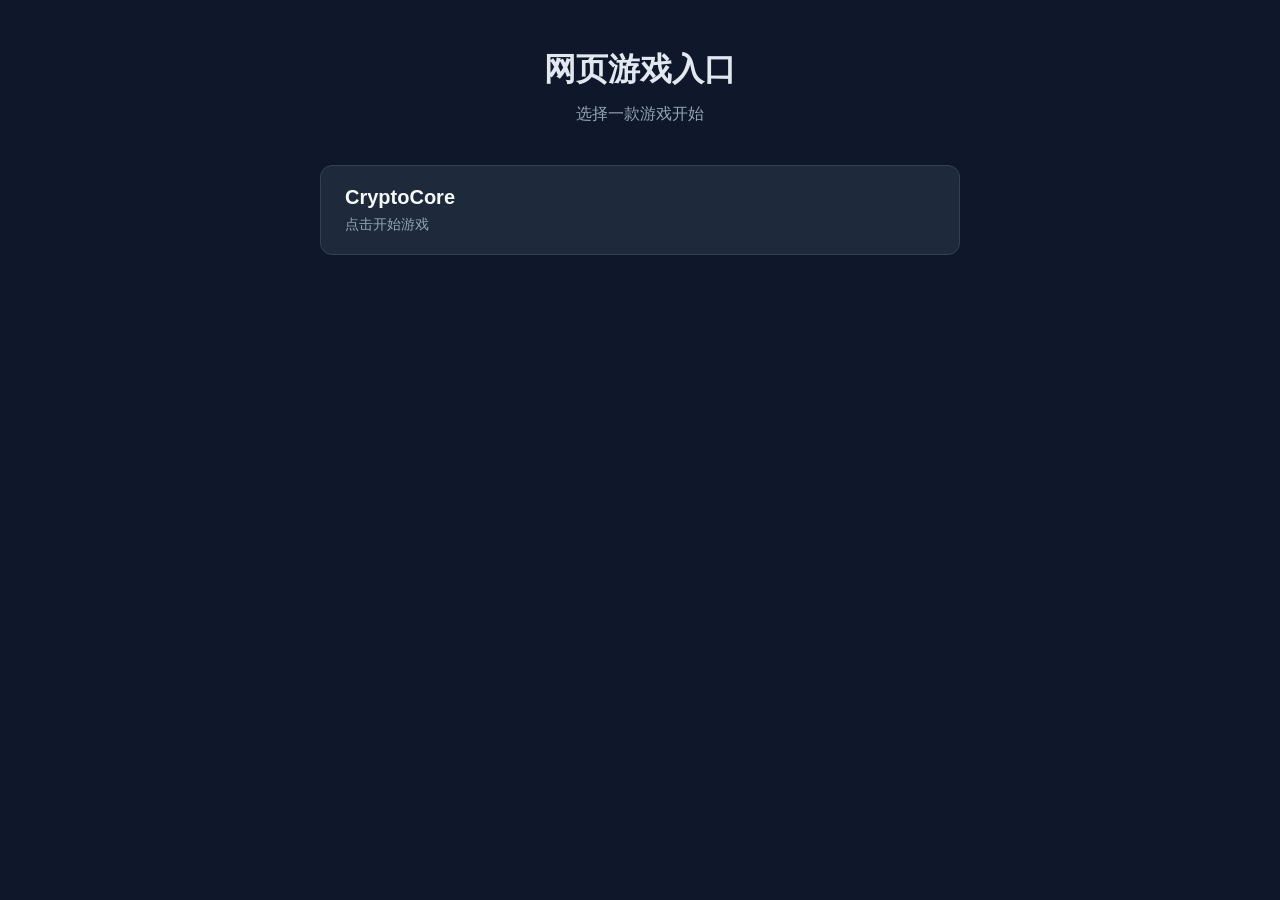
<file: index.html>
<!DOCTYPE html>
<html lang="zh-CN">
<head>
  <meta charset="UTF-8">
  <meta name="viewport" content="width=device-width, initial-scale=1.0">
  <title>游戏入口</title>
  <style>
    * {
      margin: 0;
      padding: 0;
      box-sizing: border-box;
    }

    body {
      font-family: -apple-system, BlinkMacSystemFont, "Segoe UI", Roboto, "Helvetica Neue", Arial, sans-serif;
      background: #0f172a;
      color: #e2e8f0;
      min-height: 100vh;
      display: flex;
      flex-direction: column;
      align-items: center;
      padding: 48px 20px;
    }

    h1 {
      font-size: 2rem;
      margin-bottom: 12px;
      text-align: center;
    }

    p.subtitle {
      color: #94a3b8;
      margin-bottom: 40px;
      text-align: center;
    }

    .game-list {
      width: 100%;
      max-width: 640px;
      display: grid;
      gap: 16px;
    }

    .game-card {
      display: block;
      background: #1e293b;
      border: 1px solid #334155;
      border-radius: 12px;
      padding: 20px 24px;
      text-decoration: none;
      color: inherit;
      transition: transform 0.2s, border-color 0.2s, background 0.2s;
    }

    .game-card:hover,
    .game-card:focus {
      transform: translateY(-2px);
      border-color: #60a5fa;
      background: #27354f;
      outline: none;
    }

    .game-card h2 {
      font-size: 1.25rem;
      margin-bottom: 6px;
      color: #f8fafc;
    }

    .game-card span {
      font-size: 0.875rem;
      color: #94a3b8;
    }

    .empty {
      color: #94a3b8;
      text-align: center;
      margin-top: 40px;
    }

    @media (max-width: 480px) {
      h1 {
        font-size: 1.5rem;
      }

      .game-card {
        padding: 16px 20px;
      }

      .game-card h2 {
        font-size: 1.1rem;
      }
    }
  </style>
</head>
<body>
  <h1>网页游戏入口</h1>
  <p class="subtitle">选择一款游戏开始</p>
  <div class="game-list" id="gameList"></div>

  <script>
    const games = [
      { name: 'CryptoCore', href: 'cryptocore.html' }
    ];

    const gameList = document.getElementById('gameList');

    if (games.length === 0) {
      gameList.innerHTML = '<p class="empty">暂无其他游戏页面</p>';
    } else {
      gameList.innerHTML = games.map(game => `
        <a class="game-card" href="${game.href}">
          <h2>${game.name}</h2>
          <span>点击开始游戏</span>
        </a>
      `).join('');
    }
  </script>
</body>
</html>
</file>
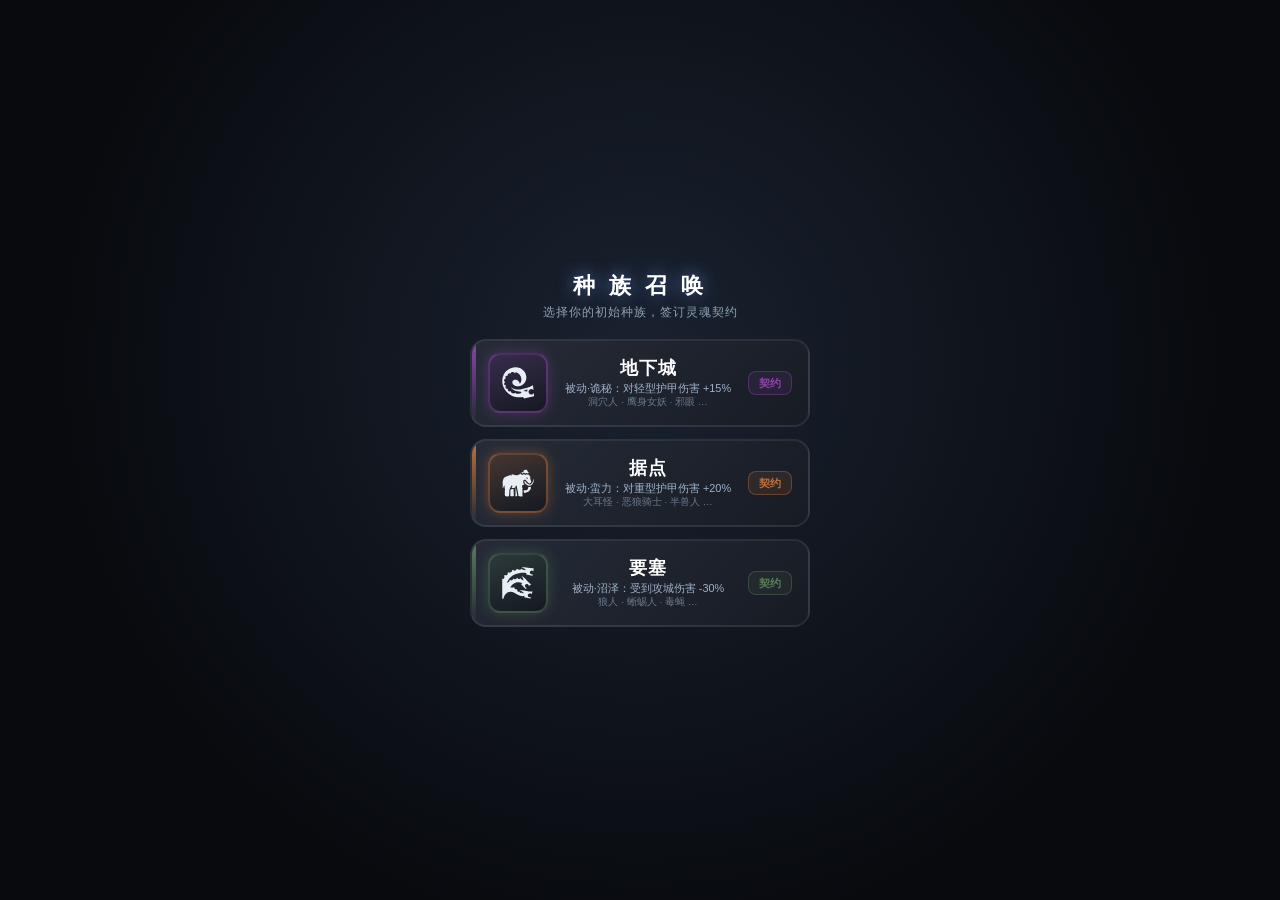
<file: wlyz/index.html>
﻿<!DOCTYPE html>
<html>

<head>
	<meta charset="utf-8">
	<meta name="viewport" content="width=device-width, initial-scale=1.0, maximum-scale=1.0, user-scalable=0">
	<style>
        #yy,.eb,body,html{position:relative}#d,body{background:0 0}#h .eb:hover,button{cursor:pointer}*{font-family:"Comic Sans MS",sans-serif;text-align:center;user-select:none;outline:0;font-size:16px;transition:all 250ms;scrollbar-width:thin;scrollbar-color:#1b1b1b transparent}:focus{outline:0}body,html{width:100%;height:100%;margin:0;overflow:hidden}html{background:#292929;line-height:1.15;-webkit-text-size-adjust:100%}body{max-width:500px;display:flex;justify-content:center;flex-direction:column;margin:0 auto}body>div{margin:1rem}h1{font-size:1.5em;margin:.5em 0 1.2em}b,strong{font-weight:bolder}button{font-family:inherit;line-height:1.15;margin:0;overflow:visible;text-transform:none}button::-moz-focus-inner{border-style:none;padding:0}.oo{height:450px;min-height:450px;max-height:450px}.fc{width:0;height:0;border-left:6px solid transparent;border-right:6px solid transparent;border-bottom:8px solid #fff;margin-top:6px;margin-right:1px;display:none}.n .bd,.n .fc,.passive-active .bd,.passive-active .fc{display:inherit;color:#777;border-bottom-color:#aaa}.n .bd,.n .fc{color:#ddd;border-bottom-color:#fff}.p{background:#222;box-shadow:0 0 4px #000;padding:1rem;border:0;color:#fff;margin-bottom:1rem}#moralityInfo,#statInfo,#trophyInfo,#unitInfo{position:absolute;right:1rem;top:1rem;width:1.75rem;height:1.75rem;display:flex;box-shadow:0 0 4px #000;background:#202020;padding:.5rem}#trophyInfo{top:4rem}#unitInfo{right:8rem;top:1rem}#statInfoContent{text-align:left}#bigPopUp #statInfoContent p{margin:0;text-align:left;border-bottom:1px solid #333;padding-bottom:5px;padding-top:5px}#moralityInfo svg,#statInfo svg,#trophyInfo svg,#unitInfo svg{fill:#7a7a7a}#unitDescription{display:flex;flex-direction:column;justify-content:center;align-items:center}#unitDescription>div,.eb{flex-direction:column;display:flex}#unitDescription>div{box-shadow:0 0 10px #222;justify-content:center;align-items:center;margin-bottom:2rem;padding-top:1rem;width:100%}.unitDescriptionRow{display:flex;margin-bottom:2rem;flex-wrap:wrap;justify-content:center;padding-bottom:1rem}#bigPopUp #unitDescription h1,#nav,.unitDescriptionRow:last-of-type{margin-bottom:0}.unitDescriptionRow>div{width:45%}#enemy .eb span,#nav a svg{margin-bottom:5px}#bigPopUp #unitDescription p{margin-top:0}.unitDescriptionIcon{fill:#fff;width:40px;display:flex}.unitDescriptionAttack,.unitDescriptionDamage,.unitDescriptionDefense,.unitDescriptionHealth,.unitDescriptionSpeed,.unitDescriptionTime{width:55px;display:flex;justify-content:flex-start;align-items:center}.unitDescriptionHealth{width:65px}.unitDescriptionSpeed{width:48px}.unitDescriptionDamage{width:85px}.unitDescriptionTime{width:64px}.unitDescriptionAttack svg,.unitDescriptionDamage svg,.unitDescriptionDefense svg,.unitDescriptionHealth svg,.unitDescriptionSpeed svg,.unitDescriptionTime svg{padding:5px 4px 5px 10px;max-width:23px}#nav{min-height:60px;display:flex}button{font-size:1.5rem;width:100%}button:hover{box-shadow:0 0 5px 2px #111}.eb{align-items:center;padding:.5rem}.eb svg{transition:none}#yy{display:flex;flex-direction:column;height:100%;max-height:600px}#h .eb.not:hover,#nav a{cursor:default}#h .eb.not .c{height:40px}#g,#ss,.c{height:100%}#h .eb.not .c svg{width:30px}#h .eb.n svg,#h .eb:hover svg{transform:scale(1.15,1.15)}#h .eb:hover svg{filter:drop-shadow(0 0 2px #eee)}#h .eb.not:hover>svg{transform:none;filter:none;fill:#aaa}#h .eb span{margin-top:5px}#ll,#stage{margin-bottom:1.5rem}.ba{position:absolute;color:#da3e3f;font-weight:700}#battle,#morality .p,#nav a,#xx{position:relative}#h .ba{top:48px}.af{opacity:.4}#enemy,#h{display:flex;justify-content:center}#enemy{margin-top:3rem;margin-bottom:2rem}#xx div svg,svg{width:40px}#h svg{fill:#fff}#enemy svg{fill:#da3f3f}#battle{display:flex;flex-direction:column}#xx{display:flex;justify-content:space-between;min-height:40px}#xx div{display:flex;align-items:center}#stage,#xx div div{flex-direction:column}#ww{margin-left:8px}#xx #ww{align-items:flex-start}#vv{margin-left:3px}#stage{display:flex;align-items:flex-start;margin-left:1rem}#a,#rr,#s{font-size:1.25rem}#rr{font-size:1.5rem;margin-top:.75rem}#b,#f,#not-generating,.bd{font-size:.75rem;color:#aaa;margin-top:3px}#nav a{text-decoration:none;color:#fff;display:flex;flex-direction:column;align-items:center;width:25%;font-size:.8rem}#nav a.k{cursor:pointer}#nav a.k:hover svg,#nav a.n svg{transform:scale(1.2,1.2)}#clear-colors:hover,#morality .p .color-soul:hover{transform:scale(1.2)}#nav a svg{fill:#fff;width:34px;padding:3px;min-height:34px}#z.k:hover,#z.n{color:#e46262}#z.k:hover svg,#z.n svg{fill:#e46262}#gg.k:hover,#gg.n{color:#81c7ff}#gg.k:hover svg,#gg.n svg{fill:#81c7ff}#aa.k:hover,#aa.n{color:#b5664a}#aa.k:hover svg,#aa.n svg{fill:#b5664a}#aa svg{width:36px;padding:2px}#ff.k:hover,#ff.n{color:#e0a656}#ff.k:hover svg,#ff.n svg{fill:#e0a656}#info.k:hover,#info.n{color:#17a2b8}#info.k:hover svg,#info.n svg{fill:#17a2b8}#morality .p{width:100%}#morality .p .color-souls{width:100%;display:flex;justify-content:space-evenly}.color-soul-notifications{position:absolute;top:3rem;opacity:0;left:2rem;display:flex;justify-content:center;align-items:center;color:#aaa}#morality .p .color-soul,#zz{display:flex;flex-direction:column}.souls-gained-notification{color:#ddd}.color-soul-notifications .color-soul-notification svg{width:24px}#skills>div,.c{width:100%}#morality .p .color-soul{transition:all 250ms;cursor:pointer}#morality .p .color-soul span{margin-top:.5rem}.bd{margin-top:7px;display:none}.redColorText{color:#d64242}.greenColorText{color:#48b138}.blueColorText{color:#5373d8}#zz{background:#a03536;box-shadow:0 0 5px 0 #a03536;color:#fff;align-items:center;min-height:50px}#q,#skills>div{flex-direction:column;display:flex}#zz:hover{background:#da3e3f;box-shadow:0 0 5px 0 #da3e3f}#zz.bc{background:#222;box-shadow:0 0 5px 0 #111}#zz.bc:hover{background:#a03536;box-shadow:0 0 5px 0 #a03536}#zz .info,.info{font-size:.75rem;color:#ddd;margin-top:3px}#q{min-height:125px}#g.done a,#t button{justify-content:space-between;height:50px}#t{display:flex;padding:0 .5rem}#t button{padding:1rem 1.5rem 1rem .75rem;margin:1rem .5rem;display:flex;align-items:center;color:#aaa;background:#1d1d1d;position:relative}#t svg,.c{position:absolute}#t svg{width:16px;border:1px solid #aaa;padding:6px;fill:#aaa;box-shadow:0 0 3px #aaa;border-radius:4px;right:.65rem}#q.done button{color:#fff;cursor:default;padding:1rem 1rem 1rem .75rem}#q.done strong{margin-right:0}#q.done svg{display:none}#g,#g a.ac,#g.done a,#g.done a div,.c{display:flex}#q.done button:hover{box-shadow:0 0 4px #000}#t button:hover{color:#fff}#t button:hover svg{fill:#fff;border-color:#fff}#t button strong{font-size:1rem;margin-right:1.75rem}#t button span{margin-right:1rem;color:#fff}.c{flex-direction:column;background:rgb(34 34 34 / 90%);justify-content:center;align-items:center;box-shadow:0 0 11px #222;text-shadow:0 0 5px #fff;padding:.25rem}#skills,#skills .c{position:relative}#g a,#skills .c{background:#1e1e1e;box-shadow:0 0 4px #000}#nav a .c svg,.c svg{width:20px;fill:#fff;filter:drop-shadow(0 0 5px #fff)}.c span{font-size:.75rem}#skills .c svg{width:50px;filter:drop-shadow(0 0 2px #fff)}#skills .c span{font-size:1.5rem;margin-top:.75rem;text-shadow:0 0 2px #fff}#g{flex-wrap:wrap;justify-content:space-between;padding:.5rem;align-content:flex-start}#g.lock{padding:1rem}#g a{margin:.5rem;flex:1 1 40%;padding:.5rem 0 .6rem;text-decoration:none;color:#aaa;max-width:calc(50% - 1rem)}#g.done a,#j,#l{padding:0}#g.done a{align-items:center;color:#fff;cursor:default}#g.done a>span{margin-left:1rem}#g.done a div{flex-direction:column;padding-left:.75rem;align-items:self-start}#g.done a div.cost{color:#888;border-left:1px solid #333;margin-right:1rem;padding-left:1rem;align-items:center}#g.done a div .skillStats{font-size:.65rem;margin-bottom:2px;color:#888}#g a.open:hover strong,#g.done a.open div{color:#fff}.skillLevelInfo{font-size:.65rem}#g a.ac{flex-direction:column}#e,.ee{display:none}#g a.ac span{font-size:.7rem;margin-top:3px}#g.done a span.buy{margin-top:.25rem;font-size:.75rem}#g a.open{cursor:pointer}#g a.open:hover{box-shadow:0 0 5px 2px #111;transform:scale(1.05,1.05)}#g a.ea,#g a:hover{transform:scale(1,1)}#pp,#qq{font-size:1.5rem;margin:.5rem 0}.ee{background:#fff;width:6px;height:6px;border-radius:100%;position:absolute;top:-6px;box-shadow:0 0 5px #fff}#nav a.dd .ee{display:block}#nav a.cc .ee{display:block;background:#4d84b9;box-shadow:0 0 5px #4d84b9}#nav a.bb .ee{display:block;background:#da3e3f;box-shadow:0 0 5px #da3e3f}#g a.ea:hover{box-shadow:0 0 4px #000;cursor:default}#g a.ea{justify-content:center}#g a.ea svg{width:30px;fill:#aaa}#g a.ea span{margin-left:.25rem;color:#aaa}#g a.ea:hover span{color:#aaa}#info-content{flex-direction:column}#info-content *{box-sizing:border-box;color:#ccc}#info-content #info-tabs{padding-top:0}#info-content textarea{width:100%;height:120px;background:#313131;resize:none;box-shadow:inset 0 0 4px #000;border:0;color:#aaa;text-align:left;padding:.5rem .75rem}#info-content #copy-save,#info-content #hard-reset-game,#info-content #load-game{width:100%;padding:.75rem;background:#191919;margin-top:.5rem;display:block;color:#ccc;text-decoration:none;box-shadow:0 0 4px #000;margin-bottom:1rem}#info-content #hard-reset-game{color:#fff;background:#a03536;box-shadow:0 0 4px #a03536}#info-content>div{width:100%;padding:1rem 2rem;overflow-y:auto}#info-content #info-tabs{overflow:inherit;justify-content:space-evenly;display:flex}#info-content #info-tabs a{box-shadow:0 0 4px #000;padding:.5rem 1rem;background:#222;color:#fff;text-decoration:none;opacity:.5;transition:all 250ms}#info-content #info-tabs a.active,#info-content #info-tabs a:hover{opacity:1;color:#4d84b9}#info-content p{text-align:left;margin-top:1.25rem;line-height:1.5}#info-content li{text-align:left;margin-top:5px}#info-content a{color:#4d84b9}#nn{position:relative;flex-direction:column}#nn>div{width:100%;padding:1rem;overflow-y:auto;box-sizing:border-box}#nn #trophy-tabs{overflow:inherit;justify-content:flex-start;display:flex;padding-top:0}#nn #trophy-tabs a{box-shadow:0 0 4px #000;padding:.5rem 1rem;background:#222;color:#fff;text-decoration:none;opacity:.5;transition:all 250ms;margin-right:1rem}#nn #trophy-tabs .tier-locked{cursor:not-allowed;padding-left:.75rem;justify-content:center;align-items:center;display:flex}#nn #trophy-tabs .tier-locked svg{width:20px;height:20px;fill:#aaa;margin-right:.25rem}#e,#l{position:absolute;height:50px;border:0;box-shadow:0 0 4px #000}#nn #trophy-tabs a.active,#nn #trophy-tabs a:hover{opacity:1;color:#4d84b9}#nn #trophy-tabs a.active.tier-locked,#nn #trophy-tabs a.tier-locked:hover{opacity:.5;color:#fff}#j li,.ae{opacity:.75}#d span,#e,#e .info,#ll{color:#aaa}#j{display:flex;flex-wrap:wrap;margin:0;list-style:none;justify-content:center}#j li{width:32px;height:32px;padding:10px;box-shadow:0 0 4px #000;background:#1f1f1f;margin:7px;cursor:pointer}#j li:hover{transform:scale(1.1,1.1)}#j li.ad:hover{opacity:1}#j li svg{filter:blur(1px)}#j li.ad svg{filter:none}#j svg{fill:#fff;width:auto}#e{flex-direction:column;top:0;width:140px;margin-left:-70px;left:50%;justify-content:center;align-items:center;margin-top:11px;background:#1f1f1f}#d,.ae{left:0}#e:hover,#ll strong{color:#fff}#e:hover{transform:scale(1.075,1.075)}#d{box-shadow:none;position:absolute;top:16px;height:42px;text-shadow:0 0 5px #aaa}#d span{margin-top:7px}#d svg{fill:#aaa;filter:drop-shadow(0 0 5px #aaa)}#mm{margin-bottom:.25rem}#ll{font-size:.8rem}#l{display:flex;top:1rem;right:1rem;width:100px;justify-content:space-around;align-items:center;background:#202020}#m,.ae{height:100%;position:absolute}#m{background:#202020;opacity:.9;width:100%}#l:hover{transform:scale(1.1,1.1)}#l:active,#l:hover,#l:link,#l:visited{color:#202020!important}#m svg{fill:#555;width:30px;margin-top:10px}#l:hover #m svg{fill:#fff;filter:drop-shadow(0 0 5px #fff)}#tt{font-size:2.3rem;margin-top:-5px}.i #y{font-size:2.2rem}.i #r{font-size:2.1rem}.i #d,.i .c{font-size:1.5rem;text-shadow:none}.i #d{top:14px}.i .c{background:rgb(34 34 34 / 95%)}.i .c span{margin-top:5px}.i .eb,.i .eb strong{font-size:2.5rem;text-shadow:0 2px 10px #000}.i .eb span{font-size:1rem}.i #j li{font-size:1.5rem}.i #j li span{filter:blur(1px);font-size:1.75rem}.i #j li.ad span{filter:none;font-size:1.75rem}.i #nav a strong{font-size:2.2rem;margin-bottom:5px;text-shadow:0 2px 10px #000}.i #g .c{font-size:5rem}.i #h .eb span{margin-top:8px}.ae{top:0;width:100%;background:#222;box-shadow:0 0 5px #222}.ad .ae{display:none}@keyframes float{0%,100%{transform:rotate(0)}25%{transform:rotate(5deg)}75%{transform:rotate(-5deg)}}.special{box-shadow:0 0 10px #999!important}#clear-colors,#player-unit-to-uprade{box-shadow:0 0 4px #000;background:#1f1f1f}.special span,.special svg{animation:float 3s linear infinite}::-webkit-scrollbar{width:7px}::-webkit-scrollbar-track{background:0 0}::-webkit-scrollbar-thumb{background:#1b1b1b;border-radius:3px;border:3px solid transparent}.o{color:#666;text-decoration:none;padding:.25rem;border:1px solid #666;display:inline-block;width:40px}.o.n{color:#fff;border-color:#fff}#bigPopUp,#jj,#popUpConfirmation{flex-direction:column;position:absolute;top:50%;left:50%;width:320px;margin-left:-160px;margin-top:-80px;padding:0;align-items:center;background:#292929;box-shadow:0 1px 5px 3px #171717}#bigPopUp{width:450px;margin-left:-225px;margin-top:-200px}#bigPopUp p,#jj p,#popUpConfirmation p{margin:1.5rem;line-height:1.75}#bigPopUp p{margin:1.25rem}#bigPopUpContent{height:310px;overflow-y:auto;max-width:100vw}#player-unit-to-uprade{width:200px;height:110px;display:flex;justify-content:center;align-items:center;margin:1.5rem auto 0;flex-direction:column;position:relative}#player-unit-to-uprade strong{font-size:2.5rem}#clear-colors{width:40px;height:40px;position:absolute;right:3rem;top:14.25rem;display:flex;justify-content:center;align-items:center;transition:all 250ms;cursor:pointer}#clear-colors svg{width:30px;margin-top:-5px}#select-unit-to-upgrade{display:flex;justify-content:space-evenly;align-items:center;margin-top:1rem;margin-bottom:1rem}#player-unit-damage-bonus{margin-top:.5rem;font-size:.8rem;display:flex;justify-content:center;align-items:center}#player-unit-damage-bonus .color-amount{display:flex;justify-content:center;align-items:center;margin:0 .25rem}#player-unit-damage-bonus.max-color #max-color,#player-unit-damage-bonus.max-color #max-color-span{display:inherit}#player-unit-damage-bonus #max-color,#player-unit-damage-bonus #max-color-span{position:absolute;transform:rotate(-45deg);color:#ddd;filter:drop-shadow(0 0 5px #000) contrast(.5) brightness(1.5);display:none}#player-unit-damage-bonus #max-color{top:0;font-size:1.75rem;left:-1rem}#player-unit-damage-bonus #max-color-span{top:1.5rem;font-size:.8rem;left:.5rem}#player-unit-damage-bonus .color-amount svg{width:1.5rem;margin-right:.25rem}#select-unit-to-upgrade .upgradable-unit{display:flex;flex-direction:column;transition:all 250ms;cursor:pointer}#select-unit-to-upgrade .upgradable-unit strong{display:flex;flex-direction:column;transition:all 250ms;cursor:pointer;font-size:2rem}#select-unit-to-upgrade .upgradable-unit:hover{transform:scale(1.2)}#select-unit-to-upgrade .upgradable-unit .be{margin-top:.5rem}#bigPopUp button,#jj button,#popUpConfirmation button{width:auto;padding:.5rem 1rem;background:#444;outline:0;border:0;color:#fff;box-shadow:0 0 5px #111;margin-bottom:1.5rem;font-size:.8rem}@media (max-width:500px){body{justify-content:flex-end}#yy{margin:0 0 1.75rem}}@media (max-width:460px){#e .info,.skillLevelInfo{display:none}#e{width:80px;margin-left:-40px;height:40px;margin-top:17px}}@media (max-width:380px){#u,#v{display:none}.done #u,.done #v{display:inherit}#g.done a div.cost{padding-left:.5rem;margin-right:.5rem}}
    </style>
	<link rel="stylesheet" href="./app.min.css?v=1">
	<style>html.soul-skip-loading #loading-screen{display:none!important}</style>
	<script>(function(){try{if(localStorage.getItem("soulSkipLoading")==="1"){localStorage.removeItem("soulSkipLoading");document.documentElement.className+=" soul-skip-loading";}}catch(e){}})();</script>

	<title>死亡阴影：亡灵远征</title>
</head>

<body>
	<div id="loading-screen">
		<div class="ls-glow"></div>
		<div class="ls-emblem"><svg viewBox="0 0 512 512"><path d="M256 32l-32 96-96 32 96 32 32 96 32-96 96-32-96-32zM256 288l-24 72-72 24 72 24 24 72 24-72 72-24-72-24z"/></svg></div>
		<div class="ls-title">死亡阴影</div>
		<div class="ls-sub">SHADOW OF DEATH</div>
		<div class="ls-bar"><div class="ls-bar-fill" id="ls-fill"></div></div>
		<div class="ls-tip" id="ls-tip">正在唤醒灵魂…</div>
	</div>
	<div id="tower-fab" title="无尽塔"><span class="ui-ic" data-ic="gear-hammer"></span></div>
	<div id="bounty-fab" title="限时悬赏"><span class="ui-ic" data-ic="sparkles"></span><span id="bounty-badge"></span></div>
	<div id="yy">
		<div id="xx" class="p">
			<div id="y">
				<div id="ww">
					<span id="a"></span>
					<span id="b"></span>
				</div>
			</div>
			<div class="c" id="d">
				<span>等级 20</span>
			</div>
			<button id="e">
				<strong>重置</strong>
				<span class="info">变得更强大！</span>
			</button>
			<div id="r">
				<span class="ui-ic topbar-hero" data-ic="visored-helm"></span>
				<div id="vv">
					<span id="s"></span>
					<span id="f"></span>
				</div>
			</div>
		</div>
		<div class="oo" id="battle">
			<div id="ss" class="p">
				<div class="battle-env"></div>
				<div id="combat-hud">
					<div class="hud-top">
						<span class="hud-side hud-player"><i>我方</i><b id="race-name-player">—</b></span>
						<span class="hud-vs">VS</span>
						<span class="hud-side hud-enemy"><i>敌方</i><b id="race-name-enemy">—</b></span>
					</div>

				</div>
				<button id="trait-peek" type="button">
					<span class="tp-dot"></span><span id="rp-name">—</span><span id="rp-desc"></span><span id="set-bonus-bar"></span>
				</button>
				<div class="battle-field">
					<div id="stage">
						<span id="rr"></span>
						<div class="color-soul-notifications">
							<div class="start-soul-notification">获得 <strong class="souls-gained-notification">X</strong> <span class="soul-name-count-change">灵魂</span>！</div>
						</div>
					</div>
					<div id="enemy"></div>
					<div id="h"></div>
				</div>
			</div>
			<div id="battle-actions">
				<button id="strategy-btn" type="button" aria-label="战术目标"><span class="ui-ic" data-ic="cog"></span></button>
				<button id="battle-tower-btn" class="battle-extra-btn" type="button" aria-label="无尽塔"><span class="ui-ic" data-ic="gear-hammer"></span></button>
				<button id="battle-bounty-btn" class="battle-extra-btn" type="button" aria-label="限时悬赏"><span class="ui-ic" data-ic="sparkles"></span></button>
				<button id="battle-recruit-btn" class="battle-extra-btn" type="button" aria-label="急速征兵"><span class="ui-ic" data-ic="crossed-swords"></span></button>
				<button id="ult-btn">
					<span class="ult-label">必杀</span>
					<span class="ult-charge" id="ult-charge-text">0%</span>
					<div class="ult-fill" id="ult-fill"></div>
				</button>
				<button class="p" id="zz"></button>
			</div>
			<div id="strategy-overlay">
				<div class="strategy-card">
					<div class="sc-title">战术目标</div>
					<button class="sc-opt" data-s="counter">克制优先<em>攻击被克制的目标</em></button>
					<button class="sc-opt" data-s="lowHp">残血优先<em>收割最虚弱的单位</em></button>
					<button class="sc-opt" data-s="highAtk">高攻优先<em>先压制输出核心</em></button>
					<button class="sc-opt" data-s="average">平均攻击<em>均匀分配火力</em></button>
					<button class="sc-close" id="strategy-close">关闭</button>
				</div>
			</div>
			<a href="#" id="unitInfo"><svg xmlns="http://www.w3.org/2000/svg" viewBox="0 0 24 24"><path d="M12 2c5.514 0 10 4.486 10 10s-4.486 10-10 10-10-4.486-10-10 4.486-10 10-10zm0-2c-6.627 0-12 5.373-12 12s5.373 12 12 12 12-5.373 12-12-5.373-12-12-12zm1.25 17c0 .69-.559 1.25-1.25 1.25-.689 0-1.25-.56-1.25-1.25s.561-1.25 1.25-1.25c.691 0 1.25.56 1.25 1.25zm1.393-9.998c-.608-.616-1.515-.955-2.551-.955-2.18 0-3.59 1.55-3.59 3.95h2.011c0-1.486.829-2.013 1.538-2.013.634 0 1.307.421 1.364 1.226.062.847-.39 1.277-.962 1.821-1.412 1.343-1.438 1.993-1.432 3.468h2.005c-.013-.664.03-1.203.935-2.178.677-.73 1.519-1.638 1.536-3.022.011-.924-.284-1.719-.854-2.297z"/></svg></a>
		</div>
		<div class="oo" id="skills">
			<div class="p">
				<div id="q">
					<span id="qq"></span>
					<div id="t">
						<button class="p" id="w">
							<span>攻击</span>
							<strong id="u">0</strong>
							<svg viewBox="0 0 24 24"><path d="M24 10h-10v-10h-4v10h-10v4h10v10h4v-10h10z"/></svg>
						</button>
						<button class="p" id="x">
							<span>防御</span>
							<strong id="v">0</strong>
							<svg viewBox="0 0 24 24"><path d="M24 10h-10v-10h-4v10h-10v4h10v10h4v-10h10z"/></svg>
						</button>
					</div>
				</div>
				<span id="pp">技能</span>
				<div id="g" class="lock">
					<div class='c'>
						<span>等级 3</span>
					</div>
				</div>
				<div>
					<a href="#" class="o" data-id="1">x1</a>
					<a href="#" class="o" data-id="10">x10</a>
					<a href="#" class="o" data-id="50">x50</a>
					<a href="#" class="o" data-id="99999999">最大</a>
				</div>
				<a href="#" id="statInfo"><svg xmlns="http://www.w3.org/2000/svg" viewBox="0 0 24 24"><path d="M12 2c5.514 0 10 4.486 10 10s-4.486 10-10 10-10-4.486-10-10 4.486-10 10-10zm0-2c-6.627 0-12 5.373-12 12s5.373 12 12 12 12-5.373 12-12-5.373-12-12-12zm1.25 17c0 .69-.559 1.25-1.25 1.25-.689 0-1.25-.56-1.25-1.25s.561-1.25 1.25-1.25c.691 0 1.25.56 1.25 1.25zm1.393-9.998c-.608-.616-1.515-.955-2.551-.955-2.18 0-3.59 1.55-3.59 3.95h2.011c0-1.486.829-2.013 1.538-2.013.634 0 1.307.421 1.364 1.226.062.847-.39 1.277-.962 1.821-1.412 1.343-1.438 1.993-1.432 3.468h2.005c-.013-.664.03-1.203.935-2.178.677-.73 1.519-1.638 1.536-3.022.011-.924-.284-1.719-.854-2.297z"/></svg></a>
			</div>
		</div>
		<div class="oo" id="morality">
			<div class="p">
				<h1 style="margin-bottom: 0.75rem;">道德</h1>
				<p style="font-size: .8rem; margin-bottom: 1.5rem; margin-top: 0; color: #aaa;">注入灵魂，让你的军队更强！</p>
				<div class="color-souls">
					<div class="color-soul" data-id="0">
						<svg xmlns="http://www.w3.org/2000/svg" viewBox="0 0 512 512" style="fill: #d64242; filter: drop-shadow(0px 0px 10px #000);"><defs/><path d="M261 18c-41 189-161 189-161 322 0 89 82 153 161 153 81 0 158-64 158-147 0-127-116-139-158-328zm-96 207c20 28 49 50 85 67-53 34-105 4-85-67zm186 0c20 71-32 101-85 67 36-17 65-39 85-67zm-228 91c13 15 32 29 53 39 1 19 7 34 24 53-1-16 0-31 3-43a207 207 0 00111 1c3 12 4 26 3 42 16-19 23-33 24-52 23-10 42-24 56-40-2 57-41 105-94 122l-11-34-13 39a143 143 0 01-38 0l-13-39-11 34c-53-17-92-65-94-122z"/></svg>
						<span id="red-soul-count">0</span>
					</div>
					<div class="color-soul" data-id="1">
						<svg xmlns="http://www.w3.org/2000/svg" viewBox="0 0 512 512" style="fill: #48b138; filter: drop-shadow(0px 0px 10px #000);"><defs/><path d="M261 18c-41 189-161 189-161 322 0 89 82 153 161 153 81 0 158-64 158-147 0-127-116-139-158-328zm-96 207c20 28 49 50 85 67-53 34-105 4-85-67zm186 0c20 71-32 101-85 67 36-17 65-39 85-67zm-228 91c13 15 32 29 53 39 1 19 7 34 24 53-1-16 0-31 3-43a207 207 0 00111 1c3 12 4 26 3 42 16-19 23-33 24-52 23-10 42-24 56-40-2 57-41 105-94 122l-11-34-13 39a143 143 0 01-38 0l-13-39-11 34c-53-17-92-65-94-122z"/></svg>
						<span id="green-soul-count">0</span>
					</div>
					<div class="color-soul" data-id="2">
						<svg xmlns="http://www.w3.org/2000/svg" viewBox="0 0 512 512" style="fill: #5373d8; filter: drop-shadow(0px 0px 10px #000);"><defs/><path d="M261 18c-41 189-161 189-161 322 0 89 82 153 161 153 81 0 158-64 158-147 0-127-116-139-158-328zm-96 207c20 28 49 50 85 67-53 34-105 4-85-67zm186 0c20 71-32 101-85 67 36-17 65-39 85-67zm-228 91c13 15 32 29 53 39 1 19 7 34 24 53-1-16 0-31 3-43a207 207 0 00111 1c3 12 4 26 3 42 16-19 23-33 24-52 23-10 42-24 56-40-2 57-41 105-94 122l-11-34-13 39a143 143 0 01-38 0l-13-39-11 34c-53-17-92-65-94-122z"/></svg>
						<span id="blue-soul-count">0</span>
					</div>
				</div>
				<div id="player-unit-to-uprade">

				</div>
				<div id="clear-colors">
					<svg xmlns="http://www.w3.org/2000/svg" viewBox="0 0 512 512"><defs/><path fill="#fff" d="M199 103v50h-78v30h270v-30h-78v-50H199zm18 18h78v32h-78v-32zm-79 80l30 286h176l30-286H138zm62 13l1 9 16 224 1 9-18 2-1-9-16-224-1-9 18-2zm112 0l18 2-1 9-16 224-1 9-18-2 1-9 16-224 1-9zm-65 1h18v242h-18V215z"/></svg>
				</div>
				<div id="select-unit-to-upgrade">

				</div>
				<a href="#" id="moralityInfo"><svg xmlns="http://www.w3.org/2000/svg" viewBox="0 0 24 24"><path d="M12 2c5.514 0 10 4.486 10 10s-4.486 10-10 10-10-4.486-10-10 4.486-10 10-10zm0-2c-6.627 0-12 5.373-12 12s5.373 12 12 12 12-5.373 12-12-5.373-12-12-12zm1.25 17c0 .69-.559 1.25-1.25 1.25-.689 0-1.25-.56-1.25-1.25s.561-1.25 1.25-1.25c.691 0 1.25.56 1.25 1.25zm1.393-9.998c-.608-.616-1.515-.955-2.551-.955-2.18 0-3.59 1.55-3.59 3.95h2.011c0-1.486.829-2.013 1.538-2.013.634 0 1.307.421 1.364 1.226.062.847-.39 1.277-.962 1.821-1.412 1.343-1.438 1.993-1.432 3.468h2.005c-.013-.664.03-1.203.935-2.178.677-.73 1.519-1.638 1.536-3.022.011-.924-.284-1.719-.854-2.297z"/></svg></a>

				<div>
					<a href="#" class="o" data-id="1">x1</a>
					<a href="#" class="o" data-id="10">x10</a>
					<a href="#" class="o" data-id="50">x50</a>
					<a href="#" class="o" data-id="99999999">最大</a>
				</div>
			</div>
		</div>
		<div class="oo" id="nn">
			<div id="trophy-tabs">
				<a href="#" id="t1-tab">一阶</a>
				<a href="#" id="t2-tab" class="tier-locked">二阶</a>
				<a href="#" id="t3-tab" class="tier-locked">三阶</a>
				<a href="#" id="ucx-tab">兵种图鉴</a>
				<a href="#" id="rcx-tab">种族图鉴</a>
			</div>
			<div class="p">
				<div id="trophy-list-view">
				<h1 id="mm"></h1>
				<p id="ll">全局 <strong id="kk"></strong> 加成</p>
				<ul id="j"></ul>
				</div>
				<div id="unit-codex-view" style="display:none;">
					<div id="unit-codex"></div>
				</div>
				<div id="race-codex-view" style="display:none;">
					<div id="race-codex"></div>
					<p class="codex-bonus-note">图鉴奖励：每扮演 1 族 +0.5%，每击败 1 族 +1%</p>
				</div>
				<a href="#" id="trophyInfo"><svg xmlns="http://www.w3.org/2000/svg" viewBox="0 0 24 24"><path d="M12 2c5.514 0 10 4.486 10 10s-4.486 10-10 10-10-4.486-10-10 4.486-10 10-10zm0-2c-6.627 0-12 5.373-12 12s5.373 12 12 12 12-5.373 12-12-5.373-12-12-12zm1.25 17c0 .69-.559 1.25-1.25 1.25-.689 0-1.25-.56-1.25-1.25s.561-1.25 1.25-1.25c.691 0 1.25.56 1.25 1.25zm1.393-9.998c-.608-.616-1.515-.955-2.551-.955-2.18 0-3.59 1.55-3.59 3.95h2.011c0-1.486.829-2.013 1.538-2.013.634 0 1.307.421 1.364 1.226.062.847-.39 1.277-.962 1.821-1.412 1.343-1.438 1.993-1.432 3.468h2.005c-.013-.664.03-1.203.935-2.178.677-.73 1.519-1.638 1.536-3.022.011-.924-.284-1.719-.854-2.297z"/></svg></a>
			</div>
		</div>
		<div class="oo" id="info-content">
			<div id="info-tabs">
				<a href="#" id="info-tab">信息</a>
				<a href="#" id="export">存档管理</a>
				<a href="#" id="sound" style="padding: 0; display: flex; justify-content: center; align-items: center;">
					<svg style="fill: #ccc; display: none" id="sound-is-on" xmlns="http://www.w3.org/2000/svg" width="24" height="24" viewBox="0 0 24 24"><path d="M5 17h-5v-10h5v10zm2-10v10l9 5v-20l-9 5zm17 4h-5v2h5v-2zm-1.584-6.232l-4.332 2.5 1 1.732 4.332-2.5-1-1.732zm1 12.732l-4.332-2.5-1 1.732 4.332 2.5 1-1.732z"/></svg>
					<svg style="fill: #ccc;" id="sound-is-off" xmlns="http://www.w3.org/2000/svg" width="24" height="24" viewBox="0 0 24 24"><path d="M22 1.269l-18.455 22.731-1.545-1.269 3.841-4.731h-1.827v-10h4.986v6.091l2.014-2.463v-3.628l5.365-2.981 4.076-5.019 1.545 1.269zm-10.986 15.926v.805l8.986 5v-16.873l-8.986 11.068z"/></svg>
				</a>
			</div>
			<div class="p" id="info-tab-info-tab-content">
				<div class="about-hero">
					<div class="about-title">死亡阴影</div>
					<div class="about-sub">SHADOW OF DEATH · 亡灵远征</div>
				</div>

				<div class="about-section">
					<h2>关于游戏</h2>
					<p>《死亡阴影：亡灵远征》是基于《英雄无敌 3：死亡阴影》世界观的<strong>非商业同人衍生作品</strong>。</p>
					<p>埃拉西亚大陆的平衡已被打破。亡灵大军从墓园深处苏醒，九大种族在暗影中重新洗牌。作为一位亡灵领主，你将召唤属于自己的军队，在无尽的征伐中夺取大陆的统治权。</p>
					<p>本作将英雄无敌的种族与兵种、魔兽争霸的攻防克制，融合为适合手机竖屏的放置策略体验。本作品为个人爱好者创作，与《英雄无敌》系列的任何发行商、开发商无任何关联或授权关系。</p>
				</div>

				<div class="about-section">
					<h2>无尽塔</h2>
					<button id="tower-open-btn" type="button">进入无尽塔</button>
				</div>

				<div class="about-section">
					<h2>战力里程碑</h2>
					<div id="milestone-list"></div>
				</div>

				<div class="about-section">
					<h2>核心玩法</h2>
					<ul>
						<li>九大种族随机对战，平衡极差仅 1.1%</li>
						<li>五大攻击类型克制六大护甲类型，最高 2 倍伤害</li>
						<li>12 种单位特技 + 9 种族专属被动 + 三系套装协同</li>
						<li>离线自动推关，回来领取战果</li>
					</ul>
				</div>

				<div class="about-section">
					<h2>素材鸣谢</h2>
					<p>单位与界面图标来自 <a href="https://game-icons.net" target="_blank" rel="noopener">game-icons.net</a>，遵循 <a href="http://creativecommons.org/licenses/by/3.0/" target="_blank" rel="noopener">CC BY 3.0</a> 授权协议。</p>
				</div>

				<div class="about-section">
					<h2>法律条款</h2>
					<div class="legal-links">
						<a href="privacy-policy.html" target="_blank" rel="noopener" class="legal-link">
							<span>隐私政策</span><span class="legal-arrow">›</span>
						</a>
						<a href="terms-of-service.html" target="_blank" rel="noopener" class="legal-link">
							<span>用户协议</span><span class="legal-arrow">›</span>
						</a>
					</div>
				</div>
			</div>
			<div class="p" id="info-tab-export-content">
				<div class="save-block">
					<h3 class="save-title">导出存档</h3>
					<p class="save-hint">复制下方内容，妥善保存在记事本或云笔记中</p>
					<textarea id="current-save" readonly></textarea>
					<a href="#" id="copy-save">复制存档</a>
				</div>

				<div class="save-block">
					<h3 class="save-title">导入存档</h3>
					<p class="save-hint">粘贴已有存档内容，将覆盖当前进度</p>
					<textarea id="new-save"></textarea>
					<a href="#" id="load-game">载入存档</a>
				</div>

				<div class="save-block">
					<h3 class="save-title">新手引导</h3>
					<p class="save-hint">重新播放新手引导教程</p>
					<button id="tutorial-open-btn" type="button">重看新手引导</button>
				</div>

				<div class="save-block">
					<h3 class="save-title">永久强化</h3>
					<p class="save-hint">消耗金币永久提升全军攻击与防御，重置关卡也保留</p>
					<div id="permanent-info"></div>
				</div>

				<div class="save-block save-danger">
					<h3 class="save-title">硬重置</h3>
					<p class="save-hint">清空所有进度，从零开始，并重新播放新手引导。此操作<strong>不可撤销</strong></p>
					<a href="#" id="hard-reset-game">重置游戏</a>
				</div>
			</div>
			<div class="p" id="info-tab-import-content" style="display:none;"></div>
			<div class="p" id="info-tab-hard-reset-content" style="display:none;"></div>
		</div>
		<div class="p" id="nav">
			<a href="#" id="z" class="k n">
				<span>战斗</span>
			</a>
			<a href="#" id="aa">
				<span>技能</span>
				<div class='c'>
					<span>等级 2</span>
				</div>
				<div class="ee"></div>
			</a>
			<a href="#" id="gg">
				<span>道德</span>
				<div class='c'>
					<span>等级 30</span>
				</div>
				<div class="ee"></div>
			</a>
			<a href="#" id="ff" class="k">
				<span>成就</span>
				<div class="ee"></div>
			</a>
			<a href="#" id="info" class="k">
				<span class="ui-ic" data-ic="cog"></span>
				<span>设置</span>
			</a>
		</div>
		<div id="jj" class="p">
			<p id="ii"></p>
			<button id="hh">确定</button>
		</div>
		<div id="bigPopUp" class="p">
			<p id="bigPopUpContent"></p>
			<button id="bigPopUpClose">确定</button>
		</div>
		<div id="popUpConfirmation" class="p">
			<p id="popUpConfirmationContent"></p>
			<div>
				<button id="popUpConfirmationClose">取消</button>
				<button id="popUpConfirmationContinue">确定</button>
			</div>
		</div>
	</div>
	<script>window.__loadErrors=[];window.addEventListener("error",function(e){window.__loadErrors.push(String(e.message)+" @"+(e.filename||"").split("/").pop()+":"+e.lineno+":"+e.colno)});</script>
	<script src="./app.min.js?v=1"></script>
</body>

</html>
</file>
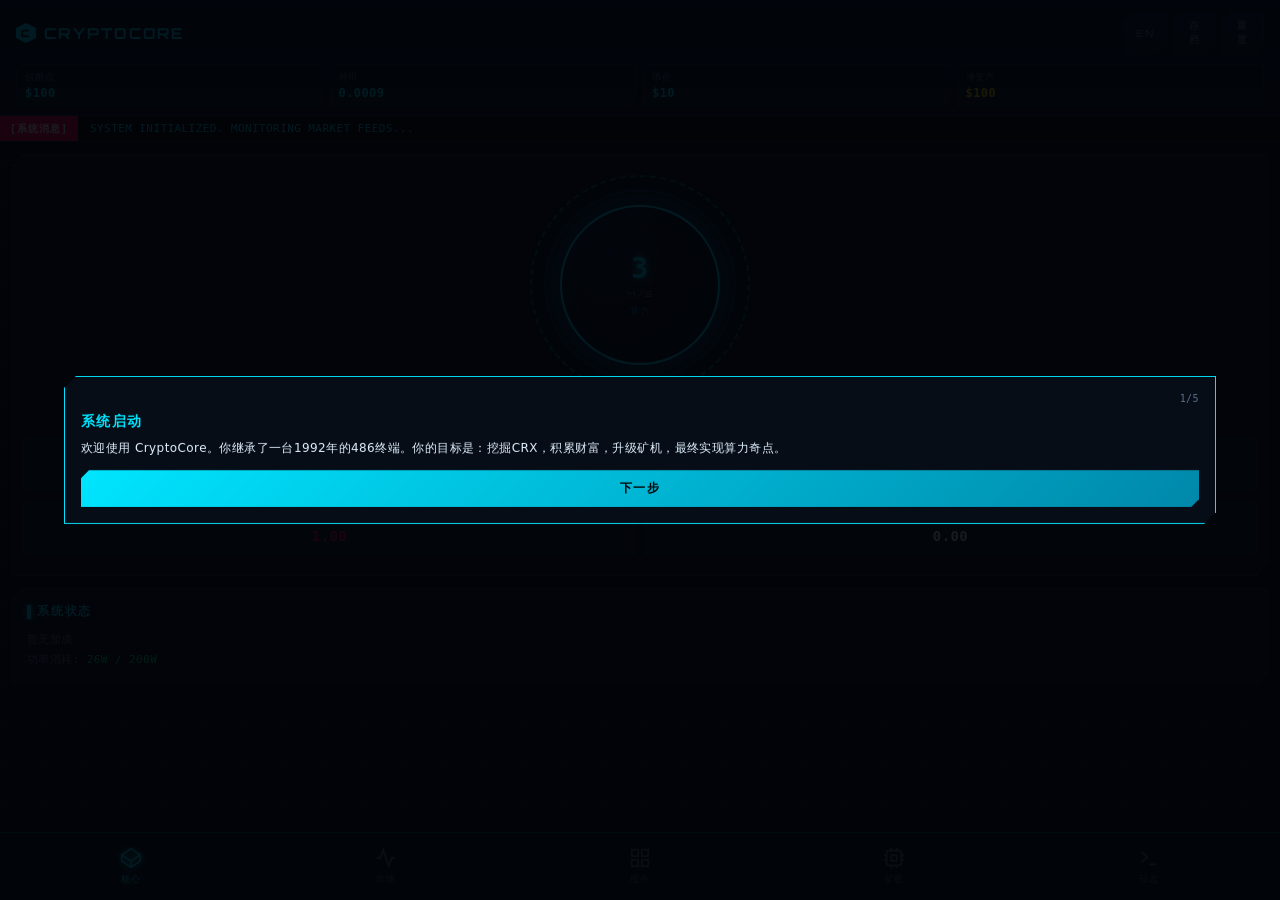
<file: cryptocore.html>
<!DOCTYPE html>
<html lang="zh-CN">
<head>
<meta charset="UTF-8">
<meta name="viewport" content="width=device-width,initial-scale=1,maximum-scale=1,user-scalable=no,viewport-fit=cover">
<title>CryptoCore · 算力帝国</title>
<style>
  @import url('https://fonts.googleapis.com/css2?family=Orbitron:wght@500;700&family=Rajdhani:wght@500;700&display=swap');
  *{box-sizing:border-box;margin:0;padding:0;-webkit-tap-highlight-color:transparent}
  :root{
    --bg-deep:#020408; --bg-panel:rgba(8,14,24,0.85); --bg-panel-hover:rgba(15,25,40,0.95);
    --border-subtle:rgba(0,229,255,0.12); --border-glow:rgba(0,229,255,0.4);
    --cyan:#00e5ff; --cyan-dim:#0088aa; --purple:#b026ff; --pink:#ff0055;
    --green:#00ff88; --yellow:#ffcc00; --red:#ff0055;
    --text-main:#e0f0ff; --text-dim:#5a708a;
    --font-tech:'Orbitron', 'Rajdhani', system-ui, sans-serif;
    --font-num:'JetBrains Mono', ui-monospace, SFMono-Regular, Menlo, Monaco, Consolas, monospace;
  }
  html,body{height:100%;overflow:hidden}
  body{font-family:var(--font-tech);background:var(--bg-deep);color:var(--text-main);font-size:14px;display:flex;flex-direction:column;padding-bottom:env(safe-area-inset-bottom);letter-spacing:0.03em}
  body::before{content:"";position:fixed;inset:0;background:linear-gradient(rgba(0,229,255,0.02) 1px,transparent 1px),linear-gradient(90deg,rgba(0,229,255,0.02) 1px,transparent 1px);background-size:40px 40px;pointer-events:none;z-index:0}
  body::after{content:"";position:fixed;left:0;right:0;height:2px;background:linear-gradient(90deg,transparent,var(--cyan),transparent);opacity:0.15;animation:scanline 6s linear infinite;pointer-events:none;z-index:1}
  @keyframes scanline{0%{top:-10%}100%{top:110%}}
  header{background:linear-gradient(180deg,rgba(0,20,40,0.9),rgba(8,14,24,0.9));padding:12px 16px 8px;border-bottom:1px solid var(--border-subtle);position:relative;z-index:5;backdrop-filter:blur(10px)}
  .toprow{display:flex;justify-content:space-between;align-items:center;gap:10px}
  .title{font-size:15px;font-weight:700;color:var(--cyan);text-transform:uppercase;letter-spacing:0.15em;display:flex;align-items:center;gap:8px}
  .title-hex{width:20px;height:20px;background:var(--cyan);clip-path:polygon(50% 0%,100% 25%,100% 75%,50% 100%,0% 75%,0% 25%);display:flex;align-items:center;justify-content:center;color:#000;font-size:10px;font-weight:900}
  .stats{display:grid;grid-template-columns:repeat(4,1fr);gap:6px;margin-top:10px}
  .stat{background:rgba(0,229,255,0.03);padding:6px 8px;border:1px solid var(--border-subtle);position:relative;clip-path:polygon(6px 0,100% 0,100% calc(100% - 6px),calc(100% - 6px) 100%,0 100%,0 6px)}
  .stat .l{color:var(--text-dim);font-size:9px;text-transform:uppercase;letter-spacing:0.1em}
  .stat .v{color:var(--cyan);font-weight:700;font-size:12px;font-family:var(--font-num);margin-top:2px}
  .stat.total .v{color:var(--yellow)}
  .news-ticker{background:rgba(0,0,0,0.6);color:var(--cyan);padding:6px 0;font-size:11px;white-space:nowrap;overflow:hidden;border-bottom:1px solid var(--border-subtle);position:relative;z-index:4;font-family:var(--font-num)}
  .news-ticker::before{content:attr(data-label);position:absolute;left:0;top:0;bottom:0;background:var(--pink);color:#fff;padding:6px 10px;font-weight:bold;z-index:1;display:flex;align-items:center;font-size:10px;letter-spacing:0.1em}
  .news-ticker span{display:inline-block;padding-left:90px;animation:scroll 30s linear infinite}
  @keyframes scroll{0%{transform:translateX(100%)}100%{transform:translateX(-100%)}}
  main{flex:1;overflow-y:auto;-webkit-overflow-scrolling:touch;padding-bottom:10px;position:relative;z-index:2}
  .page{display:none;padding:12px;animation:fade .3s ease}
  .page.active{display:block}
  @keyframes fade{from{opacity:0;transform:translateY(8px)}to{opacity:1}}
  nav{background:rgba(5,10,18,0.95);border-top:1px solid var(--border-glow);display:flex;padding:8px 4px;padding-bottom:calc(8px + env(safe-area-inset-bottom));position:relative;z-index:5;backdrop-filter:blur(15px)}
  nav button{flex:1;background:transparent;border:none;color:var(--text-dim);padding:6px 2px;font-size:9px;cursor:pointer;display:flex;flex-direction:column;align-items:center;gap:4px;transition:all .2s;text-transform:uppercase;letter-spacing:0.1em;font-family:var(--font-tech)}
  nav button.active{color:var(--cyan);text-shadow:0 0 10px var(--cyan)}
  nav button svg{width:22px;height:22px;transition:all .2s}
  nav button.active svg{filter:drop-shadow(0 0 5px var(--cyan))}
  .card{background:var(--bg-panel);border:1px solid var(--border-subtle);padding:14px;margin-bottom:12px;position:relative;clip-path:polygon(12px 0,100% 0,100% calc(100% - 12px),calc(100% - 12px) 100%,0 100%,0 12px);backdrop-filter:blur(5px)}
  .card::before,.card::after{content:"";position:absolute;width:10px;height:10px;border:1px solid var(--cyan);opacity:0.5}
  .card::before{top:0;left:0;border-right:none;border-bottom:none}
  .card::after{bottom:0;right:0;border-left:none;border-top:none}
  .card h3{font-size:12px;margin-bottom:10px;color:var(--cyan);text-transform:uppercase;letter-spacing:0.15em;display:flex;align-items:center;gap:6px}
  .card h3::before{content:"";width:4px;height:14px;background:var(--cyan);box-shadow:0 0 8px var(--cyan)}
  .mine-hero{text-align:center;padding:20px 10px}
  .reactor{position:relative;width:220px;height:220px;margin:0 auto 16px}
  .reactor-glow{position:absolute;inset:-20px;border-radius:50%;background:radial-gradient(circle,rgba(0,229,255,0.15),transparent 70%);animation:pulseGlow 3s ease-in-out infinite;pointer-events:none}
  @keyframes pulseGlow{0%,100%{opacity:0.5;transform:scale(0.95)}50%{opacity:1;transform:scale(1.05)}}
  .reactor-ring{position:absolute;inset:0;border-radius:50%;border:2px solid rgba(0,229,255,0.2);pointer-events:none}
  .reactor-ring.outer{border-style:dashed;animation:spin 20s linear infinite;border-color:rgba(0,229,255,0.4)}
  .reactor-ring.inner{inset:15px;border-width:1px;border-color:rgba(176,38,255,0.3);animation:spin 15s linear infinite reverse}
  @keyframes spin{to{transform:rotate(360deg)}}
  .hash-circle{position:absolute;inset:30px;border-radius:50%;background:radial-gradient(circle at 30% 30%,#0a1525,#020408);border:2px solid var(--cyan);display:flex;flex-direction:column;align-items:center;justify-content:center;box-shadow:0 0 30px rgba(0,229,255,0.3),inset 0 0 20px rgba(0,229,255,0.1);cursor:pointer;user-select:none;touch-action:manipulation;transition:transform .1s cubic-bezier(0.2,0.8,0.2,1),box-shadow .1s}
  .hash-circle:active{transform:scale(0.92);box-shadow:0 0 50px rgba(0,229,255,0.6),inset 0 0 30px rgba(0,229,255,0.3)}
  .hash-value{font-size:28px;font-weight:800;color:var(--cyan);font-family:var(--font-num);text-shadow:0 0 10px var(--cyan)}
  .hash-unit{font-size:10px;color:var(--text-dim);margin-top:2px;letter-spacing:0.2em}
  .hash-label{font-size:9px;color:var(--cyan-dim);margin-top:6px;text-transform:uppercase;letter-spacing:0.15em}
  .click-hint{font-size:10px;color:var(--text-dim);margin-bottom:12px;opacity:.6;letter-spacing:0.1em}
  .particle{position:absolute;width:4px;height:4px;background:var(--cyan);box-shadow:0 0 6px var(--cyan);border-radius:50%;pointer-events:none;animation:particleFly 0.8s cubic-bezier(0.1,0.8,0.3,1) forwards}
  @keyframes particleFly{0%{transform:translate(0,0) scale(1);opacity:1}100%{transform:translate(var(--tx),var(--ty)) scale(0);opacity:0}}
  .float-num{position:absolute;pointer-events:none;font-weight:bold;color:var(--cyan);font-size:14px;font-family:var(--font-num);text-shadow:0 0 8px var(--cyan);animation:floatUp 1s ease-out forwards;z-index:10}
  @keyframes floatUp{0%{opacity:1;transform:translate(-50%,-50%) scale(1)}100%{opacity:0;transform:translate(-50%,-80px) scale(1.5)}}
  .mine-stats{display:grid;grid-template-columns:1fr 1fr;gap:8px;margin-top:12px}
  .mine-stat{background:rgba(0,229,255,0.03);padding:10px;text-align:center;border:1px solid var(--border-subtle);position:relative}
  .mine-stat::before{content:"";position:absolute;top:0;left:0;width:100%;height:2px;background:linear-gradient(90deg,transparent,var(--cyan),transparent);opacity:0.3}
  .mine-stat .l{font-size:9px;color:var(--text-dim);text-transform:uppercase;letter-spacing:0.1em}
  .mine-stat .v{font-size:14px;font-weight:700;color:var(--text-main);margin-top:4px;font-family:var(--font-num)}
  .mine-stat.diff .v{color:var(--pink)}
  .btn{background:linear-gradient(135deg,rgba(0,229,255,0.1),rgba(0,229,255,0.05));border:1px solid var(--cyan-dim);color:var(--cyan);padding:10px 14px;font-size:12px;font-weight:600;cursor:pointer;width:100%;transition:all .2s;text-transform:uppercase;letter-spacing:0.1em;font-family:var(--font-tech);clip-path:polygon(8px 0,100% 0,100% calc(100% - 8px),calc(100% - 8px) 100%,0 100%,0 8px)}
  .btn:hover{background:rgba(0,229,255,0.2);box-shadow:0 0 15px rgba(0,229,255,0.2)}
  .btn:active{transform:scale(0.97)}
  .btn:disabled{opacity:.3;cursor:not-allowed;filter:grayscale(1)}
  .btn.sec{background:rgba(255,255,255,0.02);border-color:var(--border-subtle);color:var(--text-dim)}
  .btn.sm{padding:6px 10px;font-size:10px}
  .btn.red{background:linear-gradient(135deg,rgba(255,0,85,0.2),rgba(255,0,85,0.05));border-color:var(--pink);color:var(--pink)}
  .btn.green{background:linear-gradient(135deg,rgba(0,255,136,0.2),rgba(0,255,136,0.05));border-color:var(--green);color:var(--green)}
  .btn.primary{background:linear-gradient(135deg,var(--cyan),var(--cyan-dim));color:#000;border:none;font-weight:700}
  .price-display{text-align:center;padding:12px}
  .price-big{font-size:32px;font-weight:800;color:var(--yellow);font-family:var(--font-num);text-shadow:0 0 15px rgba(255,204,0,0.3)}
  .price-change{font-size:13px;margin-top:4px;font-family:var(--font-num);font-weight:600}
  .price-change.up{color:var(--green)}
  .price-change.down{color:var(--pink)}
  .chart-wrap{position:relative;width:100%;height:120px;margin-top:10px}
  #chart{width:100%;height:100%;background:rgba(0,0,0,0.3);border:1px solid var(--border-subtle)}
  .pulse-dot{position:absolute;width:8px;height:8px;background:var(--green);border-radius:50%;box-shadow:0 0 10px var(--green);pointer-events:none;transform:translate(-50%,-50%);animation:dotPulse 1.5s ease-in-out infinite}
  @keyframes dotPulse{0%,100%{box-shadow:0 0 5px var(--green)}50%{box-shadow:0 0 20px var(--green),0 0 40px var(--green)}}
  .trade-row{display:flex;gap:8px;margin-top:8px}
  .trade-row input{flex:1;background:rgba(0,0,0,0.4);border:1px solid var(--border-subtle);color:var(--text-main);padding:10px;font-size:13px;font-family:var(--font-num);outline:none;transition:border-color .2s}
  .trade-row input:focus{border-color:var(--cyan)}
  .quick-btns{display:flex;gap:4px;margin-top:8px}
  .quick-btns button{flex:1;background:rgba(0,229,255,0.05);border:1px solid var(--border-subtle);color:var(--text-dim);padding:6px;font-size:10px;font-family:var(--font-num);cursor:pointer;transition:all .2s}
  .quick-btns button:hover{background:rgba(0,229,255,0.15);color:var(--cyan)}
  .item{background:var(--bg-panel);border:1px solid var(--border-subtle);padding:12px;margin-bottom:8px;position:relative;clip-path:polygon(8px 0,100% 0,100% calc(100% - 8px),calc(100% - 8px) 100%,0 100%,0 8px);transition:all .2s}
  .item:hover{background:var(--bg-panel-hover);border-color:var(--border-glow)}
  .item.owned{border-color:rgba(0,255,136,0.3)}
  .item-head{display:flex;justify-content:space-between;align-items:flex-start;gap:6px}
  .item-name{font-size:13px;font-weight:700;color:var(--text-main)}
  .item-era{font-size:9px;color:var(--purple);background:rgba(176,38,255,0.15);padding:2px 6px;margin-left:6px;letter-spacing:0.1em}
  .item-desc{font-size:10px;color:var(--text-dim);margin:6px 0;line-height:1.5;display:-webkit-box;-webkit-line-clamp:2;-webkit-box-orient:vertical;overflow:hidden}
  .item-foot{display:flex;justify-content:space-between;align-items:center;margin-top:8px;gap:6px}
  .item-stats{font-size:10px;color:var(--green);font-family:var(--font-num)}
  .item-price{font-size:13px;font-weight:700;color:var(--yellow);font-family:var(--font-num)}
  .filter-bar{display:flex;gap:6px;margin-bottom:12px;overflow-x:auto;padding-bottom:4px}
  .filter-bar button{background:rgba(0,229,255,0.03);border:1px solid var(--border-subtle);color:var(--text-dim);padding:6px 12px;font-size:10px;white-space:nowrap;cursor:pointer;transition:all .2s;text-transform:uppercase;letter-spacing:0.1em;font-family:var(--font-tech)}
  .filter-bar button.active{background:rgba(0,229,255,0.15);color:var(--cyan);border-color:var(--cyan);box-shadow:0 0 10px rgba(0,229,255,0.2)}
  .unlock-hint{text-align:center;color:var(--text-dim);font-size:11px;padding:24px 12px;background:rgba(0,0,0,0.3);border:1px dashed var(--border-subtle)}
  .rig-slot{background:rgba(0,0,0,0.3);border:1px solid var(--border-subtle);padding:10px 12px;margin-bottom:6px;display:flex;justify-content:space-between;align-items:center;transition:all .2s}
  .rig-slot:hover{border-color:var(--border-glow)}
  .slot-empty{color:var(--text-dim);font-style:italic;font-size:11px}
  .slot-label{font-size:9px;color:var(--cyan-dim);text-transform:uppercase;letter-spacing:0.15em}
  .slot-name{font-size:12px;font-weight:600;margin-top:3px}
  .slot-stats{font-size:10px;color:var(--green);margin-top:3px;font-family:var(--font-num)}
  .log-entry{font-size:11px;padding:8px 10px;border-left:2px solid var(--cyan-dim);background:rgba(0,0,0,0.3);margin-bottom:4px;font-family:var(--font-num)}
  .log-entry .t{color:var(--text-dim);font-size:9px;margin-top:2px}
  .log-entry.warn{border-color:var(--pink)}
  .log-entry.good{border-color:var(--green)}
  .toast{position:fixed;top:60px;left:50%;transform:translateX(-50%);background:rgba(5,10,18,0.95);border:1px solid var(--cyan);padding:10px 18px;font-size:12px;z-index:2000;box-shadow:0 0 20px rgba(0,229,255,0.3);backdrop-filter:blur(10px);animation:toastIn .2s,toastOut .2s 2.3s forwards;max-width:90%;text-align:center;letter-spacing:0.05em}
  .toast.news{border-color:var(--yellow);color:var(--yellow);box-shadow:0 0 20px rgba(255,204,0,0.3)}
  @keyframes toastIn{from{opacity:0;transform:translate(-50%,-15px)}}
  @keyframes toastOut{to{opacity:0;transform:translate(-50%,-15px)}}
  .empty{text-align:center;color:var(--text-dim);padding:24px 12px;font-size:12px}
  .save-bar{display:flex;gap:6px}
  .save-bar button{flex:1;font-size:9px;padding:6px 8px}
  .tutorial-overlay{position:fixed;inset:0;z-index:1500;pointer-events:none;display:none}
  .tutorial-overlay.active{display:block;pointer-events:auto}
  .tutorial-mask{position:absolute;inset:0;background:rgba(2,4,8,0.9);transition:clip-path .3s ease}
  .tutorial-box{position:absolute;left:5%;right:5%;background:rgba(8,14,24,0.98);border:1px solid var(--cyan);padding:16px;box-shadow:0 0 30px rgba(0,229,255,0.4);z-index:1501;backdrop-filter:blur(15px);clip-path:polygon(12px 0,100% 0,100% calc(100% - 12px),calc(100% - 12px) 100%,0 100%,0 12px)}
  .tutorial-box h4{color:var(--cyan);font-size:14px;margin-bottom:8px;display:flex;align-items:center;gap:8px;text-transform:uppercase;letter-spacing:0.1em}
  .tutorial-box p{font-size:12px;color:var(--text-main);line-height:1.6;margin-bottom:12px;font-family:system-ui,sans-serif}
  .tutorial-box .step-ind{font-size:10px;color:var(--text-dim);text-align:right;margin-bottom:8px;font-family:var(--font-num)}
  .tutorial-highlight{position:relative;z-index:1502;box-shadow:0 0 0 9999px rgba(2,4,8,0.9);border-radius:4px}
  .hash-circle.tutorial-highlight{border-radius:50%}
</style>
</head>
<body>

<header>
  <div class="toprow">
    <div class="title"><div class="title-hex">C</div> <span data-i18n="title">CryptoCore</span></div>
    <div class="save-bar">
      <button class="btn sec sm" id="langBtn" onclick="toggleLang()">EN</button>
      <button class="btn sec sm" onclick="saveGame()" data-i18n="save">SAVE</button>
      <button class="btn sec sm" onclick="resetGame()" data-i18n="reset">RESET</button>
    </div>
  </div>
  <div class="stats" id="headerStats">
    <div class="stat"><div class="l" data-i18n="credits">CREDITS</div><div class="v" id="money">$0</div></div>
    <div class="stat"><div class="l" data-i18n="coins">COINS</div><div class="v" id="coins">0</div></div>
    <div class="stat"><div class="l" data-i18n="price">PRICE</div><div class="v" id="price">$10</div></div>
    <div class="stat total"><div class="l" data-i18n="net_worth">NET WORTH</div><div class="v" id="total">$0</div></div>
  </div>
</header>

<div class="news-ticker" id="newsTicker" data-label="[SYS_MSG]"><span id="newsText">SYSTEM INITIALIZED. MONITORING MARKET FEEDS...</span></div>

<main>
  <section class="page active" id="page-mine">
    <div class="card mine-hero">
      <div class="reactor" id="reactor">
        <div class="reactor-glow"></div>
        <div class="reactor-ring outer"></div>
        <div class="reactor-ring inner"></div>
        <div class="hash-circle" id="hashCircle" onpointerdown="manualMine(event)">
          <div class="hash-value" id="hashRate">0</div>
          <div class="hash-unit">H/s</div>
          <div class="hash-label" data-i18n="hash_rate">HASH RATE</div>
        </div>
        <div id="particleContainer" style="position:absolute;inset:0;pointer-events:none;overflow:visible"></div>
      </div>
      <div class="click-hint" data-i18n="tap_hint">[ TAP CORE TO MINE MANUALLY ]</div>
      <div class="mine-stats">
        <div class="mine-stat"><div class="l" data-i18n="yield_sec">YIELD / SEC</div><div class="v" id="cps">0</div></div>
        <div class="mine-stat"><div class="l" data-i18n="yield_hr">YIELD / HR</div><div class="v" id="cph">0</div></div>
        <div class="mine-stat diff"><div class="l" data-i18n="net_diff">NET DIFFICULTY</div><div class="v" id="difficulty">1.00</div></div>
        <div class="mine-stat"><div class="l" data-i18n="total_mined">TOTAL MINED</div><div class="v" id="totalMined">0</div></div>
      </div>
    </div>
    <div class="card">
      <h3 data-i18n="sys_status">SYSTEM STATUS</h3>
      <div style="font-size:11px;color:var(--text-dim);line-height:1.8;font-family:var(--font-num)" id="bonusInfo"></div>
    </div>
  </section>

  <section class="page" id="page-market">
    <div class="card">
      <h3 data-i18n="market_feed">MARKET FEED (CRX)</h3>
      <div class="price-display">
        <div class="price-big" id="marketPrice">$10.00</div>
        <div class="price-change" id="priceChange">+0.00%</div>
      </div>
      <div class="chart-wrap"><canvas id="chart"></canvas><div class="pulse-dot" id="pulseDot" style="display:none"></div></div>
    </div>
    <div class="card">
      <h3 data-i18n="acquire">ACQUIRE</h3>
      <div class="trade-row">
        <input type="number" id="buyAmount" data-i18n-ph="amount" placeholder="AMOUNT" min="0" step="0.0001">
        <button class="btn green sm" onclick="buyCoins()" data-i18n="buy">BUY</button>
      </div>
      <div class="quick-btns">
        <button onclick="quickBuy(0.25)">25%</button><button onclick="quickBuy(0.5)">50%</button>
        <button onclick="quickBuy(0.75)">75%</button><button onclick="quickBuy(1)" data-i18n="max">MAX</button>
      </div>
      <div style="font-size:10px;color:var(--text-dim);margin-top:8px;font-family:var(--font-num)" id="buyPreview"></div>
    </div>
    <div class="card">
      <h3 data-i18n="liquidate">LIQUIDATE</h3>
      <div class="trade-row">
        <input type="number" id="sellAmount" data-i18n-ph="amount" placeholder="AMOUNT" min="0" step="0.0001">
        <button class="btn red sm" onclick="sellCoins()" data-i18n="sell">SELL</button>
      </div>
      <div class="quick-btns">
        <button onclick="quickSell(0.25)">25%</button><button onclick="quickSell(0.5)">50%</button>
        <button onclick="quickSell(0.75)">75%</button><button onclick="quickSell(1)" data-i18n="all">ALL</button>
      </div>
      <div style="font-size:10px;color:var(--text-dim);margin-top:8px;font-family:var(--font-num)" id="sellPreview"></div>
    </div>
  </section>

  <section class="page" id="page-store">
    <div class="filter-bar" id="filterBar"></div>
    <div id="storeList"></div>
  </section>

  <section class="page" id="page-rig">
    <div class="card">
      <h3 data-i18n="rig_config">RIG CONFIGURATION</h3>
      <div style="font-size:11px;color:var(--text-dim);margin-bottom:10px;font-family:var(--font-num)"><span data-i18n="total_hash">TOTAL HASH</span>: <b style="color:var(--cyan)" id="rigHash">0 H/s</b></div>
      <div id="rigSlots"></div>
    </div>
    <div class="card">
      <h3 data-i18n="salvage_parts">SALVAGE PARTS</h3>
      <div id="sellParts" style="font-size:11px;color:var(--text-dim)"></div>
    </div>
  </section>

  <section class="page" id="page-log">
    <div class="card">
      <h3 data-i18n="sys_log">SYSTEM LOG</h3>
      <button class="btn sec sm" onclick="clearLog()" style="margin-bottom:10px" data-i18n="clear_buffer">CLEAR BUFFER</button>
      <div id="logList"></div>
    </div>
  </section>
</main>

<nav id="bottomNav">
  <button class="active" data-page="mine"><svg viewBox="0 0 24 24" fill="none" stroke="currentColor" stroke-width="2"><polygon points="12 2 22 8.5 22 15.5 12 22 2 15.5 2 8.5 12 2"/><line x1="12" y1="22" x2="12" y2="15.5"/><polyline points="22 8.5 12 15.5 2 8.5"/></svg><span data-i18n="nav_core">CORE</span></button>
  <button data-page="market"><svg viewBox="0 0 24 24" fill="none" stroke="currentColor" stroke-width="2"><polyline points="22 12 18 12 15 21 9 3 6 12 2 12"/></svg><span data-i18n="nav_market">MARKET</span></button>
  <button data-page="store"><svg viewBox="0 0 24 24" fill="none" stroke="currentColor" stroke-width="2"><rect x="3" y="3" width="7" height="7"/><rect x="14" y="3" width="7" height="7"/><rect x="14" y="14" width="7" height="7"/><rect x="3" y="14" width="7" height="7"/></svg><span data-i18n="nav_modules">MODULES</span></button>
  <button data-page="rig"><svg viewBox="0 0 24 24" fill="none" stroke="currentColor" stroke-width="2"><rect x="4" y="4" width="16" height="16" rx="2"/><rect x="9" y="9" width="6" height="6"/><line x1="9" y1="1" x2="9" y2="4"/><line x1="15" y1="1" x2="15" y2="4"/><line x1="9" y1="20" x2="9" y2="23"/><line x1="15" y1="20" x2="15" y2="23"/><line x1="20" y1="9" x2="23" y2="9"/><line x1="20" y1="14" x2="23" y2="14"/><line x1="1" y1="9" x2="4" y2="9"/><line x1="1" y1="14" x2="4" y2="14"/></svg><span data-i18n="nav_rig">RIG</span></button>
  <button data-page="log"><svg viewBox="0 0 24 24" fill="none" stroke="currentColor" stroke-width="2"><polyline points="4 17 10 11 4 5"/><line x1="12" y1="19" x2="20" y2="19"/></svg><span data-i18n="nav_log">LOG</span></button>
</nav>

<div class="tutorial-overlay" id="tutorialOverlay">
  <div class="tutorial-mask" id="tutorialMask"></div>
  <div class="tutorial-box" id="tutorialBox">
    <div class="step-ind" id="tutStepInd">1/5</div>
    <h4 id="tutTitle"></h4>
    <p id="tutContent"></p>
    <button class="btn primary" id="tutBtn" onclick="nextTutorial()"></button>
  </div>
</div>

<script>
// ========== I18N 多语言系统 ==========
const I18N = {
  zh: {
    title:"CryptoCore", save:"存档", reset:"重置", credits:"信用点", coins:"持币", price:"币价", net_worth:"净资产",
    hash_rate:"算力", tap_hint:"[ 点击核心手动挖矿 ]", yield_sec:"每秒产出", yield_hr:"每小时产出", net_diff:"全网难度", total_mined:"总挖出",
    sys_status:"系统状态", no_modifiers:"暂无加成", pwr_draw:"功率消耗", pwr_overload:"⚠ 电源过载：算力减半！",
    market_feed:"市场行情 (CRX)", acquire:"买入", amount:"数量", buy:"买入", liquidate:"卖出", sell:"卖出", max:"最大", all:"全部",
    est_cost:"预计花费", est_yield:"预计获得", invalid_amount:"请输入有效数量", insufficient_credits:"资金不足", insufficient_coins:"持币不足", trans_complete:"交易完成",
    nav_core:"核心", nav_market:"市场", nav_modules:"组件", nav_rig:"矿机", nav_log:"日志",
    rig_config:"矿机配置", total_hash:"综合算力", empty_slot:"[ 空插槽 ]", source:"选购", swap:"更换", salvage_parts:"出售闲置", no_idle:"暂无闲置组件", salvage:"回收", scrap:"出售",
    sys_log:"系统日志", clear_buffer:"清空日志", no_entries:"[ 暂无日志 ]",
    locked_hint:"[ 锁定 ] 净资产达到 {val} 后解锁", equipped:"已装备", equip:"装备", acquire_btn:"购买", eff:"效能", cap:"承载",
    module_installed:"组件已安装", pwr_warn_log:"⚠ 功率 {draw}W 超过电源 {cap}W 限制！",
    save_success:"系统状态已保存", save_fail:"保存失败", sys_restored:"系统状态已恢复", new_session:"新会话启动。检测到遗留硬件。",
    confirm_wipe:"确认清除系统？所有进度将丢失。", offline_mining:"离线挖矿: {time}。产出: {val} CRX", scrapped_log:"已出售 {name}，获得 {val}",
    news_prefix:"📰 新闻: ", acquired_log:"买入 {amt} 币，花费 {cost}", liquidated_log:"卖出 {amt} 币，获得 {rev}",
    tut_1_t:"系统启动", tut_1_c:"欢迎使用 CryptoCore。你继承了一台1992年的486终端。你的目标是：挖掘CRX，积累财富，升级矿机，最终实现算力奇点。",
    tut_2_t:"手动覆写", tut_2_c:"这是你的挖矿反应堆。在早期阶段，<b>手动点击核心</b>是生成算力最快的方式。现在点击它来启动序列。", tut_2_b:"我已点击",
    tut_3_t:"遥测面板", tut_3_c:"在顶部HUD监控你的<b>信用点、持币、币价和净资产</b>。净资产决定了硬件的解锁。注意<b>新闻滚动条</b>以捕捉市场异常。",
    tut_4_t:"硬件采购", tut_4_c:"访问<b>[组件]</b>页签购买升级配件。<b>警告：</b>高级配件耗电巨大。升级电源以避免算力节流。",
    tut_5_t:"市场交易", tut_5_c:"访问<b>[市场]</b>页签将挖出的CRX兑换为信用点，或逢低买入。建立你的帝国，拿下RTX 4090。",
    tut_next:"下一步", tut_eng:"启动系统", sys_msg:"[系统消息]"
  },
  en: {
    title:"CryptoCore", save:"SAVE", reset:"RESET", credits:"CREDITS", coins:"COINS", price:"PRICE", net_worth:"NET WORTH",
    hash_rate:"HASH RATE", tap_hint:"[ TAP CORE TO MINE MANUALLY ]", yield_sec:"YIELD / SEC", yield_hr:"YIELD / HR", net_diff:"NET DIFFICULTY", total_mined:"TOTAL MINED",
    sys_status:"SYSTEM STATUS", no_modifiers:"NO ACTIVE MODIFIERS", pwr_draw:"PWR DRAW", pwr_overload:"⚠ POWER OVERLOAD: HASH HALVED!",
    market_feed:"MARKET FEED (CRX)", acquire:"ACQUIRE", amount:"AMOUNT", buy:"BUY", liquidate:"LIQUIDATE", sell:"SELL", max:"MAX", all:"ALL",
    est_cost:"EST. COST", est_yield:"EST. YIELD", invalid_amount:"INVALID AMOUNT", insufficient_credits:"INSUFFICIENT CREDITS", insufficient_coins:"INSUFFICIENT COINS", trans_complete:"TRANSACTION COMPLETE",
    nav_core:"CORE", nav_market:"MARKET", nav_modules:"MODULES", nav_rig:"RIG", nav_log:"LOG",
    rig_config:"RIG CONFIGURATION", total_hash:"TOTAL HASH", empty_slot:"[ EMPTY SLOT ]", source:"SOURCE", swap:"SWAP", salvage_parts:"SALVAGE PARTS", no_idle:"NO IDLE COMPONENTS", salvage:"SALVAGE", scrap:"SCRAP",
    sys_log:"SYSTEM LOG", clear_buffer:"CLEAR BUFFER", no_entries:"[ NO LOG ENTRIES ]",
    locked_hint:"[ LOCKED ] REACH {val} NET WORTH TO DECRYPT", equipped:"EQUIPPED", equip:"EQUIP", acquire_btn:"ACQUIRE", eff:"EFF", cap:"CAP",
    module_installed:"MODULE INSTALLED", pwr_warn_log:"WARNING: POWER DRAW {draw}W EXCEEDS PSU {cap}W",
    save_success:"SYSTEM STATE SAVED", save_fail:"SAVE FAILED", sys_restored:"SYSTEM STATE RESTORED", new_session:"NEW SESSION INITIATED. LEGACY HARDWARE DETECTED.",
    confirm_wipe:"CONFIRM SYSTEM WIPE? ALL PROGRESS WILL BE LOST.", offline_mining:"OFFLINE MINING: {time}. YIELD: {val} CRX", scrapped_log:"SCRAPPED {name} FOR {val}",
    news_prefix:"NEWS: ", acquired_log:"ACQUIRED {amt} CRX FOR {cost}", liquidated_log:"LIQUIDATED {amt} CRX FOR {rev}",
    tut_1_t:"SYSTEM BOOT", tut_1_c:"Welcome to CryptoCore. You have inherited a legacy 1992 486 terminal. Your objective: mine CRX, accumulate wealth, and upgrade your rig to achieve singularity.",
    tut_2_t:"MANUAL OVERRIDE", tut_2_c:"This is your mining reactor. In the early stages, <b>tapping the core manually</b> is the fastest way to generate hash power. Tap it now to initiate.", tut_2_b:"SEQUENCE INITIATED",
    tut_3_t:"TELEMETRY", tut_3_c:"Monitor your <b>Credits, Coins, Price, and Net Worth</b> in the top HUD. Net Worth dictates hardware decryption. Watch the <b>news feed</b> for market anomalies.",
    tut_4_t:"HARDWARE ACQUISITION", tut_4_c:"Access the <b>[MODULES]</b> tab to purchase upgraded components. <b>WARNING:</b> High-tier parts draw massive power. Upgrade your PSU to avoid throttling.",
    tut_5_t:"MARKET EXCHANGE", tut_5_c:"Access the <b>[MARKET]</b> tab to liquidate mined CRX for credits, or acquire dips. Build your empire and acquire the RTX 4090.",
    tut_next:"NEXT", tut_eng:"ENGAGE SYSTEM", sys_msg:"[SYS_MSG]"
  }
};

let currentLang = 'zh';
function t(key, vars) {
  let str = I18N[currentLang][key] || I18N['zh'][key] || key;
  if(vars) Object.keys(vars).forEach(k => str = str.replace(`{${k}}`, vars[k]));
  return str;
}
function applyStaticI18n() {
  document.querySelectorAll('[data-i18n]').forEach(el => el.textContent = t(el.dataset.i18n));
  document.querySelectorAll('[data-i18n-ph]').forEach(el => el.placeholder = t(el.dataset.i18nPh));
  document.getElementById('newsTicker').setAttribute('data-label', t('sys_msg'));
  document.getElementById('langBtn').textContent = currentLang === 'zh' ? 'EN' : '中';
}
function toggleLang() {
  currentLang = currentLang === 'zh' ? 'en' : 'zh';
  state.lang = currentLang;
  applyStaticI18n();
  render();
  renderFilter();
  renderLog();
  if(state.tutorialStep >= 0) renderTutorialStep();
}

// ========== 真实硬件数据库 (含双语描述) ==========
const HARDWARE = [
  {id:"cpu_threadripper",cat:"cpu",name:"AMD Threadripper 7980X",year:2023,unlock:8000000,price:4500000,hash:2800000,power:350,desc:"Zen 4架构，64核128线程，基于Chiplet设计的HEDT终极怪兽，拥有恐怖的128条PCIe 5.0通道。",desc_en:"Zen 4, 64C/128T, HEDT monster with 128 PCIe 5.0 lanes."},
  {id:"cpu_i9_14900k",cat:"cpu",name:"Intel Core i9-14900K",year:2023,unlock:2500000,price:2800000,hash:1600000,power:253,desc:"Raptor Lake Refresh，Intel 7工艺，24核32线程，最高睿频6.0GHz，单核性能极强。",desc_en:"Raptor Lake Refresh, 24C/32T, 6.0GHz boost, extreme single-core."},
  {id:"cpu_ryzen9_7950x",cat:"cpu",name:"AMD Ryzen 9 7950X",year:2022,unlock:1800000,price:1800000,hash:1200000,power:170,desc:"Zen 4架构，5nm工艺，16核32线程，AM5平台旗舰，能效比优秀。",desc_en:"Zen 4, 5nm, 16C/32T, AM5 flagship, great efficiency."},
  {id:"cpu_i9_12900k",cat:"cpu",name:"Intel Core i9-12900K",year:2021,unlock:1000000,price:900000,hash:800000,power:241,desc:"Alder Lake，首次采用大小核混合架构，Intel 7工艺，扭转颓势。",desc_en:"Alder Lake, hybrid P/E cores, Intel 7 process."},
  {id:"cpu_ryzen9_5950x",cat:"cpu",name:"AMD Ryzen 9 5950X",year:2020,unlock:600000,price:550000,hash:500000,power:105,desc:"Zen 3架构，7nm工艺，16核32线程，统一CCX设计大幅降低延迟。",desc_en:"Zen 3, 7nm, 16C/32T, unified CCX design."},
  {id:"cpu_ryzen9_3900x",cat:"cpu",name:"AMD Ryzen 9 3900X",year:2019,unlock:300000,price:220000,hash:250000,power:105,desc:"Zen 2架构，台积电7nm，首款消费级12核处理器，Chiplet小芯片设计。",desc_en:"Zen 2, 7nm, 12-core, Chiplet design."},
  {id:"cpu_i9_9900k",cat:"cpu",name:"Intel Core i9-9900K",year:2018,unlock:150000,price:110000,hash:120000,power:95,desc:"Coffee Lake，14nm++工艺，8核16线程，钎焊散热，5GHz睿频。",desc_en:"Coffee Lake, 14nm++, 8C/16T, soldered TIM, 5GHz."},
  {id:"cpu_ryzen7_1800x",cat:"cpu",name:"AMD Ryzen 7 1800X",year:2017,unlock:60000,price:45000,hash:60000,power:95,desc:"初代Zen架构，14nm，8核16线程，打破Intel挤牙膏垄断。",desc_en:"1st Gen Zen, 14nm, 8C/16T, broke Intel's monopoly."},
  {id:"cpu_i7_4770k",cat:"cpu",name:"Intel Core i7-4770K",year:2013,unlock:20000,price:15000,hash:25000,power:84,desc:"Haswell架构，22nm 3D晶体管，4核8线程，支持AVX2，一代神U。",desc_en:"Haswell, 22nm, 4C/8T, AVX2 support."},
  {id:"cpu_i7_2600k",cat:"cpu",name:"Intel Core i7-2600K",year:2011,unlock:10000,price:8000,hash:12000,power:95,desc:"Sandy Bridge，32nm工艺，IPC大幅提升，超频潜力极佳。",desc_en:"Sandy Bridge, 32nm, massive IPC gain, great OC."},
  {id:"cpu_phenom2",cat:"cpu",name:"AMD Phenom II X4 955",year:2009,unlock:5000,price:3500,hash:5000,power:125,desc:"K10架构，45nm工艺，黑盒版不锁倍频，性价比高但功耗较高。",desc_en:"K10, 45nm, Black Edition unlocked, high TDP."},
  {id:"cpu_i7_920",cat:"cpu",name:"Intel Core i7-920",year:2009,unlock:4000,price:2800,hash:4000,power:130,desc:"Nehalem架构，45nm，4核8线程，引入超线程和QPI总线。",desc_en:"Nehalem, 45nm, 4C/8T, introduced HT and QPI."},
  {id:"cpu_e6600",cat:"cpu",name:"Intel Core 2 Duo E6600",year:2006,unlock:2000,price:5500,hash:1800,power:65,desc:"Conroe核心，65nm，Core微架构，彻底终结Pentium 4的高频低能。",desc_en:"Conroe, 65nm, Core microarchitecture."},
  {id:"cpu_athlon64",cat:"cpu",name:"AMD Athlon 64 3200+",year:2005,unlock:1200,price:2800,hash:1000,power:89,desc:"K8架构，首款消费级64位处理器，内置内存控制器。",desc_en:"K8, 1st consumer 64-bit, integrated IMC."},
  {id:"cpu_p4",cat:"cpu",name:"Intel Pentium 4 3.0C",year:2003,unlock:700,price:1400,hash:500,power:80,desc:"Northwood核心，NetBurst架构，800MHz FSB，3GHz高频但IPC较低。",desc_en:"Northwood, NetBurst, 800MHz FSB, high clock low IPC."},
  {id:"cpu_xp2500",cat:"cpu",name:"AMD Athlon XP 2500+",year:2003,unlock:400,price:650,hash:280,power:68,desc:"Barton核心，0.13微米，512KB L2缓存，超频潜力极大。",desc_en:"Barton, 130nm, 512KB L2, massive OC potential."},
  {id:"cpu_p3",cat:"cpu",name:"Intel Pentium III 800EB",year:2000,unlock:150,price:280,hash:100,power:45,desc:"Coppermine核心，0.18微米，256KB全速L2缓存，首次引入SSE。",desc_en:"Coppermine, 180nm, 256KB L2, introduced SSE."},
  {id:"cpu_celeron300a",cat:"cpu",name:"Intel Celeron 300A",year:1998,unlock:60,price:120,hash:45,power:30,desc:"Mendocino核心，内置128KB全速L2缓存，几乎每颗都能超频到450MHz。",desc_en:"Mendocino, 128KB L2, legendary 450MHz OC."},
  {id:"cpu_pentium_mmx",cat:"cpu",name:"Intel Pentium MMX 233",year:1997,unlock:30,price:50,hash:25,power:28,desc:"引入MMX多媒体指令集，提升了音视频处理能力。",desc_en:"Introduced MMX instructions."},
  {id:"cpu_pentium",cat:"cpu",name:"Intel Pentium 100",year:1994,unlock:10,price:20,hash:10,power:25,desc:"第一代Pentium，超标量架构，每周期执行两条指令。",desc_en:"1st Gen Pentium, superscalar architecture."},
  {id:"cpu_486",cat:"cpu",name:"Intel 80486DX2-66",year:1992,unlock:0,price:0,hash:3,power:15,desc:"内置8KB L1缓存和数学协处理器，主频66MHz，DOS时代的经典。",desc_en:"8KB L1, FPU, 66MHz, DOS era classic."},

  {id:"gpu_rtx4090",cat:"gpu",name:"NVIDIA RTX 4090",year:2022,unlock:3000000,price:2200000,hash:2500000,power:450,desc:"Ada Lovelace架构，AD102核心，16384个CUDA核心，24GB GDDR6X。",desc_en:"Ada Lovelace, 16384 CUDA, 24GB GDDR6X."},
  {id:"gpu_rx6900xt",cat:"gpu",name:"AMD RX 6900 XT",year:2020,unlock:1200000,price:600000,hash:800000,power:300,desc:"RDNA 2架构，Navi 21核心，16GB GDDR6，Infinity Cache技术。",desc_en:"RDNA 2, Navi 21, 16GB, Infinity Cache."},
  {id:"gpu_rtx3090",cat:"gpu",name:"NVIDIA RTX 3090",year:2020,unlock:1500000,price:900000,hash:1200000,power:350,desc:"Ampere架构，GA102核心，24GB GDDR6X，8K游戏和AI训练利器。",desc_en:"Ampere, GA102, 24GB GDDR6X, 8K/AI beast."},
  {id:"gpu_rtx3080",cat:"gpu",name:"NVIDIA RTX 3080",year:2020,unlock:800000,price:350000,hash:600000,power:320,desc:"Ampere架构，8704个CUDA核心，10GB GDDR6X，能效比惊人。",desc_en:"Ampere, 8704 CUDA, 10GB GDDR6X."},
  {id:"gpu_rx5700xt",cat:"gpu",name:"AMD RX 5700 XT",year:2019,unlock:200000,price:80000,hash:120000,power:225,desc:"RDNA架构，7nm工艺，Navi 10核心，彻底放弃GCN架构。",desc_en:"RDNA, 7nm, Navi 10, ditched GCN."},
  {id:"gpu_rtx2080ti",cat:"gpu",name:"NVIDIA RTX 2080 Ti",year:2018,unlock:300000,price:150000,hash:200000,power:250,desc:"Turing架构，首次引入RT Core和Tensor Core，开启光追时代。",desc_en:"Turing, 1st RT/Tensor Cores, Ray Tracing era."},
  {id:"gpu_gtx1080ti",cat:"gpu",name:"NVIDIA GTX 1080 Ti",year:2017,unlock:120000,price:60000,hash:150000,power:250,desc:"Pascal架构，GP102核心，11GB GDDR5X，性能寿命极长。",desc_en:"Pascal, GP102, 11GB GDDR5X, legendary lifespan."},
  {id:"gpu_gtx1080",cat:"gpu",name:"NVIDIA GTX 1080",year:2016,unlock:80000,price:35000,hash:80000,power:180,desc:"Pascal架构，16nm工艺，2560个CUDA核心，8GB GDDR5X。",desc_en:"Pascal, 16nm, 2560 CUDA, 8GB GDDR5X."},
  {id:"gpu_gtx1070",cat:"gpu",name:"NVIDIA GTX 1070",year:2016,unlock:50000,price:18000,hash:45000,power:150,desc:"Pascal架构，性价比甜点卡，8GB GDDR5。",desc_en:"Pascal, sweet spot, 8GB GDDR5."},
  {id:"gpu_gtx980ti",cat:"gpu",name:"NVIDIA GTX 980 Ti",year:2015,unlock:30000,price:12000,hash:30000,power:250,desc:"Maxwell架构，GM200核心，6GB GDDR5，能效比极高。",desc_en:"Maxwell, GM200, 6GB GDDR5, high efficiency."},
  {id:"gpu_gtx680",cat:"gpu",name:"NVIDIA GTX 680",year:2012,unlock:8000,price:3000,hash:8000,power:195,desc:"Kepler架构，28nm工艺，GK104核心，首次引入GPU Boost。",desc_en:"Kepler, 28nm, GK104, 1st GPU Boost."},
  {id:"gpu_hd7970",cat:"gpu",name:"AMD Radeon HD 7970",year:2011,unlock:6000,price:2200,hash:6000,power:250,desc:"GCN架构初代，Tahiti核心，28nm，3GB GDDR5。",desc_en:"1st Gen GCN, Tahiti, 28nm, 3GB GDDR5."},
  {id:"gpu_gtx580",cat:"gpu",name:"NVIDIA GTX 580",year:2010,unlock:4000,price:1500,hash:4000,power:244,desc:"Fermi架构完整版，512个CUDA核心，早期比特币挖矿热门。",desc_en:"Fermi, 512 CUDA, early BTC mining favorite."},
  {id:"gpu_gtx260",cat:"gpu",name:"NVIDIA GTX 260",year:2008,unlock:1500,price:500,hash:1200,power:182,desc:"Tesla架构，GT200核心，65nm/55nm，216个流处理器。",desc_en:"Tesla, GT200, 216 SPs."},
  {id:"gpu_hd4870",cat:"gpu",name:"AMD Radeon HD 4870",year:2008,unlock:1200,price:400,hash:900,power:150,desc:"RV770核心，首次采用GDDR5显存，流处理器暴增至800个。",desc_en:"RV770, 1st GDDR5, 800 SPs."},
  {id:"gpu_8800gtx",cat:"gpu",name:"NVIDIA 8800 GTX",year:2006,unlock:800,price:280,hash:500,power:145,desc:"G80核心，首次采用统一着色器架构，128个流处理器，CUDA诞生。",desc_en:"G80, unified shaders, 128 SPs, CUDA birth."},
  {id:"gpu_6800ultra",cat:"gpu",name:"NVIDIA 6800 Ultra",year:2004,unlock:300,price:120,hash:150,power:110,desc:"NV40核心，支持DirectX 9.0c和Shader Model 3.0。",desc_en:"NV40, DX 9.0c, SM 3.0."},
  {id:"gpu_9700pro",cat:"gpu",name:"ATI Radeon 9700 Pro",year:2002,unlock:150,price:60,hash:60,power:65,desc:"R300核心，业界首款支持DirectX 9.0的显卡。",desc_en:"R300, 1st DX 9.0 GPU."},
  {id:"gpu_ti4600",cat:"gpu",name:"NVIDIA GeForce 4 Ti 4600",year:2002,unlock:80,price:35,hash:30,power:60,desc:"NV25核心，DirectX 8.1时代的王者。",desc_en:"NV25, DX 8.1 king."},
  {id:"gpu_gf256",cat:"gpu",name:"NVIDIA GeForce 256 DDR",year:1999,unlock:20,price:12,hash:8,power:30,desc:"世界首块'GPU'，首次集成硬件T&L，开创GPU名词。",desc_en:"World's 1st 'GPU', hardware T&L."},
  {id:"gpu_tnt2",cat:"gpu",name:"NVIDIA RIVA TNT2",year:1999,unlock:10,price:6,hash:4,power:20,desc:"NV5核心，支持32位色深和AGP 4x，确立NVIDIA霸主地位。",desc_en:"NV5, 32-bit color, AGP 4x."},
  {id:"gpu_voodoo2",cat:"gpu",name:"3dfx Voodoo2 12MB",year:1998,unlock:5,price:3,hash:2,power:20,desc:"传奇3D加速卡，支持SLI双卡互联，Glide API独步江湖。",desc_en:"Legendary 3D accelerator, SLI, Glide API."},
  {id:"gpu_none",cat:"gpu",name:"(No Dedicated GPU)",year:1990,unlock:0,price:0,hash:0,power:0,desc:"仅使用集成显卡，算力为零。",desc_en:"Integrated graphics only. Zero hash."},

  {id:"ram_128gb",cat:"ram",name:"128GB DDR5-5600 (4x32)",year:2023,unlock:2000000,price:450000,hash:0,power:30,boost:1.50,desc:"四通道DDR5满载配置，自带PMIC，ECC纠错。",desc_en:"Quad-channel DDR5, PMIC, ECC."},
  {id:"ram_64gb",cat:"ram",name:"64GB DDR5-6000",year:2023,unlock:800000,price:180000,hash:0,power:18,boost:1.20,desc:"第五代DDR，1.1V电压，双32位通道。",desc_en:"DDR5, 1.1V, dual 32-bit channels."},
  {id:"ram_32gb",cat:"ram",name:"32GB DDR4-3200",year:2018,unlock:100000,price:60000,hash:0,power:14,boost:0.80,desc:"第四代DDR，1.2V电压，XMP可达3200MHz+。",desc_en:"DDR4, 1.2V, XMP 3200MHz+."},
  {id:"ram_16gb",cat:"ram",name:"16GB DDR3-1600",year:2012,unlock:20000,price:15000,hash:0,power:12,boost:0.50,desc:"第三代DDR，1.5V电压，1600MHz甜点频率。",desc_en:"DDR3, 1.5V, 1600MHz sweet spot."},
  {id:"ram_8gb",cat:"ram",name:"8GB DDR2-800",year:2007,unlock:6000,price:4000,hash:0,power:10,boost:0.35,desc:"第二代DDR，1.8V，240针，Core 2时代高端配置。",desc_en:"DDR2, 1.8V, 240-pin, Core 2 era high-end."},
  {id:"ram_4gb",cat:"ram",name:"4GB DDR2-667",year:2006,unlock:3000,price:1800,hash:0,power:8,boost:0.25,desc:"双通道DDR2配置，满足Windows Vista需求。",desc_en:"Dual-channel DDR2, Vista ready."},
  {id:"ram_1gb",cat:"ram",name:"1GB DDR-400",year:2003,unlock:800,price:400,hash:0,power:6,boost:0.15,desc:"双倍数据速率内存，400MHz。",desc_en:"DDR, 400MHz."},
  {id:"ram_512mb",cat:"ram",name:"512MB SDRAM PC133",year:2000,unlock:200,price:100,hash:0,power:5,boost:0.08,desc:"PC133标准，133MHz总线。",desc_en:"PC133 SDRAM, 133MHz bus."},
  {id:"ram_128mb",cat:"ram",name:"128MB SDRAM PC100",year:1998,unlock:50,price:25,hash:0,power:4,boost:0.04,desc:"同步动态随机存储器，PC100标准。",desc_en:"PC100 SDRAM."},
  {id:"ram_32mb",cat:"ram",name:"32MB EDO SIMM",year:1996,unlock:15,price:8,hash:0,power:3,boost:0.02,desc:"Extended Data Out内存，比FPM快10-15%。",desc_en:"EDO SIMM, 10-15% faster than FPM."},
  {id:"ram_4mb",cat:"ram",name:"4MB FPM SIMM",year:1992,unlock:0,price:0,hash:0,power:2,boost:0,desc:"Fast Page Mode内存，72针SIMM，60ns延迟。",desc_en:"FPM SIMM, 72-pin, 60ns latency."},

  {id:"mb_x670e",cat:"mb",name:"X670E 主板 (AM5)",year:2022,unlock:1500000,price:500000,hash:0,power:35,boost:0.80,desc:"AMD X670E芯片组，支持PCIe 5.0显卡和SSD，DDR5。",desc_en:"X670E, PCIe 5.0, DDR5."},
  {id:"mb_z790",cat:"mb",name:"Z790 主板 (LGA1700)",year:2022,unlock:1000000,price:350000,hash:0,power:30,boost:0.70,desc:"Intel Z790，支持12-14代酷睿，PCIe 5.0，DDR5-7800+。",desc_en:"Z790, PCIe 5.0, DDR5-7800+."},
  {id:"mb_x570",cat:"mb",name:"X570 主板 (AM4)",year:2019,unlock:150000,price:80000,hash:0,power:28,boost:0.50,desc:"AMD X570，首款支持PCIe 4.0的消费级芯片组。",desc_en:"X570, 1st consumer PCIe 4.0."},
  {id:"mb_z370",cat:"mb",name:"Z370 主板 (LGA1151)",year:2017,unlock:60000,price:35000,hash:0,power:25,boost:0.35,desc:"Intel Z370，支持8代酷睿，供电大幅加强。",desc_en:"Z370, 8th Gen Coffee Lake support."},
  {id:"mb_z87",cat:"mb",name:"Z87 主板 (LGA1150)",year:2013,unlock:15000,price:8000,hash:0,power:22,boost:0.20,desc:"Intel Z87，支持Haswell，原生USB 3.0和SATA 6Gbps。",desc_en:"Z87, Haswell, native USB 3.0/SATA 6Gbps."},
  {id:"mb_p67",cat:"mb",name:"P67 主板 (LGA1155)",year:2011,unlock:8000,price:4000,hash:0,power:20,boost:0.12,desc:"Intel P67，搭配Sandy Bridge，超频能力极强。",desc_en:"P67, Sandy Bridge, extreme OC."},
  {id:"mb_p35",cat:"mb",name:"P35 主板 (LGA775)",year:2007,unlock:2500,price:1200,hash:0,power:18,boost:0.08,desc:"Intel P35，支持DDR3和DDR2，FSB 1333MHz。",desc_en:"P35, DDR3/DDR2, 1333MHz FSB."},
  {id:"mb_nf2",cat:"mb",name:"nForce2 Ultra 400",year:2003,unlock:400,price:200,hash:0,power:15,boost:0.05,desc:"NVIDIA nForce2芯片组，支持双通道DDR400。",desc_en:"nForce2, dual-channel DDR400."},
  {id:"mb_bx",cat:"mb",name:"Slot 1 440BX主板",year:1998,unlock:40,price:20,hash:0,power:10,boost:0.02,desc:"Intel 440BX，史上最经典芯片组，支持100MHz FSB。",desc_en:"440BX, legendary chipset, 100MHz FSB."},
  {id:"mb_486",cat:"mb",name:"486 ISA/VLB主板",year:1992,unlock:0,price:0,hash:0,power:5,boost:0,desc:"Socket 3接口，ISA和VESA Local Bus插槽。",desc_en:"Socket 3, ISA/VLB slots."},

  {id:"psu_2000w",cat:"psu",name:"2000W 80Plus Titanium",year:2023,unlock:2000000,price:80000,hash:0,power:0,maxpower:2000,desc:"2000W钛金认证，最高效率94%，全日系电容。",desc_en:"2000W Titanium, 94% eff, Japanese caps."},
  {id:"psu_1600w",cat:"psu",name:"1600W 80Plus Titanium",year:2022,unlock:800000,price:45000,hash:0,power:0,maxpower:1600,desc:"1600W钛金认证，全桥LLC谐振。",desc_en:"1600W Titanium, LLC resonant."},
  {id:"psu_1000w",cat:"psu",name:"1000W 80Plus Platinum",year:2018,unlock:200000,price:18000,hash:0,power:0,maxpower:1000,desc:"1000W白金牌，效率92%以上，全模组设计。",desc_en:"1000W Platinum, >92% eff, full modular."},
  {id:"psu_850w",cat:"psu",name:"850W 80Plus Gold",year:2015,unlock:80000,price:8000,hash:0,power:0,maxpower:850,desc:"850W金牌，50%负载效率≥90%，DC-DC转换。",desc_en:"850W Gold, DC-DC."},
  {id:"psu_650w",cat:"psu",name:"650W 80Plus Bronze",year:2010,unlock:15000,price:2500,hash:0,power:0,maxpower:650,desc:"650W铜牌，效率82%以上，主动PFC。",desc_en:"650W Bronze, Active PFC."},
  {id:"psu_500w",cat:"psu",name:"500W ATX 2.0电源",year:2005,unlock:3000,price:800,hash:0,power:0,maxpower:500,desc:"ATX 2.0标准，24针+4针CPU，主动PFC。",desc_en:"ATX 2.0, 24+4 pin, Active PFC."},
  {id:"psu_300w",cat:"psu",name:"300W ATX电源",year:1998,unlock:50,price:30,hash:0,power:0,maxpower:300,desc:"ATX 1.0标准，引入+3.3V和软关机。",desc_en:"ATX 1.0, +3.3V, soft power."},
  {id:"psu_200w",cat:"psu",name:"200W AT电源",year:1992,unlock:0,price:0,hash:0,power:0,maxpower:200,desc:"AT标准，物理拨动开关，不支持软关机。",desc_en:"AT standard, physical switch."},

  {id:"ssd_4tb",cat:"storage",name:"4TB NVMe PCIe 5.0 SSD",year:2023,unlock:3000000,price:600000,hash:0,power:12,boost:0.35,desc:"PCIe 5.0 x4，顺序读取高达14000MB/s。",desc_en:"PCIe 5.0 x4, 14000MB/s read."},
  {id:"ssd_2tb",cat:"storage",name:"2TB NVMe PCIe 4.0 SSD",year:2022,unlock:800000,price:150000,hash:0,power:8,boost:0.25,desc:"PCIe 4.0 x4，读取7000MB/s，3D TLC NAND。",desc_en:"PCIe 4.0 x4, 7000MB/s, 3D TLC."},
  {id:"ssd_1tb",cat:"storage",name:"1TB NVMe PCIe 3.0 SSD",year:2018,unlock:100000,price:35000,hash:0,power:6,boost:0.15,desc:"PCIe 3.0 x4，读取3500MB/s，M.2接口。",desc_en:"PCIe 3.0 x4, 3500MB/s, M.2."},
  {id:"ssd_256gb",cat:"storage",name:"256GB SATA SSD",year:2010,unlock:8000,price:3000,hash:0,power:3,boost:0.08,desc:"早期消费级固态，SATA II，读取250MB/s。",desc_en:"Early SATA II SSD, 250MB/s."},
  {id:"hdd_1tb",cat:"storage",name:"1TB 7200RPM SATA HDD",year:2007,unlock:2000,price:800,hash:0,power:8,boost:0.04,desc:"单碟容量突破，SATA 3Gbps接口，32MB缓存。",desc_en:"1TB, 7200RPM, SATA 3Gbps, 32MB cache."},
  {id:"hdd_80gb",cat:"storage",name:"80GB 7200RPM IDE",year:2002,unlock:200,price:80,hash:0,power:6,boost:0.02,desc:"7200转，2MB缓存，Ultra DMA/100。",desc_en:"80GB, 7200RPM, UDMA/100."},
  {id:"hdd_10gb",cat:"storage",name:"10GB 5400RPM IDE",year:1998,unlock:20,price:10,hash:0,power:5,boost:0.01,desc:"5400转，512KB缓存。",desc_en:"10GB, 5400RPM, 512KB cache."},
  {id:"hdd_500mb",cat:"storage",name:"500MB IDE硬盘",year:1992,unlock:0,price:0,hash:0,power:4,boost:0,desc:"3.5英寸，5400RPM，12ms寻道。",desc_en:"500MB, 5400RPM, 12ms seek."}
];
HARDWARE.sort((a,b) => b.year - a.year);
const CAT_NAMES = {cpu:"CPU",gpu:"GPU",ram:"RAM",mb:"MOBO",psu:"PSU",storage:"STORAGE"};
const CATS = ["cpu","gpu","ram","mb","psu","storage"];

// ========== 新闻系统 (双语) ==========
const NEWS_POOL = [
  {zh:"传闻某大国正在大规模采购显卡用于AI大模型训练，市场货源紧张。",en:"Rumors of massive GPU stockpiling for AI training cause market shortage.",effect:{priceVol:1.2,hwPrice:1.25,dur:20}},
  {zh:"某知名虚拟币交易所遭到黑客攻击，大量用户资产疑似被盗。",en:"Major crypto exchange hacked, massive user funds allegedly stolen.",effect:{priceVol:2.0,priceMod:0.85,dur:15}},
  {zh:"华尔街某金融巨头正式向SEC提交虚拟币现货ETF申请。",en:"Wall Street giant officially files for spot crypto ETF with SEC.",effect:{priceMod:1.15,priceVol:1.3,dur:25}},
  {zh:"全球硅片短缺加剧，台积电宣布先进制程代工价格上调10%。",en:"Global silicon shortage worsens, TSMC raises advanced node prices by 10%.",effect:{hwPrice:1.3,dur:25}},
  {zh:"环保组织在多地抗议，呼吁立法限制高能耗的虚拟币挖矿行为。",en:"Environmental groups protest, urging laws to limit high-energy crypto mining.",effect:{diffMod:1.15,priceVol:1.2,dur:15}},
  {zh:"某科技巨头发布新一代AI算力芯片，宣称能效比提升300%。",en:"Tech giant unveils next-gen AI chip, claiming 300% efficiency boost.",effect:{hwPrice:0.85,diffMod:1.1,dur:20}},
  {zh:"美联储暗示可能在下个月大幅调整基准利率，市场情绪谨慎。",en:"Fed hints at major interest rate adjustment next month, market cautious.",effect:{priceVol:1.8,priceMod:0.95,dur:15}},
  {zh:"某大型矿场因变压器火灾损毁数万台矿机，全网算力骤降。",en:"Transformer fire at mega-farm destroys tens of thousands of rigs, network hash drops.",effect:{diffMod:0.7,priceMod:1.05,dur:15}},
  {zh:"知名分析师发文称：虚拟币是'纯粹的投机泡沫'，建议清仓。",en:"Top analyst calls crypto a 'pure speculative bubble', advises liquidation.",effect:{priceMod:0.92,priceVol:1.4,dur:10}},
  {zh:"某国央行宣布将虚拟币纳入合法监管框架，并颁发首批牌照。",en:"Central bank integrates crypto into legal framework, issues first licenses.",effect:{priceMod:1.2,priceVol:0.8,dur:25}},
  {zh:"内存颗粒大厂宣布减产，全球DRAM和NAND价格疑似触底反弹。",en:"Memory giant announces production cuts, DRAM/NAND prices expected to rebound.",effect:{hwPrice:1.2,dur:20}},
  {zh:"暗网市场宣布全面采用CryptoX作为唯一结算货币。",en:"Darknet market adopts CryptoX as exclusive settlement currency.",effect:{priceMod:1.08,diffMod:1.1,dur:15}},
  {zh:"某开源社区发布新型挖矿算法，宣称可绕过现有硬件限制。",en:"Open-source community releases new mining algo, bypassing hardware limits.",effect:{diffMod:1.25,hwPrice:0.9,dur:20}},
  {zh:"全球物流港口罢工，大量电子产品集装箱滞留海上。",en:"Global port strikes leave massive electronics containers stranded at sea.",effect:{hwPrice:1.35,dur:15}},
  {zh:"马斯克在社交媒体上发布了一个神秘的狗狗表情。",en:"Musk posts a cryptic doge emoji on social media.",effect:{priceVol:2.5,priceMod:1.1,dur:10}},
  {zh:"某国宣布将虚拟币挖矿列为高污染行业，拟征收额外碳税。",en:"Country classifies crypto mining as high-pollution, proposes carbon tax.",effect:{diffMod:1.1,priceMod:0.95,dur:18}},
  {zh:"硅谷某AI初创公司获得巨额融资，宣布将购买一万张高端显卡。",en:"Silicon Valley AI startup secures massive funding, to buy 10k high-end GPUs.",effect:{hwPrice:1.15,diffMod:1.05,dur:15}},
  {zh:"知名做空机构发布长达50页报告，直指CryptoX是庞氏骗局。",en:"Short-seller publishes 50-page report calling CryptoX a Ponzi scheme.",effect:{priceMod:0.85,priceVol:2.0,dur:12}},
  {zh:"美联储主席表示，目前不考虑推出央行数字货币(CBDC)。",en:"Fed Chair states no plans for Central Bank Digital Currency (CBDC) currently.",effect:{priceMod:1.05,priceVol:0.9,dur:20}},
  {zh:"台风袭击东南亚某国，导致全球重要的半导体封测基地停工。",en:"Typhoon hits SE Asia, halting major semiconductor packaging facilities.",effect:{hwPrice:1.25,dur:18}},
  {zh:"某黑客组织宣布盗取了某去中心化跨链桥的数亿美元资产。",en:"Hacker group claims theft of hundreds of millions from decentralized bridge.",effect:{priceMod:0.9,priceVol:1.5,dur:12}},
  {zh:"华尔街日报：传统金融机构对虚拟币现货ETF的兴趣正在降温。",en:"WSJ: TradFi interest in spot crypto ETFs is cooling down.",effect:{priceMod:0.92,priceVol:1.1,dur:15}},
  {zh:"某知名科技博主直播用废旧显卡搭建矿机，引发网友模仿热潮。",en:"Tech influencer builds rig from scrap GPUs on stream, sparking trend.",effect:{diffMod:1.15,hwPrice:1.05,dur:12}},
  {zh:"国际能源署报告称，全球数据中心和挖矿耗电量已超过某中等国家。",en:"IEA reports global data center and mining power use exceeds a mid-sized country.",effect:{priceVol:1.3,diffMod:1.1,dur:15}},
  {zh:"某大型矿机制造商宣布下一代ASIC矿机即将流片，算力预计提升十倍。",en:"Major rig maker announces next-gen ASIC taping out, 10x hash expected.",effect:{hwPrice:0.8,diffMod:1.2,dur:20}},
  {zh:"某国最高法院裁定，虚拟币属于合法个人财产，受法律保护。",en:"Supreme Court rules crypto as legal personal property, protected by law.",effect:{priceMod:1.12,priceVol:0.85,dur:25}},
  {zh:"全球最大显卡代工厂因劳资纠纷宣布停产三天。",en:"World's largest GPU foundry halts production for 3 days due to labor dispute.",effect:{hwPrice:1.15,dur:10}},
  {zh:"某大学研究团队发表论文，称发现了SHA-256算法的潜在数学弱点。",en:"University team publishes paper on potential mathematical weakness in SHA-256.",effect:{priceVol:2.2,priceMod:0.88,diffMod:0.9,dur:15}},
  {zh:"虚拟币支付网关Stripe宣布重新支持CryptoX收款。",en:"Payment gateway Stripe announces renewed support for CryptoX.",effect:{priceMod:1.1,dur:20}},
  {zh:"某国警方破获特大虚拟币洗钱案，查封数个大型矿场。",en:"Police bust massive crypto laundering ring, seizing several large farms.",effect:{diffMod:0.85,priceMod:0.95,priceVol:1.3,dur:15}},
  {zh:"业内人士透露，某大厂正在秘密研发基于光子计算的新一代显卡。",en:"Insiders reveal major tech co. secretly developing photonic GPUs.",effect:{hwPrice:0.9,priceVol:1.2,dur:18}},
  {zh:"CryptoX核心开发者社区因路线分歧宣布硬分叉，网络出现短暂拥堵。",en:"CryptoX core devs announce hard fork over roadmap dispute, brief congestion.",effect:{priceVol:1.8,priceMod:0.92,diffMod:1.05,dur:12}},
  {zh:"某大型电力公司宣布为合规矿场提供专属优惠电价。",en:"Major utility company offers exclusive discounted rates for compliant farms.",effect:{diffMod:1.2,hwPrice:1.1,dur:20}},
  {zh:"华尔街某对冲基金被曝出在暗中大量囤积高端显卡。",en:"Wall Street hedge fund caught hoarding high-end GPUs in secret.",effect:{hwPrice:1.3,diffMod:1.1,dur:15}},
  {zh:"全球互联网骨干网出现短暂路由故障，部分矿池节点掉线。",en:"Brief routing glitch on global internet backbone takes some pool nodes offline.",effect:{diffMod:0.9,priceVol:1.4,dur:10}}
];

let currentNewsEffect = {priceVol:1, priceMod:1, hwPrice:1, diffMod:1, dur:0};

function triggerNews(){
  const news = NEWS_POOL[Math.floor(Math.random()*NEWS_POOL.length)];
  const text = currentLang === 'zh' ? news.zh : news.en;
  document.getElementById('newsText').textContent = "   " + text + "   ";
  currentNewsEffect = {priceVol:news.effect.priceVol||1,priceMod:news.effect.priceMod||1,hwPrice:news.effect.hwPrice||1,diffMod:news.effect.diffMod||1,dur:news.effect.dur||15};
  const el = document.createElement("div");
  el.className = "toast news";
  el.innerHTML = "⚠ " + text;
  document.body.appendChild(el);
  setTimeout(()=>el.remove(), 2500);
  addLog(t('news_prefix') + text);
}

// ========== 游戏状态 ==========
let state = {
  money:100, coins:0, totalMined:0, price:10, priceHistory:[10], priceBase:10, priceTime:0,
  rig:{cpu:"cpu_486",gpu:"gpu_none",ram:"ram_4mb",mb:"mb_486",psu:"psu_200w",storage:"hdd_500mb"},
  owned:["cpu_486","gpu_none","ram_4mb","mb_486","psu_200w","hdd_500mb"],
  difficulty:1.0, log:[], ticks:0, clicks:0, tutorialStep:0, lastNewsTick:0, lang:'zh'
};

function fmt(n,d=2){if(isNaN(n))return"0";if(n>=1e9)return(n/1e9).toFixed(2)+"B";if(n>=1e6)return(n/1e6).toFixed(2)+"M";if(n>=1e3)return(n/1e3).toFixed(1)+"K";return n.toFixed(d)}
function fmtMoney(n){return"$"+fmt(n,0)}
function getTotalAssets(){return state.money+state.coins*state.price}
function addLog(msg,type=""){const t_str=new Date().toLocaleTimeString("zh-CN",{hour12:false});state.log.unshift({msg,type,t:t_str});if(state.log.length>80)state.log.pop();renderLog()}
function toast(msg){const el=document.createElement("div");el.className="toast";el.textContent=msg;document.body.appendChild(el);setTimeout(()=>el.remove(),2000)}

function calcHash(){
  const cpu=HARDWARE.find(h=>h.id===state.rig.cpu),gpu=HARDWARE.find(h=>h.id===state.rig.gpu),ram=HARDWARE.find(h=>h.id===state.rig.ram),mb=HARDWARE.find(h=>h.id===state.rig.mb),stor=HARDWARE.find(h=>h.id===state.rig.storage);
  let base=(cpu?.hash||0)+(gpu?.hash||0);let boost=1+(ram?.boost||0)+(mb?.boost||0)+(stor?.boost||0);return base*boost;
}
function calcPower(){let t=0;for(const s in state.rig){const h=HARDWARE.find(x=>x.id===state.rig[s]);if(h)t+=h.power}return t}
function calcMaxPower(){return HARDWARE.find(h=>h.id===state.rig.psu)?.maxpower||200}
function calcCPS(){
  const hash=calcHash(),over=calcPower()>calcMaxPower(),eff=hash*(over?0.5:1);
  const diffMod=currentNewsEffect.dur>0?currentNewsEffect.diffMod:1;
  return(eff*0.0003)/(state.difficulty*diffMod);
}
function updateDifficulty(){let d=1.0;if(state.totalMined>50)d+=Math.pow((state.totalMined-50)/200,1.2);d+=state.ticks*0.000015;state.difficulty=Math.max(1,d)}

function manualMine(e){
  e.preventDefault();if(state.tutorialStep===1)nextTutorial();
  const hash=calcHash();let gain=Math.max(0.02,(hash*0.0005)/Math.pow(state.difficulty,0.6));
  state.coins+=gain;state.totalMined+=gain;state.clicks++;
  const circle=document.getElementById('hashCircle'),rect=circle.getBoundingClientRect();
  let cx=e.clientX,cy=e.clientY;if(e.touches&&e.touches.length>0){cx=e.touches[0].clientX;cy=e.touches[0].clientY}
  if(cx===0&&cy===0){cx=rect.left+rect.width/2;cy=rect.top+rect.height/2}
  const x=cx-rect.left,y=cy-rect.top;
  const fl=document.createElement('div');fl.className='float-num';fl.textContent='+'+gain.toFixed(3);fl.style.left=x+'px';fl.style.top=y+'px';circle.appendChild(fl);setTimeout(()=>fl.remove(),1000);
  spawnParticles(rect.width/2,rect.height/2);
  if(navigator.vibrate)navigator.vibrate(10);render();
}
function spawnParticles(cx,cy){
  const container=document.getElementById('particleContainer');
  for(let i=0;i<10;i++){
    const p=document.createElement('div');p.className='particle';
    const angle=(Math.PI*2*i)/10+(Math.random()-0.5)*0.8,distance=50+Math.random()*70;
    p.style.setProperty('--tx',`${Math.cos(angle)*distance}px`);p.style.setProperty('--ty',`${Math.sin(angle)*distance}px`);
    p.style.left=`${cx}px`;p.style.top=`${cy}px`;container.appendChild(p);setTimeout(()=>p.remove(),800);
  }
}

function updatePrice(){
  state.priceTime++;const trend=1+state.priceTime*0.00008;
  const cycle=Math.sin(state.priceTime*0.05)*0.3+Math.sin(state.priceTime*0.013)*0.2;const noise=(Math.random()-0.5)*0.15;
  let volMod=currentNewsEffect.dur>0?currentNewsEffect.priceVol:1,priceMod=currentNewsEffect.dur>0?currentNewsEffect.priceMod:1;
  let change=1+(cycle*0.02+noise*0.02)*volMod;
  state.priceBase*=change*Math.pow(trend,0.0001)*(priceMod>1?1.005:priceMod<1?0.995:1);
  state.price=Math.max(0.5,state.priceBase);state.priceHistory.push(state.price);if(state.priceHistory.length>60)state.priceHistory.shift();
}

function tick(){
  state.ticks++;updateDifficulty();const cps=calcCPS();state.coins+=cps;state.totalMined+=cps;
  const power=calcPower(),maxP=calcMaxPower();
  if(power>maxP&&state.ticks%50===0)addLog(t('pwr_warn_log',{draw:power,cap:maxP}),"warn");
  if(state.ticks%3===0)updatePrice();
  if(state.ticks-state.lastNewsTick>35+Math.random()*40){triggerNews();state.lastNewsTick=state.ticks}
  if(currentNewsEffect.dur>0)currentNewsEffect.dur--;
  render();saveTimer++;if(saveTimer>=30){saveGame(true);saveTimer=0}
}
let saveTimer=0;

function buyCoins(){
  const amt=parseFloat(document.getElementById("buyAmount").value);if(!amt||amt<=0){toast(t('invalid_amount'));return}
  const cost=amt*state.price;if(cost>state.money){toast(t('insufficient_credits'));return}
  state.money-=cost;state.coins+=amt;addLog(t('acquired_log',{amt:fmt(amt,4),cost:fmtMoney(cost)}),"good");toast(t('trans_complete'));document.getElementById("buyAmount").value="";render();
}
function sellCoins(){
  const amt=parseFloat(document.getElementById("sellAmount").value);if(!amt||amt<=0){toast(t('invalid_amount'));return}
  if(amt>state.coins){toast(t('insufficient_coins'));return}
  const rev=amt*state.price;state.coins-=amt;state.money+=rev;addLog(t('liquidated_log',{amt:fmt(amt,4),rev:fmtMoney(rev)}),"good");toast(t('trans_complete'));document.getElementById("sellAmount").value="";render();
}
function quickBuy(p){document.getElementById("buyAmount").value=((state.money/state.price)*p).toFixed(4);updatePreview()}
function quickSell(p){document.getElementById("sellAmount").value=(state.coins*p).toFixed(4);updatePreview()}
function updatePreview(){
  const b=parseFloat(document.getElementById("buyAmount").value)||0;document.getElementById("buyPreview").textContent=b>0?`${t('est_cost')}: ${fmtMoney(b*state.price)}`:"";
  const s=parseFloat(document.getElementById("sellAmount").value)||0;document.getElementById("sellPreview").textContent=s>0?`${t('est_yield')}: ${fmtMoney(s*state.price)}`:"";
}

let currentFilter="cpu";
function renderFilter(){document.getElementById("filterBar").innerHTML=CATS.map(c=>`<button class="${c===currentFilter?'active':''}" onclick="setFilter('${c}')">${CAT_NAMES[c]}</button>`).join("")}
function setFilter(c){currentFilter=c;renderFilter();renderStore()}
function renderStore(){
  const total=getTotalAssets(),hwPriceMod=currentNewsEffect.dur>0?currentNewsEffect.hwPrice:1;
  let list=HARDWARE.filter(h=>h.cat===currentFilter&&h.unlock<=total);const el=document.getElementById("storeList");
  if(list.length===0){const minUnlock=HARDWARE.filter(h=>h.cat===currentFilter).sort((a,b)=>a.unlock-b.unlock)[0]?.unlock||0;el.innerHTML=`<div class="unlock-hint">${t('locked_hint',{val:fmtMoney(minUnlock)})}</div>`;return}
  el.innerHTML=list.map(h=>{
    const owned=state.owned.includes(h.id),equipped=state.rig[h.cat]===h.id,realPrice=Math.floor(h.price*hwPriceMod),canAfford=state.money>=realPrice;
    let actions="";if(equipped)actions=`<button class="btn sec sm" disabled>${t('equipped')}</button>`;else if(owned)actions=`<button class="btn sm" onclick="equip('${h.id}')">${t('equip')}</button>`;else actions=`<button class="btn sm" ${canAfford?'':'disabled'} onclick="buyItem('${h.id}',${realPrice})">${t('acquire_btn')}</button>`;
    const stats=[];if(h.hash>0)stats.push(`+${fmt(h.hash,0)} H/s`);if(h.boost>0)stats.push(`+${(h.boost*100).toFixed(0)}% ${t('eff')}`);if(h.maxpower>0)stats.push(`${h.maxpower}W ${t('cap')}`);
    const desc = currentLang === 'zh' ? h.desc : (h.desc_en || h.desc);
    return`<div class="item ${owned?'owned':''}"><div class="item-head"><div><span class="item-name">${h.name}</span><span class="item-era">${h.year}</span>${equipped?`<span style="color:var(--green);font-size:10px;margin-left:6px">[ACTIVE]</span>`:''}</div></div><div class="item-desc">${desc}</div><div class="item-foot"><div class="item-stats">${stats.join(" | ")} ${h.power>0?`| ${h.power}W`:""}</div><div style="display:flex;gap:6px;align-items:center">${realPrice>0?`<span class="item-price">${fmtMoney(realPrice)}</span>`:''}${actions}</div></div></div>`;
  }).join("");
}
function buyItem(id,price){
  const h=HARDWARE.find(x=>x.id===id);if(!h)return;const cost=price||h.price;
  if(state.money<cost){toast(t('insufficient_credits'));return}
  state.money-=cost;state.owned.push(h.id);addLog(`ACQUIRED: ${h.name} [${fmtMoney(cost)}]`,"good");toast(t('module_installed'));equip(id);
}
function equip(id){
  const h=HARDWARE.find(x=>x.id===id);if(!h||!state.owned.includes(id))return;
  if(h.cat!=="psu"){const testP=calcPower()-(HARDWARE.find(x=>x.id===state.rig[h.cat])?.power||0)+h.power;if(testP>calcMaxPower())addLog(t('pwr_warn_log',{draw:testP,cap:calcMaxPower()}),"warn")}
  state.rig[h.cat]=id;addLog(`EQUIPPED: ${h.name}`);render();
}

function renderRig(){
  const el=document.getElementById("rigSlots");
  el.innerHTML=CATS.map(cat=>{
    const h=HARDWARE.find(x=>x.id===state.rig[cat]);
    if(!h)return`<div class="rig-slot"><div><div class="slot-label">${CAT_NAMES[cat]}</div><div class="slot-name slot-empty">${t('empty_slot')}</div></div><button class="btn sec sm" onclick="setFilter('${cat}');switchPage('store')">${t('source')}</button></div>`;
    const stats=[];if(h.hash>0)stats.push(`+${fmt(h.hash,0)} H/s`);if(h.boost>0)stats.push(`+${(h.boost*100).toFixed(0)}%`);if(h.maxpower>0)stats.push(`${h.maxpower}W`);
    return`<div class="rig-slot"><div style="flex:1"><div class="slot-label">${CAT_NAMES[cat]}</div><div class="slot-name">${h.name} <span style="color:var(--text-dim);font-size:9px">${h.year}</span></div><div class="slot-stats">${stats.join(" | ")} ${h.power>0?`| ${h.power}W`:""}</div></div><button class="btn sec sm" onclick="setFilter('${cat}');switchPage('store')">${t('swap')}</button></div>`;
  }).join("");
  document.getElementById("rigHash").textContent=fmt(calcHash(),0)+" H/s";
  const used=new Set(Object.values(state.rig)),idle=state.owned.filter(id=>!used.has(id)&&id!=="gpu_none"),sellEl=document.getElementById("sellParts");
  if(idle.length===0){sellEl.innerHTML=`<span style='color:var(--text-dim)'>${t('no_idle')}</span>`;return}
  sellEl.innerHTML=idle.map(id=>{
    const h=HARDWARE.find(x=>x.id===id),sp=Math.floor(h.price*0.5);
    return`<div style="display:flex;justify-content:space-between;align-items:center;padding:8px 0;border-bottom:1px solid var(--border-subtle)"><div><div style="font-size:12px;font-weight:600">${h.name}</div><div style="font-size:10px;color:var(--yellow);font-family:var(--font-num)">${t('salvage')}: ${fmtMoney(sp)}</div></div><button class="btn red sm" onclick="sellPart('${id}')">${t('scrap')}</button></div>`;
  }).join("");
}
function sellPart(id){
  const h=HARDWARE.find(x=>x.id===id);if(!h)return;const p=Math.floor(h.price*0.5);
  state.money+=p;state.owned=state.owned.filter(x=>x!==id);addLog(t('scrapped_log',{name:h.name,val:fmtMoney(p)}));toast(`COMPONENT SCRAPPED`);render();
}

function renderLog(){
  const el=document.getElementById("logList");if(state.log.length===0){el.innerHTML=`<div class='empty'>${t('no_entries')}</div>`;return}
  el.innerHTML=state.log.map(l=>`<div class="log-entry ${l.type}"><div>${l.msg}</div><div class="t">${l.t}</div></div>`).join("");
}
function clearLog(){state.log=[];renderLog()}

function render(){
  const power=calcPower(),maxP=calcMaxPower(),over=power>maxP,hash=calcHash()*(over?0.5:1),cps=calcCPS();
  document.getElementById("money").textContent=fmtMoney(state.money);document.getElementById("coins").textContent=fmt(state.coins,4);
  document.getElementById("price").textContent=fmtMoney(state.price);document.getElementById("total").textContent=fmtMoney(getTotalAssets());
  document.getElementById("hashRate").textContent=fmt(hash,0);document.getElementById("cps").textContent=fmt(cps,4);
  document.getElementById("cph").textContent=fmt(cps*3600,2);document.getElementById("difficulty").textContent=fmt(state.difficulty,2);
  document.getElementById("totalMined").textContent=fmt(state.totalMined,2);
  const ram=HARDWARE.find(h=>h.id===state.rig.ram),mb=HARDWARE.find(h=>h.id===state.rig.mb),stor=HARDWARE.find(h=>h.id===state.rig.storage);
  const bonuses=[];if(ram?.boost)bonuses.push(`RAM ${t('eff')}: +${(ram.boost*100).toFixed(0)}%`);if(mb?.boost)bonuses.push(`MOBO ${t('eff')}: +${(mb.boost*100).toFixed(0)}%`);if(stor?.boost)bonuses.push(`STOR ${t('eff')}: +${(stor.boost*100).toFixed(0)}%`);
  let bHtml=bonuses.length?bonuses.join("<br>"):t('no_modifiers');
  bHtml+=`<br>${t('pwr_draw')}: <span style="color:${over?'var(--pink)':'var(--green)'}">${power}W / ${maxP}W</span>`;
  if(over)bHtml+=`<br><span style='color:var(--pink)'>${t('pwr_overload')}</span>`;
  document.getElementById("bonusInfo").innerHTML=bHtml;
  const prev=state.priceHistory[state.priceHistory.length-2]||state.price,chg=((state.price-prev)/prev*100);
  document.getElementById("marketPrice").textContent=fmtMoney(state.price);
  const pc=document.getElementById("priceChange");pc.textContent=(chg>=0?"+":"")+chg.toFixed(2)+"%";pc.className="price-change "+(chg>=0?"up":"down");
  drawChart();updatePreview();renderStore();renderRig();
}

function drawChart(){
  const c=document.getElementById("chart");if(!c)return;const ctx=c.getContext("2d"),dpr=window.devicePixelRatio||1,w=c.clientWidth,h=c.clientHeight;
  c.width=w*dpr;c.height=h*dpr;ctx.scale(dpr,dpr);ctx.clearRect(0,0,w,h);
  ctx.strokeStyle="rgba(0,229,255,0.05)";ctx.lineWidth=1;
  for(let i=0;i<5;i++){const y=(h/5)*i;ctx.beginPath();ctx.moveTo(0,y);ctx.lineTo(w,y);ctx.stroke()}
  for(let i=0;i<8;i++){const x=(w/8)*i;ctx.beginPath();ctx.moveTo(x,0);ctx.lineTo(x,h);ctx.stroke()}
  const data=state.priceHistory;if(data.length<2)return;
  const min=Math.min(...data)*0.95,max=Math.max(...data)*1.05,range=max-min||1,color=data[data.length-1]>=data[0]?"#00ff88":"#ff0055";
  ctx.shadowColor=color;ctx.shadowBlur=10;ctx.strokeStyle=color;ctx.lineWidth=2;ctx.beginPath();
  data.forEach((v,i)=>{const x=(i/(data.length-1))*w,y=h-((v-min)/range)*h;i===0?ctx.moveTo(x,y):ctx.lineTo(x,y)});ctx.stroke();
  ctx.shadowBlur=0;ctx.lineTo(w,h);ctx.lineTo(0,h);ctx.closePath();
  const grad=ctx.createLinearGradient(0,0,0,h);grad.addColorStop(0,color+"40");grad.addColorStop(1,color+"00");ctx.fillStyle=grad;ctx.fill();
  const dot=document.getElementById('pulseDot'),lastY=h-((data[data.length-1]-min)/range)*h;
  dot.style.display='block';dot.style.left=w+'px';dot.style.top=lastY+'px';dot.style.background=color;dot.style.boxShadow=`0 0 10px ${color}`;
}

function switchPage(name){
  document.querySelectorAll(".page").forEach(p=>p.classList.remove("active"));document.getElementById("page-"+name).classList.add("active");
  document.querySelectorAll("nav button").forEach(b=>b.classList.toggle("active",b.dataset.page===name));render();
}
document.querySelectorAll("nav button").forEach(b=>{b.addEventListener("click",()=>{if(state.tutorialStep>=0&&state.tutorialStep<3)return;switchPage(b.dataset.page)})});

const TUTORIAL_STEPS = [
  {t_key:'tut_1_t',c_key:'tut_1_c',target:null,pos:"center"},
  {t_key:'tut_2_t',c_key:'tut_2_c',target:"#hashCircle",pos:"bottom",b_key:'tut_2_b'},
  {t_key:'tut_3_t',c_key:'tut_3_c',target:"#headerStats",pos:"bottom"},
  {t_key:'tut_4_t',c_key:'tut_4_c',target:"nav button[data-page='store']",pos:"top"},
  {t_key:'tut_5_t',c_key:'tut_5_c',target:"nav button[data-page='market']",pos:"top"}
];
function showTutorial(){document.getElementById('tutorialOverlay').classList.add('active');renderTutorialStep()}
function renderTutorialStep(){
  if(state.tutorialStep<0||state.tutorialStep>=TUTORIAL_STEPS.length){endTutorial();return}
  const step=TUTORIAL_STEPS[state.tutorialStep];
  document.getElementById('tutStepInd').textContent=`${state.tutorialStep+1}/${TUTORIAL_STEPS.length}`;
  document.getElementById('tutTitle').innerHTML=t(step.t_key);
  document.getElementById('tutContent').innerHTML=t(step.c_key);
  const btn=document.getElementById('tutBtn');
  btn.textContent=step.b_key?t(step.b_key):(state.tutorialStep===TUTORIAL_STEPS.length-1?t('tut_eng'):t('tut_next'));
  btn.onclick=nextTutorial;
  document.querySelectorAll('.tutorial-highlight').forEach(el=>el.classList.remove('tutorial-highlight'));
  const box=document.getElementById('tutorialBox');
  if(step.target){const tEl=document.querySelector(step.target);if(tEl){tEl.classList.add('tutorial-highlight');const r=tEl.getBoundingClientRect();if(step.pos==='bottom'){box.style.top=(r.bottom+15)+'px';box.style.bottom='auto'}else if(step.pos==='top'){box.style.bottom=(window.innerHeight-r.top+15)+'px';box.style.top='auto'}else{box.style.top='50%';box.style.transform='translateY(-50%)'}}}
  else{box.style.top='50%';box.style.transform='translateY(-50%)';box.style.bottom='auto'}
}
function nextTutorial(){state.tutorialStep++;if(state.tutorialStep>=TUTORIAL_STEPS.length){state.tutorialStep=-1;saveGame(true)}renderTutorialStep()}
function endTutorial(){document.getElementById('tutorialOverlay').classList.remove('active');document.querySelectorAll('.tutorial-highlight').forEach(el=>el.classList.remove('tutorial-highlight'))}

function saveGame(silent){
  try{state.lastSave=Date.now();state.lang=currentLang;localStorage.setItem("cryptoCoreSave",JSON.stringify(state));if(!silent)toast(t('save_success'))}catch(e){toast(t('save_fail'))}
}
function loadGame(){
  try{
    const s=localStorage.getItem("cryptoCoreSave");
    if(s){
      const loaded=JSON.parse(s);state={...state,...loaded};currentLang=state.lang||'zh';
      if(!state.difficulty||isNaN(state.difficulty))state.difficulty=1.0;if(!state.clicks||isNaN(state.clicks))state.clicks=0;
      if(state.tutorialStep===undefined)state.tutorialStep=-1;if(isNaN(state.coins))state.coins=0;if(isNaN(state.money))state.money=100;
      if(isNaN(state.price))state.price=10;if(isNaN(state.priceBase))state.priceBase=10;if(isNaN(state.totalMined))state.totalMined=0;
      if(!Array.isArray(state.priceHistory)||state.priceHistory.some(isNaN))state.priceHistory=[10];addLog(t('sys_restored'),"good");
    }else{addLog(t('new_session'),"good");state.tutorialStep=0}
  }catch(e){console.error(e)}
}
function resetGame(){if(!confirm(t('confirm_wipe')))return;localStorage.removeItem("cryptoCoreSave");location.reload()}

loadGame();
applyStaticI18n();
renderFilter();
render();
renderLog();
if(state.tutorialStep>=0)setTimeout(showTutorial,500);
setInterval(tick,1000);
window.addEventListener("resize",drawChart);
document.getElementById("buyAmount").addEventListener("input",updatePreview);
document.getElementById("sellAmount").addEventListener("input",updatePreview);

if(state.ticks>0&&state.lastSave){
  const off=Math.min(28800,Math.floor((Date.now()-state.lastSave)/1000));
  if(off>60){const gained=calcCPS()*off;state.coins+=gained;state.totalMined+=gained;const timeStr=`${Math.floor(off/3600)}h${Math.floor((off%3600)/60)}m`;addLog(t('offline_mining',{time:timeStr,val:fmt(gained,4)}),"good")}
}
</script>
</body>
</html>
</file>
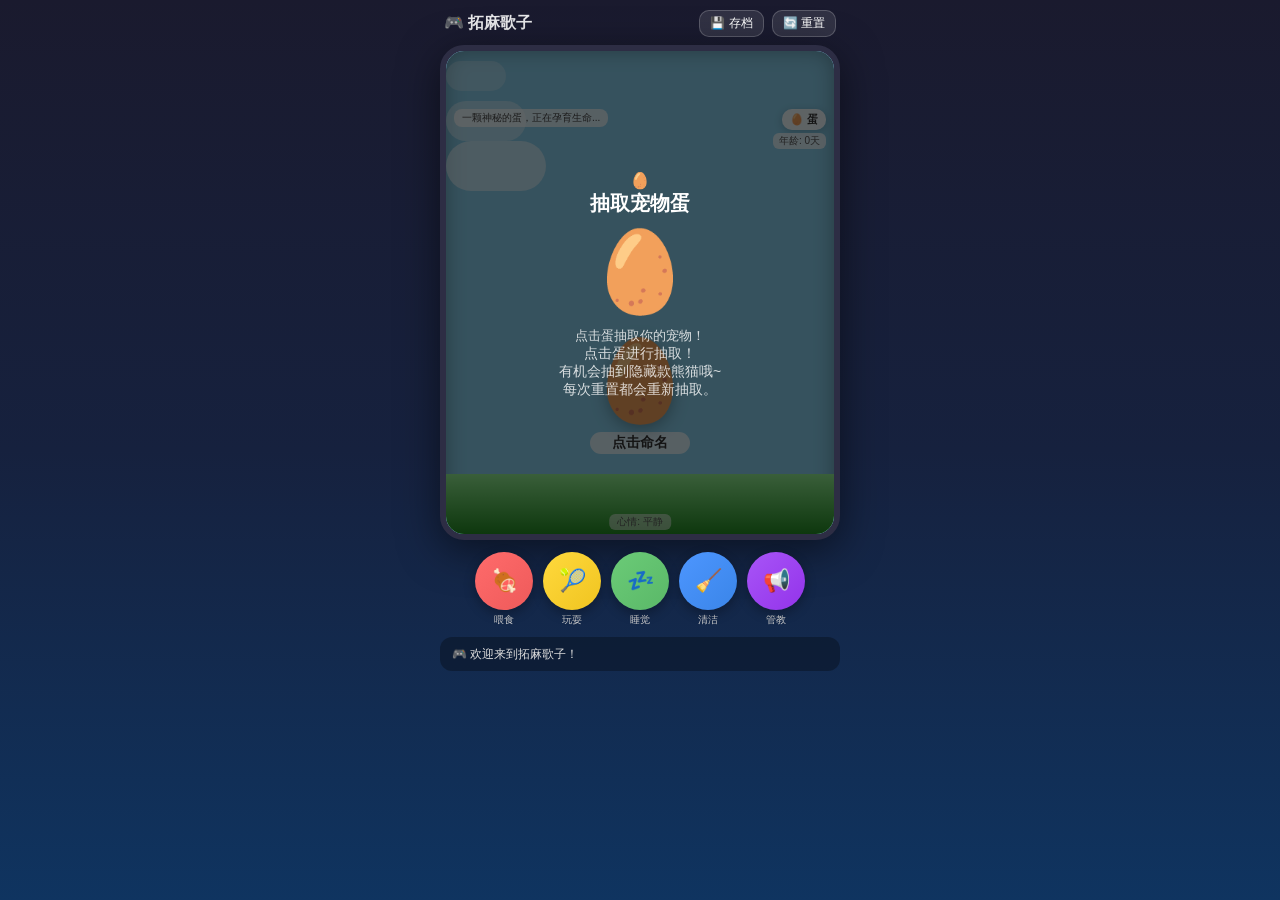
<file: cw.html>
<!DOCTYPE html>
<html lang="zh-CN">
<head>
  <meta charset="UTF-8">
  <meta name="viewport" content="width=device-width, initial-scale=1.0, user-scalable=no, viewport-fit=cover">
  <meta name="apple-mobile-web-app-capable" content="yes">
  <meta name="apple-mobile-web-app-status-bar-style" content="black-translucent">
  <meta name="theme-color" content="#1a1a2e">
  <title>拓麻歌子 - 电子宠物</title>
  <style>
    * { box-sizing: border-box; margin: 0; padding: 0; -webkit-tap-highlight-color: transparent; }
    html, body { width: 100%; height: 100%; overflow: hidden; }
    body {
      font-family: 'Segoe UI', 'PingFang SC', 'Hiragino Sans GB', 'Microsoft YaHei', sans-serif;
      background: linear-gradient(180deg, #1a1a2e 0%, #16213e 50%, #0f3460 100%);
      color: #fff;
      display: flex;
      justify-content: center;
      align-items: flex-start;
      padding-top: env(safe-area-inset-top);
      padding-bottom: env(safe-area-inset-bottom);
    }
    .device-frame {
      width: 100%;
      max-width: 420px;
      margin: 0 auto;
      padding: 10px;
      position: relative;
      height: 100%;
      display: flex;
      flex-direction: column;
    }
    .top-bar {
      display: flex;
      justify-content: space-between;
      align-items: center;
      margin-bottom: 8px;
      padding: 0 4px;
    }
    .top-bar-title { font-size: 16px; font-weight: bold; opacity: 0.9; }
    .top-bar-btns { display: flex; gap: 8px; }
    .top-btn {
      background: rgba(255,255,255,0.1);
      border: 1px solid rgba(255,255,255,0.2);
      color: #fff;
      border-radius: 10px;
      padding: 4px 10px;
      font-size: 12px;
      cursor: pointer;
      touch-action: manipulation;
    }
    .top-btn:active { background: rgba(255,255,255,0.2); }
    .screen-bg {
      background: #87CEEB;
      border-radius: 24px;
      border: 6px solid #2d2d44;
      box-shadow: inset 0 0 20px rgba(0,0,0,0.3), 0 10px 40px rgba(0,0,0,0.5);
      position: relative;
      overflow: hidden;
      flex: 1;
      min-height: 320px;
      max-height: 55vh;
    }
    .pet-container {
      position: absolute;
      bottom: 80px;
      left: 50%;
      transform: translateX(-50%);
      text-align: center;
      transition: left 0.8s ease-in-out, transform 0.3s ease, opacity 0.5s ease;
      z-index: 5;
      cursor: pointer;
    }
    .pet-emoji {
      font-size: 80px;
      filter: drop-shadow(0 4px 8px rgba(0,0,0,0.3));
      animation: petBreathe 2s ease-in-out infinite;
      user-select: none;
      display: inline-block;
      transition: filter 0.5s ease, transform 0.3s ease;
    }
    .pet-name {
      font-size: 14px;
      color: #333;
      margin-top: 4px;
      font-weight: bold;
      background: rgba(255,255,255,0.7);
      padding: 2px 12px;
      border-radius: 12px;
      white-space: nowrap;
      cursor: pointer;
    }
    .pet-name:active { transform: scale(0.95); }

    @keyframes petBreathe { 0%,100%{transform:scale(1) translateY(0)} 50%{transform:scale(1.05) translateY(-3px)} }
    @keyframes petWalkRight { 0%{transform:scaleX(1) translateY(0)} 25%{transform:scaleX(1) translateY(-5px)} 50%{transform:scaleX(1) translateY(0)} 75%{transform:scaleX(1) translateY(-5px)} 100%{transform:scaleX(1) translateY(0)} }
    @keyframes petWalkLeft { 0%{transform:scaleX(-1) translateY(0)} 25%{transform:scaleX(-1) translateY(-5px)} 50%{transform:scaleX(-1) translateY(0)} 75%{transform:scaleX(-1) translateY(-5px)} 100%{transform:scaleX(-1) translateY(0)} }
    @keyframes petSleep { 0%,100%{opacity:0.6;transform:scale(0.95)} 50%{opacity:0.3;transform:scale(0.9)} }
    @keyframes petEat { 0%{transform:scale(1) rotate(0)} 25%{transform:scale(1.2) rotate(-5deg)} 50%{transform:scale(1.1) rotate(5deg)} 75%{transform:scale(1.15) rotate(-3deg)} 100%{transform:scale(1) rotate(0)} }
    @keyframes petEvolve { 0%{transform:scale(1) rotate(0);filter:brightness(1)} 25%{transform:scale(1.3) rotate(10deg);filter:brightness(2)} 50%{transform:scale(0.8) rotate(-10deg);filter:brightness(0.5)} 75%{transform:scale(1.2) rotate(5deg);filter:brightness(1.5)} 100%{transform:scale(1) rotate(0);filter:brightness(1)} }
    @keyframes petSad { 0%,100%{transform:scale(1) rotate(0)} 25%{transform:scale(0.95) rotate(-3deg)} 75%{transform:scale(0.95) rotate(3deg)} }
    @keyframes petSick { 0%,100%{transform:translateX(0) rotate(0)} 20%{transform:translateX(-3px) rotate(-2deg)} 40%{transform:translateX(3px) rotate(2deg)} 60%{transform:translateX(-2px) rotate(-1deg)} 80%{transform:translateX(2px) rotate(1deg)} }
    @keyframes petAngry { 0%,100%{transform:scale(1)} 50%{transform:scale(1.1)} }
    @keyframes petHappy { 0%{transform:translateY(0) scale(1)} 50%{transform:translateY(-15px) scale(1.1)} 100%{transform:translateY(0) scale(1)} }
    @keyframes petRunaway { 0%{transform:translateX(0) scale(1);opacity:1} 30%{transform:translateX(20px) scale(1.1);opacity:1} 100%{transform:translateX(200px) scale(0.5);opacity:0} }
    @keyframes petReturn { 0%{transform:translateX(-200px) scale(0.5);opacity:0} 70%{transform:translateX(10px) scale(1.1);opacity:1} 100%{transform:translateX(0) scale(1);opacity:1} }
    @keyframes floatHeart { 0%{transform:translateY(0) scale(1);opacity:1} 100%{transform:translateY(-60px) scale(1.5);opacity:0} }
    @keyframes floatZzz { 0%{transform:translateY(0) scale(1);opacity:1} 100%{transform:translateY(-40px) scale(0.8);opacity:0} }
    @keyframes shake { 0%,100%{transform:translateX(0)} 25%{transform:translateX(-5px)} 75%{transform:translateX(5px)} }
    @keyframes cloudMove { 0%{transform:translateX(-100px)} 100%{transform:translateX(420px)} }
    @keyframes floatMoon { 0%,100%{transform:translateY(0)} 50%{transform:translateY(-10px)} }
    @keyframes popIn { 0%{transform:translate(-50%,-50%) scale(0)} 80%{transform:translate(-50%,-50%) scale(1.1)} 100%{transform:translate(-50%,-50%) scale(1)} }
    @keyframes fadeIn { from{opacity:0;transform:translateY(-5px)} to{opacity:1;transform:translateY(0)} }
    @keyframes poopAppear { 0%{transform:scale(0)} 80%{transform:scale(1.2)} 100%{transform:scale(1)} }

    .status-bars {
      position: absolute;
      top: 8px;
      left: 8px;
      right: 8px;
      display: flex;
      gap: 4px;
      flex-wrap: wrap;
      justify-content: space-between;
      z-index: 4;
    }
    .bar-wrap { display: flex; flex-direction: column; align-items: center; gap: 1px; flex: 1; min-width: 52px; }
    .bar-label { font-size: 9px; color: #444; font-weight: bold; white-space: nowrap; }
    .bar-track { width: 100%; max-width: 60px; height: 8px; background: rgba(0,0,0,0.15); border-radius: 4px; overflow: hidden; }
    .bar-fill { height: 100%; border-radius: 4px; transition: width 0.5s ease; }
    .bar-hunger { background: #ff6b6b; }
    .bar-happy { background: #ffd93d; }
    .bar-energy { background: #6bcb77; }
    .bar-health { background: #4d96ff; }
    .bar-discipline { background: #a855f7; }
    .stage-badge {
      position: absolute;
      top: 58px;
      right: 8px;
      background: rgba(255,255,255,0.85);
      color: #333;
      padding: 3px 8px;
      border-radius: 10px;
      font-size: 11px;
      font-weight: bold;
      box-shadow: 0 2px 8px rgba(0,0,0,0.2);
      z-index: 4;
    }
    .age-display {
      position: absolute;
      top: 82px;
      right: 8px;
      background: rgba(255,255,255,0.7);
      color: #555;
      padding: 1px 6px;
      border-radius: 6px;
      font-size: 10px;
      z-index: 4;
    }
    .clouds { position: absolute; width: 100%; height: 100%; pointer-events: none; z-index: 1; }
    .cloud {
      position: absolute;
      background: rgba(255,255,255,0.6);
      border-radius: 50px;
      animation: cloudMove linear infinite;
    }
    .ground {
      position: absolute;
      bottom: 0;
      width: 100%;
      height: 60px;
      background: linear-gradient(180deg, #90EE90 0%, #228B22 100%);
      border-radius: 0 0 18px 18px;
      z-index: 2;
    }
    .controls {
      display: flex;
      justify-content: center;
      gap: 10px;
      margin-top: 12px;
      flex-wrap: wrap;
      flex-shrink: 0;
    }
    .btn {
      width: 58px;
      height: 58px;
      border-radius: 50%;
      border: none;
      font-size: 22px;
      cursor: pointer;
      transition: all 0.15s ease;
      box-shadow: 0 4px 12px rgba(0,0,0,0.3);
      position: relative;
      overflow: hidden;
      touch-action: manipulation;
    }
    .btn:active { transform: scale(0.9); box-shadow: 0 2px 6px rgba(0,0,0,0.3); }
    .btn-feed { background: linear-gradient(135deg, #ff6b6b, #ee5a5a); color: #fff; }
    .btn-play { background: linear-gradient(135deg, #ffd93d, #f0c420); color: #333; }
    .btn-sleep { background: linear-gradient(135deg, #6bcb77, #5ab868); color: #fff; }
    .btn-clean { background: linear-gradient(135deg, #4d96ff, #3a85e8); color: #fff; }
    .btn-discipline { background: linear-gradient(135deg, #a855f7, #9333ea); color: #fff; }
    .btn-label { font-size: 10px; margin-top: 3px; color: #ccc; text-align: center; }
    .btn-wrap { display: flex; flex-direction: column; align-items: center; }
    .log-area {
      background: rgba(0,0,0,0.3);
      border-radius: 12px;
      padding: 8px 12px;
      margin-top: 10px;
      max-height: 70px;
      overflow-y: auto;
      font-size: 12px;
      color: #ddd;
      line-height: 1.5;
      flex-shrink: 0;
    }
    .log-area::-webkit-scrollbar { width: 3px; }
    .log-area::-webkit-scrollbar-thumb { background: rgba(255,255,255,0.2); border-radius: 3px; }
    .log-entry { animation: fadeIn 0.3s ease; }
    .poop { position: absolute; font-size: 20px; animation: poopAppear 0.3s ease; z-index: 3; }
    .heart-effect, .zzz-effect { position: absolute; pointer-events: none; font-size: 20px; z-index: 10; }
    .overlay {
      position: absolute;
      inset: 0;
      background: rgba(0,0,0,0.6);
      display: flex;
      flex-direction: column;
      align-items: center;
      justify-content: center;
      z-index: 20;
      border-radius: 18px;
      text-align: center;
      padding: 20px;
    }
    .overlay h2 { font-size: 20px; margin-bottom: 8px; }
    .overlay p { font-size: 14px; margin-bottom: 16px; opacity: 0.8; white-space: pre-line; }
    .overlay-btn {
      background: #fff;
      color: #333;
      border: none;
      padding: 10px 24px;
      border-radius: 20px;
      font-size: 14px;
      font-weight: bold;
      cursor: pointer;
      box-shadow: 0 4px 12px rgba(0,0,0,0.3);
      touch-action: manipulation;
      margin: 4px;
    }
    .overlay-btn:active { transform: scale(0.95); }
    .overlay-btn.danger { background: #ff6b6b; color: #fff; }
    .sleep-overlay { background: rgba(0,0,10,0.7); }
    .sleep-overlay .moon { font-size: 60px; margin-bottom: 12px; animation: floatMoon 3s ease-in-out infinite; }
    .notification {
      position: absolute;
      top: 50%;
      left: 50%;
      transform: translate(-50%, -50%);
      background: rgba(255,255,255,0.95);
      color: #333;
      padding: 10px 18px;
      border-radius: 14px;
      font-size: 14px;
      font-weight: bold;
      z-index: 15;
      box-shadow: 0 8px 24px rgba(0,0,0,0.3);
      animation: popIn 0.3s ease;
      pointer-events: none;
      white-space: nowrap;
    }
    .stats-detail {
      position: absolute;
      bottom: 4px;
      left: 50%;
      transform: translateX(-50%);
      font-size: 10px;
      color: #555;
      background: rgba(255,255,255,0.5);
      padding: 1px 8px;
      border-radius: 6px;
      white-space: nowrap;
      z-index: 4;
    }
    .stage-info {
      position: absolute;
      top: 58px;
      left: 8px;
      background: rgba(255,255,255,0.7);
      color: #444;
      padding: 2px 8px;
      border-radius: 8px;
      font-size: 10px;
      z-index: 4;
      max-width: 55%;
    }
    .hidden { display: none !important; }
    .consequence-tag {
      position: absolute;
      top: 106px;
      right: 8px;
      padding: 2px 8px;
      border-radius: 8px;
      font-size: 10px;
      font-weight: bold;
      z-index: 4;
      animation: fadeIn 0.5s ease;
    }
    .tag-danger { background: rgba(255,100,100,0.85); color: #fff; }
    .tag-warning { background: rgba(255,180,50,0.85); color: #333; }
    .tag-info { background: rgba(100,180,255,0.85); color: #fff; }
    .name-input {
      padding: 8px 14px;
      border-radius: 12px;
      border: 2px solid #ccc;
      font-size: 16px;
      text-align: center;
      width: 180px;
      margin-bottom: 12px;
      outline: none;
    }
    .name-input:focus { border-color: #4d96ff; }
    .save-indicator {
      position: absolute;
      top: 8px;
      left: 50%;
      transform: translateX(-50%);
      background: rgba(0,0,0,0.4);
      color: #8f8;
      padding: 2px 10px;
      border-radius: 10px;
      font-size: 10px;
      z-index: 4;
      opacity: 0;
      transition: opacity 0.3s;
    }
    .save-indicator.show { opacity: 1; }
    .draw-egg {
      font-size: 80px;
      animation: petHatch 1s ease infinite;
      cursor: pointer;
      user-select: none;
    }
    @keyframes petHatch { 0%{transform:scale(1)} 30%{transform:scale(1.1) rotate(5deg)} 60%{transform:scale(0.9) rotate(-5deg)} 80%{transform:scale(1.05)} 100%{transform:scale(1)} }
    .draw-hint { font-size: 13px; opacity: 0.8; margin-top: 8px; }
    .rarity-tag {
      display: inline-block;
      padding: 2px 8px;
      border-radius: 8px;
      font-size: 11px;
      font-weight: bold;
      margin-top: 6px;
    }
    .rarity-common { background: rgba(150,150,150,0.3); color: #ccc; }
    .rarity-hidden { background: linear-gradient(135deg, rgba(255,215,0,0.3), rgba(255,100,50,0.3)); color: #ffd700; border: 1px solid rgba(255,215,0,0.5); }
  </style>
</head>
<body>
  <div class="device-frame">
    <div class="top-bar">
      <div class="top-bar-title">🎮 拓麻歌子</div>
      <div class="top-bar-btns">
        <button class="top-btn" id="btnSave">💾 存档</button>
        <button class="top-btn" id="btnReset">🔄 重置</button>
      </div>
    </div>
    <div class="screen-bg" id="screen">
      <div class="clouds" id="clouds"></div>
      <div class="ground"></div>
      <div class="save-indicator" id="saveIndicator">💾 已自动存档</div>

      <div class="status-bars" id="statusBars"></div>
      <div class="stage-badge" id="stageBadge">🥚 蛋</div>
      <div class="age-display" id="ageDisplay">年龄: 0天</div>
      <div class="stage-info" id="stageInfo">一颗神秘的蛋，正在孕育生命...</div>
      <div class="consequence-tag hidden" id="consequenceTag"></div>

      <div class="pet-container" id="petContainer">
        <div class="pet-emoji" id="petEmoji">🥚</div>
        <div class="pet-name" id="petName">点击命名</div>
      </div>

      <div class="stats-detail" id="statsDetail">心情: 平静</div>

      <div id="overlay" class="overlay hidden">
        <div class="moon" id="overlayIcon">🌙</div>
        <h2 id="overlayTitle">标题</h2>
        <div id="overlayContent"></div>
        <p id="overlayText">内容</p>
        <div id="overlayButtons"></div>
      </div>

      <div id="notification" class="notification hidden"></div>
    </div>

    <div class="controls">
      <div class="btn-wrap">
        <button class="btn btn-feed" id="btnFeed">🍖</button>
        <div class="btn-label">喂食</div>
      </div>
      <div class="btn-wrap">
        <button class="btn btn-play" id="btnPlay">🎾</button>
        <div class="btn-label">玩耍</div>
      </div>
      <div class="btn-wrap">
        <button class="btn btn-sleep" id="btnSleep">💤</button>
        <div class="btn-label">睡觉</div>
      </div>
      <div class="btn-wrap">
        <button class="btn btn-clean" id="btnClean">🧹</button>
        <div class="btn-label">清洁</div>
      </div>
      <div class="btn-wrap">
        <button class="btn btn-discipline" id="btnDiscipline">📢</button>
        <div class="btn-label">管教</div>
      </div>
    </div>

    <div class="log-area" id="logArea">
      <div class="log-entry">🎮 欢迎来到拓麻歌子！</div>
    </div>
  </div>

  <script>

    // ===== 宠物种类定义（随机抽取） =====
    // 熊猫为隐藏款，概率5%；其他各19%
    const PET_TYPES = [
      {
        id: 'chick', name: '小鸡', rarity: 'common',
        desc: '成长速度快，容易饿，需要频繁喂食',
        emojis: ['🥚','🐤','🐥','🐔','🦃'],
        modifiers: { hungerDecay: 1.3, happyDecay: 1.0, energyDecay: 1.0, healthDecay: 1.0, poopChance: 1.0, growthSpeed: 0.85 }
      },
      {
        id: 'cat', name: '小猫', rarity: 'common',
        desc: '性格均衡，容易照顾，适合新手',
        emojis: ['🥚','🐱','😺','😸','🐯'],
        modifiers: { hungerDecay: 1.0, happyDecay: 1.0, energyDecay: 1.0, healthDecay: 1.0, poopChance: 1.0, growthSpeed: 1.0 }
      },
      {
        id: 'horse', name: '小马', rarity: 'common',
        desc: '精力旺盛，需要多陪伴玩耍',
        emojis: ['🥚','🐴','🦄','🐎','🦓'],
        modifiers: { hungerDecay: 1.1, happyDecay: 1.2, energyDecay: 0.8, healthDecay: 0.9, poopChance: 1.1, growthSpeed: 1.0 }
      },
      {
        id: 'monkey', name: '小猴', rarity: 'common',
        desc: '活泼调皮，纪律很难维持',
        emojis: ['🥚','🐵','🐒','🦍','🦧'],
        modifiers: { hungerDecay: 1.0, happyDecay: 0.9, energyDecay: 1.1, healthDecay: 1.0, poopChance: 0.9, growthSpeed: 0.9 }
      },
      {
        id: 'pig', name: '小猪', rarity: 'common',
        desc: '容易吃撑，便便特别多',
        emojis: ['🥚','🐷','🐽','🐗','🦛'],
        modifiers: { hungerDecay: 0.8, happyDecay: 1.0, energyDecay: 1.0, healthDecay: 1.1, poopChance: 1.4, growthSpeed: 1.1 }
      },
      {
        id: 'panda', name: '熊猫', rarity: 'hidden',
        desc: '【隐藏款】传说中的珍稀宠物，各项优秀但成长缓慢',
        emojis: ['🥚','🐼','🐻','🐻‍❄️','👑'],
        modifiers: { hungerDecay: 0.7, happyDecay: 0.7, energyDecay: 0.7, healthDecay: 0.6, poopChance: 0.7, growthSpeed: 1.3 }
      }
    ];

    const STAGE_CONFIG = [
      { hungerDecay: 0, happyDecay: 0, energyDecay: 0, healthDecay: 0, poopChance: 0, ticksPerDay: 30, desc: "蛋正在孕育生命，无需照顾" },
      { hungerDecay: 2.5, happyDecay: 2.0, energyDecay: 1.5, healthDecay: 0.5, poopChance: 0.10, ticksPerDay: 18, desc: "幼年期：需求旺盛，需要悉心照料" },
      { hungerDecay: 1.8, happyDecay: 1.4, energyDecay: 1.0, healthDecay: 0.3, poopChance: 0.07, ticksPerDay: 20, desc: "成长期：活泼好动，注意陪伴" },
      { hungerDecay: 1.2, happyDecay: 0.9, energyDecay: 0.6, healthDecay: 0.2, poopChance: 0.04, ticksPerDay: 24, desc: "成熟期：稳重可靠，容易照顾" },
      { hungerDecay: 0.7, happyDecay: 0.5, energyDecay: 0.3, healthDecay: 0.1, poopChance: 0.02, ticksPerDay: 30, desc: "完全体：传说中的存在，长寿且稳定" }
    ];

    const CONFIG = {
      TICK_RATE: 3000,
      MAX_STAT: 100,
      SLEEP_DURATION: 15000,
      SLEEP_REGEN: 25,
      FEED_HUNGER: 25,
      FEED_HEALTH: 3,
      FEED_HAPPY_PENALTY: 3,
      FEED_ENERGY: 2,
      PLAY_HAPPY: 20,
      PLAY_ENERGY_COST: 12,
      PLAY_HUNGER_COST: 5,
      PLAY_HEALTH: 1,
      CLEAN_HEALTH: 5,
      CLEAN_HAPPY: 5,
      CLEAN_ENERGY_COST: 3,
      DISCIPLINE_DISC: 15,
      DISCIPLINE_HAPPY_PENALTY: 8,
      DISCIPLINE_ENERGY_COST: 2,
      PET_HAPPY: 5,
      PET_DISCIPLINE: 1,
      RUNAWAY_DISC_THRESHOLD: 15,
      RUNAWAY_CHANCE: 0.03,
      SICK_POOP_THRESHOLD: 3,
      SICK_CHANCE_PER_POOP: 0.04,
      SICK_HEALTH_PENALTY: 2,
      STARVE_HEALTH_PENALTY: 3,
      DEPRESSION_THRESHOLD: 10,
      DEPRESSION_HAPPY_PENALTY: 2,
      DISOBEY_DISC_THRESHOLD: 20,
      DISOBEY_CHANCE: 0.25,
      WALK_INTERVAL_MIN: 4000,
      WALK_INTERVAL_MAX: 8000,
      SAVE_KEY: 'tamagotchi_save_v3',
      SAVE_INTERVAL: 5,
    };

    const STAGES = [
      { name: "蛋", minAge: 0, desc: "一颗神秘的蛋" },
      { name: "幼年期", minAge: 3, desc: "刚孵化的小生命" },
      { name: "成长期", minAge: 8, desc: "活泼好动的成长期" },
      { name: "成熟期", minAge: 15, desc: "稳重可靠的成熟期" },
      { name: "完全体", minAge: 25, desc: "传说中的完全体" }
    ];

    const MESSAGES = {
      hungry: ["肚子咕咕叫...", "好饿啊...", "想吃好吃的！", "饿得走不动了..."],
      sad: ["有点无聊...", "想玩！", "好孤单...", "陪陪我嘛..."],
      tired: ["好困...", "想睡觉...", "眼皮好重...", "ZZZ..."],
      sick: ["不舒服...", "头好晕...", "生病了...", "需要照顾..."],
      poop: ["这里好脏...", "有味道...", "该打扫了..."],
      evolve: ["我感觉在变化！", "身体在发光！", "要进化了！", "好神奇的感觉！"],
      dead: ["宠物回到了天上...", "它永远睡去了...", "谢谢你陪伴它..."],
      happy: ["好开心！", "最喜欢你了！", "耶！", "太棒了！"],
      sleep: ["晚安...", "做个好梦...", "Zzz...", "明天见..."],
      runaway: ["我走了！", "不要你了！", "哼！", "再见！"],
      return: ["我回来了...", "想你了...", "对不起...", "还是家里好..."],
      disobey: ["不要！", "不听你的！", "哼！", "才不要呢！"],
      sickEvent: ["咳咳...", "好难受...", "发烧了...", "生病了..."],
      tooFull: ["吃太饱了...", "不想吃了...", "好撑...", "吃不下了..."],
      playTired: ["太累了...", "不想动...", "没力气玩...", "歇会儿..."]
    };

    function createNewGame() {
      return {
        started: false, paused: false, sleeping: false, dead: false,
        name: "", petTypeIndex: -1, age: 0, ageTicks: 0,
        hunger: 80, happy: 80, energy: 80, health: 100, discipline: 50,
        poops: [], stage: 0, lastAction: "", mood: "平静",
        isRunaway: false, walkDirection: 1, walkTimer: null,
        isSick: false, sickTimer: 0, disobeyCount: 0,
        petCooldown: 0, totalPlayTime: 0, lastSaveTick: 0,
      };
    }

    var game = createNewGame();
    var gameInterval = null;
    var sleepTimeout = null;
    var overlayCallback = null;
    var walkInterval = null;
    var saveTickCounter = 0;

    var $ = function(id) { return document.getElementById(id); };

    function getPetType() {
      if (game.petTypeIndex < 0 || game.petTypeIndex >= PET_TYPES.length) return PET_TYPES[0];
      return PET_TYPES[game.petTypeIndex];
    }

    function getMod(key) {
      return getPetType().modifiers[key] || 1.0;
    }

    function getCurrentStageConfig() {
      return STAGE_CONFIG[game.stage] || STAGE_CONFIG[0];
    }

    function getStageEmoji(stageIdx) {
      var pt = getPetType();
      return pt.emojis[stageIdx] || pt.emojis[pt.emojis.length - 1];
    }

    // ===== 随机抽取宠物 =====
    function drawPetType() {
      var r = Math.random();
      if (r < 0.05) return 5; // 熊猫 5%
      // 其他5种各19%
      var commonR = (r - 0.05) / 0.95;
      return Math.min(4, Math.floor(commonR * 5));
    }

    // ===== 存档系统 =====
    function saveGame() {
      try {
        localStorage.setItem(CONFIG.SAVE_KEY, JSON.stringify(game));
        showSaveIndicator();
      } catch (e) { console.error('存档失败:', e); }
    }

    function loadGame() {
      try {
        var data = localStorage.getItem(CONFIG.SAVE_KEY);
        if (!data) return false;
        var loaded = JSON.parse(data);
        var ng = createNewGame();
        Object.keys(loaded).forEach(function(k) { if (k in ng) ng[k] = loaded[k]; });
        game = ng;
        return true;
      } catch (e) { console.error('读档失败:', e); return false; }
    }

    function clearSave() {
      try { localStorage.removeItem(CONFIG.SAVE_KEY); } catch (e) {}
    }

    function showSaveIndicator() {
      var ind = $('saveIndicator');
      ind.classList.add('show');
      setTimeout(function() { ind.classList.remove('show'); }, 1500);
    }

    // ===== 初始化 =====
    function init() {
      createClouds();
      bindEvents();
      var hasSave = loadGame();
      if (hasSave && game.started && !game.dead) {
        addLog('📂 读取存档成功！欢迎回来，' + (game.name || '小伙伴') + '！');
        restoreGame();
      } else if (hasSave && game.dead) {
        addLog('💀 上一次的宠物已离世...');
        showDeadOverlay();
      } else {
        showDrawScreen();
      }
    }

    function restoreGame() {
      $('petName').textContent = game.name || '未命名';
      document.querySelectorAll('.poop').forEach(function(p) { p.remove(); });
      game.poops.forEach(function(p) { renderPoop(p.x, p.y); });
      startGameLoop();
      startWalkLoop();
      updateUI();
      updatePetAnimation();
      if (game.sleeping) {
        $('overlay').classList.remove('hidden');
        $('overlay').classList.add('sleep-overlay');
        $('overlayIcon').textContent = '🌙';
        $('overlayTitle').textContent = '晚安...';
        $('overlayText').textContent = game.name + '正在睡觉，休息中...\n睡觉可以恢复精力和健康\n但也会消耗少量饱食';
        $('overlayContent').innerHTML = '';
        $('overlayButtons').innerHTML = '<button class="overlay-btn" id="wakeBtn">叫醒它</button>';
        $('wakeBtn').addEventListener('click', wakeUp);
      }
    }

    function showDeadOverlay() {
      showOverlay('👻', '宠物已离世', '上一次的宠物陪伴了你 ' + game.age + ' 天。\n要重新开始新的旅程吗？', '开始新游戏', function() {
        clearSave();
        resetGameInternal();
        showDrawScreen();
      });
    }

    // ===== 抽蛋界面 =====
    function showDrawScreen() {
      $('overlayIcon').textContent = '🥚';
      $('overlayTitle').textContent = '抽取宠物蛋';
      $('overlayText').textContent = '点击蛋进行抽取！\n有机会抽到隐藏款熊猫哦~\n每次重置都会重新抽取。';
      $('overlayContent').innerHTML = '<div class="draw-egg" id="drawEgg">🥚</div><div class="draw-hint">点击蛋抽取你的宠物！</div>';
      $('overlayButtons').innerHTML = '';
      $('overlay').classList.remove('hidden');
      $('overlay').classList.remove('sleep-overlay');
      setTimeout(function() {
        var egg = $('drawEgg');
        if (egg) egg.addEventListener('click', doDraw);
      }, 50);
    }

    function doDraw() {
      var egg = $('drawEgg');
      if (egg) {
        egg.style.animation = 'petEvolve 0.8s ease';
        setTimeout(function() { egg.style.animation = 'petHatch 1s ease infinite'; }, 800);
      }

      // 模拟抽取过程
      var steps = 0;
      var interval = setInterval(function() {
        steps++;
        var tempIdx = Math.floor(Math.random() * 6);
        $('overlayIcon').textContent = PET_TYPES[tempIdx].emojis[1];
        $('overlayTitle').textContent = '抽取中...';
        if (steps >= 6) {
          clearInterval(interval);
          var finalIdx = drawPetType();
          game.petTypeIndex = finalIdx;
          var pt = getPetType();
          $('overlayIcon').textContent = pt.emojis[1];
          $('overlayTitle').textContent = '恭喜！';
          $('overlayText').textContent = '你抽到了 ' + pt.name + '！\n' + pt.desc;
          $('overlayContent').innerHTML = '<div style="font-size:60px;margin:10px 0;">' + pt.emojis[1] + '</div>' +
            '<div class="rarity-tag ' + (pt.rarity === 'hidden' ? 'rarity-hidden' : 'rarity-common') + '">' +
            (pt.rarity === 'hidden' ? '⭐ 隐藏款 ⭐' : '普通') + '</div>' +
            '<div style="font-size:12px;opacity:0.7;margin-top:6px;">成长路线: ' + pt.emojis.join(' → ') + '</div>';
          $('overlayButtons').innerHTML = '<button class="overlay-btn" id="nextBtn">继续</button>';
          $('nextBtn').addEventListener('click', showNameInput);
          addLog('🎲 抽取结果: ' + pt.name + (pt.rarity === 'hidden' ? ' 【隐藏款】' : ''));
        }
      }, 300);
    }

    function showNameInput() {
      var pt = getPetType();
      var defaultName = pt.name;
      $('overlayIcon').textContent = pt.emojis[1];
      $('overlayTitle').textContent = '命名你的' + pt.name;
      $('overlayText').textContent = '给你的宠物取个名字吧！\n名字可以随时点击宠物修改。';
      $('overlayContent').innerHTML = '<input type="text" class="name-input" id="nameInput" placeholder="输入名字" maxlength="6" value="' + defaultName + '">';
      $('overlayButtons').innerHTML = '<button class="overlay-btn" id="startBtn">开始孵化</button>';
      $('startBtn').addEventListener('click', startGame);
      setTimeout(function() { var inp = $('nameInput'); if (inp) inp.focus(); }, 100);
    }

    function startGame() {
      var input = $('nameInput');
      var name = input ? input.value.trim() : '';
      var pt = getPetType();
      game.name = name || pt.name;
      game.started = true;
      hideOverlay();
      $('petName').textContent = game.name;
      startGameLoop();
      startWalkLoop();
      addLog('🥚 ' + game.name + '的蛋开始晃动了...');
      setTimeout(function() {
        addLog('💥 蛋裂开了！');
        evolveToStage(1);
      }, 4000);
      saveGame();
    }

    function createClouds() {
      var container = $('clouds');
      for (var i = 0; i < 3; i++) {
        var cloud = document.createElement('div');
        cloud.className = 'cloud';
        cloud.style.cssText = 'width:' + (60+i*20) + 'px;height:' + (30+i*10) + 'px;top:' + (10+i*40) + 'px;animation-duration:' + (15+i*5) + 's;animation-delay:' + (i*5) + 's;opacity:' + (0.4+i*0.2);
        container.appendChild(cloud);
      }
    }

    function bindEvents() {
      $('btnFeed').addEventListener('click', actionFeed);
      $('btnPlay').addEventListener('click', actionPlay);
      $('btnSleep').addEventListener('click', actionSleep);
      $('btnClean').addEventListener('click', actionClean);
      $('btnDiscipline').addEventListener('click', actionDiscipline);
      $('petName').addEventListener('click', renamePet);
      $('petContainer').addEventListener('click', petTouch);
      $('btnSave').addEventListener('click', manualSave);
      $('btnReset').addEventListener('click', confirmReset);
    }

    function manualSave() {
      saveGame();
      addLog('💾 手动存档成功！');
      showNotification('存档已保存');
    }

    function confirmReset() {
      if (game.sleeping) { addLog('💤 宠物在睡觉，等它醒了再重置吧'); return; }
      showOverlay('⚠️', '确认重置？', '当前进度将完全清除，\n你会重新抽取一只新的宠物！\n确定要重新开始吗？', '确认重置', function() {
        clearSave();
        resetGameInternal();
        showDrawScreen();
      });
      var cancelBtn = document.createElement('button');
      cancelBtn.className = 'overlay-btn';
      cancelBtn.textContent = '取消';
      cancelBtn.addEventListener('click', function() {
        if (game.started && !game.dead) hideOverlay();
        else showDeadOverlay();
      });
      $('overlayButtons').appendChild(cancelBtn);
    }

    function petTouch() {
      if (!game.started || game.dead || game.sleeping || game.isRunaway || game.stage === 0) return;
      if (game.petCooldown > 0) { addLog('👋 刚摸过了，等一会儿再摸吧~'); return; }
      game.happy = Math.min(CONFIG.MAX_STAT, game.happy + CONFIG.PET_HAPPY);
      game.discipline = Math.min(CONFIG.MAX_STAT, game.discipline + CONFIG.PET_DISCIPLINE);
      game.petCooldown = 3;
      spawnEffect('❤️');
      addLog('💕 你摸了摸' + game.name + '，心情+' + CONFIG.PET_HAPPY + '，纪律+' + CONFIG.PET_DISCIPLINE);
      saveGame();
      updateUI();
    }

    function renamePet() {
      if (!game.started || game.dead) return;
      var newName = prompt('给宠物取个新名字（最多6个字）：', game.name);
      if (newName && newName.trim()) {
        var oldName = game.name;
        game.name = newName.trim().slice(0, 6);
        $('petName').textContent = game.name;
        addLog('✏️ ' + oldName + ' 改名为 ' + game.name + '！');
        saveGame();
        updateUI();
      }
    }

    function hideOverlay() {
      $('overlay').classList.add('hidden');
      $('overlay').classList.remove('sleep-overlay');
      $('overlayContent').innerHTML = '';
      $('overlayButtons').innerHTML = '';
    }

    function showOverlay(icon, title, text, btnText, callback) {
      $('overlayIcon').textContent = icon;
      $('overlayTitle').textContent = title;
      $('overlayText').textContent = text;
      $('overlayContent').innerHTML = '';
      $('overlayButtons').innerHTML = '<button class="overlay-btn" id="dynOverlayBtn">' + btnText + '</button>';
      $('dynOverlayBtn').addEventListener('click', function() { if (callback) callback(); });
      $('overlay').classList.remove('hidden');
      $('overlay').classList.remove('sleep-overlay');
      overlayCallback = callback;
    }

    // ===== 行走系统 =====
    function startWalkLoop() {
      if (walkInterval) clearTimeout(walkInterval);
      doWalk();
    }

    function doWalk() {
      if (!game.started || game.dead || game.sleeping || game.isRunaway || game.stage === 0) {
        scheduleNextWalk(); return;
      }
      var container = $('petContainer');
      var screenWidth = $('screen').offsetWidth;
      var petWidth = 80;
      var margin = 30;
      var maxLeft = screenWidth - petWidth - margin;
      var minLeft = margin;
      var moveRange = 60;
      if (game.happy < 30) moveRange = 20;
      if (game.happy > 70) moveRange = 100;
      var currentLeft = parseFloat(container.style.left) || (screenWidth / 2);
      var targetLeft = currentLeft + (game.walkDirection * moveRange * (0.5 + Math.random()));
      if (targetLeft > maxLeft) { targetLeft = maxLeft; game.walkDirection = -1; }
      if (targetLeft < minLeft) { targetLeft = minLeft; game.walkDirection = 1; }
      container.style.left = targetLeft + 'px';
      container.style.transform = game.walkDirection === 1 ? 'translateX(-50%) scaleX(1)' : 'translateX(-50%) scaleX(-1)';
      var pet = $('petEmoji');
      pet.style.animation = game.walkDirection === 1 ? 'petWalkRight 0.6s ease infinite' : 'petWalkLeft 0.6s ease infinite';
      setTimeout(function() {
        if (!game.sleeping && !game.dead && !game.isRunaway) {
          pet.style.animation = getIdleAnimation();
          container.style.transform = 'translateX(-50%)';
        }
      }, 800);
      scheduleNextWalk();
    }

    function scheduleNextWalk() {
      if (walkInterval) clearTimeout(walkInterval);
      var delay = CONFIG.WALK_INTERVAL_MIN + Math.random() * (CONFIG.WALK_INTERVAL_MAX - CONFIG.WALK_INTERVAL_MIN);
      walkInterval = setTimeout(doWalk, delay);
    }

    function getIdleAnimation() {
      if (game.sleeping) return 'petSleep 2s ease-in-out infinite';
      if (game.isSick) return 'petSick 1s ease-in-out infinite';
      if (game.health < 30) return 'petSick 1.5s ease-in-out infinite';
      if (game.hunger < 20) return 'petSad 2s ease-in-out infinite';
      if (game.happy < 20) return 'petSad 2s ease-in-out infinite';
      if (game.happy > 80 && game.hunger > 70) return 'petHappy 1.5s ease-in-out infinite';
      if (game.discipline < 15) return 'petAngry 1s ease-in-out infinite';
      return 'petBreathe 2s ease-in-out infinite';
    }

    // ===== 游戏循环 =====
    function startGameLoop() {
      if (gameInterval) clearInterval(gameInterval);
      gameInterval = setInterval(gameTick, CONFIG.TICK_RATE);
    }

    // 反对应关系计算
    // 饱食 ↔ 便便：饱食越高，便便概率越高
    function getPoopChanceModifier() {
      // 饱食0~100映射到便便概率0.2~1.8
      return 0.2 + (game.hunger / CONFIG.MAX_STAT) * 1.6;
    }

    // 心情 ↔ 纪律：心情越高，纪律自然下降越快
    function getDisciplineDecayModifier() {
      // 心情0~100映射到纪律衰减0.2~1.5
      return 0.2 + (game.happy / CONFIG.MAX_STAT) * 1.3;
    }

    // 纪律 ↔ 心情：纪律越高，心情自然下降越快
    function getHappyDecayModifier() {
      // 纪律0~100映射到心情衰减0.2~1.5
      return 0.2 + (game.discipline / CONFIG.MAX_STAT) * 1.3;
    }

    function gameTick() {
      if (!game.started || game.paused || game.dead) return;
      game.totalPlayTime++;
      saveTickCounter++;
      if (game.petCooldown > 0) game.petCooldown--;
      var sc = getCurrentStageConfig();

      if (saveTickCounter >= CONFIG.SAVE_INTERVAL) {
        saveTickCounter = 0;
        saveGame();
      }

      if (game.isRunaway) {
        game.ageTicks++;
        var growthMod = getMod('growthSpeed');
        if (game.ageTicks >= Math.round(sc.ticksPerDay * growthMod)) {
          game.ageTicks = 0; game.age++;
        }
        if (Math.random() < 0.08) petReturn();
        updateUI();
        return;
      }

      if (game.sleeping) {
        var sleepRegen = Math.round(CONFIG.SLEEP_REGEN * getMod('sleepRegen'));
        game.energy = Math.min(CONFIG.MAX_STAT, game.energy + sleepRegen / 5);
        game.health = Math.min(CONFIG.MAX_STAT, game.health + 1);
        if (game.discipline < 20 && Math.random() < 0.05) {
          game.happy = Math.max(0, game.happy - 3);
          addLog('😰 ' + game.name + '做噩梦了...');
        }
        game.hunger = Math.max(0, game.hunger - 0.5);
        updateUI();
        return;
      }

      if (game.stage === 0) {
        game.ageTicks++;
        if (game.ageTicks >= sc.ticksPerDay) {
          game.ageTicks = 0; game.age++;
          addLog('📅 第 ' + game.age + ' 天了，蛋还在孕育中...');
        }
        updateUI();
        return;
      }

      var growthMod = getMod('growthSpeed');
      game.ageTicks++;
      if (game.ageTicks >= Math.round(sc.ticksPerDay * growthMod)) {
        game.ageTicks = 0; game.age++;
        checkEvolution();
        addLog('📅 第 ' + game.age + ' 天了！');
      }

      // 基础衰减（带宠物种类修正）
      game.hunger = Math.max(0, game.hunger - sc.hungerDecay * getMod('hungerDecay'));
      game.energy = Math.max(0, game.energy - sc.energyDecay * getMod('energyDecay'));

      // 心情衰减：受纪律影响（反对应）
      var happyDecay = sc.happyDecay * getMod('happyDecay') * getHappyDecayModifier();
      game.happy = Math.max(0, game.happy - happyDecay);

      // 纪律衰减：受心情影响（反对应）
      var discDecay = 0.15 * getMod('disciplineDecay') * getDisciplineDecayModifier();
      game.discipline = Math.max(0, game.discipline - discDecay);

      // 生病状态持续扣健康
      if (game.isSick) {
        game.sickTimer++;
        game.health = Math.max(0, game.health - CONFIG.SICK_HEALTH_PENALTY);
        if (game.sickTimer > 5 && Math.random() < 0.3) {
          game.isSick = false; game.sickTimer = 0;
          addLog('💊 ' + game.name + '的病自己好了！');
        }
      }

      // 饥饿后果
      if (game.hunger <= 0) {
        game.health = Math.max(0, game.health - CONFIG.STARVE_HEALTH_PENALTY);
        if (Math.random() < 0.3) {
          addLog('😵 ' + game.name + '饿得晕乎乎的...');
          game.energy = Math.max(0, game.energy - 5);
        }
      }

      // 心情抑郁
      if (game.happy < CONFIG.DEPRESSION_THRESHOLD) {
        game.happy = Math.max(0, game.happy - CONFIG.DEPRESSION_HAPPY_PENALTY);
        if (Math.random() < 0.1) addLog('😢 ' + game.name + '看起来很抑郁...');
      }

      // 健康计算
      var healthLoss = sc.healthDecay * getMod('healthDecay');
      if (game.hunger < 20) healthLoss += sc.hungerDecay * getMod('hungerDecay') * 0.8;
      if (game.happy < 20) healthLoss += sc.happyDecay * getMod('happyDecay') * 0.5;
      if (game.energy < 10) healthLoss += sc.energyDecay * getMod('energyDecay') * 0.8;
      if (game.poops.length > 0) healthLoss += game.poops.length * 1.5;
      if (game.isSick) healthLoss += 1;
      game.health = Math.max(0, game.health - healthLoss);

      // 便便产生（反对应：饱食越高，便便概率越高）
      var poopBase = sc.poopChance * getMod('poopChance');
      var poopModifier = getPoopChanceModifier();
      if (Math.random() < poopBase * poopModifier) {
        spawnPoop();
      }

      // 卫生→生病
      if (game.poops.length >= CONFIG.SICK_POOP_THRESHOLD && !game.isSick) {
        var sickProb = game.poops.length * CONFIG.SICK_CHANCE_PER_POOP;
        if (Math.random() < sickProb) {
          game.isSick = true; game.sickTimer = 0;
          addLog('🤒 环境太脏了，' + game.name + '生病了！快打扫并喂食恢复健康！');
          showNotification(pickRandom(MESSAGES.sickEvent));
        }
      }

      // 纪律→离家出走
      if (game.discipline < CONFIG.RUNAWAY_DISC_THRESHOLD && !game.isRunaway && game.stage >= 2) {
        if (Math.random() < CONFIG.RUNAWAY_CHANCE) { petRunaway(); return; }
      }

      // 纪律→不听话
      if (game.discipline < CONFIG.DISOBEY_DISC_THRESHOLD) {
        if (Math.random() < 0.05) {
          addLog('😤 ' + game.name + pickRandom(MESSAGES.disobey));
          game.disobeyCount++;
        }
      }

      // 精力→强制睡眠
      var hour = new Date().getHours();
      if (game.energy < 5 && (hour >= 22 || hour <= 6)) {
        addLog('😴 宠物太累了，自己睡着了...');
        actionSleep();
      }
      if (game.energy <= 0 && !game.sleeping) {
        addLog('😴 ' + game.name + '精疲力竭，倒头就睡！');
        actionSleep();
      }

      updateMood();
      if (Math.random() < 0.15) {
        var msg = getRandomMessage();
        if (msg) showNotification(msg);
      }
      if (game.health <= 0) { die(); return; }
      updateUI();
      updatePetAnimation();
    }

    function updateMood() {
      if (game.isSick) game.mood = '生病';
      else if (game.health < 30) game.mood = '虚弱';
      else if (game.hunger < 20) game.mood = '饥饿';
      else if (game.energy < 15) game.mood = '疲惫';
      else if (game.happy < 20) game.mood = '难过';
      else if (game.poops.length > 2) game.mood = '不舒服';
      else if (game.discipline < 15) game.mood = '叛逆';
      else if (game.happy > 80 && game.hunger > 70) game.mood = '开心';
      else game.mood = '平静';
    }

    function getRandomMessage() {
      if (game.isSick) return pickRandom(MESSAGES.sick);
      if (game.health < 30) return pickRandom(MESSAGES.sick);
      if (game.hunger < 25) return pickRandom(MESSAGES.hungry);
      if (game.happy < 25) return pickRandom(MESSAGES.sad);
      if (game.energy < 20) return pickRandom(MESSAGES.tired);
      if (game.poops.length > 1) return pickRandom(MESSAGES.poop);
      return null;
    }

    function pickRandom(arr) {
      return arr[Math.floor(Math.random() * arr.length)];
    }

    function checkEvolution() {
      for (var i = STAGES.length - 1; i > game.stage; i--) {
        if (game.age >= STAGES[i].minAge) { evolveToStage(i); return; }
      }
    }

    function evolveToStage(newStage) {
      game.stage = newStage;
      var pet = $('petEmoji');
      pet.style.animation = 'petEvolve 1.5s ease';
      setTimeout(function() { updatePetAnimation(); }, 1500);
      game.hunger = Math.min(CONFIG.MAX_STAT, game.hunger + 20);
      game.happy = Math.min(CONFIG.MAX_STAT, game.happy + 30);
      game.health = Math.min(CONFIG.MAX_STAT, game.health + 10);
      showNotification('✨ 进化成' + STAGES[newStage].name + '！');
      addLog('🌟 ' + game.name + ' 进化成了 ' + STAGES[newStage].name + '！');
      addLog('📊 ' + getCurrentStageConfig().desc);
      saveGame();
      updateUI();
    }

    function petRunaway() {
      game.isRunaway = true;
      var pet = $('petEmoji');
      var container = $('petContainer');
      pet.style.animation = 'petRunaway 1.5s ease forwards';
      addLog('🏃 ' + game.name + pickRandom(MESSAGES.runaway));
      addLog('⚠️ 纪律太低导致离家出走！提高纪律值才能让它回来！');
      showNotification(game.name + '离家出走了！');
      setTimeout(function() { container.style.opacity = '0'; }, 1500);
      saveGame();
    }

    function petReturn() {
      game.isRunaway = false;
      var pet = $('petEmoji');
      var container = $('petContainer');
      container.style.opacity = '1';
      container.style.left = '50%';
      pet.style.animation = 'petReturn 1s ease forwards';
      game.happy = Math.min(CONFIG.MAX_STAT, game.happy + 15);
      game.discipline = Math.min(CONFIG.MAX_STAT, game.discipline + 10);
      addLog('🏠 ' + game.name + pickRandom(MESSAGES.return));
      showNotification(game.name + '回来了！');
      setTimeout(function() { updatePetAnimation(); }, 1000);
      saveGame();
    }

    // ===== 交互动作（带连锁影响） =====
    function actionFeed() {
      if (!canAct()) return;
      if (game.sleeping) { addLog('💤 它在睡觉，别吵醒它...'); return; }
      if (game.isRunaway) { addLog('🏃 ' + game.name + '不在家，无法喂食！'); return; }
      if (game.isSick && Math.random() < 0.3) {
        addLog('🤒 ' + game.name + '生病了，没有胃口...');
        game.happy = Math.max(0, game.happy - 2);
        updateUI(); return;
      }
      if (game.hunger > 90) {
        addLog('🍖 ' + game.name + '吃太饱了，不想再吃！心情下降了');
        game.happy = Math.max(0, game.happy - 5);
        updateUI(); return;
      }
      var hungerGain = Math.round(CONFIG.FEED_HUNGER * getMod('feedHunger'));
      game.hunger = Math.min(CONFIG.MAX_STAT, game.hunger + hungerGain);
      game.health = Math.min(CONFIG.MAX_STAT, game.health + CONFIG.FEED_HEALTH);
      game.energy = Math.min(CONFIG.MAX_STAT, game.energy + CONFIG.FEED_ENERGY);
      game.happy = Math.max(0, game.happy - CONFIG.FEED_HAPPY_PENALTY);
      game.discipline = Math.min(CONFIG.MAX_STAT, game.discipline + 1);
      if (game.isSick && game.hunger > 50) {
        game.isSick = false; game.sickTimer = 0;
        addLog('💊 好好吃饭后，' + game.name + '的病好了！');
      }
      animatePet('petEat');
      spawnEffect('❤️');
      addLog('🍖 喂食了' + game.name + '，饱食+' + hungerGain + '，心情-3（吃太急）');
      saveGame();
      updateUI();
    }

    function actionPlay() {
      if (!canAct()) return;
      if (game.sleeping) { addLog('💤 它在睡觉呢...'); return; }
      if (game.isRunaway) { addLog('🏃 ' + game.name + '不在家，无法玩耍！'); return; }
      var energyCost = Math.round(CONFIG.PLAY_ENERGY_COST * getMod('playEnergyCost'));
      if (game.energy < energyCost + 5) {
        addLog('😫 它太累了，不想玩...');
        game.happy = Math.max(0, game.happy - 3);
        updateUI(); return;
      }
      if (game.isSick) { addLog('🤒 它生病了，没力气玩耍...'); return; }
      if (game.discipline < CONFIG.DISOBEY_DISC_THRESHOLD && Math.random() < CONFIG.DISOBEY_CHANCE) {
        addLog('😤 ' + game.name + pickRandom(MESSAGES.disobey));
        game.happy = Math.max(0, game.happy - 5);
        updateUI(); return;
      }
      var happyGain = Math.round(CONFIG.PLAY_HAPPY * getMod('playHappy'));
      game.happy = Math.min(CONFIG.MAX_STAT, game.happy + happyGain);
      game.energy = Math.max(0, game.energy - energyCost);
      game.hunger = Math.max(0, game.hunger - CONFIG.PLAY_HUNGER_COST);
      game.discipline = Math.min(CONFIG.MAX_STAT, game.discipline + 2);
      game.health = Math.min(CONFIG.MAX_STAT, game.health + CONFIG.PLAY_HEALTH);
      animatePet('petJump');
      spawnEffect('🎵');
      addLog('🎾 和' + game.name + '玩耍，心情+' + happyGain + '，精力-' + energyCost + '，饱食-' + CONFIG.PLAY_HUNGER_COST);
      saveGame();
      updateUI();
    }

    function actionSleep() {
      if (!canAct()) return;
      if (game.isRunaway) { addLog('🏃 ' + game.name + '不在家！'); return; }
      if (game.sleeping) { wakeUp(); return; }
      if (game.energy > 85) {
        addLog('😳 ' + game.name + '精力满满，不想睡觉！');
        game.happy = Math.max(0, game.happy - 2);
        updateUI(); return;
      }
      game.sleeping = true;
      $('overlay').classList.remove('hidden');
      $('overlay').classList.add('sleep-overlay');
      $('overlayIcon').textContent = '🌙';
      $('overlayTitle').textContent = '晚安...';
      $('overlayText').textContent = game.name + '正在睡觉，休息中...\n睡觉可以恢复精力和健康\n但也会消耗少量饱食';
      $('overlayContent').innerHTML = '';
      $('overlayButtons').innerHTML = '<button class="overlay-btn" id="wakeBtn">叫醒它</button>';
      $('wakeBtn').addEventListener('click', wakeUp);
      updatePetAnimation();
      addLog('💤 ' + game.name + '睡着了...');
      sleepTimeout = setTimeout(function() { if (game.sleeping) wakeUp(); }, CONFIG.SLEEP_DURATION);
      updateUI();
    }

    function wakeUp() {
      game.sleeping = false;
      if (sleepTimeout) clearTimeout(sleepTimeout);
      hideOverlay();
      updatePetAnimation();
      addLog('☀️ ' + game.name + '醒来了！精神满满！');
      saveGame();
      updateUI();
    }

    function actionClean() {
      if (!canAct()) return;
      if (game.sleeping) { addLog('💤 等它醒了再打扫吧...'); return; }
      if (game.isRunaway) { addLog('🏃 ' + game.name + '不在家！'); return; }
      if (game.poops.length === 0) { addLog('🧹 环境很干净，不需要打扫。'); return; }
      var healthGain = Math.round(CONFIG.CLEAN_HEALTH * getMod('cleanHealth'));
      game.poops = [];
      game.health = Math.min(CONFIG.MAX_STAT, game.health + healthGain);
      game.happy = Math.min(CONFIG.MAX_STAT, game.happy + CONFIG.CLEAN_HAPPY);
      game.energy = Math.max(0, game.energy - CONFIG.CLEAN_ENERGY_COST);
      if (game.isSick) {
        game.isSick = false; game.sickTimer = 0;
        addLog('💊 环境变干净后，' + game.name + '的病好了！');
      }
      document.querySelectorAll('.poop').forEach(function(p) { p.remove(); });
      spawnEffect('✨');
      addLog('🧹 打扫干净了！健康+' + healthGain + '，精力-3（打扫累了）');
      saveGame();
      updateUI();
    }

    function actionDiscipline() {
      if (!canAct()) return;
      if (game.sleeping) { addLog('💤 它在睡觉...'); return; }
      if (game.isRunaway) { addLog('🏃 ' + game.name + '不在家！'); return; }
      var discGain = Math.round(CONFIG.DISCIPLINE_DISC * getMod('disciplineGain'));
      game.discipline = Math.min(CONFIG.MAX_STAT, game.discipline + discGain);
      game.happy = Math.max(0, game.happy - CONFIG.DISCIPLINE_HAPPY_PENALTY);
      game.energy = Math.max(0, game.energy - CONFIG.DISCIPLINE_ENERGY_COST);
      if (game.isRunaway && Math.random() < 0.3) {
        addLog('📢 你的呼唤让' + game.name + '心软了...');
        petReturn();
        return;
      }
      animatePet('shake');
      addLog('📢 管教了' + game.name + '，纪律+' + discGain + '，心情-8，精力-2');
      saveGame();
      updateUI();
    }

    function canAct() {
      if (game.dead) { addLog('💀 宠物已经离开了...'); return false; }
      if (!game.started) { addLog('🥚 还没开始呢！'); return false; }
      return true;
    }

    function spawnPoop() {
      if (game.poops.length >= 5) return;
      var screen = $('screen');
      var poop = document.createElement('div');
      poop.className = 'poop';
      poop.textContent = '💩';
      var x = 20 + Math.random() * 60;
      var y = 20 + Math.random() * 30;
      poop.style.left = x + '%';
      poop.style.bottom = y + '%';
      screen.appendChild(poop);
      game.poops.push({x: x, y: y});
      addLog('💩 ' + game.name + '便便了！记得打扫！');
    }

    function renderPoop(x, y) {
      var screen = $('screen');
      var poop = document.createElement('div');
      poop.className = 'poop';
      poop.textContent = '💩';
      poop.style.left = x + '%';
      poop.style.bottom = y + '%';
      screen.appendChild(poop);
    }

    function animatePet(animName) {
      var pet = $('petEmoji');
      pet.style.animation = animName + ' 0.8s ease';
      setTimeout(function() { updatePetAnimation(); }, 800);
    }

    function updatePetAnimation() {
      var pet = $('petEmoji');
      pet.style.animation = getIdleAnimation();
      if (game.isSick || game.health < 30) {
        pet.style.filter = 'drop-shadow(0 4px 8px rgba(0,0,0,0.3)) brightness(0.7) saturate(0.6)';
      } else if (game.happy > 80) {
        pet.style.filter = 'drop-shadow(0 4px 8px rgba(0,0,0,0.3)) brightness(1.1)';
      } else {
        pet.style.filter = 'drop-shadow(0 4px 8px rgba(0,0,0,0.3))';
      }
    }

    function spawnEffect(emoji) {
      var container = $('petContainer');
      var effect = document.createElement('div');
      effect.className = (emoji === '💤' || emoji === '🌙') ? 'zzz-effect' : 'heart-effect';
      effect.textContent = emoji;
      effect.style.left = '50%';
      effect.style.top = '-20px';
      container.appendChild(effect);
      setTimeout(function() { effect.remove(); }, 1000);
    }

    function showNotification(text) {
      var notif = $('notification');
      notif.textContent = text;
      notif.classList.remove('hidden');
      setTimeout(function() { notif.classList.add('hidden'); }, 2500);
    }

    function addLog(msg) {
      var logArea = $('logArea');
      var entry = document.createElement('div');
      entry.className = 'log-entry';
      entry.textContent = msg;
      logArea.appendChild(entry);
      logArea.scrollTop = logArea.scrollHeight;
      while (logArea.children.length > 20) logArea.removeChild(logArea.firstChild);
    }

    function die() {
      game.dead = true;
      clearInterval(gameInterval);
      if (walkInterval) clearTimeout(walkInterval);
      $('petEmoji').textContent = '👻';
      $('petEmoji').style.animation = 'none';
      $('petEmoji').style.filter = 'grayscale(1)';
      var cause = '健康耗尽';
      if (game.hunger <= 0) cause = '饥饿过度';
      else if (game.isSick) cause = '疾病';
      showOverlay('👻', game.name + '离开了...', '死因：' + cause + '\n它陪伴了你 ' + game.age + ' 天。\n谢谢你照顾它。', '重新开始', function() {
        clearSave();
        resetGameInternal();
        showDrawScreen();
      });
      addLog('💀 ' + game.name + '永远睡去了...（死因：' + cause + '）');
      saveGame();
    }

    function resetGameInternal() {
      if (walkInterval) clearTimeout(walkInterval);
      game = createNewGame();
      document.querySelectorAll('.poop').forEach(function(p) { p.remove(); });
      $('petEmoji').textContent = '🥚';
      $('petEmoji').style.filter = 'drop-shadow(0 4px 8px rgba(0,0,0,0.3))';
      $('petContainer').style.left = '50%';
      $('petContainer').style.opacity = '1';
      $('logArea').innerHTML = '<div class="log-entry">🎮 欢迎来到拓麻歌子！</div>';
    }

    function updateUI() {
      var stageInfo = STAGES[game.stage] || STAGES[0];
      var sc = getCurrentStageConfig();
      var pt = getPetType();
      $('petEmoji').textContent = getStageEmoji(game.stage);
      if (game.name) $('petName').textContent = game.name;
      $('stageBadge').textContent = getStageEmoji(game.stage) + ' ' + stageInfo.name;
      $('ageDisplay').textContent = '年龄: ' + game.age + '天';
      $('stageInfo').textContent = sc.desc;
      $('statsDetail').textContent = '心情: ' + game.mood;

      var tag = $('consequenceTag');
      if (game.isRunaway) {
        tag.textContent = '🏃 离家出走中';
        tag.className = 'consequence-tag tag-danger';
      } else if (game.isSick) {
        tag.textContent = '🤒 生病中';
        tag.className = 'consequence-tag tag-danger';
      } else if (game.discipline < CONFIG.RUNAWAY_DISC_THRESHOLD) {
        tag.textContent = '⚠️ 可能离家出走';
        tag.className = 'consequence-tag tag-warning';
      } else if (game.poops.length >= CONFIG.SICK_POOP_THRESHOLD) {
        tag.textContent = '⚠️ 容易生病';
        tag.className = 'consequence-tag tag-warning';
      } else if (game.hunger <= 0) {
        tag.textContent = '⚠️ 饥饿危险';
        tag.className = 'consequence-tag tag-danger';
      } else if (game.happy < CONFIG.DEPRESSION_THRESHOLD) {
        tag.textContent = '⚠️ 心情抑郁';
        tag.className = 'consequence-tag tag-warning';
      } else {
        tag.className = 'consequence-tag hidden';
      }

      var bars = [
        { label: '饱食', value: game.hunger, class: 'bar-hunger' },
        { label: '心情', value: game.happy, class: 'bar-happy' },
        { label: '精力', value: game.energy, class: 'bar-energy' },
        { label: '健康', value: game.health, class: 'bar-health' },
        { label: '纪律', value: game.discipline, class: 'bar-discipline' }
      ];
      $('statusBars').innerHTML = bars.map(function(b) {
        return '<div class="bar-wrap"><div class="bar-label">' + b.label + '</div><div class="bar-track"><div class="bar-fill ' + b.class + '" style="width:' + b.value + '%"></div></div></div>';
      }).join('');
    }

    init();
  </script>
</body>
</html>
</file>
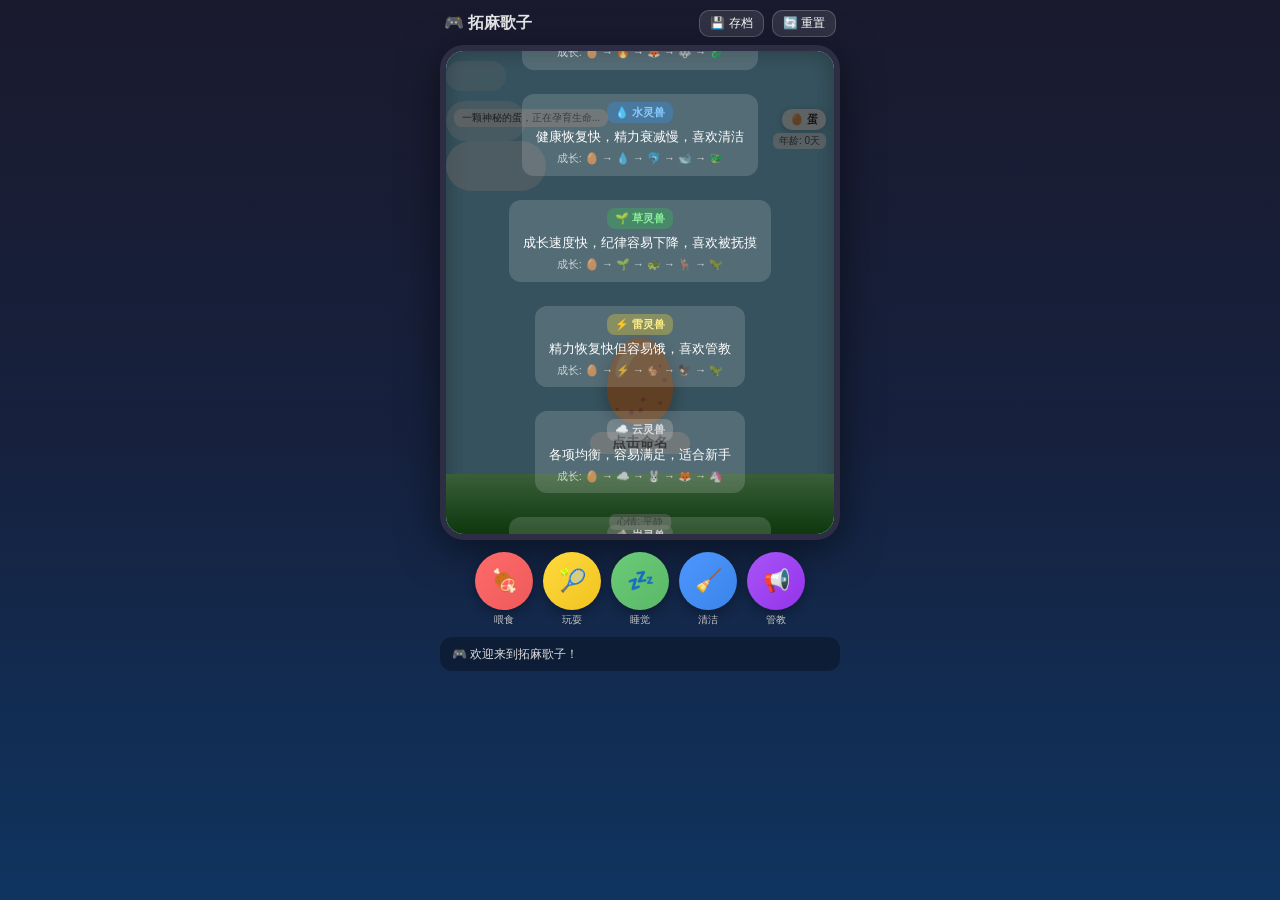
<file: cw01.html>
<!DOCTYPE html>
<html lang="zh-CN">
<head>
  <meta charset="UTF-8">
  <meta name="viewport" content="width=device-width, initial-scale=1.0, user-scalable=no, viewport-fit=cover">
  <meta name="apple-mobile-web-app-capable" content="yes">
  <meta name="apple-mobile-web-app-status-bar-style" content="black-translucent">
  <meta name="theme-color" content="#1a1a2e">
  <title>拓麻歌子 - 电子宠物</title>
  <style>
    * { box-sizing: border-box; margin: 0; padding: 0; -webkit-tap-highlight-color: transparent; }
    html, body { width: 100%; height: 100%; overflow: hidden; }
    body {
      font-family: 'Segoe UI', 'PingFang SC', 'Hiragino Sans GB', 'Microsoft YaHei', sans-serif;
      background: linear-gradient(180deg, #1a1a2e 0%, #16213e 50%, #0f3460 100%);
      color: #fff;
      display: flex;
      justify-content: center;
      align-items: flex-start;
      padding-top: env(safe-area-inset-top);
      padding-bottom: env(safe-area-inset-bottom);
    }
    .device-frame {
      width: 100%;
      max-width: 420px;
      margin: 0 auto;
      padding: 10px;
      position: relative;
      height: 100%;
      display: flex;
      flex-direction: column;
    }
    .top-bar {
      display: flex;
      justify-content: space-between;
      align-items: center;
      margin-bottom: 8px;
      padding: 0 4px;
    }
    .top-bar-title { font-size: 16px; font-weight: bold; opacity: 0.9; }
    .top-bar-btns { display: flex; gap: 8px; }
    .top-btn {
      background: rgba(255,255,255,0.1);
      border: 1px solid rgba(255,255,255,0.2);
      color: #fff;
      border-radius: 10px;
      padding: 4px 10px;
      font-size: 12px;
      cursor: pointer;
      touch-action: manipulation;
    }
    .top-btn:active { background: rgba(255,255,255,0.2); }
    .screen-bg {
      background: #87CEEB;
      border-radius: 24px;
      border: 6px solid #2d2d44;
      box-shadow: inset 0 0 20px rgba(0,0,0,0.3), 0 10px 40px rgba(0,0,0,0.5);
      position: relative;
      overflow: hidden;
      flex: 1;
      min-height: 320px;
      max-height: 55vh;
    }
    .pet-container {
      position: absolute;
      bottom: 80px;
      left: 50%;
      transform: translateX(-50%);
      text-align: center;
      transition: left 0.8s ease-in-out, transform 0.3s ease, opacity 0.5s ease;
      z-index: 5;
      cursor: pointer;
    }
    .pet-emoji {
      font-size: 80px;
      filter: drop-shadow(0 4px 8px rgba(0,0,0,0.3));
      animation: petBreathe 2s ease-in-out infinite;
      user-select: none;
      display: inline-block;
      transition: filter 0.5s ease, transform 0.3s ease;
    }
    .pet-name {
      font-size: 14px;
      color: #333;
      margin-top: 4px;
      font-weight: bold;
      background: rgba(255,255,255,0.7);
      padding: 2px 12px;
      border-radius: 12px;
      white-space: nowrap;
      cursor: pointer;
      transition: background 0.2s;
    }
    .pet-name:hover { background: rgba(255,255,255,0.9); }
    .pet-name:active { transform: scale(0.95); }

    @keyframes petBreathe { 0%,100%{transform:scale(1) translateY(0)} 50%{transform:scale(1.05) translateY(-3px)} }
    @keyframes petWalkRight { 0%{transform:scaleX(1) translateY(0)} 25%{transform:scaleX(1) translateY(-5px)} 50%{transform:scaleX(1) translateY(0)} 75%{transform:scaleX(1) translateY(-5px)} 100%{transform:scaleX(1) translateY(0)} }
    @keyframes petWalkLeft { 0%{transform:scaleX(-1) translateY(0)} 25%{transform:scaleX(-1) translateY(-5px)} 50%{transform:scaleX(-1) translateY(0)} 75%{transform:scaleX(-1) translateY(-5px)} 100%{transform:scaleX(-1) translateY(0)} }
    @keyframes petSleep { 0%,100%{opacity:0.6;transform:scale(0.95)} 50%{opacity:0.3;transform:scale(0.9)} }
    @keyframes petEat { 0%{transform:scale(1) rotate(0)} 25%{transform:scale(1.2) rotate(-5deg)} 50%{transform:scale(1.1) rotate(5deg)} 75%{transform:scale(1.15) rotate(-3deg)} 100%{transform:scale(1) rotate(0)} }
    @keyframes petEvolve { 0%{transform:scale(1) rotate(0);filter:brightness(1)} 25%{transform:scale(1.3) rotate(10deg);filter:brightness(2)} 50%{transform:scale(0.8) rotate(-10deg);filter:brightness(0.5)} 75%{transform:scale(1.2) rotate(5deg);filter:brightness(1.5)} 100%{transform:scale(1) rotate(0);filter:brightness(1)} }
    @keyframes petSad { 0%,100%{transform:scale(1) rotate(0)} 25%{transform:scale(0.95) rotate(-3deg)} 75%{transform:scale(0.95) rotate(3deg)} }
    @keyframes petSick { 0%,100%{transform:translateX(0) rotate(0)} 20%{transform:translateX(-3px) rotate(-2deg)} 40%{transform:translateX(3px) rotate(2deg)} 60%{transform:translateX(-2px) rotate(-1deg)} 80%{transform:translateX(2px) rotate(1deg)} }
    @keyframes petAngry { 0%,100%{transform:scale(1)} 50%{transform:scale(1.1)} }
    @keyframes petHappy { 0%{transform:translateY(0) scale(1)} 50%{transform:translateY(-15px) scale(1.1)} 100%{transform:translateY(0) scale(1)} }
    @keyframes petRunaway { 0%{transform:translateX(0) scale(1);opacity:1} 30%{transform:translateX(20px) scale(1.1);opacity:1} 100%{transform:translateX(200px) scale(0.5);opacity:0} }
    @keyframes petReturn { 0%{transform:translateX(-200px) scale(0.5);opacity:0} 70%{transform:translateX(10px) scale(1.1);opacity:1} 100%{transform:translateX(0) scale(1);opacity:1} }
    @keyframes floatHeart { 0%{transform:translateY(0) scale(1);opacity:1} 100%{transform:translateY(-60px) scale(1.5);opacity:0} }
    @keyframes floatZzz { 0%{transform:translateY(0) scale(1);opacity:1} 100%{transform:translateY(-40px) scale(0.8);opacity:0} }
    @keyframes shake { 0%,100%{transform:translateX(0)} 25%{transform:translateX(-5px)} 75%{transform:translateX(5px)} }
    @keyframes cloudMove { 0%{transform:translateX(-100px)} 100%{transform:translateX(420px)} }
    @keyframes floatMoon { 0%,100%{transform:translateY(0)} 50%{transform:translateY(-10px)} }
    @keyframes popIn { 0%{transform:translate(-50%,-50%) scale(0)} 80%{transform:translate(-50%,-50%) scale(1.1)} 100%{transform:translate(-50%,-50%) scale(1)} }
    @keyframes fadeIn { from{opacity:0;transform:translateY(-5px)} to{opacity:1;transform:translateY(0)} }
    @keyframes poopAppear { 0%{transform:scale(0)} 80%{transform:scale(1.2)} 100%{transform:scale(1)} }

    .status-bars {
      position: absolute;
      top: 8px;
      left: 8px;
      right: 8px;
      display: flex;
      gap: 4px;
      flex-wrap: wrap;
      justify-content: space-between;
      z-index: 4;
    }
    .bar-wrap { display: flex; flex-direction: column; align-items: center; gap: 1px; flex: 1; min-width: 52px; }
    .bar-label { font-size: 9px; color: #444; font-weight: bold; white-space: nowrap; }
    .bar-track { width: 100%; max-width: 60px; height: 8px; background: rgba(0,0,0,0.15); border-radius: 4px; overflow: hidden; }
    .bar-fill { height: 100%; border-radius: 4px; transition: width 0.5s ease; }
    .bar-hunger { background: #ff6b6b; }
    .bar-happy { background: #ffd93d; }
    .bar-energy { background: #6bcb77; }
    .bar-health { background: #4d96ff; }
    .bar-discipline { background: #a855f7; }
    .stage-badge {
      position: absolute;
      top: 58px;
      right: 8px;
      background: rgba(255,255,255,0.85);
      color: #333;
      padding: 3px 8px;
      border-radius: 10px;
      font-size: 11px;
      font-weight: bold;
      box-shadow: 0 2px 8px rgba(0,0,0,0.2);
      z-index: 4;
    }
    .age-display {
      position: absolute;
      top: 82px;
      right: 8px;
      background: rgba(255,255,255,0.7);
      color: #555;
      padding: 1px 6px;
      border-radius: 6px;
      font-size: 10px;
      z-index: 4;
    }
    .clouds { position: absolute; width: 100%; height: 100%; pointer-events: none; z-index: 1; }
    .cloud {
      position: absolute;
      background: rgba(255,255,255,0.6);
      border-radius: 50px;
      animation: cloudMove linear infinite;
    }
    .ground {
      position: absolute;
      bottom: 0;
      width: 100%;
      height: 60px;
      background: linear-gradient(180deg, #90EE90 0%, #228B22 100%);
      border-radius: 0 0 18px 18px;
      z-index: 2;
    }
    .controls {
      display: flex;
      justify-content: center;
      gap: 10px;
      margin-top: 12px;
      flex-wrap: wrap;
      flex-shrink: 0;
    }
    .btn {
      width: 58px;
      height: 58px;
      border-radius: 50%;
      border: none;
      font-size: 22px;
      cursor: pointer;
      transition: all 0.15s ease;
      box-shadow: 0 4px 12px rgba(0,0,0,0.3);
      position: relative;
      overflow: hidden;
      touch-action: manipulation;
    }
    .btn:active { transform: scale(0.9); box-shadow: 0 2px 6px rgba(0,0,0,0.3); }
    .btn-feed { background: linear-gradient(135deg, #ff6b6b, #ee5a5a); color: #fff; }
    .btn-play { background: linear-gradient(135deg, #ffd93d, #f0c420); color: #333; }
    .btn-sleep { background: linear-gradient(135deg, #6bcb77, #5ab868); color: #fff; }
    .btn-clean { background: linear-gradient(135deg, #4d96ff, #3a85e8); color: #fff; }
    .btn-discipline { background: linear-gradient(135deg, #a855f7, #9333ea); color: #fff; }
    .btn-label { font-size: 10px; margin-top: 3px; color: #ccc; text-align: center; }
    .btn-wrap { display: flex; flex-direction: column; align-items: center; }
    .log-area {
      background: rgba(0,0,0,0.3);
      border-radius: 12px;
      padding: 8px 12px;
      margin-top: 10px;
      max-height: 70px;
      overflow-y: auto;
      font-size: 12px;
      color: #ddd;
      line-height: 1.5;
      flex-shrink: 0;
    }
    .log-area::-webkit-scrollbar { width: 3px; }
    .log-area::-webkit-scrollbar-thumb { background: rgba(255,255,255,0.2); border-radius: 3px; }
    .log-entry { animation: fadeIn 0.3s ease; }
    .poop { position: absolute; font-size: 20px; animation: poopAppear 0.3s ease; z-index: 3; }
    .heart-effect, .zzz-effect { position: absolute; pointer-events: none; font-size: 20px; z-index: 10; }
    .overlay {
      position: absolute;
      inset: 0;
      background: rgba(0,0,0,0.6);
      display: flex;
      flex-direction: column;
      align-items: center;
      justify-content: center;
      z-index: 20;
      border-radius: 18px;
      text-align: center;
      padding: 20px;
    }
    .overlay h2 { font-size: 20px; margin-bottom: 8px; }
    .overlay p { font-size: 14px; margin-bottom: 16px; opacity: 0.8; white-space: pre-line; }
    .overlay-btn {
      background: #fff;
      color: #333;
      border: none;
      padding: 10px 24px;
      border-radius: 20px;
      font-size: 14px;
      font-weight: bold;
      cursor: pointer;
      box-shadow: 0 4px 12px rgba(0,0,0,0.3);
      touch-action: manipulation;
      margin: 4px;
    }
    .overlay-btn:active { transform: scale(0.95); }
    .overlay-btn.danger { background: #ff6b6b; color: #fff; }
    .sleep-overlay { background: rgba(0,0,10,0.7); }
    .sleep-overlay .moon { font-size: 60px; margin-bottom: 12px; animation: floatMoon 3s ease-in-out infinite; }
    .notification {
      position: absolute;
      top: 50%;
      left: 50%;
      transform: translate(-50%, -50%);
      background: rgba(255,255,255,0.95);
      color: #333;
      padding: 10px 18px;
      border-radius: 14px;
      font-size: 14px;
      font-weight: bold;
      z-index: 15;
      box-shadow: 0 8px 24px rgba(0,0,0,0.3);
      animation: popIn 0.3s ease;
      pointer-events: none;
      white-space: nowrap;
    }
    .stats-detail {
      position: absolute;
      bottom: 4px;
      left: 50%;
      transform: translateX(-50%);
      font-size: 10px;
      color: #555;
      background: rgba(255,255,255,0.5);
      padding: 1px 8px;
      border-radius: 6px;
      white-space: nowrap;
      z-index: 4;
    }
    .stage-info {
      position: absolute;
      top: 58px;
      left: 8px;
      background: rgba(255,255,255,0.7);
      color: #444;
      padding: 2px 8px;
      border-radius: 8px;
      font-size: 10px;
      z-index: 4;
      max-width: 55%;
    }
    .hidden { display: none !important; }
    .consequence-tag {
      position: absolute;
      top: 106px;
      right: 8px;
      padding: 2px 8px;
      border-radius: 8px;
      font-size: 10px;
      font-weight: bold;
      z-index: 4;
      animation: fadeIn 0.5s ease;
    }
    .tag-danger { background: rgba(255,100,100,0.85); color: #fff; }
    .tag-warning { background: rgba(255,180,50,0.85); color: #333; }
    .tag-info { background: rgba(100,180,255,0.85); color: #fff; }
    .name-input {
      padding: 8px 14px;
      border-radius: 12px;
      border: 2px solid #ccc;
      font-size: 16px;
      text-align: center;
      width: 180px;
      margin-bottom: 12px;
      outline: none;
    }
    .name-input:focus { border-color: #4d96ff; }
    .pet-type-info {
      background: rgba(255,255,255,0.15);
      border-radius: 12px;
      padding: 8px 14px;
      margin: 8px 0;
      font-size: 13px;
      line-height: 1.6;
      max-width: 280px;
      cursor: pointer;
      transition: background 0.2s;
    }
    .pet-type-info:hover { background: rgba(255,255,255,0.25); }
    .pet-type-info:active { transform: scale(0.98); }
    .pet-type-badge {
      display: inline-block;
      padding: 2px 8px;
      border-radius: 8px;
      font-size: 11px;
      font-weight: bold;
      margin-bottom: 4px;
    }
    .type-fire { background: rgba(255,100,50,0.3); color: #ffaa88; }
    .type-water { background: rgba(50,150,255,0.3); color: #88ccff; }
    .type-grass { background: rgba(50,200,80,0.3); color: #88ee99; }
    .type-electric { background: rgba(255,220,50,0.3); color: #ffee88; }
    .type-normal { background: rgba(200,200,200,0.3); color: #ddd; }
    .type-stone { background: rgba(150,150,150,0.3); color: #ccc; }
    .save-indicator {
      position: absolute;
      top: 8px;
      left: 50%;
      transform: translateX(-50%);
      background: rgba(0,0,0,0.4);
      color: #8f8;
      padding: 2px 10px;
      border-radius: 10px;
      font-size: 10px;
      z-index: 4;
      opacity: 0;
      transition: opacity 0.3s;
    }
    .save-indicator.show { opacity: 1; }
  </style>
</head>
<body>
  <div class="device-frame">
    <div class="top-bar">
      <div class="top-bar-title">🎮 拓麻歌子</div>
      <div class="top-bar-btns">
        <button class="top-btn" id="btnSave">💾 存档</button>
        <button class="top-btn" id="btnReset">🔄 重置</button>
      </div>
    </div>
    <div class="screen-bg" id="screen">
      <div class="clouds" id="clouds"></div>
      <div class="ground"></div>
      <div class="save-indicator" id="saveIndicator">💾 已自动存档</div>

      <div class="status-bars" id="statusBars"></div>
      <div class="stage-badge" id="stageBadge">🥚 蛋</div>
      <div class="age-display" id="ageDisplay">年龄: 0天</div>
      <div class="stage-info" id="stageInfo">一颗神秘的蛋，正在孕育生命...</div>
      <div class="consequence-tag hidden" id="consequenceTag"></div>

      <div class="pet-container" id="petContainer">
        <div class="pet-emoji" id="petEmoji">🥚</div>
        <div class="pet-name" id="petName">点击命名</div>
      </div>

      <div class="stats-detail" id="statsDetail">心情: 平静</div>

      <div id="overlay" class="overlay hidden">
        <div class="moon" id="overlayIcon">🌙</div>
        <h2 id="overlayTitle">标题</h2>
        <div id="overlayContent"></div>
        <p id="overlayText">内容</p>
        <div id="overlayButtons"></div>
      </div>

      <div id="notification" class="notification hidden"></div>
    </div>

    <div class="controls">
      <div class="btn-wrap">
        <button class="btn btn-feed" id="btnFeed">🍖</button>
        <div class="btn-label">喂食</div>
      </div>
      <div class="btn-wrap">
        <button class="btn btn-play" id="btnPlay">🎾</button>
        <div class="btn-label">玩耍</div>
      </div>
      <div class="btn-wrap">
        <button class="btn btn-sleep" id="btnSleep">💤</button>
        <div class="btn-label">睡觉</div>
      </div>
      <div class="btn-wrap">
        <button class="btn btn-clean" id="btnClean">🧹</button>
        <div class="btn-label">清洁</div>
      </div>
      <div class="btn-wrap">
        <button class="btn btn-discipline" id="btnDiscipline">📢</button>
        <div class="btn-label">管教</div>
      </div>
    </div>

    <div class="log-area" id="logArea">
      <div class="log-entry">🎮 欢迎来到拓麻歌子！</div>
    </div>
  </div>

  <script>

    // ===== 宠物种类定义 =====
    const PET_TYPES = [
      {
        id: 'fire', name: '炎焰兽', className: 'type-fire',
        desc: '饱食衰减快，喜欢玩耍，精力恢复快',
        emojis: ['🥚','🔥','🦊','🐺','🐉'],
        modifiers: { hungerDecay: 1.4, happyDecay: 0.8, energyDecay: 0.7, healthDecay: 1.0, poopChance: 1.1, sleepRegen: 1.2, playHappy: 1.3, playEnergyCost: 0.9, feedHunger: 1.0, petHappy: 1.0, disciplineDecay: 1.0, growthSpeed: 1.0, cleanHealth: 1.0, disciplineGain: 1.0 }
      },
      {
        id: 'water', name: '水灵兽', className: 'type-water',
        desc: '健康恢复快，精力衰减慢，喜欢清洁',
        emojis: ['🥚','💧','🐬','🐋','🐲'],
        modifiers: { hungerDecay: 1.0, happyDecay: 1.1, energyDecay: 0.6, healthDecay: 0.7, poopChance: 0.8, sleepRegen: 1.1, playHappy: 1.0, playEnergyCost: 1.0, feedHunger: 1.0, petHappy: 1.0, disciplineDecay: 1.0, growthSpeed: 1.0, cleanHealth: 1.5, disciplineGain: 1.0 }
      },
      {
        id: 'grass', name: '草灵兽', className: 'type-grass',
        desc: '成长速度快，纪律容易下降，喜欢被抚摸',
        emojis: ['🥚','🌱','🐢','🦌','🦖'],
        modifiers: { hungerDecay: 1.1, happyDecay: 1.2, energyDecay: 0.9, healthDecay: 0.9, poopChance: 0.9, sleepRegen: 1.0, playHappy: 1.0, playEnergyCost: 1.0, feedHunger: 1.0, petHappy: 1.5, disciplineDecay: 1.3, growthSpeed: 0.8, cleanHealth: 1.0, disciplineGain: 0.8 }
      },
      {
        id: 'electric', name: '雷灵兽', className: 'type-electric',
        desc: '精力恢复快但容易饿，喜欢管教',
        emojis: ['🥚','⚡','🐿️','🦅','🦖'],
        modifiers: { hungerDecay: 1.5, happyDecay: 1.3, energyDecay: 0.5, healthDecay: 1.1, poopChance: 1.0, sleepRegen: 1.3, playHappy: 0.9, playEnergyCost: 1.1, feedHunger: 1.0, petHappy: 0.8, disciplineDecay: 0.9, growthSpeed: 1.0, cleanHealth: 1.0, disciplineGain: 1.3 }
      },
      {
        id: 'normal', name: '云灵兽', className: 'type-normal',
        desc: '各项均衡，容易满足，适合新手',
        emojis: ['🥚','☁️','🐰','🦊','🦄'],
        modifiers: { hungerDecay: 1.0, happyDecay: 1.0, energyDecay: 1.0, healthDecay: 1.0, poopChance: 1.0, sleepRegen: 1.0, playHappy: 1.0, playEnergyCost: 1.0, feedHunger: 1.0, petHappy: 1.0, disciplineDecay: 1.0, growthSpeed: 1.0, cleanHealth: 1.0, disciplineGain: 1.0 }
      },
      {
        id: 'stone', name: '岩灵兽', className: 'type-stone',
        desc: '各项衰减极慢，但心情难提升，寿命最长',
        emojis: ['🥚','🪨','🐢','🦎','🐊'],
        modifiers: { hungerDecay: 0.6, happyDecay: 1.4, energyDecay: 0.5, healthDecay: 0.5, poopChance: 0.5, sleepRegen: 1.0, playHappy: 0.7, playEnergyCost: 1.0, feedHunger: 0.8, petHappy: 0.6, disciplineDecay: 0.8, growthSpeed: 1.3, cleanHealth: 1.2, disciplineGain: 1.2 }
      }
    ];

    const STAGE_CONFIG = [
      { hungerDecay: 0, happyDecay: 0, energyDecay: 0, healthDecay: 0, poopChance: 0, ticksPerDay: 30, desc: "蛋正在孕育生命，无需照顾" },
      { hungerDecay: 2.5, happyDecay: 2.0, energyDecay: 1.5, healthDecay: 0.5, poopChance: 0.12, ticksPerDay: 18, desc: "幼年期：需求旺盛，需要悉心照料" },
      { hungerDecay: 1.8, happyDecay: 1.4, energyDecay: 1.0, healthDecay: 0.3, poopChance: 0.08, ticksPerDay: 20, desc: "成长期：活泼好动，注意陪伴" },
      { hungerDecay: 1.2, happyDecay: 0.9, energyDecay: 0.6, healthDecay: 0.2, poopChance: 0.05, ticksPerDay: 24, desc: "成熟期：稳重可靠，容易照顾" },
      { hungerDecay: 0.7, happyDecay: 0.5, energyDecay: 0.3, healthDecay: 0.1, poopChance: 0.02, ticksPerDay: 30, desc: "完全体：传说中的存在，长寿且稳定" }
    ];

    const CONFIG = {
      TICK_RATE: 3000,
      MAX_STAT: 100,
      SLEEP_DURATION: 15000,
      SLEEP_REGEN: 25,
      FEED_HUNGER: 25,
      FEED_HEALTH: 3,
      FEED_HAPPY_PENALTY: 3,
      FEED_ENERGY: 2,
      PLAY_HAPPY: 20,
      PLAY_ENERGY_COST: 12,
      PLAY_HUNGER_COST: 5,
      PLAY_HEALTH: 1,
      CLEAN_HEALTH: 5,
      CLEAN_HAPPY: 5,
      CLEAN_ENERGY_COST: 3,
      DISCIPLINE_DISC: 15,
      DISCIPLINE_HAPPY_PENALTY: 8,
      DISCIPLINE_ENERGY_COST: 2,
      PET_HAPPY: 5,
      PET_DISCIPLINE: 1,
      RUNAWAY_DISC_THRESHOLD: 15,
      RUNAWAY_CHANCE: 0.03,
      SICK_POOP_THRESHOLD: 3,
      SICK_CHANCE_PER_POOP: 0.04,
      SICK_HEALTH_PENALTY: 2,
      STARVE_HEALTH_PENALTY: 3,
      DEPRESSION_THRESHOLD: 10,
      DEPRESSION_HAPPY_PENALTY: 2,
      DISOBEY_DISC_THRESHOLD: 20,
      DISOBEY_CHANCE: 0.25,
      WALK_INTERVAL_MIN: 4000,
      WALK_INTERVAL_MAX: 8000,
      SAVE_KEY: 'tamagotchi_save_v2',
      SAVE_INTERVAL: 5,
    };

    const STAGES = [
      { name: "蛋", emoji: "🥚", minAge: 0, desc: "一颗神秘的蛋" },
      { name: "幼年期", emoji: "🐣", minAge: 3, desc: "刚孵化的小生命" },
      { name: "成长期", emoji: "🐥", minAge: 8, desc: "活泼好动的成长期" },
      { name: "成熟期", emoji: "🦉", minAge: 15, desc: "稳重可靠的成熟期" },
      { name: "完全体", emoji: "🐉", minAge: 25, desc: "传说中的完全体" }
    ];

    const MESSAGES = {
      hungry: ["肚子咕咕叫...", "好饿啊...", "想吃好吃的！", "饿得走不动了..."],
      sad: ["有点无聊...", "想玩！", "好孤单...", "陪陪我嘛..."],
      tired: ["好困...", "想睡觉...", "眼皮好重...", "ZZZ..."],
      sick: ["不舒服...", "头好晕...", "生病了...", "需要照顾..."],
      poop: ["这里好脏...", "有味道...", "该打扫了..."],
      evolve: ["我感觉在变化！", "身体在发光！", "要进化了！", "好神奇的感觉！"],
      dead: ["宠物回到了天上...", "它永远睡去了...", "谢谢你陪伴它..."],
      happy: ["好开心！", "最喜欢你了！", "耶！", "太棒了！"],
      sleep: ["晚安...", "做个好梦...", "Zzz...", "明天见..."],
      runaway: ["我走了！", "不要你了！", "哼！", "再见！"],
      return: ["我回来了...", "想你了...", "对不起...", "还是家里好..."],
      disobey: ["不要！", "不听你的！", "哼！", "才不要呢！"],
      sickEvent: ["咳咳...", "好难受...", "发烧了...", "生病了..."],
      tooFull: ["吃太饱了...", "不想吃了...", "好撑...", "吃不下了..."],
      playTired: ["太累了...", "不想动...", "没力气玩...", "歇会儿..."]
    };

    function createNewGame() {
      return {
        started: false, paused: false, sleeping: false, dead: false,
        name: "", petTypeIndex: -1, age: 0, ageTicks: 0,
        hunger: 80, happy: 80, energy: 80, health: 100, discipline: 50,
        poops: [], stage: 0, lastAction: "", mood: "平静",
        isRunaway: false, walkDirection: 1, walkTimer: null,
        isSick: false, sickTimer: 0, disobeyCount: 0,
        petCooldown: 0, totalPlayTime: 0, lastSaveTick: 0,
      };
    }

    let game = createNewGame();
    let gameInterval = null;
    let sleepTimeout = null;
    let overlayCallback = null;
    let walkInterval = null;
    let saveTickCounter = 0;

    const $ = id => document.getElementById(id);

    function getPetType() {
      if (game.petTypeIndex < 0 || game.petTypeIndex >= PET_TYPES.length) return PET_TYPES[4];
      return PET_TYPES[game.petTypeIndex];
    }

    function getMod(key) {
      return getPetType().modifiers[key] || 1.0;
    }

    function getCurrentStageConfig() {
      return STAGE_CONFIG[game.stage] || STAGE_CONFIG[0];
    }

    function getStageEmoji(stageIdx) {
      const pt = getPetType();
      return pt.emojis[stageIdx] || pt.emojis[pt.emojis.length - 1];
    }

    // ===== 存档系统 =====
    function saveGame() {
      try {
        localStorage.setItem(CONFIG.SAVE_KEY, JSON.stringify(game));
        showSaveIndicator();
      } catch (e) { console.error('存档失败:', e); }
    }

    function loadGame() {
      try {
        const data = localStorage.getItem(CONFIG.SAVE_KEY);
        if (!data) return false;
        const loaded = JSON.parse(data);
        const ng = createNewGame();
        Object.keys(loaded).forEach(k => { if (k in ng) ng[k] = loaded[k]; });
        game = ng;
        return true;
      } catch (e) { console.error('读档失败:', e); return false; }
    }

    function clearSave() {
      try { localStorage.removeItem(CONFIG.SAVE_KEY); } catch (e) {}
    }

    function showSaveIndicator() {
      const ind = $('saveIndicator');
      ind.classList.add('show');
      setTimeout(() => ind.classList.remove('show'), 1500);
    }

    // ===== 初始化 =====
    function init() {
      createClouds();
      bindEvents();
      const hasSave = loadGame();
      if (hasSave && game.started && !game.dead) {
        addLog('📂 读取存档成功！欢迎回来，' + (game.name || '小伙伴') + '！');
        restoreGame();
      } else if (hasSave && game.dead) {
        addLog('💀 上一次的宠物已离世...');
        showDeadOverlay();
      } else {
        showPetSelect();
      }
    }

    function restoreGame() {
      $('petName').textContent = game.name || '未命名';
      document.querySelectorAll('.poop').forEach(p => p.remove());
      game.poops.forEach(p => renderPoop(p.x, p.y));
      startGameLoop();
      startWalkLoop();
      updateUI();
      updatePetAnimation();
      if (game.sleeping) {
        $('overlay').classList.remove('hidden');
        $('overlay').classList.add('sleep-overlay');
        $('overlayIcon').textContent = '🌙';
        $('overlayTitle').textContent = '晚安...';
        $('overlayText').textContent = game.name + '正在睡觉，休息中...\n睡觉可以恢复精力和健康';
        $('overlayContent').innerHTML = '';
        $('overlayButtons').innerHTML = '<button class="overlay-btn" id="wakeBtn">叫醒它</button>';
        $('wakeBtn').addEventListener('click', wakeUp);
      }
    }

    function showDeadOverlay() {
      showOverlay('👻', '宠物已离世', '上一次的宠物陪伴了你 ' + game.age + ' 天。\n要重新开始新的旅程吗？', '开始新游戏', function() {
        clearSave();
        resetGameInternal();
        showPetSelect();
      });
    }

    function showPetSelect() {
      var html = '<div style="display:flex;flex-direction:column;gap:8px;align-items:center;margin:10px 0;">';
      PET_TYPES.forEach(function(pt, idx) {
        html += '<div class="pet-type-info" onclick="window.selectPetType(' + idx + ')">';
        html += '<div class="pet-type-badge ' + pt.className + '">' + pt.emojis[1] + ' ' + pt.name + '</div>';
        html += '<div>' + pt.desc + '</div>';
        html += '<div style="font-size:11px;opacity:0.7;margin-top:2px;">成长: ' + pt.emojis.join(' → ') + '</div>';
        html += '</div>';
      });
      html += '</div>';
      $('overlayContent').innerHTML = html;
      $('overlayText').textContent = '选择一只宠物蛋，它将陪伴你成长！\n不同种类有不同的习性和挑战。';
      $('overlayIcon').textContent = '🥚';
      $('overlayTitle').textContent = '选择你的宠物';
      $('overlayButtons').innerHTML = '';
      $('overlay').classList.remove('hidden');
      $('overlay').classList.remove('sleep-overlay');
    }

    window.selectPetType = function(index) {
      game.petTypeIndex = index;
      addLog('🥚 你选择了 ' + getPetType().name + ' 的蛋！');
      showNameInput();
    };

    function showNameInput() {
      var pt = getPetType();
      var content = document.createElement('div');
      content.innerHTML = '<div class="pet-type-badge ' + pt.className + '" style="margin-bottom:8px;">' + pt.emojis[1] + ' ' + pt.name + '</div><input type="text" class="name-input" id="nameInput" placeholder="输入宠物名字" maxlength="6" value="' + pt.name + '宝宝">';
      $('overlayContent').innerHTML = '';
      $('overlayContent').appendChild(content);
      $('overlayText').textContent = '给你的宠物取个名字吧！\n名字可以随时点击宠物修改。';
      $('overlayIcon').textContent = pt.emojis[1];
      $('overlayTitle').textContent = '命名你的宠物';
      $('overlayButtons').innerHTML = '<button class="overlay-btn" id="startBtn">开始孵化</button>';
      $('startBtn').addEventListener('click', startGame);
      setTimeout(function() { var inp = $('nameInput'); if (inp) inp.focus(); }, 100);
    }

    function startGame() {
      var input = $('nameInput');
      var name = input ? input.value.trim() : '';
      var pt = getPetType();
      game.name = name || pt.name + '宝宝';
      game.started = true;
      hideOverlay();
      $('petName').textContent = game.name;
      startGameLoop();
      startWalkLoop();
      addLog('🥚 ' + game.name + '的蛋开始晃动了...');
      setTimeout(function() {
        addLog('💥 蛋裂开了！');
        evolveToStage(1);
      }, 4000);
      saveGame();
    }

    function createClouds() {
      var container = $('clouds');
      for (var i = 0; i < 3; i++) {
        var cloud = document.createElement('div');
        cloud.className = 'cloud';
        cloud.style.cssText = 'width:' + (60+i*20) + 'px;height:' + (30+i*10) + 'px;top:' + (10+i*40) + 'px;animation-duration:' + (15+i*5) + 's;animation-delay:' + (i*5) + 's;opacity:' + (0.4+i*0.2);
        container.appendChild(cloud);
      }
    }

    function bindEvents() {
      $('btnFeed').addEventListener('click', actionFeed);
      $('btnPlay').addEventListener('click', actionPlay);
      $('btnSleep').addEventListener('click', actionSleep);
      $('btnClean').addEventListener('click', actionClean);
      $('btnDiscipline').addEventListener('click', actionDiscipline);
      $('petName').addEventListener('click', renamePet);
      $('petContainer').addEventListener('click', petTouch);
      $('btnSave').addEventListener('click', manualSave);
      $('btnReset').addEventListener('click', confirmReset);
    }

    function manualSave() {
      saveGame();
      addLog('💾 手动存档成功！');
      showNotification('存档已保存');
    }

    function confirmReset() {
      if (game.sleeping) { addLog('💤 宠物在睡觉，等它醒了再重置吧'); return; }
      showOverlay('⚠️', '确认重置？', '当前进度将完全清除，无法恢复！\n确定要重新开始吗？', '确认重置', function() {
        clearSave();
        resetGameInternal();
        showPetSelect();
      });
      var cancelBtn = document.createElement('button');
      cancelBtn.className = 'overlay-btn';
      cancelBtn.textContent = '取消';
      cancelBtn.addEventListener('click', function() {
        if (game.started && !game.dead) hideOverlay();
        else showDeadOverlay();
      });
      $('overlayButtons').appendChild(cancelBtn);
    }

    function petTouch() {
      if (!game.started || game.dead || game.sleeping || game.isRunaway || game.stage === 0) return;
      if (game.petCooldown > 0) { addLog('👋 刚摸过了，等一会儿再摸吧~'); return; }
      var happyGain = Math.round(CONFIG.PET_HAPPY * getMod('petHappy'));
      var discGain = Math.round(CONFIG.PET_DISCIPLINE * getMod('petDiscipline'));
      game.happy = Math.min(CONFIG.MAX_STAT, game.happy + happyGain);
      game.discipline = Math.min(CONFIG.MAX_STAT, game.discipline + discGain);
      game.petCooldown = 3;
      spawnEffect('❤️');
      addLog('💕 你摸了摸' + game.name + '，心情+' + happyGain + '！');
      saveGame();
      updateUI();
    }

    function renamePet() {
      if (!game.started || game.dead) return;
      var newName = prompt('给宠物取个新名字（最多6个字）：', game.name);
      if (newName && newName.trim()) {
        var oldName = game.name;
        game.name = newName.trim().slice(0, 6);
        $('petName').textContent = game.name;
        addLog('✏️ ' + oldName + ' 改名为 ' + game.name + '！');
        saveGame();
        updateUI();
      }
    }

    function hideOverlay() {
      $('overlay').classList.add('hidden');
      $('overlay').classList.remove('sleep-overlay');
      $('overlayContent').innerHTML = '';
      $('overlayButtons').innerHTML = '';
    }

    function showOverlay(icon, title, text, btnText, callback) {
      $('overlayIcon').textContent = icon;
      $('overlayTitle').textContent = title;
      $('overlayText').textContent = text;
      $('overlayContent').innerHTML = '';
      $('overlayButtons').innerHTML = '<button class="overlay-btn" id="dynOverlayBtn">' + btnText + '</button>';
      $('dynOverlayBtn').addEventListener('click', function() { if (callback) callback(); });
      $('overlay').classList.remove('hidden');
      $('overlay').classList.remove('sleep-overlay');
      overlayCallback = callback;
    }

    // ===== 行走系统 =====
    function startWalkLoop() {
      if (walkInterval) clearTimeout(walkInterval);
      doWalk();
    }

    function doWalk() {
      if (!game.started || game.dead || game.sleeping || game.isRunaway || game.stage === 0) {
        scheduleNextWalk(); return;
      }
      var container = $('petContainer');
      var screenWidth = $('screen').offsetWidth;
      var petWidth = 80;
      var margin = 30;
      var maxLeft = screenWidth - petWidth - margin;
      var minLeft = margin;
      var moveRange = 60;
      if (game.happy < 30) moveRange = 20;
      if (game.happy > 70) moveRange = 100;
      var currentLeft = parseFloat(container.style.left) || (screenWidth / 2);
      var targetLeft = currentLeft + (game.walkDirection * moveRange * (0.5 + Math.random()));
      if (targetLeft > maxLeft) { targetLeft = maxLeft; game.walkDirection = -1; }
      if (targetLeft < minLeft) { targetLeft = minLeft; game.walkDirection = 1; }
      container.style.left = targetLeft + 'px';
      container.style.transform = game.walkDirection === 1 ? 'translateX(-50%) scaleX(1)' : 'translateX(-50%) scaleX(-1)';
      var pet = $('petEmoji');
      pet.style.animation = game.walkDirection === 1 ? 'petWalkRight 0.6s ease infinite' : 'petWalkLeft 0.6s ease infinite';
      setTimeout(function() {
        if (!game.sleeping && !game.dead && !game.isRunaway) {
          pet.style.animation = getIdleAnimation();
          container.style.transform = 'translateX(-50%)';
        }
      }, 800);
      scheduleNextWalk();
    }

    function scheduleNextWalk() {
      if (walkInterval) clearTimeout(walkInterval);
      var delay = CONFIG.WALK_INTERVAL_MIN + Math.random() * (CONFIG.WALK_INTERVAL_MAX - CONFIG.WALK_INTERVAL_MIN);
      walkInterval = setTimeout(doWalk, delay);
    }

    function getIdleAnimation() {
      if (game.sleeping) return 'petSleep 2s ease-in-out infinite';
      if (game.isSick) return 'petSick 1s ease-in-out infinite';
      if (game.health < 30) return 'petSick 1.5s ease-in-out infinite';
      if (game.hunger < 20) return 'petSad 2s ease-in-out infinite';
      if (game.happy < 20) return 'petSad 2s ease-in-out infinite';
      if (game.happy > 80 && game.hunger > 70) return 'petHappy 1.5s ease-in-out infinite';
      if (game.discipline < 15) return 'petAngry 1s ease-in-out infinite';
      return 'petBreathe 2s ease-in-out infinite';
    }

    // ===== 游戏循环 =====
    function startGameLoop() {
      if (gameInterval) clearInterval(gameInterval);
      gameInterval = setInterval(gameTick, CONFIG.TICK_RATE);
    }

    function gameTick() {
      if (!game.started || game.paused || game.dead) return;
      game.totalPlayTime++;
      saveTickCounter++;
      if (game.petCooldown > 0) game.petCooldown--;
      var sc = getCurrentStageConfig();

      if (saveTickCounter >= CONFIG.SAVE_INTERVAL) {
        saveTickCounter = 0;
        saveGame();
      }

      if (game.isRunaway) {
        game.ageTicks++;
        var growthMod = getMod('growthSpeed');
        if (game.ageTicks >= Math.round(sc.ticksPerDay * growthMod)) {
          game.ageTicks = 0; game.age++;
        }
        if (Math.random() < 0.08) petReturn();
        updateUI();
        return;
      }

      if (game.sleeping) {
        var sleepRegen = Math.round(CONFIG.SLEEP_REGEN * getMod('sleepRegen'));
        game.energy = Math.min(CONFIG.MAX_STAT, game.energy + sleepRegen / 5);
        game.health = Math.min(CONFIG.MAX_STAT, game.health + 1);
        if (game.discipline < 20 && Math.random() < 0.05) {
          game.happy = Math.max(0, game.happy - 3);
          addLog('😰 ' + game.name + '做噩梦了...');
        }
        game.hunger = Math.max(0, game.hunger - 0.5);
        updateUI();
        return;
      }

      if (game.stage === 0) {
        game.ageTicks++;
        if (game.ageTicks >= sc.ticksPerDay) {
          game.ageTicks = 0; game.age++;
          addLog('📅 第 ' + game.age + ' 天了，蛋还在孕育中...');
        }
        updateUI();
        return;
      }

      var growthMod = getMod('growthSpeed');
      game.ageTicks++;
      if (game.ageTicks >= Math.round(sc.ticksPerDay * growthMod)) {
        game.ageTicks = 0; game.age++;
        checkEvolution();
        addLog('📅 第 ' + game.age + ' 天了！');
      }

      game.hunger = Math.max(0, game.hunger - sc.hungerDecay * getMod('hungerDecay'));
      game.happy = Math.max(0, game.happy - sc.happyDecay * getMod('happyDecay'));
      game.energy = Math.max(0, game.energy - sc.energyDecay * getMod('energyDecay'));
      game.discipline = Math.max(0, game.discipline - 0.1 * getMod('disciplineDecay'));

      if (game.isSick) {
        game.sickTimer++;
        game.health = Math.max(0, game.health - CONFIG.SICK_HEALTH_PENALTY);
        if (game.sickTimer > 5 && Math.random() < 0.3) {
          game.isSick = false; game.sickTimer = 0;
          addLog('💊 ' + game.name + '的病自己好了！');
        }
      }

      if (game.hunger <= 0) {
        game.health = Math.max(0, game.health - CONFIG.STARVE_HEALTH_PENALTY);
        if (Math.random() < 0.3) {
          addLog('😵 ' + game.name + '饿得晕乎乎的...');
          game.energy = Math.max(0, game.energy - 5);
        }
      }

      if (game.happy < CONFIG.DEPRESSION_THRESHOLD) {
        game.happy = Math.max(0, game.happy - CONFIG.DEPRESSION_HAPPY_PENALTY);
        if (Math.random() < 0.1) addLog('😢 ' + game.name + '看起来很抑郁...');
      }

      var healthLoss = sc.healthDecay * getMod('healthDecay');
      if (game.hunger < 20) healthLoss += sc.hungerDecay * getMod('hungerDecay') * 0.8;
      if (game.happy < 20) healthLoss += sc.happyDecay * getMod('happyDecay') * 0.5;
      if (game.energy < 10) healthLoss += sc.energyDecay * getMod('energyDecay') * 0.8;
      if (game.poops.length > 0) healthLoss += game.poops.length * 1.5;
      if (game.isSick) healthLoss += 1;
      game.health = Math.max(0, game.health - healthLoss);

      if (Math.random() < sc.poopChance * getMod('poopChance')) spawnPoop();

      if (game.poops.length >= CONFIG.SICK_POOP_THRESHOLD && !game.isSick) {
        var sickProb = game.poops.length * CONFIG.SICK_CHANCE_PER_POOP;
        if (Math.random() < sickProb) {
          game.isSick = true; game.sickTimer = 0;
          addLog('🤒 环境太脏了，' + game.name + '生病了！快打扫并喂食恢复健康！');
          showNotification(pickRandom(MESSAGES.sickEvent));
        }
      }

      if (game.discipline < CONFIG.RUNAWAY_DISC_THRESHOLD && !game.isRunaway && game.stage >= 2) {
        if (Math.random() < CONFIG.RUNAWAY_CHANCE) { petRunaway(); return; }
      }

      if (game.discipline < CONFIG.DISOBEY_DISC_THRESHOLD) {
        if (Math.random() < 0.05) {
          addLog('😤 ' + game.name + pickRandom(MESSAGES.disobey));
          game.disobeyCount++;
        }
      }

      var hour = new Date().getHours();
      if (game.energy < 5 && (hour >= 22 || hour <= 6)) {
        addLog('😴 宠物太累了，自己睡着了...');
        actionSleep();
      }
      if (game.energy <= 0 && !game.sleeping) {
        addLog('😴 ' + game.name + '精疲力竭，倒头就睡！');
        actionSleep();
      }

      updateMood();
      if (Math.random() < 0.15) {
        var msg = getRandomMessage();
        if (msg) showNotification(msg);
      }
      if (game.health <= 0) { die(); return; }
      updateUI();
      updatePetAnimation();
    }

    function updateMood() {
      if (game.isSick) game.mood = '生病';
      else if (game.health < 30) game.mood = '虚弱';
      else if (game.hunger < 20) game.mood = '饥饿';
      else if (game.energy < 15) game.mood = '疲惫';
      else if (game.happy < 20) game.mood = '难过';
      else if (game.poops.length > 2) game.mood = '不舒服';
      else if (game.discipline < 15) game.mood = '叛逆';
      else if (game.happy > 80 && game.hunger > 70) game.mood = '开心';
      else game.mood = '平静';
    }

    function getRandomMessage() {
      if (game.isSick) return pickRandom(MESSAGES.sick);
      if (game.health < 30) return pickRandom(MESSAGES.sick);
      if (game.hunger < 25) return pickRandom(MESSAGES.hungry);
      if (game.happy < 25) return pickRandom(MESSAGES.sad);
      if (game.energy < 20) return pickRandom(MESSAGES.tired);
      if (game.poops.length > 1) return pickRandom(MESSAGES.poop);
      return null;
    }

    function pickRandom(arr) {
      return arr[Math.floor(Math.random() * arr.length)];
    }

    function checkEvolution() {
      for (var i = STAGES.length - 1; i > game.stage; i--) {
        if (game.age >= STAGES[i].minAge) { evolveToStage(i); return; }
      }
    }

    function evolveToStage(newStage) {
      game.stage = newStage;
      var pet = $('petEmoji');
      pet.style.animation = 'petEvolve 1.5s ease';
      setTimeout(function() { updatePetAnimation(); }, 1500);
      game.hunger = Math.min(CONFIG.MAX_STAT, game.hunger + 20);
      game.happy = Math.min(CONFIG.MAX_STAT, game.happy + 30);
      game.health = Math.min(CONFIG.MAX_STAT, game.health + 10);
      showNotification('✨ 进化成' + STAGES[newStage].name + '！');
      addLog('🌟 ' + game.name + ' 进化成了 ' + STAGES[newStage].name + '！');
      addLog('📊 ' + getCurrentStageConfig().desc);
      saveGame();
      updateUI();
    }

    function petRunaway() {
      game.isRunaway = true;
      var pet = $('petEmoji');
      var container = $('petContainer');
      pet.style.animation = 'petRunaway 1.5s ease forwards';
      addLog('🏃 ' + game.name + pickRandom(MESSAGES.runaway));
      addLog('⚠️ 纪律太低导致离家出走！提高纪律值才能让它回来！');
      showNotification(game.name + '离家出走了！');
      setTimeout(function() { container.style.opacity = '0'; }, 1500);
      saveGame();
    }

    function petReturn() {
      game.isRunaway = false;
      var pet = $('petEmoji');
      var container = $('petContainer');
      container.style.opacity = '1';
      container.style.left = '50%';
      pet.style.animation = 'petReturn 1s ease forwards';
      game.happy = Math.min(CONFIG.MAX_STAT, game.happy + 15);
      game.discipline = Math.min(CONFIG.MAX_STAT, game.discipline + 10);
      addLog('🏠 ' + game.name + pickRandom(MESSAGES.return));
      showNotification(game.name + '回来了！');
      setTimeout(function() { updatePetAnimation(); }, 1000);
      saveGame();
    }

    // ===== 交互动作（带连锁影响） =====
    function actionFeed() {
      if (!canAct()) return;
      if (game.sleeping) { addLog('💤 它在睡觉，别吵醒它...'); return; }
      if (game.isRunaway) { addLog('🏃 ' + game.name + '不在家，无法喂食！'); return; }
      if (game.isSick && Math.random() < 0.3) {
        addLog('🤒 ' + game.name + '生病了，没有胃口...');
        game.happy = Math.max(0, game.happy - 2);
        updateUI(); return;
      }
      if (game.hunger > 90) {
        addLog('🍖 ' + game.name + '吃太饱了，不想再吃！心情下降了');
        game.happy = Math.max(0, game.happy - 5);
        updateUI(); return;
      }
      var hungerGain = Math.round(CONFIG.FEED_HUNGER * getMod('feedHunger'));
      game.hunger = Math.min(CONFIG.MAX_STAT, game.hunger + hungerGain);
      game.health = Math.min(CONFIG.MAX_STAT, game.health + CONFIG.FEED_HEALTH);
      game.energy = Math.min(CONFIG.MAX_STAT, game.energy + CONFIG.FEED_ENERGY);
      game.happy = Math.max(0, game.happy - CONFIG.FEED_HAPPY_PENALTY);
      game.discipline = Math.min(CONFIG.MAX_STAT, game.discipline + 1);
      if (game.isSick && game.hunger > 50) {
        game.isSick = false; game.sickTimer = 0;
        addLog('💊 好好吃饭后，' + game.name + '的病好了！');
      }
      animatePet('petEat');
      spawnEffect('❤️');
      addLog('🍖 喂食了' + game.name + '，饱食+' + hungerGain + '，心情-3（吃太急）');
      saveGame();
      updateUI();
    }

    function actionPlay() {
      if (!canAct()) return;
      if (game.sleeping) { addLog('💤 它在睡觉呢...'); return; }
      if (game.isRunaway) { addLog('🏃 ' + game.name + '不在家，无法玩耍！'); return; }
      var energyCost = Math.round(CONFIG.PLAY_ENERGY_COST * getMod('playEnergyCost'));
      if (game.energy < energyCost + 5) {
        addLog('😫 它太累了，不想玩...');
        game.happy = Math.max(0, game.happy - 3);
        updateUI(); return;
      }
      if (game.isSick) { addLog('🤒 它生病了，没力气玩耍...'); return; }
      if (game.discipline < CONFIG.DISOBEY_DISC_THRESHOLD && Math.random() < CONFIG.DISOBEY_CHANCE) {
        addLog('😤 ' + game.name + pickRandom(MESSAGES.disobey));
        game.happy = Math.max(0, game.happy - 5);
        updateUI(); return;
      }
      var happyGain = Math.round(CONFIG.PLAY_HAPPY * getMod('playHappy'));
      game.happy = Math.min(CONFIG.MAX_STAT, game.happy + happyGain);
      game.energy = Math.max(0, game.energy - energyCost);
      game.hunger = Math.max(0, game.hunger - CONFIG.PLAY_HUNGER_COST);
      game.discipline = Math.min(CONFIG.MAX_STAT, game.discipline + 2);
      game.health = Math.min(CONFIG.MAX_STAT, game.health + CONFIG.PLAY_HEALTH);
      animatePet('petJump');
      spawnEffect('🎵');
      addLog('🎾 和' + game.name + '玩耍，心情+' + happyGain + '，精力-' + energyCost + '，饱食-' + CONFIG.PLAY_HUNGER_COST);
      saveGame();
      updateUI();
    }

    function actionSleep() {
      if (!canAct()) return;
      if (game.isRunaway) { addLog('🏃 ' + game.name + '不在家！'); return; }
      if (game.sleeping) { wakeUp(); return; }
      if (game.energy > 85) {
        addLog('😳 ' + game.name + '精力满满，不想睡觉！');
        game.happy = Math.max(0, game.happy - 2);
        updateUI(); return;
      }
      game.sleeping = true;
      $('overlay').classList.remove('hidden');
      $('overlay').classList.add('sleep-overlay');
      $('overlayIcon').textContent = '🌙';
      $('overlayTitle').textContent = '晚安...';
      $('overlayText').textContent = game.name + '正在睡觉，休息中...\n睡觉可以恢复精力和健康\n但也会消耗少量饱食';
      $('overlayContent').innerHTML = '';
      $('overlayButtons').innerHTML = '<button class="overlay-btn" id="wakeBtn">叫醒它</button>';
      $('wakeBtn').addEventListener('click', wakeUp);
      updatePetAnimation();
      addLog('💤 ' + game.name + '睡着了...');
      sleepTimeout = setTimeout(function() { if (game.sleeping) wakeUp(); }, CONFIG.SLEEP_DURATION);
      updateUI();
    }

    function wakeUp() {
      game.sleeping = false;
      if (sleepTimeout) clearTimeout(sleepTimeout);
      hideOverlay();
      updatePetAnimation();
      addLog('☀️ ' + game.name + '醒来了！精神满满！');
      saveGame();
      updateUI();
    }

    function actionClean() {
      if (!canAct()) return;
      if (game.sleeping) { addLog('💤 等它醒了再打扫吧...'); return; }
      if (game.isRunaway) { addLog('🏃 ' + game.name + '不在家！'); return; }
      if (game.poops.length === 0) { addLog('🧹 环境很干净，不需要打扫。'); return; }
      var healthGain = Math.round(CONFIG.CLEAN_HEALTH * getMod('cleanHealth'));
      game.poops = [];
      game.health = Math.min(CONFIG.MAX_STAT, game.health + healthGain);
      game.happy = Math.min(CONFIG.MAX_STAT, game.happy + CONFIG.CLEAN_HAPPY);
      game.energy = Math.max(0, game.energy - CONFIG.CLEAN_ENERGY_COST);
      if (game.isSick) {
        game.isSick = false; game.sickTimer = 0;
        addLog('💊 环境变干净后，' + game.name + '的病好了！');
      }
      document.querySelectorAll('.poop').forEach(function(p) { p.remove(); });
      spawnEffect('✨');
      addLog('🧹 打扫干净了！健康+' + healthGain + '，精力-3（打扫累了）');
      saveGame();
      updateUI();
    }

    function actionDiscipline() {
      if (!canAct()) return;
      if (game.sleeping) { addLog('💤 它在睡觉...'); return; }
      if (game.isRunaway) { addLog('🏃 ' + game.name + '不在家！'); return; }
      var discGain = Math.round(CONFIG.DISCIPLINE_DISC * getMod('disciplineGain'));
      game.discipline = Math.min(CONFIG.MAX_STAT, game.discipline + discGain);
      game.happy = Math.max(0, game.happy - CONFIG.DISCIPLINE_HAPPY_PENALTY);
      game.energy = Math.max(0, game.energy - CONFIG.DISCIPLINE_ENERGY_COST);
      if (game.isRunaway && Math.random() < 0.3) {
        addLog('📢 你的呼唤让' + game.name + '心软了...');
        petReturn();
        return;
      }
      animatePet('shake');
      addLog('📢 管教了' + game.name + '，纪律+' + discGain + '，心情-8，精力-2');
      saveGame();
      updateUI();
    }

    function canAct() {
      if (game.dead) { addLog('💀 宠物已经离开了...'); return false; }
      if (!game.started) { addLog('🥚 还没开始呢！'); return false; }
      return true;
    }

    function spawnPoop() {
      if (game.poops.length >= 5) return;
      var screen = $('screen');
      var poop = document.createElement('div');
      poop.className = 'poop';
      poop.textContent = '💩';
      var x = 20 + Math.random() * 60;
      var y = 20 + Math.random() * 30;
      poop.style.left = x + '%';
      poop.style.bottom = y + '%';
      screen.appendChild(poop);
      game.poops.push({x: x, y: y});
      addLog('💩 ' + game.name + '便便了！记得打扫！');
    }

    function renderPoop(x, y) {
      var screen = $('screen');
      var poop = document.createElement('div');
      poop.className = 'poop';
      poop.textContent = '💩';
      poop.style.left = x + '%';
      poop.style.bottom = y + '%';
      screen.appendChild(poop);
    }

    function animatePet(animName) {
      var pet = $('petEmoji');
      pet.style.animation = animName + ' 0.8s ease';
      setTimeout(function() { updatePetAnimation(); }, 800);
    }

    function updatePetAnimation() {
      var pet = $('petEmoji');
      pet.style.animation = getIdleAnimation();
      if (game.isSick || game.health < 30) {
        pet.style.filter = 'drop-shadow(0 4px 8px rgba(0,0,0,0.3)) brightness(0.7) saturate(0.6)';
      } else if (game.happy > 80) {
        pet.style.filter = 'drop-shadow(0 4px 8px rgba(0,0,0,0.3)) brightness(1.1)';
      } else {
        pet.style.filter = 'drop-shadow(0 4px 8px rgba(0,0,0,0.3))';
      }
    }

    function spawnEffect(emoji) {
      var container = $('petContainer');
      var effect = document.createElement('div');
      effect.className = (emoji === '💤' || emoji === '🌙') ? 'zzz-effect' : 'heart-effect';
      effect.textContent = emoji;
      effect.style.left = '50%';
      effect.style.top = '-20px';
      container.appendChild(effect);
      setTimeout(function() { effect.remove(); }, 1000);
    }

    function showNotification(text) {
      var notif = $('notification');
      notif.textContent = text;
      notif.classList.remove('hidden');
      setTimeout(function() { notif.classList.add('hidden'); }, 2500);
    }

    function addLog(msg) {
      var logArea = $('logArea');
      var entry = document.createElement('div');
      entry.className = 'log-entry';
      entry.textContent = msg;
      logArea.appendChild(entry);
      logArea.scrollTop = logArea.scrollHeight;
      while (logArea.children.length > 20) logArea.removeChild(logArea.firstChild);
    }

    function die() {
      game.dead = true;
      clearInterval(gameInterval);
      if (walkInterval) clearTimeout(walkInterval);
      $('petEmoji').textContent = '👻';
      $('petEmoji').style.animation = 'none';
      $('petEmoji').style.filter = 'grayscale(1)';
      var cause = '健康耗尽';
      if (game.hunger <= 0) cause = '饥饿过度';
      else if (game.isSick) cause = '疾病';
      showOverlay('👻', game.name + '离开了...', '死因：' + cause + '\n它陪伴了你 ' + game.age + ' 天。\n谢谢你照顾它。', '重新开始', function() {
        clearSave();
        resetGameInternal();
        showPetSelect();
      });
      addLog('💀 ' + game.name + '永远睡去了...（死因：' + cause + '）');
      saveGame();
    }

    function resetGameInternal() {
      if (walkInterval) clearTimeout(walkInterval);
      game = createNewGame();
      document.querySelectorAll('.poop').forEach(function(p) { p.remove(); });
      $('petEmoji').textContent = '🥚';
      $('petEmoji').style.filter = 'drop-shadow(0 4px 8px rgba(0,0,0,0.3))';
      $('petContainer').style.left = '50%';
      $('petContainer').style.opacity = '1';
      $('logArea').innerHTML = '<div class="log-entry">🎮 欢迎来到拓麻歌子！</div>';
    }

    function updateUI() {
      var stageInfo = STAGES[game.stage] || STAGES[0];
      var sc = getCurrentStageConfig();
      $('petEmoji').textContent = getStageEmoji(game.stage);
      if (game.name) $('petName').textContent = game.name;
      $('stageBadge').textContent = getStageEmoji(game.stage) + ' ' + stageInfo.name;
      $('ageDisplay').textContent = '年龄: ' + game.age + '天';
      $('stageInfo').textContent = sc.desc;
      $('statsDetail').textContent = '心情: ' + game.mood;

      var tag = $('consequenceTag');
      if (game.isRunaway) {
        tag.textContent = '🏃 离家出走中';
        tag.className = 'consequence-tag tag-danger';
      } else if (game.isSick) {
        tag.textContent = '🤒 生病中';
        tag.className = 'consequence-tag tag-danger';
      } else if (game.discipline < CONFIG.RUNAWAY_DISC_THRESHOLD) {
        tag.textContent = '⚠️ 可能离家出走';
        tag.className = 'consequence-tag tag-warning';
      } else if (game.poops.length >= CONFIG.SICK_POOP_THRESHOLD) {
        tag.textContent = '⚠️ 容易生病';
        tag.className = 'consequence-tag tag-warning';
      } else if (game.hunger <= 0) {
        tag.textContent = '⚠️ 饥饿危险';
        tag.className = 'consequence-tag tag-danger';
      } else if (game.happy < CONFIG.DEPRESSION_THRESHOLD) {
        tag.textContent = '⚠️ 心情抑郁';
        tag.className = 'consequence-tag tag-warning';
      } else {
        tag.className = 'consequence-tag hidden';
      }

      var bars = [
        { label: '饱食', value: game.hunger, class: 'bar-hunger' },
        { label: '心情', value: game.happy, class: 'bar-happy' },
        { label: '精力', value: game.energy, class: 'bar-energy' },
        { label: '健康', value: game.health, class: 'bar-health' },
        { label: '纪律', value: game.discipline, class: 'bar-discipline' }
      ];
      $('statusBars').innerHTML = bars.map(function(b) {
        return '<div class="bar-wrap"><div class="bar-label">' + b.label + '</div><div class="bar-track"><div class="bar-fill ' + b.class + '" style="width:' + b.value + '%"></div></div></div>';
      }).join('');
    }

    init();
  </script>
</body>
</html>
</file>
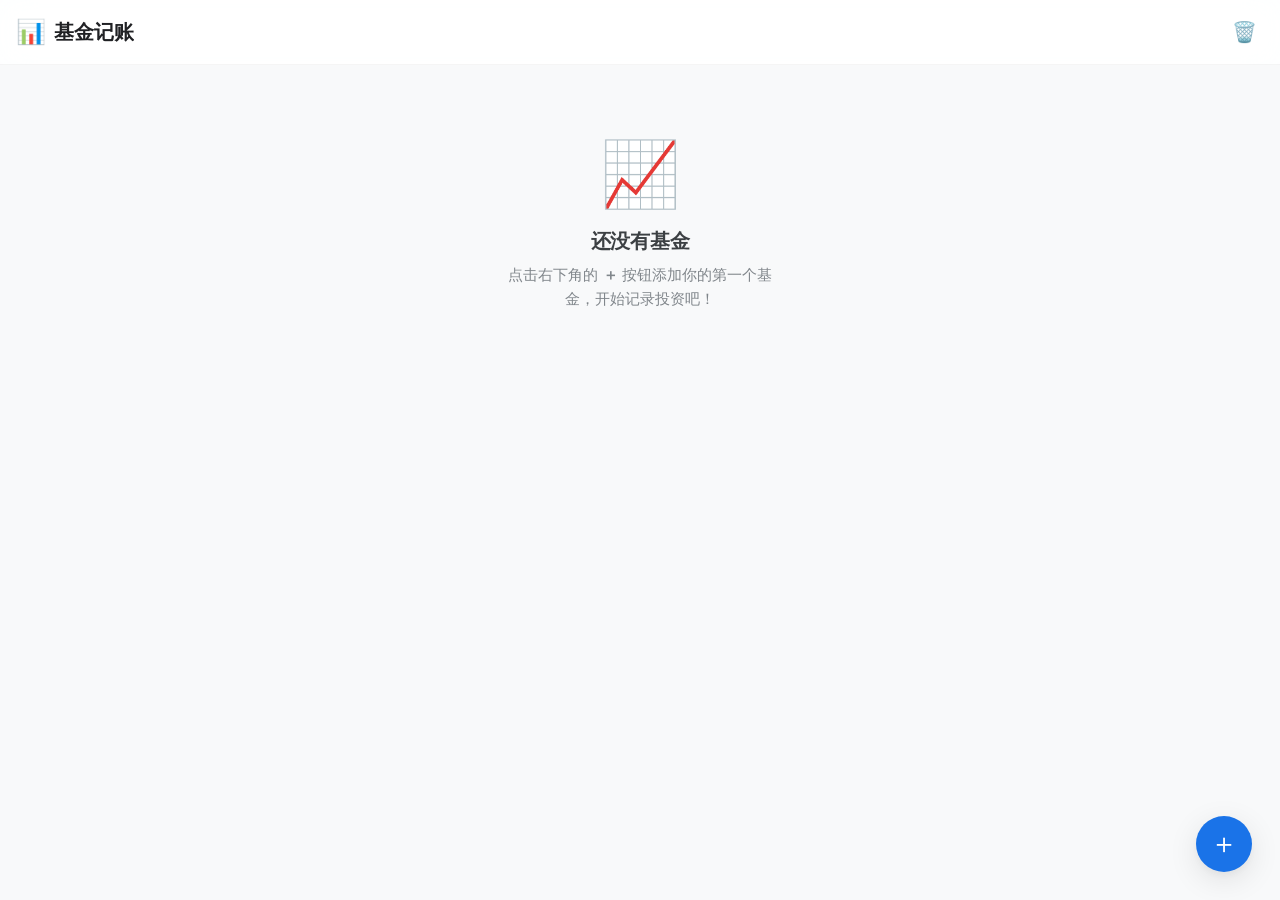
<file: jj.html>
<!DOCTYPE html>
<html lang="zh-CN">
<head>
    <meta charset="UTF-8">
    <meta name="viewport" content="width=device-width, initial-scale=1.0, maximum-scale=1.0, user-scalable=no, viewport-fit=cover">
    <title>基金记账</title>
    <style>
        /* ===== CSS Variables & Reset ===== */
        :root {
            --primary: #1A73E8;
            --primary-dark: #1557B0;
            --primary-light: #E8F0FE;
            --danger: #D93025;
            --danger-light: #FCE8E6;
            --success: #34A853;
            --success-light: #E6F4EA;
            --warning: #FBBC04;
            --gray-50: #F8F9FA;
            --gray-100: #F1F3F4;
            --gray-200: #E8EAED;
            --gray-300: #DADCE0;
            --gray-400: #BDC1C6;
            --gray-500: #9AA0A6;
            --gray-600: #80868B;
            --gray-700: #5F6368;
            --gray-800: #3C4043;
            --gray-900: #202124;
            --shadow-sm: 0 1px 2px rgba(0, 0, 0, 0.06), 0 1px 3px rgba(0, 0, 0, 0.08);
            --shadow-md: 0 4px 12px rgba(0, 0, 0, 0.08), 0 2px 4px rgba(0, 0, 0, 0.04);
            --shadow-lg: 0 8px 30px rgba(0, 0, 0, 0.10), 0 4px 8px rgba(0, 0, 0, 0.04);
            --shadow-xl: 0 16px 48px rgba(0, 0, 0, 0.14), 0 6px 12px rgba(0, 0, 0, 0.06);
            --radius-sm: 8px;
            --radius-md: 12px;
            --radius-lg: 16px;
            --radius-xl: 20px;
            --transition: 0.25s cubic-bezier(0.4, 0, 0.2, 1);
            --font: -apple-system, BlinkMacSystemFont, "Segoe UI", Roboto, "Helvetica Neue", Arial, sans-serif;
        }

        *,
        *::before,
        *::after {
            box-sizing: border-box;
            margin: 0;
            padding: 0;
        }

        html {
            font-size: 16px;
            -webkit-text-size-adjust: 100%;
        }

        body {
            font-family: var(--font);
            background: var(--gray-50);
            color: var(--gray-900);
            min-height: 100vh;
            min-height: 100dvh;
            padding-bottom: 96px;
            overflow-x: hidden;
            -webkit-font-smoothing: antialiased;
            -moz-osx-font-smoothing: grayscale;
        }

        /* ===== Scrollbar ===== */
        ::-webkit-scrollbar {
            width: 4px;
            height: 4px;
        }
        ::-webkit-scrollbar-track {
            background: transparent;
        }
        ::-webkit-scrollbar-thumb {
            background: var(--gray-300);
            border-radius: 4px;
        }

        /* ===== Typography ===== */
        h1,
        h2,
        h3,
        h4 {
            font-weight: 600;
            letter-spacing: -0.01em;
        }

        /* ===== Header ===== */
        .app-header {
            position: sticky;
            top: 0;
            z-index: 50;
            background: rgba(255, 255, 255, 0.82);
            backdrop-filter: saturate(180%) blur(16px) brightness(1.02);
            -webkit-backdrop-filter: saturate(180%) blur(16px) brightness(1.02);
            border-bottom: 1px solid rgba(0, 0, 0, 0.04);
            padding: 12px 16px;
            display: flex;
            align-items: center;
            justify-content: space-between;
            min-height: 60px;
            transition: box-shadow var(--transition);
        }
        .app-header.scrolled {
            box-shadow: var(--shadow-sm);
        }

        .app-header .title-area {
            display: flex;
            align-items: center;
            gap: 8px;
            flex: 1;
            min-width: 0;
        }

        .app-header .back-btn {
            display: none;
            background: none;
            border: none;
            font-size: 24px;
            color: var(--primary);
            cursor: pointer;
            padding: 4px 4px 4px 0;
            border-radius: 50%;
            width: 40px;
            height: 40px;
            align-items: center;
            justify-content: center;
            transition: background var(--transition);
            flex-shrink: 0;
        }
        .app-header .back-btn:hover {
            background: var(--gray-100);
        }
        .app-header .back-btn.visible {
            display: flex;
        }

        .app-header .title {
            font-size: 20px;
            font-weight: 700;
            color: var(--gray-900);
            display: flex;
            align-items: center;
            gap: 8px;
            white-space: nowrap;
            overflow: hidden;
            text-overflow: ellipsis;
        }
        .app-header .title .icon {
            font-size: 24px;
        }

        .app-header .actions {
            display: flex;
            align-items: center;
            gap: 4px;
            flex-shrink: 0;
        }

        .btn-icon {
            display: inline-flex;
            align-items: center;
            justify-content: center;
            width: 40px;
            height: 40px;
            border: none;
            border-radius: 50%;
            background: transparent;
            color: var(--gray-700);
            font-size: 20px;
            cursor: pointer;
            transition: background var(--transition), transform 0.15s;
            -webkit-tap-highlight-color: transparent;
            position: relative;
            overflow: hidden;
        }
        .btn-icon:hover {
            background: var(--gray-100);
        }
        .btn-icon:active {
            transform: scale(0.92);
        }
        .btn-icon.danger:hover {
            background: var(--danger-light);
            color: var(--danger);
        }
        .btn-icon .ripple {
            position: absolute;
            border-radius: 50%;
            background: rgba(0, 0, 0, 0.08);
            transform: scale(0);
            animation: rippleAnim 0.6s ease-out forwards;
            pointer-events: none;
        }

        @keyframes rippleAnim {
            to {
                transform: scale(4);
                opacity: 0;
            }
        }

        /* ===== Container ===== */
        .container {
            max-width: 480px;
            margin: 0 auto;
            padding: 12px 16px 20px;
            animation: fadeUp 0.35s ease-out;
        }

        /* ===== Empty State ===== */
        .empty-state {
            text-align: center;
            padding: 56px 24px 40px;
            animation: fadeUp 0.6s ease-out;
        }
        .empty-state .emoji {
            font-size: 64px;
            display: block;
            margin-bottom: 16px;
            animation: float 3s ease-in-out infinite;
        }
        .empty-state h3 {
            font-size: 20px;
            color: var(--gray-800);
            margin-bottom: 8px;
        }
        .empty-state p {
            color: var(--gray-600);
            font-size: 15px;
            line-height: 1.6;
            max-width: 280px;
            margin: 0 auto 24px;
        }

        @keyframes float {
            0%,
            100% {
                transform: translateY(0);
            }
            50% {
                transform: translateY(-8px);
            }
        }

        @keyframes fadeUp {
            from {
                opacity: 0;
                transform: translateY(20px);
            }
            to {
                opacity: 1;
                transform: translateY(0);
            }
        }

        /* ===== Fund Card (List) ===== */
        .fund-card-list {
            background: #ffffff;
            border-radius: var(--radius-lg);
            box-shadow: var(--shadow-sm);
            margin-bottom: 12px;
            overflow: hidden;
            transition: box-shadow var(--transition), transform 0.2s;
            animation: cardIn 0.4s ease-out;
            border: 1px solid rgba(0, 0, 0, 0.03);
            cursor: pointer;
            -webkit-tap-highlight-color: transparent;
        }
        .fund-card-list:active {
            transform: scale(0.995);
        }
        .fund-card-list:hover {
            box-shadow: var(--shadow-md);
        }

        @keyframes cardIn {
            from {
                opacity: 0;
                transform: translateY(16px) scale(0.98);
            }
            to {
                opacity: 1;
                transform: translateY(0) scale(1);
            }
        }

        .fund-card-list .card-body {
            padding: 14px 16px;
            display: flex;
            align-items: center;
            justify-content: space-between;
            gap: 10px;
        }

        .fund-card-list .fund-info {
            flex: 1;
            min-width: 0;
        }
        .fund-card-list .fund-name {
            font-size: 17px;
            font-weight: 600;
            color: var(--gray-900);
            white-space: nowrap;
            overflow: hidden;
            text-overflow: ellipsis;
        }
        .fund-card-list .fund-meta {
            font-size: 13px;
            color: var(--gray-500);
            margin-top: 2px;
        }

        .fund-card-list .fund-balance {
            display: flex;
            flex-direction: column;
            align-items: flex-end;
            gap: 2px;
            flex-shrink: 0;
        }
        .fund-card-list .fund-balance .amount {
            font-weight: 700;
            font-size: 16px;
            font-variant-numeric: tabular-nums;
        }
        .fund-card-list .fund-balance .amount.positive {
            color: var(--success);
        }
        .fund-card-list .fund-balance .amount.negative {
            color: var(--danger);
        }
        .fund-card-list .fund-balance .amount.zero {
            color: var(--gray-500);
        }
        .fund-card-list .fund-balance .shares {
            font-size: 13px;
            color: var(--gray-600);
            font-variant-numeric: tabular-nums;
        }

        .fund-card-list .card-actions {
            display: flex;
            align-items: center;
            gap: 2px;
            flex-shrink: 0;
        }
        .fund-card-list .card-actions .btn-icon {
            width: 36px;
            height: 36px;
            font-size: 18px;
        }

        /* ===== Detail View ===== */
        .detail-header {
            display: flex;
            flex-direction: column;
            gap: 6px;
            padding: 4px 0 12px;
            border-bottom: 1px solid var(--gray-200);
            margin-bottom: 16px;
        }
        .detail-header .detail-name {
            font-size: 22px;
            font-weight: 700;
            color: var(--gray-900);
        }
        .detail-header .detail-balance {
            display: flex;
            gap: 20px;
            flex-wrap: wrap;
        }
        .detail-header .detail-balance .item {
            display: flex;
            align-items: baseline;
            gap: 6px;
            font-size: 15px;
        }
        .detail-header .detail-balance .item .label {
            color: var(--gray-600);
            font-weight: 500;
        }
        .detail-header .detail-balance .item .value {
            font-weight: 700;
            font-size: 18px;
            font-variant-numeric: tabular-nums;
        }
        .detail-header .detail-balance .item .value.positive {
            color: var(--success);
        }
        .detail-header .detail-balance .item .value.negative {
            color: var(--danger);
        }
        .detail-header .detail-balance .item .value.zero {
            color: var(--gray-500);
        }

        .detail-actions {
            display: flex;
            gap: 8px;
            margin: 12px 0 8px;
        }
        .detail-actions .btn {
            flex: 1;
            padding: 10px;
            border: none;
            border-radius: var(--radius-md);
            font-size: 15px;
            font-weight: 600;
            cursor: pointer;
            transition: background var(--transition), transform 0.15s;
            font-family: inherit;
            -webkit-tap-highlight-color: transparent;
        }
        .detail-actions .btn:active {
            transform: scale(0.97);
        }
        .detail-actions .btn-primary {
            background: var(--primary);
            color: #fff;
        }
        .detail-actions .btn-primary:hover {
            background: var(--primary-dark);
        }
        .detail-actions .btn-danger {
            background: var(--danger);
            color: #fff;
        }
        .detail-actions .btn-danger:hover {
            background: #C62828;
        }

        /* ===== Transaction List (Detail) ===== */
        .transaction-list {
            display: flex;
            flex-direction: column;
            gap: 6px;
            padding: 4px 0;
        }

        .transaction-item {
            display: flex;
            align-items: center;
            padding: 10px 12px;
            gap: 10px;
            background: #fff;
            border-radius: var(--radius-sm);
            box-shadow: var(--shadow-sm);
            transition: background var(--transition), opacity 0.25s;
            animation: itemIn 0.3s ease-out;
            border: 1px solid var(--gray-100);
        }
        .transaction-item:hover {
            background: var(--gray-50);
        }
        .transaction-item.removing {
            opacity: 0;
            transform: translateX(40px);
        }

        @keyframes itemIn {
            from {
                opacity: 0;
                transform: translateX(-12px);
            }
            to {
                opacity: 1;
                transform: translateX(0);
            }
        }

        .transaction-item .type-badge {
            flex-shrink: 0;
            font-size: 12px;
            font-weight: 600;
            padding: 2px 10px;
            border-radius: 20px;
            min-width: 44px;
            text-align: center;
            letter-spacing: 0.3px;
        }
        .transaction-item .type-badge.buy {
            background: var(--success-light);
            color: var(--success);
        }
        .transaction-item .type-badge.sell {
            background: var(--danger-light);
            color: var(--danger);
        }

        .transaction-item .trans-info {
            flex: 1;
            min-width: 0;
            display: flex;
            flex-direction: column;
            gap: 2px;
        }
        .transaction-item .trans-info .top {
            display: flex;
            align-items: baseline;
            gap: 8px;
            flex-wrap: wrap;
        }
        .transaction-item .trans-info .amount {
            font-weight: 600;
            font-size: 15px;
            font-variant-numeric: tabular-nums;
            color: var(--gray-800);
        }
        .transaction-item .trans-info .shares {
            font-size: 13px;
            color: var(--gray-600);
            font-variant-numeric: tabular-nums;
        }
        .transaction-item .trans-info .date {
            font-size: 12px;
            color: var(--gray-500);
            flex-shrink: 0;
        }
        .transaction-item .trans-info .note {
            font-size: 13px;
            color: var(--gray-600);
            white-space: nowrap;
            overflow: hidden;
            text-overflow: ellipsis;
            max-width: 120px;
        }

        .transaction-item .trans-actions {
            display: flex;
            align-items: center;
            gap: 2px;
            flex-shrink: 0;
        }

        .transaction-item .trans-actions .btn-icon {
            width: 34px;
            height: 34px;
            font-size: 16px;
        }

        /* ===== FAB ===== */
        .fab {
            position: fixed;
            bottom: 28px;
            right: 28px;
            width: 56px;
            height: 56px;
            border: none;
            border-radius: 50%;
            background: var(--primary);
            color: #fff;
            font-size: 28px;
            font-weight: 300;
            box-shadow: var(--shadow-lg);
            cursor: pointer;
            transition: transform 0.25s, box-shadow 0.25s, background 0.25s;
            -webkit-tap-highlight-color: transparent;
            display: flex;
            align-items: center;
            justify-content: center;
            z-index: 40;
        }
        .fab:hover {
            background: var(--primary-dark);
            box-shadow: var(--shadow-xl);
            transform: scale(1.04);
        }
        .fab:active {
            transform: scale(0.90);
        }

        /* ===== Modal ===== */
        .modal-overlay {
            position: fixed;
            inset: 0;
            background: rgba(0, 0, 0, 0.45);
            backdrop-filter: blur(4px);
            -webkit-backdrop-filter: blur(4px);
            z-index: 100;
            display: flex;
            align-items: flex-end;
            justify-content: center;
            opacity: 0;
            visibility: hidden;
            transition: opacity 0.3s, visibility 0.3s;
            padding: 20px;
        }
        .modal-overlay.active {
            opacity: 1;
            visibility: visible;
        }

        .modal-sheet {
            background: #ffffff;
            border-radius: var(--radius-xl) var(--radius-xl) 0 0;
            max-width: 480px;
            width: 100%;
            max-height: 92vh;
            transform: translateY(40px) scale(0.96);
            transition: transform 0.35s cubic-bezier(0.34, 1.56, 0.64, 1), opacity 0.3s;
            opacity: 0;
            overflow: hidden;
            display: flex;
            flex-direction: column;
            box-shadow: var(--shadow-xl);
        }
        .modal-overlay.active .modal-sheet {
            transform: translateY(0) scale(1);
            opacity: 1;
        }

        .modal-sheet .modal-handle {
            width: 36px;
            height: 4px;
            border-radius: 4px;
            background: var(--gray-300);
            margin: 10px auto 4px;
            flex-shrink: 0;
        }

        .modal-sheet .modal-header {
            padding: 12px 20px 8px;
            display: flex;
            align-items: center;
            justify-content: space-between;
            flex-shrink: 0;
            border-bottom: 1px solid var(--gray-100);
        }
        .modal-sheet .modal-header h3 {
            font-size: 18px;
            color: var(--gray-900);
        }
        .modal-sheet .modal-header .close-btn {
            background: none;
            border: none;
            font-size: 24px;
            color: var(--gray-500);
            cursor: pointer;
            padding: 4px;
            border-radius: 50%;
            width: 40px;
            height: 40px;
            display: flex;
            align-items: center;
            justify-content: center;
            transition: background var(--transition);
        }
        .modal-sheet .modal-header .close-btn:hover {
            background: var(--gray-100);
        }

        .modal-sheet .modal-body {
            padding: 20px 20px 12px;
            overflow-y: auto;
            flex: 1;
        }

        .modal-sheet .modal-footer {
            padding: 12px 20px 20px;
            flex-shrink: 0;
            display: flex;
            gap: 10px;
            border-top: 1px solid var(--gray-100);
        }
        .modal-sheet .modal-footer .btn {
            flex: 1;
            padding: 12px;
            border: none;
            border-radius: var(--radius-md);
            font-size: 16px;
            font-weight: 600;
            cursor: pointer;
            transition: background var(--transition), transform 0.15s;
            font-family: inherit;
            -webkit-tap-highlight-color: transparent;
        }
        .modal-sheet .modal-footer .btn:active {
            transform: scale(0.97);
        }
        .modal-sheet .modal-footer .btn-secondary {
            background: var(--gray-100);
            color: var(--gray-700);
        }
        .modal-sheet .modal-footer .btn-secondary:hover {
            background: var(--gray-200);
        }
        .modal-sheet .modal-footer .btn-primary {
            background: var(--primary);
            color: #fff;
        }
        .modal-sheet .modal-footer .btn-primary:hover {
            background: var(--primary-dark);
        }
        .modal-sheet .modal-footer .btn-danger {
            background: var(--danger);
            color: #fff;
        }
        .modal-sheet .modal-footer .btn-danger:hover {
            background: #C62828;
        }

        /* ===== Form ===== */
        .form-group {
            margin-bottom: 16px;
        }
        .form-group label {
            display: block;
            font-size: 14px;
            font-weight: 500;
            color: var(--gray-700);
            margin-bottom: 4px;
        }
        .form-group .input {
            width: 100%;
            padding: 10px 14px;
            border: 2px solid var(--gray-200);
            border-radius: var(--radius-sm);
            font-size: 16px;
            font-family: inherit;
            color: var(--gray-900);
            background: #fff;
            transition: border-color var(--transition), box-shadow var(--transition);
            -webkit-appearance: none;
            appearance: none;
        }
        .form-group .input:focus {
            outline: none;
            border-color: var(--primary);
            box-shadow: 0 0 0 3px rgba(26, 115, 232, 0.15);
        }
        .form-group .input::placeholder {
            color: var(--gray-400);
        }
        .form-group .input-select {
            appearance: auto;
            -webkit-appearance: auto;
        }
        .form-group .input-row {
            display: flex;
            gap: 12px;
        }
        .form-group .input-row>* {
            flex: 1;
        }

        /* ===== Confirm Dialog ===== */
        .confirm-overlay {
            position: fixed;
            inset: 0;
            background: rgba(0, 0, 0, 0.50);
            backdrop-filter: blur(6px);
            -webkit-backdrop-filter: blur(6px);
            z-index: 200;
            display: flex;
            align-items: center;
            justify-content: center;
            opacity: 0;
            visibility: hidden;
            transition: opacity 0.25s, visibility 0.25s;
            padding: 24px;
        }
        .confirm-overlay.active {
            opacity: 1;
            visibility: visible;
        }

        .confirm-box {
            background: #fff;
            border-radius: var(--radius-lg);
            max-width: 340px;
            width: 100%;
            padding: 28px 24px 20px;
            box-shadow: var(--shadow-xl);
            transform: scale(0.92) translateY(12px);
            transition: transform 0.3s cubic-bezier(0.34, 1.56, 0.64, 1), opacity 0.25s;
            opacity: 0;
            text-align: center;
        }
        .confirm-overlay.active .confirm-box {
            transform: scale(1) translateY(0);
            opacity: 1;
        }

        .confirm-box .icon {
            font-size: 44px;
            margin-bottom: 8px;
        }
        .confirm-box h4 {
            font-size: 18px;
            margin-bottom: 6px;
            color: var(--gray-900);
        }
        .confirm-box p {
            font-size: 15px;
            color: var(--gray-600);
            margin-bottom: 20px;
            line-height: 1.5;
        }
        .confirm-box .actions {
            display: flex;
            gap: 10px;
        }
        .confirm-box .actions .btn {
            flex: 1;
            padding: 10px;
            border: none;
            border-radius: var(--radius-sm);
            font-size: 15px;
            font-weight: 600;
            cursor: pointer;
            transition: background var(--transition), transform 0.15s;
            font-family: inherit;
        }
        .confirm-box .actions .btn:active {
            transform: scale(0.96);
        }
        .confirm-box .actions .btn-cancel {
            background: var(--gray-100);
            color: var(--gray-700);
        }
        .confirm-box .actions .btn-cancel:hover {
            background: var(--gray-200);
        }
        .confirm-box .actions .btn-confirm {
            background: var(--danger);
            color: #fff;
        }
        .confirm-box .actions .btn-confirm:hover {
            background: #C62828;
        }
        .confirm-box .actions .btn-confirm.primary {
            background: var(--primary);
        }
        .confirm-box .actions .btn-confirm.primary:hover {
            background: var(--primary-dark);
        }

        /* ===== Toast ===== */
        .toast-container {
            position: fixed;
            top: 80px;
            left: 50%;
            transform: translateX(-50%);
            z-index: 300;
            pointer-events: none;
            display: flex;
            flex-direction: column;
            align-items: center;
            gap: 8px;
            max-width: 90%;
        }

        .toast {
            background: var(--gray-900);
            color: #fff;
            padding: 10px 20px;
            border-radius: var(--radius-md);
            font-size: 14px;
            font-weight: 500;
            box-shadow: var(--shadow-lg);
            animation: toastIn 0.4s cubic-bezier(0.34, 1.56, 0.64, 1);
            pointer-events: auto;
            text-align: center;
            max-width: 100%;
            backdrop-filter: blur(8px);
            -webkit-backdrop-filter: blur(8px);
            background: rgba(32, 33, 36, 0.92);
        }
        .toast.removing {
            animation: toastOut 0.3s ease-in forwards;
        }

        @keyframes toastIn {
            from {
                opacity: 0;
                transform: translateY(-20px) scale(0.92);
            }
            to {
                opacity: 1;
                transform: translateY(0) scale(1);
            }
        }
        @keyframes toastOut {
            to {
                opacity: 0;
                transform: translateY(-24px) scale(0.92);
            }
        }

        /* ===== Responsive ===== */
        @media (max-width: 400px) {
            .container {
                padding: 8px 10px 16px;
            }
            .fund-card-list .card-body {
                padding: 12px 12px;
            }
            .transaction-item {
                padding: 8px 10px;
                gap: 8px;
            }
            .modal-sheet .modal-body {
                padding: 16px 16px 8px;
            }
            .modal-sheet .modal-footer {
                padding: 10px 16px 16px;
            }
            .fab {
                width: 50px;
                height: 50px;
                font-size: 24px;
                bottom: 20px;
                right: 20px;
            }
            .detail-header .detail-name {
                font-size: 20px;
            }
            .detail-header .detail-balance .item .value {
                font-size: 16px;
            }
        }

        @media (min-width: 600px) {
            .container {
                padding: 16px 24px 24px;
            }
            .fab {
                bottom: 36px;
                right: 36px;
            }
        }

        /* ===== Utility ===== */
        .text-ellipsis {
            white-space: nowrap;
            overflow: hidden;
            text-overflow: ellipsis;
        }

        /* ===== iOS Style Safe Area ===== */
        @supports (padding: max(0px)) {
            .fab {
                bottom: max(28px, env(safe-area-inset-bottom, 20px));
                right: max(28px, env(safe-area-inset-right, 20px));
            }
            .app-header {
                padding-top: max(12px, env(safe-area-inset-top, 12px));
            }
            .modal-overlay {
                padding-bottom: max(20px, env(safe-area-inset-bottom, 20px));
            }
        }

        /* ===== Dark Mode Support ===== */
        @media (prefers-color-scheme: dark) {
            :root {
                --gray-50: #F8F9FA;
                --gray-100: #F1F3F4;
                --gray-200: #E8EAED;
                --gray-300: #DADCE0;
                --gray-400: #BDC1C6;
                --gray-500: #9AA0A6;
                --gray-600: #80868B;
                --gray-700: #5F6368;
                --gray-800: #3C4043;
                --gray-900: #202124;
            }
            body {
                background: #F5F6F8;
            }
            .fund-card-list {
                background: #ffffff;
            }
            .transaction-item {
                background: #ffffff;
            }
            .modal-sheet {
                background: #ffffff;
            }
            .app-header {
                background: rgba(255, 255, 255, 0.88);
            }
        }
    </style>
</head>
<body>

    <!-- ===== Header ===== -->
    <header class="app-header" id="appHeader">
        <div class="title-area">
            <button class="back-btn" id="backBtn" aria-label="返回基金列表">‹</button>
            <span class="title" id="headerTitle">
                <span class="icon">📊</span>
                <span id="titleText">基金记账</span>
            </span>
        </div>
        <div class="actions">
            <button class="btn-icon danger" id="clearAllBtn" aria-label="清空所有数据" title="清空所有数据">
                🗑️
            </button>
        </div>
    </header>

    <!-- ===== Main ===== -->
    <main class="container" id="appContainer">
        <!-- 动态渲染 -->
    </main>

    <!-- ===== FAB ===== -->
    <button class="fab" id="fab" aria-label="操作">
        <span class="icon">＋</span>
    </button>

    <!-- ===== Toast Container ===== -->
    <div class="toast-container" id="toastContainer"></div>

    <!-- ===== Modal: 基金表单 ===== -->
    <div class="modal-overlay" id="fundModal">
        <div class="modal-sheet">
            <div class="modal-handle"></div>
            <div class="modal-header">
                <h3 id="fundModalTitle">添加基金</h3>
                <button class="close-btn" data-close-modal>&times;</button>
            </div>
            <div class="modal-body">
                <div class="form-group">
                    <label for="fundNameInput">基金名称</label>
                    <input class="input" id="fundNameInput" type="text" placeholder="请输入基金名称" maxlength="30" autofocus>
                </div>
            </div>
            <div class="modal-footer">
                <button class="btn btn-secondary" data-close-modal>取消</button>
                <button class="btn btn-primary" id="fundModalConfirm">确认</button>
            </div>
        </div>
    </div>

    <!-- ===== Modal: 交易表单 ===== -->
    <div class="modal-overlay" id="transModal">
        <div class="modal-sheet">
            <div class="modal-handle"></div>
            <div class="modal-header">
                <h3 id="transModalTitle">添加交易</h3>
                <button class="close-btn" data-close-modal>&times;</button>
            </div>
            <div class="modal-body">
                <div class="form-group">
                    <label for="transType">类型</label>
                    <select class="input input-select" id="transType">
                        <option value="buy">买入</option>
                        <option value="sell">卖出</option>
                    </select>
                </div>
                <div class="form-group">
                    <label for="transAmount">金额 (元)</label>
                    <input class="input" id="transAmount" type="number" step="0.01" placeholder="0.00" min="0.01">
                </div>
                <div class="form-group">
                    <label for="transShares">份数</label>
                    <input class="input" id="transShares" type="number" step="0.001" placeholder="0.000" min="0.001">
                </div>
                <div class="form-group">
                    <label for="transDate">日期</label>
                    <input class="input" id="transDate" type="date">
                </div>
                <div class="form-group">
                    <label for="transNote">备注 (可选)</label>
                    <input class="input" id="transNote" type="text" placeholder="备注信息" maxlength="50">
                </div>
            </div>
            <div class="modal-footer">
                <button class="btn btn-secondary" data-close-modal>取消</button>
                <button class="btn btn-primary" id="transModalConfirm">确认</button>
            </div>
        </div>
    </div>

    <!-- ===== Confirm Dialog ===== -->
    <div class="confirm-overlay" id="confirmDialog">
        <div class="confirm-box">
            <div class="icon" id="confirmIcon">⚠️</div>
            <h4 id="confirmTitle">确认操作</h4>
            <p id="confirmMessage">确定要执行此操作吗？</p>
            <div class="actions">
                <button class="btn btn-cancel" id="confirmCancel">取消</button>
                <button class="btn btn-confirm" id="confirmOk">确定</button>
            </div>
        </div>
    </div>

    <script>
        // ============================================================
        //  Data Layer
        // ============================================================

        const STORAGE_KEY = 'fundTrackerData';

        function getDefaultData() {
            return {
                funds: {},
                nextFundId: 1,
                nextTransId: 1
            };
        }

        let data = loadData();
        let currentFundId = null;

        function loadData() {
            try {
                const raw = localStorage.getItem(STORAGE_KEY);
                if (raw) {
                    const parsed = JSON.parse(raw);
                    if (parsed.funds && typeof parsed.funds === 'object' &&
                        typeof parsed.nextFundId === 'number' &&
                        typeof parsed.nextTransId === 'number') {
                        return parsed;
                    }
                }
            } catch (_) { /* ignore */ }
            return getDefaultData();
        }

        function saveData() {
            localStorage.setItem(STORAGE_KEY, JSON.stringify(data));
        }

        function generateFundId() {
            return 'fund_' + (data.nextFundId++);
        }

        function generateTransId() {
            return 'trans_' + (data.nextTransId++);
        }

        // ============================================================
        //  Business Logic
        // ============================================================

        function getFunds() {
            return Object.values(data.funds);
        }

        function getFund(fundId) {
            return data.funds[fundId] || null;
        }

        function addFund(name) {
            const id = generateFundId();
            data.funds[id] = {
                id: id,
                name: name.trim(),
                transactions: []
            };
            saveData();
            return data.funds[id];
        }

        function deleteFund(fundId) {
            if (data.funds[fundId]) {
                delete data.funds[fundId];
                saveData();
                return true;
            }
            return false;
        }

        function renameFund(fundId, newName) {
            const fund = getFund(fundId);
            if (fund) {
                fund.name = newName.trim();
                saveData();
                return true;
            }
            return false;
        }

        function addTransaction(fundId, type, amount, shares, date, note) {
            const fund = getFund(fundId);
            if (!fund) return null;
            const id = generateTransId();
            const trans = {
                id: id,
                type: type,
                amount: parseFloat(amount),
                shares: parseFloat(shares),
                date: date || new Date().toISOString().slice(0, 10),
                note: note || ''
            };
            fund.transactions.push(trans);
            fund.transactions.sort((a, b) => b.date.localeCompare(a.date) || a.id.localeCompare(b.id));
            saveData();
            return trans;
        }

        function updateTransaction(fundId, transId, type, amount, shares, date, note) {
            const fund = getFund(fundId);
            if (!fund) return false;
            const idx = fund.transactions.findIndex(t => t.id === transId);
            if (idx === -1) return false;
            const trans = fund.transactions[idx];
            trans.type = type;
            trans.amount = parseFloat(amount);
            trans.shares = parseFloat(shares);
            trans.date = date || trans.date;
            trans.note = note || '';
            fund.transactions.sort((a, b) => b.date.localeCompare(a.date) || a.id.localeCompare(b.id));
            saveData();
            return true;
        }

        function deleteTransaction(fundId, transId) {
            const fund = getFund(fundId);
            if (!fund) return false;
            const idx = fund.transactions.findIndex(t => t.id === transId);
            if (idx === -1) return false;
            fund.transactions.splice(idx, 1);
            saveData();
            return true;
        }

        function getBalance(fundId) {
            const fund = getFund(fundId);
            if (!fund) return { amount: 0, shares: 0 };
            let amount = 0,
                shares = 0;
            for (const t of fund.transactions) {
                if (t.type === 'buy') {
                    amount += t.amount;
                    shares += t.shares;
                } else {
                    amount -= t.amount;
                    shares -= t.shares;
                }
            }
            return { amount, shares };
        }

        function clearAllData() {
            data = getDefaultData();
            saveData();
        }

        // ============================================================
        //  Body Scroll Lock (Fix FAB jump)
        // ============================================================

        let bodyLockCount = 0;
        let savedPaddingRight = '';

        function lockBodyScroll(lock) {
            if (lock) {
                if (bodyLockCount === 0) {
                    const scrollbarWidth = window.innerWidth - document.documentElement.clientWidth;
                    if (scrollbarWidth > 0) {
                        savedPaddingRight = document.body.style.paddingRight || '';
                        document.body.style.paddingRight = scrollbarWidth + 'px';
                    }
                    document.body.style.overflow = 'hidden';
                }
                bodyLockCount++;
            } else {
                bodyLockCount--;
                if (bodyLockCount <= 0) {
                    bodyLockCount = 0;
                    document.body.style.overflow = '';
                    document.body.style.paddingRight = savedPaddingRight || '';
                    savedPaddingRight = '';
                }
            }
        }

        // ============================================================
        //  UI Rendering
        // ============================================================

        const container = document.getElementById('appContainer');
        const toastContainer = document.getElementById('toastContainer');
        const headerTitle = document.getElementById('titleText');
        const backBtn = document.getElementById('backBtn');
        const fab = document.getElementById('fab');

        function render() {
            if (currentFundId) {
                renderFundDetail(currentFundId);
            } else {
                renderFundList();
            }
            updateHeaderAndFab();
        }

        function renderFundList() {
            const funds = getFunds();
            if (funds.length === 0) {
                container.innerHTML = `
                    <div class="empty-state">
                        <span class="emoji">📈</span>
                        <h3>还没有基金</h3>
                        <p>点击右下角的 <strong>＋</strong> 按钮添加你的第一个基金，开始记录投资吧！</p>
                    </div>
                `;
                return;
            }

            let html = '';
            for (const fund of funds) {
                const balance = getBalance(fund.id);
                const amountClass = balance.amount > 0 ? 'positive' : (balance.amount < 0 ? 'negative' : 'zero');
                const sharesClass = balance.shares > 0 ? 'positive' : (balance.shares < 0 ? 'negative' : 'zero');

                html += `
                    <div class="fund-card-list" data-fund-id="${fund.id}">
                        <div class="card-body">
                            <div class="fund-info">
                                <div class="fund-name">${escapeHtml(fund.name)}</div>
                                <div class="fund-meta">${fund.transactions.length} 笔交易</div>
                            </div>
                            <div class="fund-balance">
                                <span class="amount ${amountClass}">${formatMoney(balance.amount)}</span>
                                <span class="shares">${formatShares(balance.shares)} 份</span>
                            </div>
                            <div class="card-actions">
                                <button class="btn-icon danger" data-delete-fund="${fund.id}" title="删除基金" aria-label="删除基金">🗑️</button>
                            </div>
                        </div>
                    </div>
                `;
            }
            container.innerHTML = html;
        }

        function renderFundDetail(fundId) {
            const fund = getFund(fundId);
            if (!fund) {
                currentFundId = null;
                render();
                return;
            }
            const balance = getBalance(fundId);
            const amountClass = balance.amount > 0 ? 'positive' : (balance.amount < 0 ? 'negative' : 'zero');
            const sharesClass = balance.shares > 0 ? 'positive' : (balance.shares < 0 ? 'negative' : 'zero');

            let html = `
                <div class="detail-header">
                    <div class="detail-name">${escapeHtml(fund.name)}</div>
                    <div class="detail-balance">
                        <div class="item">
                            <span class="label">💰 金额</span>
                            <span class="value ${amountClass}">${formatMoney(balance.amount)}</span>
                        </div>
                        <div class="item">
                            <span class="label">📦 份数</span>
                            <span class="value ${sharesClass}">${formatShares(balance.shares)}</span>
                        </div>
                    </div>
                </div>
                <div class="detail-actions">
                    <button class="btn btn-primary" id="addTransBtn">＋ 添加交易</button>
                    <button class="btn btn-danger" id="deleteFundBtn">删除基金</button>
                </div>
                <div class="transaction-list">
            `;

            if (fund.transactions.length === 0) {
                html += `<div style="padding:16px;text-align:center;color:var(--gray-500);font-size:14px;">暂无交易记录</div>`;
            } else {
                for (const t of fund.transactions) {
                    html += renderTransactionItem(fundId, t);
                }
            }

            html += `</div>`;
            container.innerHTML = html;

            document.getElementById('addTransBtn').addEventListener('click', () => {
                openAddTransModal(fundId);
            });
            document.getElementById('deleteFundBtn').addEventListener('click', async () => {
                const confirmed = await showConfirm(
                    '删除基金',
                    `确定要删除「${fund.name}」吗？该基金的所有交易记录也将被删除。`,
                    '🗑️'
                );
                if (confirmed) {
                    deleteFund(fundId);
                    currentFundId = null;
                    render();
                    showToast('已删除基金');
                }
            });
        }

        function renderTransactionItem(fundId, trans) {
            const typeLabel = trans.type === 'buy' ? '买入' : '卖出';
            const typeClass = trans.type === 'buy' ? 'buy' : 'sell';
            const amountSign = trans.type === 'buy' ? '+' : '−';
            const amountColor = trans.type === 'buy' ? 'var(--success)' : 'var(--danger)';

            return `
                <div class="transaction-item" data-trans-id="${trans.id}" data-fund-id="${fundId}">
                    <span class="type-badge ${typeClass}">${typeLabel}</span>
                    <div class="trans-info">
                        <div class="top">
                            <span class="amount" style="color:${amountColor}">${amountSign}${formatMoney(trans.amount)}</span>
                            <span class="shares">${formatShares(trans.shares)} 份</span>
                            <span class="date">${trans.date}</span>
                        </div>
                        ${trans.note ? `<div class="note">${escapeHtml(trans.note)}</div>` : ''}
                    </div>
                    <div class="trans-actions">
                        <button class="btn-icon" data-edit-trans="${fundId}|${trans.id}" title="编辑" aria-label="编辑交易">✏️</button>
                        <button class="btn-icon danger" data-delete-trans="${fundId}|${trans.id}" title="删除" aria-label="删除交易">✕</button>
                    </div>
                </div>
            `;
        }

        // ============================================================
        //  Header & FAB
        // ============================================================

        function updateHeaderAndFab() {
            if (currentFundId) {
                const fund = getFund(currentFundId);
                if (fund) {
                    headerTitle.textContent = fund.name;
                    backBtn.classList.add('visible');
                    fab.innerHTML = '<span class="icon">＋</span>';
                    fab.style.display = 'flex';
                    fab.onclick = () => { openAddTransModal(currentFundId); };
                } else {
                    currentFundId = null;
                    updateHeaderAndFab();
                    render();
                }
            } else {
                headerTitle.textContent = '基金记账';
                backBtn.classList.remove('visible');
                fab.innerHTML = '<span class="icon">＋</span>';
                fab.style.display = 'flex';
                fab.onclick = () => { openAddFundModal(); };
            }
        }

        backBtn.addEventListener('click', () => {
            if (currentFundId) {
                currentFundId = null;
                render();
            }
        });

        // ============================================================
        //  Helpers
        // ============================================================

        function escapeHtml(str) {
            if (!str) return '';
            const div = document.createElement('div');
            div.textContent = str;
            return div.innerHTML;
        }

        function formatMoney(val) {
            return '¥' + val.toFixed(2);
        }

        function formatShares(val) {
            return val.toFixed(3);
        }

        // ============================================================
        //  Toast
        // ============================================================

        let toastTimer = null;

        function showToast(message, duration = 2200) {
            const el = document.createElement('div');
            el.className = 'toast';
            el.textContent = message;
            toastContainer.appendChild(el);
            clearTimeout(toastTimer);
            toastTimer = setTimeout(() => {
                el.classList.add('removing');
                setTimeout(() => {
                    if (el.parentNode) el.remove();
                }, 350);
            }, duration);
            while (toastContainer.children.length > 3) {
                toastContainer.firstChild.remove();
            }
        }

        // ============================================================
        //  Modal Helpers (with scroll lock)
        // ============================================================

        function openModal(overlayId) {
            const overlay = document.getElementById(overlayId);
            if (!overlay) return;
            overlay.classList.add('active');
            lockBodyScroll(true);
            const input = overlay.querySelector('.input, .input-select');
            if (input) setTimeout(() => input.focus(), 100);
        }

        function closeModal(overlayId) {
            const overlay = document.getElementById(overlayId);
            if (!overlay) return;
            overlay.classList.remove('active');
            lockBodyScroll(false);
        }

        // ============================================================
        //  Confirm Dialog (with scroll lock)
        // ============================================================

        let confirmResolve = null;

        function showConfirm(title, message, icon = '⚠️', isDanger = true) {
            return new Promise((resolve) => {
                const dialog = document.getElementById('confirmDialog');
                document.getElementById('confirmIcon').textContent = icon;
                document.getElementById('confirmTitle').textContent = title;
                document.getElementById('confirmMessage').textContent = message;
                const okBtn = document.getElementById('confirmOk');
                okBtn.className = 'btn btn-confirm' + (isDanger ? '' : ' primary');
                dialog.classList.add('active');
                lockBodyScroll(true);
                confirmResolve = resolve;
            });
        }

        function closeConfirm(resolveValue) {
            const dialog = document.getElementById('confirmDialog');
            dialog.classList.remove('active');
            lockBodyScroll(false);
            if (confirmResolve) {
                confirmResolve(resolveValue);
                confirmResolve = null;
            }
        }

        document.getElementById('confirmCancel').addEventListener('click', () => {
            closeConfirm(false);
        });

        document.getElementById('confirmOk').addEventListener('click', () => {
            closeConfirm(true);
        });

        document.getElementById('confirmDialog').addEventListener('click', (e) => {
            if (e.target === e.currentTarget) {
                closeConfirm(false);
            }
        });

        // ============================================================
        //  Modal Close Handlers
        // ============================================================

        document.querySelectorAll('[data-close-modal]').forEach(btn => {
            btn.addEventListener('click', (e) => {
                const overlay = btn.closest('.modal-overlay');
                if (overlay) closeModal(overlay.id);
            });
        });

        document.querySelectorAll('.modal-overlay').forEach(overlay => {
            overlay.addEventListener('click', (e) => {
                if (e.target === overlay) {
                    closeModal(overlay.id);
                }
            });
        });

        // ============================================================
        //  Event Delegation (container)
        // ============================================================

        container.addEventListener('click', async (e) => {
            const card = e.target.closest('.fund-card-list');
            if (card && !e.target.closest('.card-actions')) {
                const fundId = card.dataset.fundId;
                if (fundId && getFund(fundId)) {
                    currentFundId = fundId;
                    render();
                }
                return;
            }

            const deleteFundBtn = e.target.closest('[data-delete-fund]');
            if (deleteFundBtn) {
                const fundId = deleteFundBtn.dataset.deleteFund;
                const fund = getFund(fundId);
                if (fund) {
                    const confirmed = await showConfirm(
                        '删除基金',
                        `确定要删除「${fund.name}」吗？该基金的所有交易记录也将被删除。`,
                        '🗑️'
                    );
                    if (confirmed) {
                        deleteFund(fundId);
                        if (currentFundId === fundId) currentFundId = null;
                        render();
                        showToast('已删除基金');
                    }
                }
                return;
            }

            const editTransBtn = e.target.closest('[data-edit-trans]');
            if (editTransBtn) {
                const parts = editTransBtn.dataset.editTrans.split('|');
                if (parts.length === 2) {
                    const fundId = parts[0];
                    const transId = parts[1];
                    const fund = getFund(fundId);
                    if (fund) {
                        const trans = fund.transactions.find(t => t.id === transId);
                        if (trans) {
                            openEditTransModal(fundId, trans);
                        }
                    }
                }
                return;
            }

            const deleteTransBtn = e.target.closest('[data-delete-trans]');
            if (deleteTransBtn) {
                const parts = deleteTransBtn.dataset.deleteTrans.split('|');
                if (parts.length === 2) {
                    const fundId = parts[0];
                    const transId = parts[1];
                    const fund = getFund(fundId);
                    if (fund) {
                        const trans = fund.transactions.find(t => t.id === transId);
                        if (trans) {
                            const typeLabel = trans.type === 'buy' ? '买入' : '卖出';
                            const confirmed = await showConfirm(
                                '删除交易',
                                `确定要删除这笔 ${typeLabel} 交易吗？金额: ${formatMoney(trans.amount)}，份数: ${formatShares(trans.shares)}`,
                                '🗑️'
                            );
                            if (confirmed) {
                                const item = deleteTransBtn.closest('.transaction-item');
                                if (item) item.classList.add('removing');
                                await new Promise(r => setTimeout(r, 280));
                                deleteTransaction(fundId, transId);
                                render();
                                showToast('已删除交易');
                            }
                        }
                    }
                }
                return;
            }
        });

        // ============================================================
        //  Fund Modal
        // ============================================================

        let editingFundId = null;

        function openAddFundModal() {
            editingFundId = null;
            document.getElementById('fundModalTitle').textContent = '添加基金';
            document.getElementById('fundNameInput').value = '';
            document.getElementById('fundModalConfirm').textContent = '添加';
            openModal('fundModal');
        }

        document.getElementById('fundModalConfirm').addEventListener('click', () => {
            const input = document.getElementById('fundNameInput');
            const name = input.value.trim();
            if (!name) {
                showToast('请输入基金名称');
                input.focus();
                return;
            }
            if (editingFundId) {
                const fund = getFund(editingFundId);
                if (fund && fund.name !== name) {
                    renameFund(editingFundId, name);
                    render();
                    showToast('已重命名');
                } else if (fund) {
                    showToast('名称未改变');
                }
            } else {
                const exists = getFunds().some(f => f.name === name);
                if (exists) {
                    showToast('基金名称已存在');
                    return;
                }
                addFund(name);
                render();
                showToast('已添加基金');
            }
            closeModal('fundModal');
        });

        document.getElementById('fundNameInput').addEventListener('keydown', (e) => {
            if (e.key === 'Enter') {
                e.preventDefault();
                document.getElementById('fundModalConfirm').click();
            }
        });

        // ============================================================
        //  Transaction Modal
        // ============================================================

        let editingTransFundId = null;
        let editingTransId = null;

        function openAddTransModal(fundId) {
            editingTransFundId = fundId;
            editingTransId = null;
            document.getElementById('transModalTitle').textContent = '添加交易';
            document.getElementById('transModalConfirm').textContent = '添加';
            document.getElementById('transType').value = 'buy';
            document.getElementById('transAmount').value = '';
            document.getElementById('transShares').value = '';
            document.getElementById('transDate').value = new Date().toISOString().slice(0, 10);
            document.getElementById('transNote').value = '';
            openModal('transModal');
            setTimeout(() => document.getElementById('transAmount').focus(), 150);
        }

        function openEditTransModal(fundId, trans) {
            editingTransFundId = fundId;
            editingTransId = trans.id;
            document.getElementById('transModalTitle').textContent = '编辑交易';
            document.getElementById('transModalConfirm').textContent = '保存';
            document.getElementById('transType').value = trans.type;
            document.getElementById('transAmount').value = trans.amount;
            document.getElementById('transShares').value = trans.shares;
            document.getElementById('transDate').value = trans.date;
            document.getElementById('transNote').value = trans.note || '';
            openModal('transModal');
            setTimeout(() => document.getElementById('transAmount').focus(), 150);
        }

        document.getElementById('transModalConfirm').addEventListener('click', () => {
            const type = document.getElementById('transType').value;
            const amountInput = document.getElementById('transAmount');
            const sharesInput = document.getElementById('transShares');
            const dateInput = document.getElementById('transDate');
            const noteInput = document.getElementById('transNote');

            const amount = parseFloat(amountInput.value);
            const shares = parseFloat(sharesInput.value);
            const date = dateInput.value;
            const note = noteInput.value.trim();

            if (!amountInput.value || isNaN(amount) || amount <= 0) {
                showToast('请输入有效的金额');
                amountInput.focus();
                return;
            }
            if (!sharesInput.value || isNaN(shares) || shares <= 0) {
                showToast('请输入有效的份数');
                sharesInput.focus();
                return;
            }
            if (!date) {
                showToast('请选择日期');
                dateInput.focus();
                return;
            }

            if (editingTransId) {
                const success = updateTransaction(editingTransFundId, editingTransId, type, amount, shares, date, note);
                if (success) {
                    render();
                    showToast('已更新交易');
                    closeModal('transModal');
                } else {
                    showToast('更新失败');
                }
            } else {
                const trans = addTransaction(editingTransFundId, type, amount, shares, date, note);
                if (trans) {
                    render();
                    showToast('已添加交易');
                    closeModal('transModal');
                } else {
                    showToast('添加失败');
                }
            }
        });

        document.querySelectorAll('#transModal .input').forEach(el => {
            el.addEventListener('keydown', (e) => {
                if (e.key === 'Enter') {
                    e.preventDefault();
                    document.getElementById('transModalConfirm').click();
                }
            });
        });

        // ============================================================
        //  Clear All
        // ============================================================

        document.getElementById('clearAllBtn').addEventListener('click', async () => {
            const funds = getFunds();
            if (funds.length === 0) {
                showToast('暂无数据可清空');
                return;
            }
            const confirmed = await showConfirm(
                '清空所有数据',
                '确定要清空所有基金和交易记录吗？此操作不可撤销！',
                '⚠️'
            );
            if (confirmed) {
                clearAllData();
                currentFundId = null;
                render();
                showToast('已清空所有数据');
            }
        });

        // ============================================================
        //  Header scroll shadow
        // ============================================================

        window.addEventListener('scroll', () => {
            const header = document.getElementById('appHeader');
            if (window.scrollY > 4) {
                header.classList.add('scrolled');
            } else {
                header.classList.remove('scrolled');
            }
        }, { passive: true });

        // ============================================================
        //  Ripple Effect
        // ============================================================

        document.addEventListener('click', (e) => {
            const btn = e.target.closest('.btn-icon, .btn, .fab, .fund-card-list, .add-trans-btn');
            if (!btn) return;
            const rect = btn.getBoundingClientRect();
            const size = Math.max(rect.width, rect.height) * 0.8;
            const x = e.clientX - rect.left - size / 2;
            const y = e.clientY - rect.top - size / 2;
            const ripple = document.createElement('span');
            ripple.className = 'ripple';
            ripple.style.width = size + 'px';
            ripple.style.height = size + 'px';
            ripple.style.left = x + 'px';
            ripple.style.top = y + 'px';
            btn.style.position = 'relative';
            btn.style.overflow = 'hidden';
            btn.appendChild(ripple);
            setTimeout(() => ripple.remove(), 700);
        });

        // ============================================================
        //  Init
        // ============================================================

        render();
        console.log('📊 基金记账已启动，数据存储于 localStorage');
    </script>
</body>
</html>
</file>
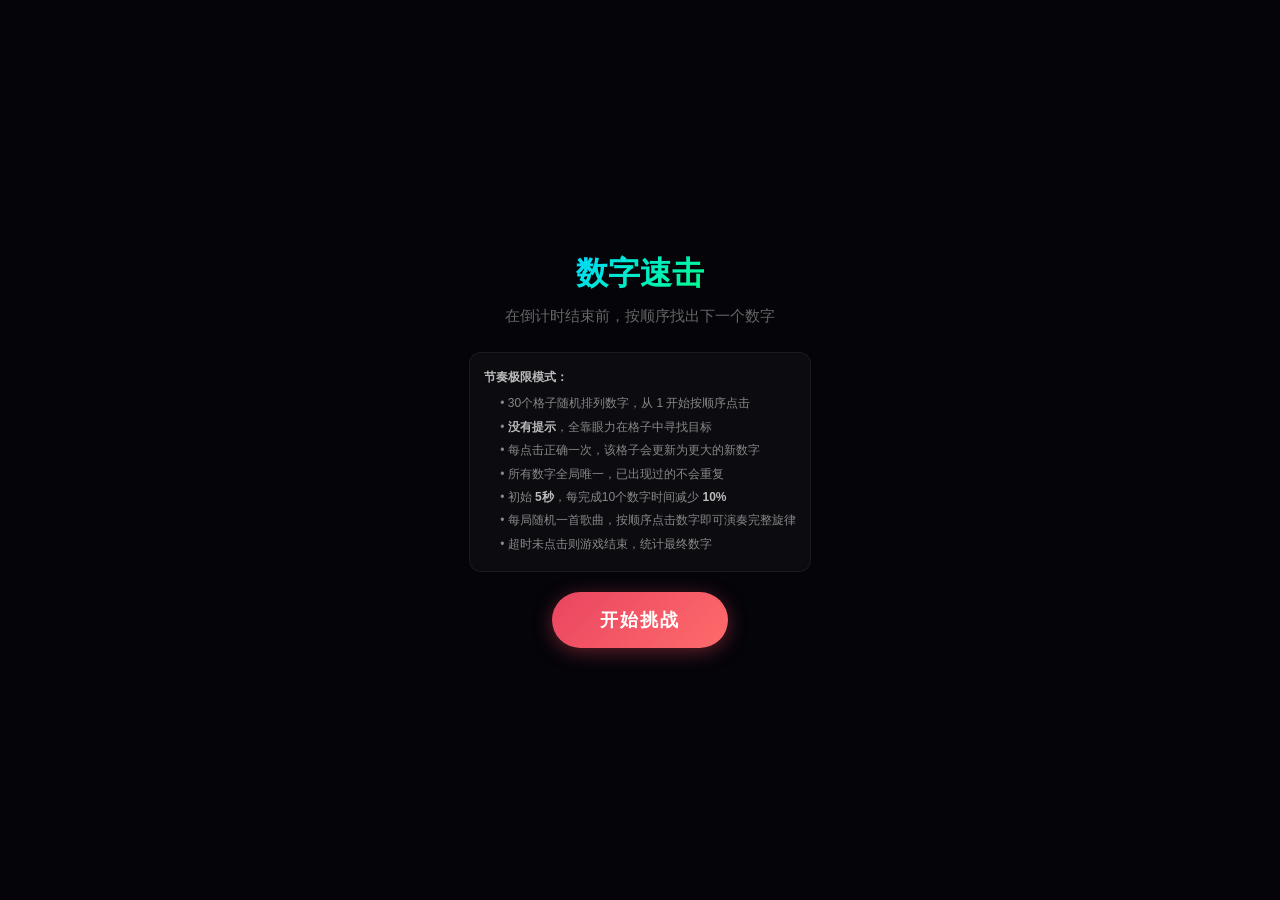
<file: sz.html>
<!DOCTYPE html>
<html lang="zh-CN">
<head>
    <meta charset="UTF-8">
    <meta name="viewport" content="width=device-width, initial-scale=1.0, user-scalable=no, viewport-fit=cover">
    <title>数字速击 · 节奏极限</title>
    <style>
        * {
            margin: 0;
            padding: 0;
            box-sizing: border-box;
            -webkit-tap-highlight-color: transparent;
        }

        html, body {
            background: #0a0a12;
            color: #fff;
            font-family: -apple-system, BlinkMacSystemFont, "Segoe UI", Roboto, sans-serif;
            height: 100%;
            overflow: hidden;
            touch-action: none;
        }

        .urgency-overlay {
            position: fixed;
            top: 0;
            left: 0;
            right: 0;
            bottom: 0;
            pointer-events: none;
            z-index: 5;
            opacity: 0;
            transition: opacity 0.15s;
        }

        .urgency-overlay.active {
            opacity: 1;
            animation: urgencyPulse 0.4s infinite alternate;
        }

        .urgency-overlay.critical {
            opacity: 1;
            animation: urgencyPulseFast 0.2s infinite alternate, screenShake 0.3s infinite;
        }

        @keyframes urgencyPulse {
            0% { box-shadow: inset 0 0 60px rgba(255, 40, 40, 0.15); }
            100% { box-shadow: inset 0 0 120px rgba(255, 40, 40, 0.35); }
        }

        @keyframes urgencyPulseFast {
            0% { box-shadow: inset 0 0 80px rgba(255, 20, 20, 0.25), inset 0 0 0 4px rgba(255, 50, 50, 0.3); }
            100% { box-shadow: inset 0 0 160px rgba(255, 20, 20, 0.55), inset 0 0 0 8px rgba(255, 50, 50, 0.6); }
        }

        @keyframes screenShake {
            0%, 100% { transform: translate(0, 0); }
            25% { transform: translate(1px, 1px); }
            50% { transform: translate(-1px, -1px); }
            75% { transform: translate(1px, -1px); }
        }

        .heartbeat-text {
            position: fixed;
            top: 50%;
            left: 50%;
            transform: translate(-50%, -50%);
            font-size: 120px;
            font-weight: 900;
            color: rgba(255, 40, 40, 0.08);
            pointer-events: none;
            z-index: 4;
            opacity: 0;
            transition: opacity 0.2s;
            letter-spacing: 8px;
        }

        .heartbeat-text.active {
            opacity: 1;
            animation: heartbeat 0.6s infinite;
        }

        .heartbeat-text.critical {
            opacity: 1;
            animation: heartbeatFast 0.3s infinite;
            color: rgba(255, 30, 30, 0.15);
        }

        @keyframes heartbeat {
            0%, 100% { transform: translate(-50%, -50%) scale(1); }
            50% { transform: translate(-50%, -50%) scale(1.08); }
        }

        @keyframes heartbeatFast {
            0%, 100% { transform: translate(-50%, -50%) scale(1); }
            50% { transform: translate(-50%, -50%) scale(1.15); }
        }

        .game-container {
            width: 100%;
            max-width: 420px;
            padding: 10px 16px;
            display: flex;
            flex-direction: column;
            height: 100%;
            position: relative;
            z-index: 10;
            margin: 0 auto;
        }

        .status-bar {
            display: flex;
            justify-content: space-between;
            align-items: center;
            padding: 10px 8px;
            background: rgba(255,255,255,0.05);
            border-radius: 16px;
            margin-bottom: 8px;
            backdrop-filter: blur(10px);
            border: 1px solid rgba(255,255,255,0.08);
        }

        .stat-item {
            text-align: center;
            flex: 1;
        }

        .stat-label {
            font-size: 10px;
            color: #666;
            margin-bottom: 2px;
            letter-spacing: 1px;
        }

        .stat-value {
            font-size: 22px;
            font-weight: 800;
            color: #e94560;
            text-shadow: 0 0 10px rgba(233, 69, 96, 0.3);
        }

        .stat-value.target {
            color: #00d9ff;
            text-shadow: 0 0 10px rgba(0, 217, 255, 0.3);
        }

        .stat-value.score {
            color: #f9c74f;
            text-shadow: 0 0 10px rgba(249, 199, 79, 0.3);
        }

        .song-badge {
            text-align: center;
            margin-bottom: 8px;
            font-size: 12px;
            color: #888;
        }

        .song-badge span {
            color: #00d9ff;
            font-weight: 700;
        }

        .timer-container {
            width: 100%;
            height: 6px;
            background: rgba(255,255,255,0.08);
            border-radius: 3px;
            margin-bottom: 12px;
            overflow: hidden;
            position: relative;
        }

        .timer-bar {
            height: 100%;
            background: linear-gradient(90deg, #00d9ff, #00ff88);
            border-radius: 3px;
            transition: width 0.05s linear;
            box-shadow: 0 0 8px rgba(0, 217, 255, 0.4);
        }

        .timer-bar.danger {
            background: linear-gradient(90deg, #ff4444, #ff0000);
            box-shadow: 0 0 12px rgba(255, 0, 0, 0.6);
            animation: barFlicker 0.1s infinite alternate;
        }

        @keyframes barFlicker {
            0% { opacity: 1; }
            100% { opacity: 0.7; }
        }

        .grid-container {
            display: grid;
            grid-template-columns: repeat(5, 1fr);
            grid-template-rows: repeat(6, 1fr);
            gap: 8px;
            flex: 1;
            min-height: 0;
            padding-bottom: 8px;
        }

        .cell {
            background: rgba(255,255,255,0.04);
            border: 1px solid rgba(255,255,255,0.08);
            border-radius: 12px;
            display: flex;
            align-items: center;
            justify-content: center;
            font-size: 20px;
            font-weight: 700;
            color: #b0b8d1;
            cursor: pointer;
            -webkit-user-select: none;
            user-select: none;
            position: relative;
            overflow: hidden;
            -webkit-touch-callout: none;
        }

        .cell::before {
            content: '';
            position: absolute;
            top: 0; left: 0; right: 0; bottom: 0;
            background: radial-gradient(circle at center, rgba(255,255,255,0.08) 0%, transparent 70%);
            opacity: 0;
            transition: opacity 0.2s;
        }

        .cell:active {
            transform: scale(0.92);
            background: rgba(255,255,255,0.1);
        }

        .cell:active::before {
            opacity: 1;
        }

        .cell.correct {
            animation: correctPop 0.25s ease;
            background: rgba(0, 217, 255, 0.15);
            border-color: rgba(0, 217, 255, 0.4);
            color: #00d9ff;
        }

        .cell.wrong {
            animation: wrongShake 0.35s ease;
            background: rgba(233, 69, 96, 0.15);
            border-color: rgba(233, 69, 96, 0.4);
        }

        @keyframes correctPop {
            0% { transform: scale(1); }
            50% { transform: scale(1.12); }
            100% { transform: scale(1); }
        }

        @keyframes wrongShake {
            0%, 100% { transform: translateX(0); }
            20% { transform: translateX(-5px); }
            40% { transform: translateX(5px); }
            60% { transform: translateX(-3px); }
            80% { transform: translateX(3px); }
        }

        @keyframes appear {
            0% { transform: scale(0) rotate(-8deg); opacity: 0; }
            100% { transform: scale(1) rotate(0deg); opacity: 1; }
        }

        .cell.new-number {
            animation: appear 0.25s cubic-bezier(0.34, 1.56, 0.64, 1);
        }

        .overlay {
            position: fixed;
            top: 0; left: 0; right: 0; bottom: 0;
            background: rgba(5, 5, 10, 0.95);
            backdrop-filter: blur(16px);
            display: flex;
            flex-direction: column;
            align-items: center;
            justify-content: center;
            z-index: 100;
            padding: 24px;
            text-align: center;
        }

        .overlay.hidden {
            display: none !important;
        }

        .overlay-title {
            font-size: 32px;
            font-weight: 800;
            margin-bottom: 8px;
            background: linear-gradient(135deg, #00d9ff, #00ff88);
            -webkit-background-clip: text;
            -webkit-text-fill-color: transparent;
            background-clip: text;
        }

        .overlay-subtitle {
            font-size: 15px;
            color: #666;
            margin-bottom: 24px;
            line-height: 1.6;
            max-width: 300px;
        }

        .final-score {
            font-size: 80px;
            font-weight: 900;
            color: #f9c74f;
            margin: 12px 0;
            text-shadow: 0 0 30px rgba(249, 199, 79, 0.3);
            line-height: 1;
        }

        .final-score-label {
            font-size: 14px;
            color: #666;
            margin-bottom: 8px;
        }

        .btn {
            background: linear-gradient(135deg, #e94560, #ff6b6b);
            color: white;
            border: none;
            padding: 16px 48px;
            font-size: 18px;
            font-weight: 700;
            border-radius: 50px;
            cursor: pointer;
            transition: all 0.2s;
            box-shadow: 0 4px 20px rgba(233, 69, 96, 0.4);
            letter-spacing: 2px;
            -webkit-user-select: none;
            user-select: none;
        }

        .btn:active {
            transform: scale(0.95);
            box-shadow: 0 2px 10px rgba(233, 69, 96, 0.3);
        }

        .btn-secondary {
            background: transparent;
            border: 2px solid rgba(255,255,255,0.15);
            margin-top: 12px;
            box-shadow: none;
            font-size: 14px;
            padding: 12px 32px;
        }

        .btn-secondary:active {
            background: rgba(255,255,255,0.05);
        }

        .combo-text {
            position: fixed;
            top: 50%;
            left: 50%;
            transform: translate(-50%, -50%);
            font-size: 48px;
            font-weight: 900;
            color: #f9c74f;
            pointer-events: none;
            opacity: 0;
            z-index: 50;
            text-shadow: 0 0 20px rgba(249, 199, 79, 0.5);
        }

        .combo-text.show {
            animation: comboAnim 0.8s ease forwards;
        }

        @keyframes comboAnim {
            0% { opacity: 0; transform: translate(-50%, -50%) scale(0.5); }
            20% { opacity: 1; transform: translate(-50%, -50%) scale(1.2); }
            100% { opacity: 0; transform: translate(-50%, -80%) scale(1); }
        }

        .rules {
            text-align: left;
            background: rgba(255,255,255,0.03);
            border-radius: 12px;
            padding: 14px;
            margin-bottom: 20px;
            font-size: 12px;
            color: #888;
            line-height: 1.7;
            border: 1px solid rgba(255,255,255,0.06);
        }

        .rules strong {
            color: #bbb;
        }

        .rules li {
            margin-left: 16px;
            margin-bottom: 3px;
        }

        .mute-btn {
            position: fixed;
            top: 12px;
            right: 12px;
            z-index: 200;
            background: rgba(255,255,255,0.08);
            border: 1px solid rgba(255,255,255,0.15);
            color: #888;
            width: 40px;
            height: 40px;
            border-radius: 50%;
            display: flex;
            align-items: center;
            justify-content: center;
            font-size: 18px;
            cursor: pointer;
            backdrop-filter: blur(10px);
            -webkit-user-select: none;
            user-select: none;
        }

        .mute-btn.hidden {
            display: none;
        }
    </style>
</head>
<body>

<button class="mute-btn hidden" id="muteBtn" onclick="toggleMute()">🔊</button>

<div class="urgency-overlay" id="urgencyOverlay"></div>
<div class="heartbeat-text" id="heartbeatText">HURRY</div>

<div class="game-container" id="gameContainer" style="display:none;">
    <div class="status-bar">
        <div class="stat-item">
            <div class="stat-label">当前目标</div>
            <div class="stat-value target" id="targetDisplay">1</div>
        </div>
        <div class="stat-item">
            <div class="stat-label">最高记录</div>
            <div class="stat-value score" id="scoreDisplay">0</div>
        </div>
        <div class="stat-item">
            <div class="stat-label">剩余时间</div>
            <div class="stat-value" id="timeDisplay">5.0s</div>
        </div>
    </div>

    <div class="song-badge" id="songBadge">🎵 当前旋律：<span id="songName">--</span></div>

    <div class="timer-container">
        <div class="timer-bar" id="timerBar"></div>
    </div>

    <div class="grid-container" id="grid">
        <div class="cell" onclick="cellClick(0)"></div>
        <div class="cell" onclick="cellClick(1)"></div>
        <div class="cell" onclick="cellClick(2)"></div>
        <div class="cell" onclick="cellClick(3)"></div>
        <div class="cell" onclick="cellClick(4)"></div>
        <div class="cell" onclick="cellClick(5)"></div>
        <div class="cell" onclick="cellClick(6)"></div>
        <div class="cell" onclick="cellClick(7)"></div>
        <div class="cell" onclick="cellClick(8)"></div>
        <div class="cell" onclick="cellClick(9)"></div>
        <div class="cell" onclick="cellClick(10)"></div>
        <div class="cell" onclick="cellClick(11)"></div>
        <div class="cell" onclick="cellClick(12)"></div>
        <div class="cell" onclick="cellClick(13)"></div>
        <div class="cell" onclick="cellClick(14)"></div>
        <div class="cell" onclick="cellClick(15)"></div>
        <div class="cell" onclick="cellClick(16)"></div>
        <div class="cell" onclick="cellClick(17)"></div>
        <div class="cell" onclick="cellClick(18)"></div>
        <div class="cell" onclick="cellClick(19)"></div>
        <div class="cell" onclick="cellClick(20)"></div>
        <div class="cell" onclick="cellClick(21)"></div>
        <div class="cell" onclick="cellClick(22)"></div>
        <div class="cell" onclick="cellClick(23)"></div>
        <div class="cell" onclick="cellClick(24)"></div>
        <div class="cell" onclick="cellClick(25)"></div>
        <div class="cell" onclick="cellClick(26)"></div>
        <div class="cell" onclick="cellClick(27)"></div>
        <div class="cell" onclick="cellClick(28)"></div>
        <div class="cell" onclick="cellClick(29)"></div>
    </div>
</div>

<div class="combo-text" id="comboText"></div>

<div class="overlay" id="startOverlay">
    <div class="overlay-title">数字速击</div>
    <div class="overlay-subtitle">在倒计时结束前，按顺序找出下一个数字</div>
    <div class="rules">
        <strong>节奏极限模式：</strong>
        <ul style="list-style: none; padding: 0; margin-top: 6px;">
            <li>• 30个格子随机排列数字，从 1 开始按顺序点击</li>
            <li>• <strong>没有提示</strong>，全靠眼力在格子中寻找目标</li>
            <li>• 每点击正确一次，该格子会更新为更大的新数字</li>
            <li>• 所有数字全局唯一，已出现过的不会重复</li>
            <li>• 初始 <strong>5秒</strong>，每完成10个数字时间减少 <strong>10%</strong></li>
            <li>• 每局随机一首歌曲，按顺序点击数字即可演奏完整旋律</li>
            <li>• 超时未点击则游戏结束，统计最终数字</li>
        </ul>
    </div>
    <button class="btn" onclick="startGame()">开始挑战</button>
</div>

<div class="overlay hidden" id="endOverlay">
    <div class="overlay-title" style="font-size: 24px; margin-bottom: 4px;">时间到！</div>
    <div class="final-score-label">你达到了数字</div>
    <div class="final-score" id="finalScore">0</div>
    <div class="final-score-label" id="finalComment">继续加油！</div>
    <div class="final-score-label" id="finalSong" style="margin-bottom: 24px; color: #00d9ff;"></div>
    <button class="btn" onclick="startGame()">再来一局</button>
    <button class="btn btn-secondary" onclick="showStart()">返回主页</button>
</div>

<script>
    // ===== 配置 =====
    var TOTAL_CELLS = 30;
    var BASE_TIME = 5000;

    // ===== 歌曲库：每首是完整的音符序列（MIDI编号） =====
    var SONGS = [
        {
            name: "小星星",
            notes: [60,60,67,67,69,69,67, 65,65,64,64,62,62,60, 67,67,65,65,64,64,62, 67,67,65,65,64,64,62, 60,60,67,67,69,69,67, 65,65,64,64,62,62,60]
        },
        {
            name: "欢乐颂",
            notes: [64,64,65,67,67,65,64,62, 60,60,62,64,64,62,62, 64,64,65,67,67,65,64,62, 60,60,62,64,62,60,60, 62,62,64,60,62,65,64, 62,62,64,60,62,65,64]
        },
        {
            name: "两只老虎",
            notes: [60,62,64,60, 60,62,64,60, 64,65,67, 64,65,67, 67,69,67,65,64,60, 67,69,67,65,64,60, 60,55,60, 60,55,60]
        },
        {
            name: "茉莉花",
            notes: [64,67,69,71,69,67,64,62, 64,67,69,71,69,67,64,62, 60,62,64,67,64,62,60, 64,67,69,71,69,67,64,62, 64,67,69,71,72,71,69,67, 64,62,60,62,64,67,64,62]
        },
        {
            name: "天空之城",
            notes: [62,65,69,67,65,64,62,60, 62,65,69,67,65,64,62, 60,62,64,65,64,62,60,59, 60,62,64,65,64,62,60,59, 60,64,65,67,69,67,65,64, 62,65,69,67,65,64,62,60]
        },
        {
            name: "卡农",
            notes: [60,64,67,69,67,64,65,62, 60,62,64,65,67,69,71,72, 72,71,69,67,65,64,62,60, 60,64,67,69,67,64,65,62, 60,62,64,65,67,69,71,72, 72,71,69,67,65,64,62,60]
        },
        {
            name: "千与千寻",
            notes: [64,67,71,69,67,65,64,62, 64,67,71,69,67,65,64, 62,64,65,67,69,67,65,64, 62,64,65,67,65,64,62,60, 64,67,71,69,67,65,64,62, 64,67,71,69,72,71,69,67]
        },
        {
            name: "致爱丽丝",
            notes: [64,63,64,63,64,59,62,60,57, 52,57,60,55,64,63,62,59, 60,64,67,71,69,67,64, 64,63,64,63,64,59,62,60,57, 52,57,60,55,64,63,62,59, 60,64,67,71,69,67,64,72]
        },
        {
            name: "铃儿响叮当",
            notes: [64,64,64, 64,64,64, 64,67,60,62,64, 67,67,67, 67,65,65,65,65,64,64,62,62,64,62,67, 64,64,64, 64,64,64, 64,67,60,62,64, 67,67,67, 67,65,65,65,65,64,64,62,62,67,67,64]
        },
        {
            name: "送别",
            notes: [60,62,64,60, 60,62,64,60, 64,65,67, 64,65,67, 67,69,67,65,64,60, 67,69,67,65,64,60, 60,55,60, 60,55,60, 60,62,64,60, 60,62,64,60, 64,67,65,62,60, 64,67,65,62,60]
        }
    ];

    // ===== 游戏状态 =====
    var cells = [];
    var currentTarget = 1;
    var nextNumber = 31;
    var timerStart = 0;
    var timerId = null;
    var isPlaying = false;
    var bestScore = 0;
    try { bestScore = parseInt(localStorage.getItem('numberTapBestV2')) || 0; } catch(e) {}
    var combo = 0;
    var isMuted = false;
    var audioCtx = null;
    var currentSong = null;

    // ===== DOM =====
    var gridEl = document.getElementById('grid');
    var targetDisplay = document.getElementById('targetDisplay');
    var scoreDisplay = document.getElementById('scoreDisplay');
    var timeDisplay = document.getElementById('timeDisplay');
    var timerBar = document.getElementById('timerBar');
    var startOverlay = document.getElementById('startOverlay');
    var endOverlay = document.getElementById('endOverlay');
    var finalScoreEl = document.getElementById('finalScore');
    var finalCommentEl = document.getElementById('finalComment');
    var finalSongEl = document.getElementById('finalSong');
    var comboTextEl = document.getElementById('comboText');
    var gameContainer = document.getElementById('gameContainer');
    var urgencyOverlay = document.getElementById('urgencyOverlay');
    var heartbeatText = document.getElementById('heartbeatText');
    var songBadge = document.getElementById('songBadge');
    var songNameEl = document.getElementById('songName');
    var muteBtn = document.getElementById('muteBtn');

    scoreDisplay.textContent = bestScore;

    // ===== 音频 =====
    function initAudio() {
        try {
            if (!audioCtx) {
                audioCtx = new (window.AudioContext || window.webkitAudioContext)();
            }
            if (audioCtx.state === 'suspended') {
                audioCtx.resume();
            }
        } catch(e) {}
    }

    function midiToFreq(midi) {
        return 440 * Math.pow(2, (midi - 69) / 12);
    }

    // 获取数字N对应的歌曲音符（歌曲循环播放）
    function noteForTarget(n) {
        if (!currentSong || !currentSong.notes.length) return 440;
        var idx = (n - 1) % currentSong.notes.length;
        return midiToFreq(currentSong.notes[idx]);
    }

    function playTone(num, type) {
        if (isMuted || !audioCtx) return;
        try {
            var osc = audioCtx.createOscillator();
            var gain = audioCtx.createGain();
            osc.connect(gain);
            gain.connect(audioCtx.destination);
            var now = audioCtx.currentTime;
            if (type === 'correct') {
                var f = noteForTarget(num);
                osc.type = 'sine';
                osc.frequency.setValueAtTime(f, now);
                osc.frequency.exponentialRampToValueAtTime(f * 1.005, now + 0.1);
                gain.gain.setValueAtTime(0, now);
                gain.gain.linearRampToValueAtTime(0.28, now + 0.015);
                gain.gain.exponentialRampToValueAtTime(0.001, now + 0.4);
                osc.start(now);
                osc.stop(now + 0.4);
            } else if (type === 'wrong') {
                osc.type = 'sawtooth';
                osc.frequency.setValueAtTime(110, now);
                osc.frequency.linearRampToValueAtTime(70, now + 0.25);
                gain.gain.setValueAtTime(0, now);
                gain.gain.linearRampToValueAtTime(0.12, now + 0.02);
                gain.gain.exponentialRampToValueAtTime(0.001, now + 0.3);
                osc.start(now);
                osc.stop(now + 0.3);
            } else if (type === 'gameover') {
                osc.type = 'triangle';
                osc.frequency.setValueAtTime(400, now);
                osc.frequency.exponentialRampToValueAtTime(80, now + 0.7);
                gain.gain.setValueAtTime(0, now);
                gain.gain.linearRampToValueAtTime(0.2, now + 0.05);
                gain.gain.exponentialRampToValueAtTime(0.001, now + 0.9);
                osc.start(now);
                osc.stop(now + 0.9);
            }
        } catch(e) {}
    }

    // ===== 工具 =====
    function getTimeLimit() {
        var done = currentTarget - 1;
        var tier = Math.floor(done / 10);
        return BASE_TIME * Math.pow(0.9, tier);
    }

    function shuffle(arr) {
        var a = arr.slice();
        for (var i = a.length - 1; i > 0; i--) {
            var j = Math.floor(Math.random() * (i + 1));
            var t = a[i];
            a[i] = a[j];
            a[j] = t;
        }
        return a;
    }

    // ===== 格子点击 =====
    function cellClick(index) {
        if (!isPlaying) return;

        var clickedNum = cells[index];
        var cellEl = gridEl.children[index];

        if (clickedNum === currentTarget) {
            combo++;
            if (combo >= 5 && combo % 5 === 0) {
                comboTextEl.textContent = combo + ' 连击!';
                comboTextEl.classList.remove('show');
                void comboTextEl.offsetWidth;
                comboTextEl.classList.add('show');
            }

            playTone(currentTarget, 'correct');

            cells[index] = nextNumber++;
            currentTarget++;

            cellEl.textContent = cells[index];
            cellEl.classList.add('correct');
            cellEl.classList.add('new-number');
            setTimeout(function() {
                cellEl.classList.remove('correct');
                cellEl.classList.remove('new-number');
            }, 300);

            updateDisplay();
            startTimer();
        } else {
            combo = 0;
            playTone(0, 'wrong');
            cellEl.classList.add('wrong');
            setTimeout(function() {
                cellEl.classList.remove('wrong');
            }, 400);
        }
    }

    // ===== 开始游戏 =====
    function startGame() {
        initAudio();

        startOverlay.classList.add('hidden');
        startOverlay.style.display = 'none';
        endOverlay.classList.add('hidden');
        endOverlay.style.display = 'none';
        gameContainer.style.display = 'flex';
        muteBtn.classList.remove('hidden');

        currentTarget = 1;
        nextNumber = TOTAL_CELLS + 1;
        combo = 0;
        isPlaying = true;

        urgencyOverlay.className = 'urgency-overlay';
        heartbeatText.className = 'heartbeat-text';

        // 随机选一首完整歌曲
        currentSong = SONGS[Math.floor(Math.random() * SONGS.length)];
        songNameEl.textContent = currentSong.name;
        songBadge.style.display = 'block';

        var nums = [];
        for (var i = 0; i < TOTAL_CELLS; i++) nums.push(i + 1);
        cells = shuffle(nums);

        var children = gridEl.children;
        for (var i = 0; i < TOTAL_CELLS; i++) {
            children[i].textContent = cells[i];
            children[i].className = 'cell';
        }

        updateDisplay();
        startTimer();
    }

    function updateDisplay() {
        targetDisplay.textContent = currentTarget;
        scoreDisplay.textContent = Math.max(bestScore, currentTarget - 1);
        var reached = currentTarget - 1;
        if (reached > bestScore) {
            bestScore = reached;
            try { localStorage.setItem('numberTapBestV2', bestScore); } catch(e) {}
        }
    }

    function startTimer() {
        if (timerId) cancelAnimationFrame(timerId);
        timerStart = performance.now();
        urgencyOverlay.className = 'urgency-overlay';
        heartbeatText.className = 'heartbeat-text';
        timerBar.classList.remove('danger');
        tick();
    }

    function tick() {
        if (!isPlaying) return;

        var limit = getTimeLimit();
        var elapsed = performance.now() - timerStart;
        var remaining = Math.max(0, limit - elapsed);
        var progress = remaining / limit;

        timerBar.style.width = (progress * 100) + '%';
        timeDisplay.textContent = (remaining / 1000).toFixed(1) + 's';

        if (progress < 0.2) {
            urgencyOverlay.className = 'urgency-overlay critical';
            heartbeatText.className = 'heartbeat-text critical';
            heartbeatText.textContent = Math.ceil(remaining / 1000).toString();
            timerBar.classList.add('danger');
        } else if (progress < 0.5) {
            urgencyOverlay.className = 'urgency-overlay active';
            heartbeatText.className = 'heartbeat-text active';
            heartbeatText.textContent = 'HURRY';
            timerBar.classList.remove('danger');
        } else {
            urgencyOverlay.className = 'urgency-overlay';
            heartbeatText.className = 'heartbeat-text';
            timerBar.classList.remove('danger');
        }

        if (remaining <= 0) {
            gameOver();
        } else {
            timerId = requestAnimationFrame(tick);
        }
    }

    function gameOver() {
        isPlaying = false;
        if (timerId) cancelAnimationFrame(timerId);

        playTone(0, 'gameover');

        urgencyOverlay.className = 'urgency-overlay';
        heartbeatText.className = 'heartbeat-text';

        var final = currentTarget - 1;
        finalScoreEl.textContent = final;

        if (final < 30) finalCommentEl.textContent = '眼疾手快，再试一次！';
        else if (final < 50) finalCommentEl.textContent = '不错不错，反应很快！';
        else if (final < 80) finalCommentEl.textContent = '太厉害了，高手！';
        else if (final < 120) finalCommentEl.textContent = '惊人的速度，大神！';
        else finalCommentEl.textContent = '超越极限，你是传说！';

        if (currentSong) {
            finalSongEl.textContent = '🎵 伴随旋律：' + currentSong.name;
        }

        endOverlay.classList.remove('hidden');
        endOverlay.style.display = '';
    }

    function showStart() {
        endOverlay.classList.add('hidden');
        endOverlay.style.display = 'none';
        startOverlay.classList.remove('hidden');
        startOverlay.style.display = '';
        gameContainer.style.display = 'none';
        muteBtn.classList.add('hidden');
    }

    function toggleMute() {
        isMuted = !isMuted;
        muteBtn.textContent = isMuted ? '🔇' : '🔊';
    }
</script>

</body>
</html>
</file>
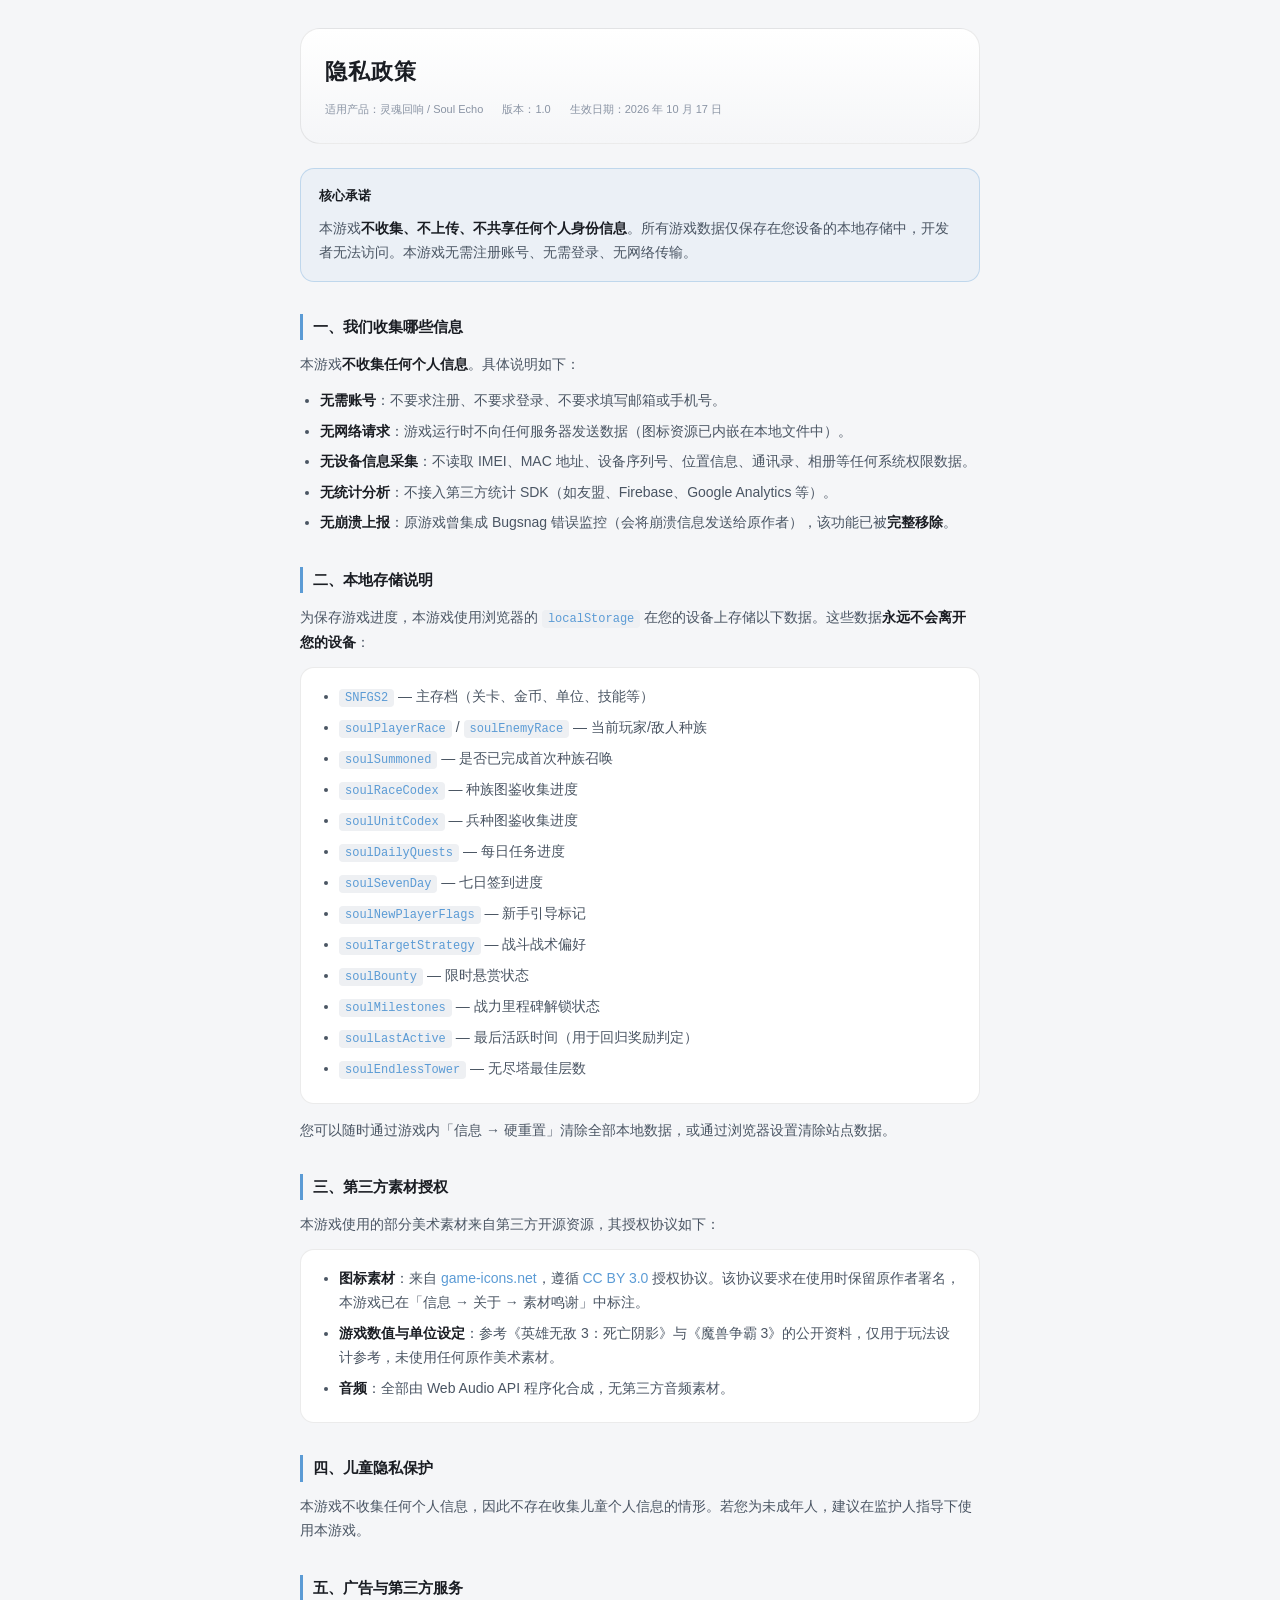
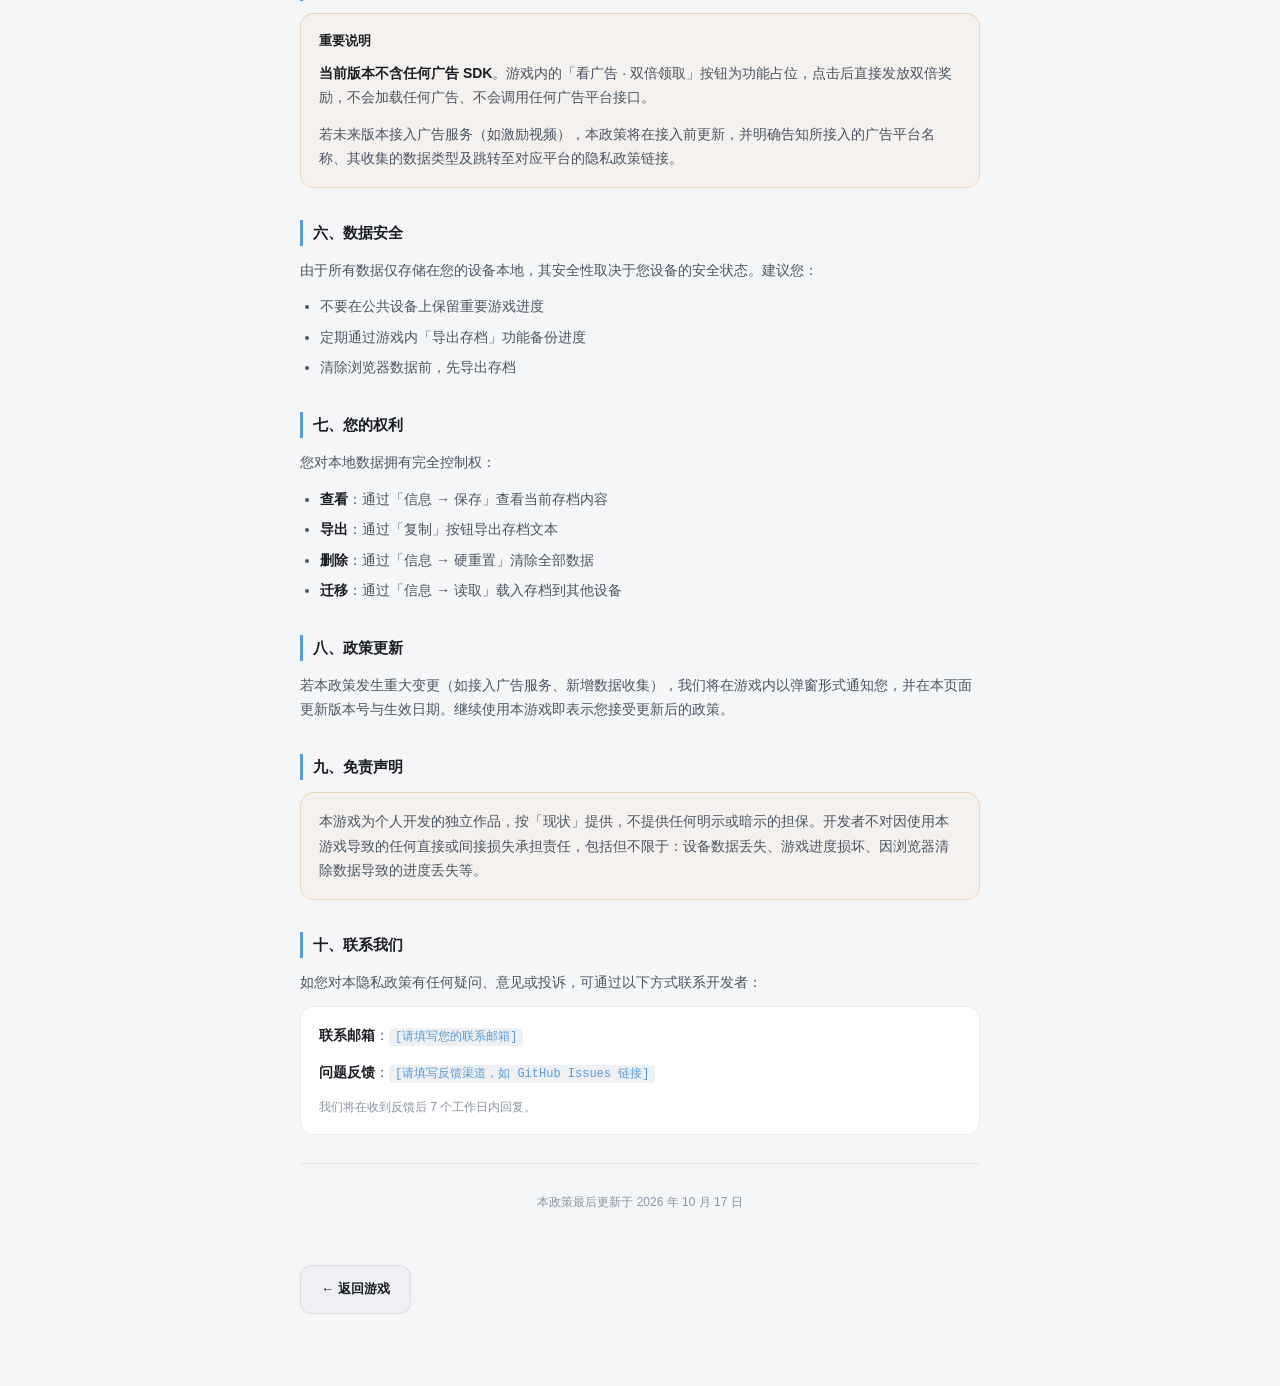
<file: wlyz/privacy-policy.html>
<!DOCTYPE html>
<html lang="zh-CN">
<head>
<meta charset="utf-8">
<meta name="viewport" content="width=device-width, initial-scale=1.0, maximum-scale=1.0, user-scalable=0">
<title>隐私政策 - 灵魂回响</title>
<style>
  :root {
    --bg: #0d0f14; --surface: #161a22; --elevated: #1f242e;
    --tx: #e8eef6; --tx2: #8a94a4; --tx3: #5f6a78;
    --bd: rgba(255,255,255,.06); --accent: #5b9bd5;
  }
  * { box-sizing: border-box; -webkit-tap-highlight-color: transparent; }
  body {
    margin: 0; padding: 0;
    background: var(--bg); color: var(--tx);
    font-family: -apple-system, BlinkMacSystemFont, "Segoe UI", Roboto, "PingFang SC", "Microsoft YaHei", sans-serif;
    font-size: 14px; line-height: 1.75;
    -webkit-font-smoothing: antialiased;
  }
  .wrap { max-width: 720px; margin: 0 auto; padding: 28px 20px 80px; }
  .doc-header {
    padding: 24px; border-radius: 20px; margin-bottom: 24px;
    background: linear-gradient(180deg, var(--surface), var(--bg));
    border: 1px solid var(--bd);
  }
  h1 { font-size: 22px; font-weight: 900; margin: 0 0 8px; letter-spacing: 1px; }
  .meta { font-size: 11px; color: var(--tx3); }
  .meta span { margin-right: 16px; }
  h2 {
    font-size: 15px; font-weight: 800; margin: 32px 0 12px;
    padding-left: 10px; border-left: 3px solid var(--accent);
    color: var(--tx);
  }
  p { margin: 0 0 12px; color: var(--tx2); }
  ul { margin: 0 0 14px; padding-left: 20px; color: var(--tx2); }
  li { margin-bottom: 6px; }
  strong { color: var(--tx); font-weight: 700; }
  code {
    background: var(--elevated); padding: 2px 6px; border-radius: 4px;
    font-size: 12px; color: var(--accent); font-family: ui-monospace, monospace;
  }
  .card {
    padding: 16px 18px; border-radius: 14px; margin-bottom: 14px;
    background: var(--surface); border: 1px solid var(--bd);
  }
  .card.warn { border-color: rgba(224,166,86,.35); background: rgba(224,166,86,.06); }
  .card.info { border-color: rgba(91,155,213,.3); background: rgba(91,155,213,.06); }
  .card h3 { font-size: 13px; font-weight: 800; margin: 0 0 8px; color: var(--tx); }
  .card p:last-child, .card ul:last-child { margin-bottom: 0; }
  a { color: var(--accent); text-decoration: none; }
  a:hover { text-decoration: underline; }
  .back {
    display: inline-flex; align-items: center; gap: 6px;
    margin-top: 40px; padding: 12px 20px; border-radius: 12px;
    background: var(--elevated); border: 1px solid var(--bd);
    color: var(--tx); font-weight: 700; font-size: 13px;
  }
  .back:active { transform: scale(.97); }
  .divider { height: 1px; background: var(--bd); margin: 28px 0; }
  @media (prefers-color-scheme: light) {
    :root { --bg:#f5f6f8; --surface:#fff; --elevated:#eef0f3; --tx:#1a1d23; --tx2:#4a5563; --tx3:#8a94a4; --bd:rgba(0,0,0,.08); }
  }
</style>
</head>
<body>
<div class="wrap">

  <div class="doc-header">
    <h1>隐私政策</h1>
    <div class="meta">
      <span>适用产品：灵魂回响 / Soul Echo</span>
      <span>版本：1.0</span>
      <span>生效日期：2026 年 10 月 17 日</span>
    </div>
  </div>

  <div class="card info">
    <h3>核心承诺</h3>
    <p>本游戏<strong>不收集、不上传、不共享任何个人身份信息</strong>。所有游戏数据仅保存在您设备的本地存储中，开发者无法访问。本游戏无需注册账号、无需登录、无网络传输。</p>
  </div>

  <h2>一、我们收集哪些信息</h2>
  <p>本游戏<strong>不收集任何个人信息</strong>。具体说明如下：</p>
  <ul>
    <li><strong>无需账号</strong>：不要求注册、不要求登录、不要求填写邮箱或手机号。</li>
    <li><strong>无网络请求</strong>：游戏运行时不向任何服务器发送数据（图标资源已内嵌在本地文件中）。</li>
    <li><strong>无设备信息采集</strong>：不读取 IMEI、MAC 地址、设备序列号、位置信息、通讯录、相册等任何系统权限数据。</li>
    <li><strong>无统计分析</strong>：不接入第三方统计 SDK（如友盟、Firebase、Google Analytics 等）。</li>
    <li><strong>无崩溃上报</strong>：原游戏曾集成 Bugsnag 错误监控（会将崩溃信息发送给原作者），该功能已被<strong>完整移除</strong>。</li>
  </ul>

  <h2>二、本地存储说明</h2>
  <p>为保存游戏进度，本游戏使用浏览器的 <code>localStorage</code> 在您的设备上存储以下数据。这些数据<strong>永远不会离开您的设备</strong>：</p>
  <div class="card">
    <ul>
      <li><code>SNFGS2</code> — 主存档（关卡、金币、单位、技能等）</li>
      <li><code>soulPlayerRace</code> / <code>soulEnemyRace</code> — 当前玩家/敌人种族</li>
      <li><code>soulSummoned</code> — 是否已完成首次种族召唤</li>
      <li><code>soulRaceCodex</code> — 种族图鉴收集进度</li>
      <li><code>soulUnitCodex</code> — 兵种图鉴收集进度</li>
      <li><code>soulDailyQuests</code> — 每日任务进度</li>
      <li><code>soulSevenDay</code> — 七日签到进度</li>
      <li><code>soulNewPlayerFlags</code> — 新手引导标记</li>
      <li><code>soulTargetStrategy</code> — 战斗战术偏好</li>
      <li><code>soulBounty</code> — 限时悬赏状态</li>
      <li><code>soulMilestones</code> — 战力里程碑解锁状态</li>
      <li><code>soulLastActive</code> — 最后活跃时间（用于回归奖励判定）</li>
      <li><code>soulEndlessTower</code> — 无尽塔最佳层数</li>
    </ul>
  </div>
  <p>您可以随时通过游戏内「信息 → 硬重置」清除全部本地数据，或通过浏览器设置清除站点数据。</p>

  <h2>三、第三方素材授权</h2>
  <p>本游戏使用的部分美术素材来自第三方开源资源，其授权协议如下：</p>
  <div class="card">
    <ul>
      <li><strong>图标素材</strong>：来自 <a href="https://game-icons.net" target="_blank" rel="noopener">game-icons.net</a>，遵循 <a href="http://creativecommons.org/licenses/by/3.0/" target="_blank" rel="noopener">CC BY 3.0</a> 授权协议。该协议要求在使用时保留原作者署名，本游戏已在「信息 → 关于 → 素材鸣谢」中标注。</li>
      <li><strong>游戏数值与单位设定</strong>：参考《英雄无敌 3：死亡阴影》与《魔兽争霸 3》的公开资料，仅用于玩法设计参考，未使用任何原作美术素材。</li>
      <li><strong>音频</strong>：全部由 Web Audio API 程序化合成，无第三方音频素材。</li>
    </ul>
  </div>

  <h2>四、儿童隐私保护</h2>
  <p>本游戏不收集任何个人信息，因此不存在收集儿童个人信息的情形。若您为未成年人，建议在监护人指导下使用本游戏。</p>

  <h2>五、广告与第三方服务</h2>
  <div class="card warn">
    <h3>重要说明</h3>
    <p><strong>当前版本不含任何广告 SDK</strong>。游戏内的「看广告 · 双倍领取」按钮为功能占位，点击后直接发放双倍奖励，不会加载任何广告、不会调用任何广告平台接口。</p>
    <p>若未来版本接入广告服务（如激励视频），本政策将在接入前更新，并明确告知所接入的广告平台名称、其收集的数据类型及跳转至对应平台的隐私政策链接。</p>
  </div>

  <h2>六、数据安全</h2>
  <p>由于所有数据仅存储在您的设备本地，其安全性取决于您设备的安全状态。建议您：</p>
  <ul>
    <li>不要在公共设备上保留重要游戏进度</li>
    <li>定期通过游戏内「导出存档」功能备份进度</li>
    <li>清除浏览器数据前，先导出存档</li>
  </ul>

  <h2>七、您的权利</h2>
  <p>您对本地数据拥有完全控制权：</p>
  <ul>
    <li><strong>查看</strong>：通过「信息 → 保存」查看当前存档内容</li>
    <li><strong>导出</strong>：通过「复制」按钮导出存档文本</li>
    <li><strong>删除</strong>：通过「信息 → 硬重置」清除全部数据</li>
    <li><strong>迁移</strong>：通过「信息 → 读取」载入存档到其他设备</li>
  </ul>

  <h2>八、政策更新</h2>
  <p>若本政策发生重大变更（如接入广告服务、新增数据收集），我们将在游戏内以弹窗形式通知您，并在本页面更新版本号与生效日期。继续使用本游戏即表示您接受更新后的政策。</p>

  <h2>九、免责声明</h2>
  <div class="card warn">
    <p>本游戏为个人开发的独立作品，按「现状」提供，不提供任何明示或暗示的担保。开发者不对因使用本游戏导致的任何直接或间接损失承担责任，包括但不限于：设备数据丢失、游戏进度损坏、因浏览器清除数据导致的进度丢失等。</p>
  </div>

  <h2>十、联系我们</h2>
  <p>如您对本隐私政策有任何疑问、意见或投诉，可通过以下方式联系开发者：</p>
  <div class="card">
    <p><strong>联系邮箱</strong>：<code>[请填写您的联系邮箱]</code></p>
    <p><strong>问题反馈</strong>：<code>[请填写反馈渠道，如 GitHub Issues 链接]</code></p>
    <p style="color:var(--tx3);font-size:12px;margin-top:12px;">我们将在收到反馈后 7 个工作日内回复。</p>
  </div>

  <div class="divider"></div>
  <p style="font-size:12px;color:var(--tx3);text-align:center;">本政策最后更新于 2026 年 10 月 17 日</p>

  <a href="index.html" class="back">← 返回游戏</a>

</div>
</body>
</html>
</file>
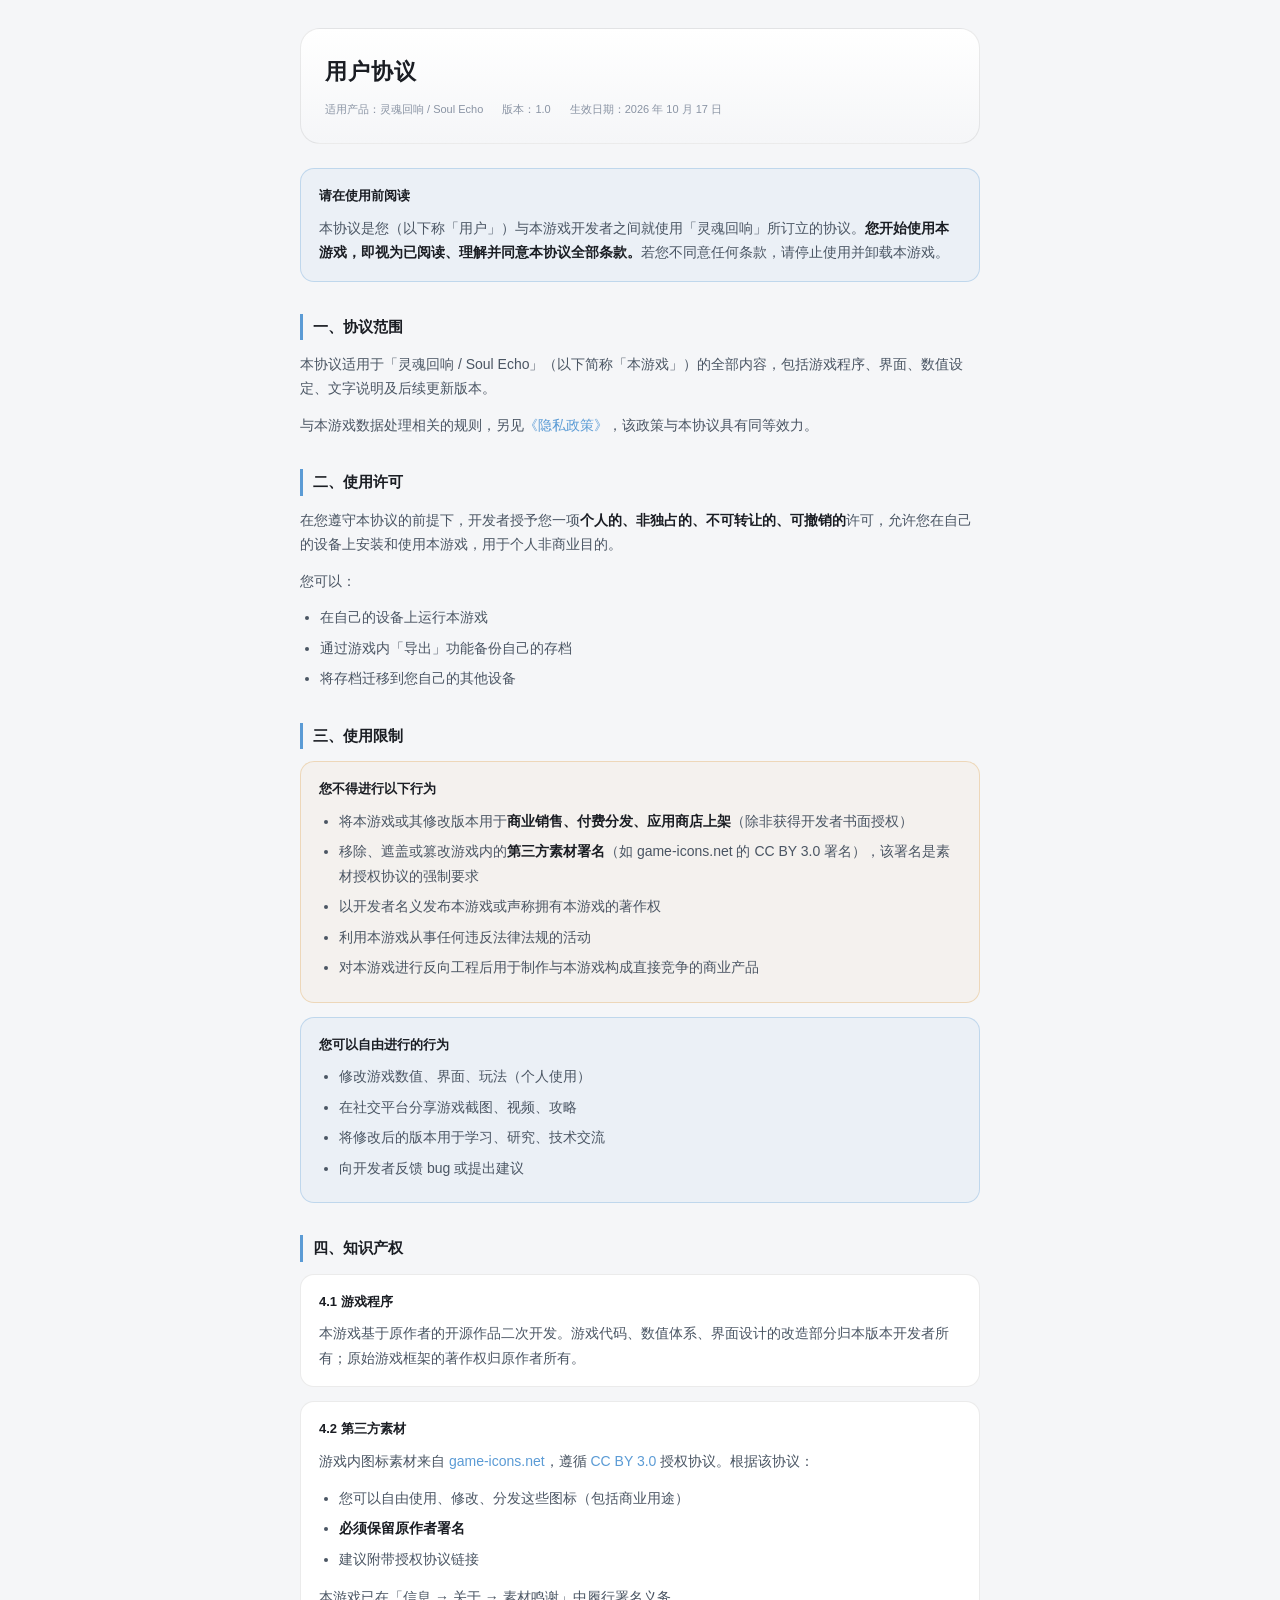
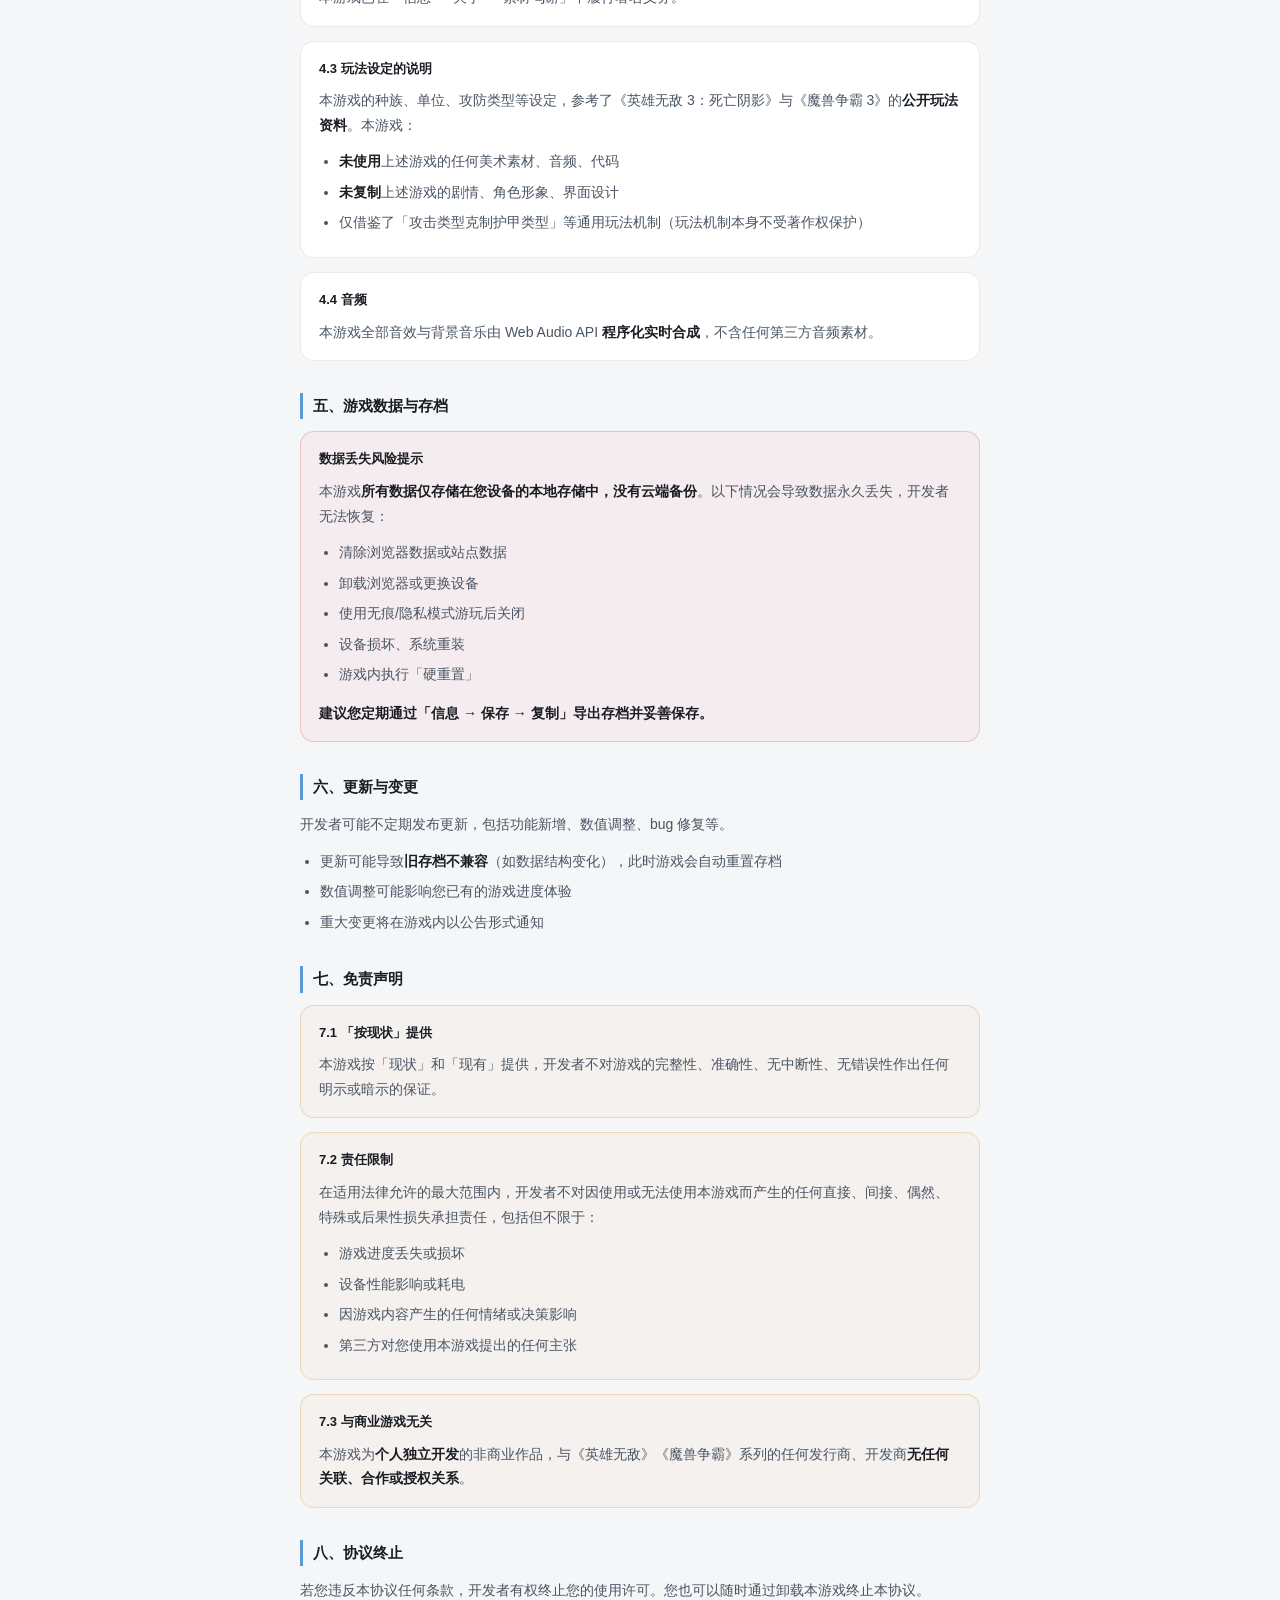
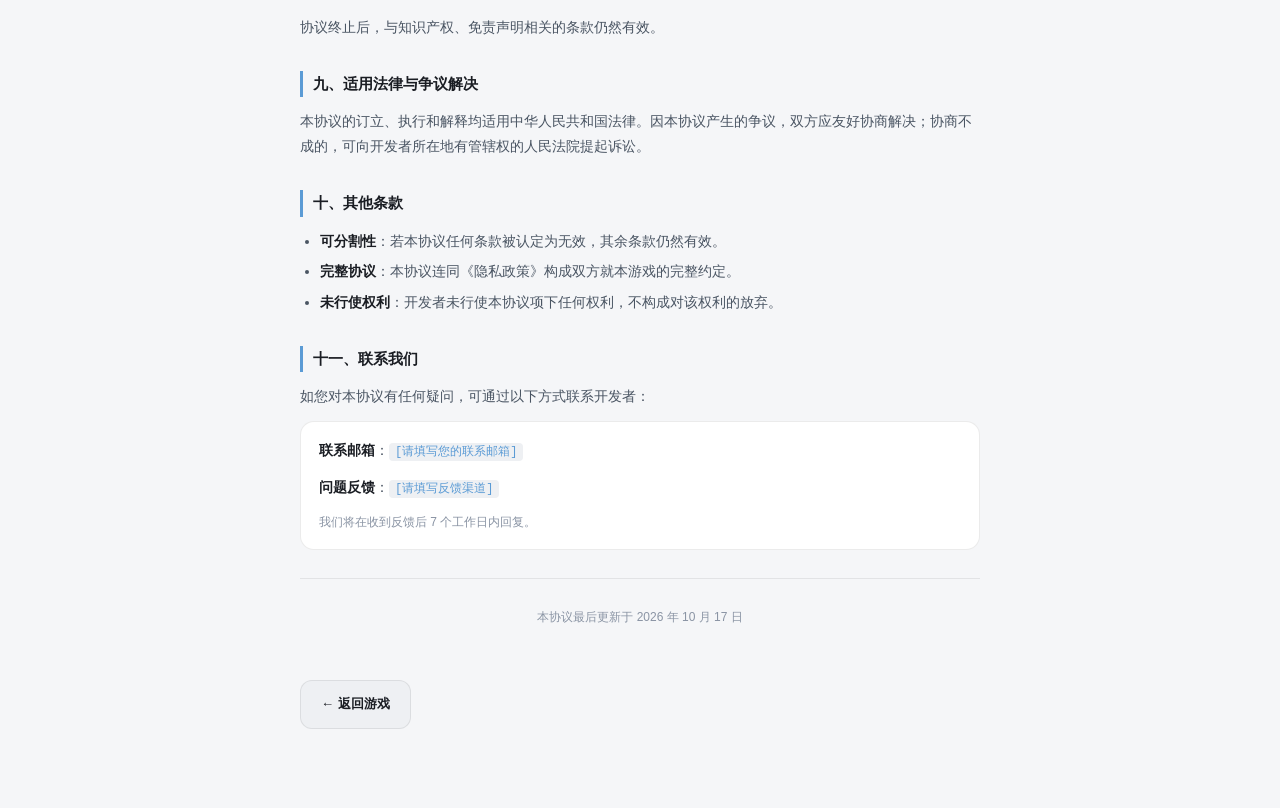
<file: wlyz/terms-of-service.html>
<!DOCTYPE html>
<html lang="zh-CN">
<head>
<meta charset="utf-8">
<meta name="viewport" content="width=device-width, initial-scale=1.0, maximum-scale=1.0, user-scalable=0">
<title>用户协议 - 灵魂回响</title>
<style>
  :root {
    --bg: #0d0f14; --surface: #161a22; --elevated: #1f242e;
    --tx: #e8eef6; --tx2: #8a94a4; --tx3: #5f6a78;
    --bd: rgba(255,255,255,.06); --accent: #5b9bd5;
  }
  * { box-sizing: border-box; -webkit-tap-highlight-color: transparent; }
  body {
    margin: 0; padding: 0;
    background: var(--bg); color: var(--tx);
    font-family: -apple-system, BlinkMacSystemFont, "Segoe UI", Roboto, "PingFang SC", "Microsoft YaHei", sans-serif;
    font-size: 14px; line-height: 1.75;
    -webkit-font-smoothing: antialiased;
  }
  .wrap { max-width: 720px; margin: 0 auto; padding: 28px 20px 80px; }
  .doc-header {
    padding: 24px; border-radius: 20px; margin-bottom: 24px;
    background: linear-gradient(180deg, var(--surface), var(--bg));
    border: 1px solid var(--bd);
  }
  h1 { font-size: 22px; font-weight: 900; margin: 0 0 8px; letter-spacing: 1px; }
  .meta { font-size: 11px; color: var(--tx3); }
  .meta span { margin-right: 16px; }
  h2 {
    font-size: 15px; font-weight: 800; margin: 32px 0 12px;
    padding-left: 10px; border-left: 3px solid var(--accent);
    color: var(--tx);
  }
  p { margin: 0 0 12px; color: var(--tx2); }
  ul, ol { margin: 0 0 14px; padding-left: 20px; color: var(--tx2); }
  li { margin-bottom: 6px; }
  strong { color: var(--tx); font-weight: 700; }
  code {
    background: var(--elevated); padding: 2px 6px; border-radius: 4px;
    font-size: 12px; color: var(--accent); font-family: ui-monospace, monospace;
  }
  .card {
    padding: 16px 18px; border-radius: 14px; margin-bottom: 14px;
    background: var(--surface); border: 1px solid var(--bd);
  }
  .card.warn { border-color: rgba(224,166,86,.35); background: rgba(224,166,86,.06); }
  .card.info { border-color: rgba(91,155,213,.3); background: rgba(91,155,213,.06); }
  .card.danger { border-color: rgba(224,90,90,.3); background: rgba(224,90,90,.06); }
  .card h3 { font-size: 13px; font-weight: 800; margin: 0 0 8px; color: var(--tx); }
  .card p:last-child, .card ul:last-child { margin-bottom: 0; }
  a { color: var(--accent); text-decoration: none; }
  a:hover { text-decoration: underline; }
  .back {
    display: inline-flex; align-items: center; gap: 6px;
    margin-top: 40px; padding: 12px 20px; border-radius: 12px;
    background: var(--elevated); border: 1px solid var(--bd);
    color: var(--tx); font-weight: 700; font-size: 13px;
  }
  .back:active { transform: scale(.97); }
  .divider { height: 1px; background: var(--bd); margin: 28px 0; }
  @media (prefers-color-scheme: light) {
    :root { --bg:#f5f6f8; --surface:#fff; --elevated:#eef0f3; --tx:#1a1d23; --tx2:#4a5563; --tx3:#8a94a4; --bd:rgba(0,0,0,.08); }
  }
</style>
</head>
<body>
<div class="wrap">

  <div class="doc-header">
    <h1>用户协议</h1>
    <div class="meta">
      <span>适用产品：灵魂回响 / Soul Echo</span>
      <span>版本：1.0</span>
      <span>生效日期：2026 年 10 月 17 日</span>
    </div>
  </div>

  <div class="card info">
    <h3>请在使用前阅读</h3>
    <p>本协议是您（以下称「用户」）与本游戏开发者之间就使用「灵魂回响」所订立的协议。<strong>您开始使用本游戏，即视为已阅读、理解并同意本协议全部条款。</strong>若您不同意任何条款，请停止使用并卸载本游戏。</p>
  </div>

  <h2>一、协议范围</h2>
  <p>本协议适用于「灵魂回响 / Soul Echo」（以下简称「本游戏」）的全部内容，包括游戏程序、界面、数值设定、文字说明及后续更新版本。</p>
  <p>与本游戏数据处理相关的规则，另见<a href="privacy-policy.html">《隐私政策》</a>，该政策与本协议具有同等效力。</p>

  <h2>二、使用许可</h2>
  <p>在您遵守本协议的前提下，开发者授予您一项<strong>个人的、非独占的、不可转让的、可撤销的</strong>许可，允许您在自己的设备上安装和使用本游戏，用于个人非商业目的。</p>
  <p>您可以：</p>
  <ul>
    <li>在自己的设备上运行本游戏</li>
    <li>通过游戏内「导出」功能备份自己的存档</li>
    <li>将存档迁移到您自己的其他设备</li>
  </ul>

  <h2>三、使用限制</h2>
  <div class="card warn">
    <h3>您不得进行以下行为</h3>
    <ul>
      <li>将本游戏或其修改版本用于<strong>商业销售、付费分发、应用商店上架</strong>（除非获得开发者书面授权）</li>
      <li>移除、遮盖或篡改游戏内的<strong>第三方素材署名</strong>（如 game-icons.net 的 CC BY 3.0 署名），该署名是素材授权协议的强制要求</li>
      <li>以开发者名义发布本游戏或声称拥有本游戏的著作权</li>
      <li>利用本游戏从事任何违反法律法规的活动</li>
      <li>对本游戏进行反向工程后用于制作与本游戏构成直接竞争的商业产品</li>
    </ul>
  </div>
  <div class="card info">
    <h3>您可以自由进行的行为</h3>
    <ul>
      <li>修改游戏数值、界面、玩法（个人使用）</li>
      <li>在社交平台分享游戏截图、视频、攻略</li>
      <li>将修改后的版本用于学习、研究、技术交流</li>
      <li>向开发者反馈 bug 或提出建议</li>
    </ul>
  </div>

  <h2>四、知识产权</h2>
  <div class="card">
    <h3>4.1 游戏程序</h3>
    <p>本游戏基于原作者的开源作品二次开发。游戏代码、数值体系、界面设计的改造部分归本版本开发者所有；原始游戏框架的著作权归原作者所有。</p>
  </div>
  <div class="card">
    <h3>4.2 第三方素材</h3>
    <p>游戏内图标素材来自 <a href="https://game-icons.net" target="_blank" rel="noopener">game-icons.net</a>，遵循 <a href="http://creativecommons.org/licenses/by/3.0/" target="_blank" rel="noopener">CC BY 3.0</a> 授权协议。根据该协议：</p>
    <ul>
      <li>您可以自由使用、修改、分发这些图标（包括商业用途）</li>
      <li><strong>必须保留原作者署名</strong></li>
      <li>建议附带授权协议链接</li>
    </ul>
    <p>本游戏已在「信息 → 关于 → 素材鸣谢」中履行署名义务。</p>
  </div>
  <div class="card">
    <h3>4.3 玩法设定的说明</h3>
    <p>本游戏的种族、单位、攻防类型等设定，参考了《英雄无敌 3：死亡阴影》与《魔兽争霸 3》的<strong>公开玩法资料</strong>。本游戏：</p>
    <ul>
      <li><strong>未使用</strong>上述游戏的任何美术素材、音频、代码</li>
      <li><strong>未复制</strong>上述游戏的剧情、角色形象、界面设计</li>
      <li>仅借鉴了「攻击类型克制护甲类型」等通用玩法机制（玩法机制本身不受著作权保护）</li>
    </ul>
  </div>
  <div class="card">
    <h3>4.4 音频</h3>
    <p>本游戏全部音效与背景音乐由 Web Audio API <strong>程序化实时合成</strong>，不含任何第三方音频素材。</p>
  </div>

  <h2>五、游戏数据与存档</h2>
  <div class="card danger">
    <h3>数据丢失风险提示</h3>
    <p>本游戏<strong>所有数据仅存储在您设备的本地存储中，没有云端备份</strong>。以下情况会导致数据永久丢失，开发者无法恢复：</p>
    <ul>
      <li>清除浏览器数据或站点数据</li>
      <li>卸载浏览器或更换设备</li>
      <li>使用无痕/隐私模式游玩后关闭</li>
      <li>设备损坏、系统重装</li>
      <li>游戏内执行「硬重置」</li>
    </ul>
    <p><strong>建议您定期通过「信息 → 保存 → 复制」导出存档并妥善保存。</strong></p>
  </div>

  <h2>六、更新与变更</h2>
  <p>开发者可能不定期发布更新，包括功能新增、数值调整、bug 修复等。</p>
  <ul>
    <li>更新可能导致<strong>旧存档不兼容</strong>（如数据结构变化），此时游戏会自动重置存档</li>
    <li>数值调整可能影响您已有的游戏进度体验</li>
    <li>重大变更将在游戏内以公告形式通知</li>
  </ul>

  <h2>七、免责声明</h2>
  <div class="card warn">
    <h3>7.1 「按现状」提供</h3>
    <p>本游戏按「现状」和「现有」提供，开发者不对游戏的完整性、准确性、无中断性、无错误性作出任何明示或暗示的保证。</p>
  </div>
  <div class="card warn">
    <h3>7.2 责任限制</h3>
    <p>在适用法律允许的最大范围内，开发者不对因使用或无法使用本游戏而产生的任何直接、间接、偶然、特殊或后果性损失承担责任，包括但不限于：</p>
    <ul>
      <li>游戏进度丢失或损坏</li>
      <li>设备性能影响或耗电</li>
      <li>因游戏内容产生的任何情绪或决策影响</li>
      <li>第三方对您使用本游戏提出的任何主张</li>
    </ul>
  </div>
  <div class="card warn">
    <h3>7.3 与商业游戏无关</h3>
    <p>本游戏为<strong>个人独立开发</strong>的非商业作品，与《英雄无敌》《魔兽争霸》系列的任何发行商、开发商<strong>无任何关联、合作或授权关系</strong>。</p>
  </div>

  <h2>八、协议终止</h2>
  <p>若您违反本协议任何条款，开发者有权终止您的使用许可。您也可以随时通过卸载本游戏终止本协议。</p>
  <p>协议终止后，与知识产权、免责声明相关的条款仍然有效。</p>

  <h2>九、适用法律与争议解决</h2>
  <p>本协议的订立、执行和解释均适用中华人民共和国法律。因本协议产生的争议，双方应友好协商解决；协商不成的，可向开发者所在地有管辖权的人民法院提起诉讼。</p>

  <h2>十、其他条款</h2>
  <ul>
    <li><strong>可分割性</strong>：若本协议任何条款被认定为无效，其余条款仍然有效。</li>
    <li><strong>完整协议</strong>：本协议连同《隐私政策》构成双方就本游戏的完整约定。</li>
    <li><strong>未行使权利</strong>：开发者未行使本协议项下任何权利，不构成对该权利的放弃。</li>
  </ul>

  <h2>十一、联系我们</h2>
  <p>如您对本协议有任何疑问，可通过以下方式联系开发者：</p>
  <div class="card">
    <p><strong>联系邮箱</strong>：<code>[请填写您的联系邮箱]</code></p>
    <p><strong>问题反馈</strong>：<code>[请填写反馈渠道]</code></p>
    <p style="color:var(--tx3);font-size:12px;margin-top:12px;">我们将在收到反馈后 7 个工作日内回复。</p>
  </div>

  <div class="divider"></div>
  <p style="font-size:12px;color:var(--tx3);text-align:center;">本协议最后更新于 2026 年 10 月 17 日</p>

  <a href="index.html" class="back">← 返回游戏</a>

</div>
</body>
</html>
</file>
<file: wlyz/app.min.css>
:root{--bg:#12141a;--bg-grad:radial-gradient(1200px 600px at 50% -10%,#1e2735 0%,#12141a 55%);--panel:rgba(28,32,40,.72);--panel-2:rgba(38,43,53,.66);--panel-solid:#1b1f27;--border:rgba(255,255,255,.09);--border-strong:rgba(255,255,255,.16);--text:#eceef2;--text-dim:#98a0ac;--accent:#5b9bd5;--red:#e46262;--green:#4ade80;--blue:#6d8ff0;--gold:#e0a656;--radius:18px;--radius-sm:12px;--radius-xs:9px;--shadow:0 10px 30px rgba(0,0,0,.45);--shadow-sm:0 3px 10px rgba(0,0,0,.35);--nav-h:66px;--safe-b:env(safe-area-inset-bottom,0px);--safe-t:env(safe-area-inset-top,0px)}*,*::before,*::after{font-family:-apple-system,BlinkMacSystemFont,"Segoe UI",Roboto,"Helvetica Neue","PingFang SC","Microsoft YaHei",sans-serif;-webkit-tap-highlight-color:transparent}html{background:var(--bg)}body{background:var(--bg-grad) fixed;color:var(--text);-webkit-font-smoothing:antialiased;max-width:none;display:block;margin:0;justify-content:initial}html,body{height:100%;height:100dvh;overflow:hidden}#yy{display:flex;flex-direction:column;height:100dvh;max-height:none;max-width:520px;margin:0 auto;padding-top:var(--safe-t);box-sizing:border-box;overflow:hidden}body>div{margin:0}.oo{flex:1 1 auto;height:auto !important;min-height:0 !important;max-height:none !important;overflow-y:auto;overflow-x:hidden;padding:10px 12px 6px;box-sizing:border-box;scrollbar-width:none;animation:pageIn .32s cubic-bezier(.22,.9,.3,1)}.oo::-webkit-scrollbar{display:none}@keyframes pageIn{from{opacity:0;transform:translateY(10px)}to{opacity:1;transform:none}}.p{background:var(--panel);-webkit-backdrop-filter:blur(14px) saturate(1.2);backdrop-filter:blur(14px) saturate(1.2);border:1px solid var(--border);border-radius:var(--radius);box-shadow:var(--shadow);padding:16px;margin-bottom:14px}#xx{align-items:center;gap:8px;padding:14px 16px;margin:10px 12px 2px;border-radius:var(--radius)}#xx .c,#d{background:linear-gradient(160deg,rgba(255,255,255,.10),rgba(255,255,255,.03));border:1px solid var(--border);border-radius:var(--radius-sm);box-shadow:none;top:auto}#a,#s{font-weight:600;letter-spacing:.2px}#b,#f{color:var(--text-dim)}#e{position:static;margin:0;border-radius:var(--radius-sm);background:linear-gradient(180deg,#2a3140,#212734);border:1px solid var(--border);box-shadow:var(--shadow-sm)}#e:hover{background:linear-gradient(180deg,#333c4d,#262d3b)}button{border-radius:var(--radius-sm);transition:transform .12s ease,box-shadow .2s ease,background .2s ease,filter .2s;will-change:transform}button:active{transform:scale(.96)}button:hover{box-shadow:var(--shadow-sm)}#zz{background:linear-gradient(180deg,#d24b4d,#a8303a);border:none;border-radius:var(--radius);box-shadow:0 6px 18px rgba(190,50,60,.42);font-weight:600;letter-spacing:.3px;transition:transform .12s,box-shadow .2s,filter .2s}#zz:hover{filter:brightness(1.08)}#zz.bc{background:linear-gradient(180deg,#2a3140,#1d222c);box-shadow:var(--shadow-sm)}#zz.bc:hover{background:linear-gradient(180deg,#d24b4d,#a8303a);box-shadow:0 6px 18px rgba(190,50,60,.42)}#enemy,#h{gap:18px}#h .eb,#enemy .eb{border-radius:var(--radius-sm);transition:transform .18s,background .2s}#h .eb:hover{transform:translateY(-3px)}#t button{border-radius:var(--radius-sm);background:linear-gradient(180deg,#232936,#1b202a);border:1px solid var(--border);box-shadow:var(--shadow-sm)}#t button:hover{background:linear-gradient(180deg,#2b3240,#212734)}#g a{border-radius:var(--radius-sm);background:linear-gradient(180deg,#20252f,#1a1e27);border:1px solid var(--border);transition:transform .16s cubic-bezier(.2,.9,.3,1),box-shadow .2s,background .2s}#g a.open:hover{transform:translateY(-2px);box-shadow:0 8px 22px rgba(0,0,0,.5)}#g a.open:active{transform:scale(.97)}.o{border-radius:var(--radius-xs);border:1px solid var(--border-strong);background:rgba(255,255,255,.03);transition:all .18s}.o:hover{background:rgba(255,255,255,.09)}.o.n{background:var(--accent);border-color:var(--accent);color:#fff;box-shadow:0 4px 14px rgba(91,155,213,.4)}#morality .p .color-soul{border-radius:var(--radius-sm);padding:8px;transition:transform .18s cubic-bezier(.2,.9,.3,1),background .2s}#morality .p .color-soul:active{transform:scale(.92)}#player-unit-to-uprade,#clear-colors{border-radius:var(--radius-sm);background:linear-gradient(180deg,#20252f,#1a1e27);border:1px solid var(--border)}#select-unit-to-upgrade .upgradable-unit:hover{transform:translateY(-3px) scale(1.08)}#j li{border-radius:var(--radius-xs);background:linear-gradient(180deg,#20252f,#191d25);border:1px solid var(--border);box-shadow:var(--shadow-sm);transition:transform .16s cubic-bezier(.2,.9,.3,1),box-shadow .2s}#j li:hover{transform:translateY(-2px) scale(1.06)}#j li.ad{box-shadow:0 0 0 1px var(--border-strong),var(--shadow-sm)}#info-content #info-tabs a,#nn #trophy-tabs a{border-radius:var(--radius-xs);background:rgba(255,255,255,.04);border:1px solid var(--border);opacity:.65;font-weight:600;transition:all .2s}#info-content #info-tabs a.active,#nn #trophy-tabs a.active,#info-content #info-tabs a:hover,#nn #trophy-tabs a:hover{opacity:1;background:rgba(91,155,213,.16);color:#cfe3f7;border-color:rgba(91,155,213,.4)}#info-content textarea{border-radius:var(--radius-sm);background:#0e1015;border:1px solid var(--border);color:var(--text-dim)}#info-content #copy-save,#info-content #load-game{border-radius:var(--radius-sm);background:linear-gradient(180deg,#232936,#1b202a);border:1px solid var(--border);text-align:center;transition:all .18s}#info-content #copy-save:hover,#info-content #load-game:hover{background:linear-gradient(180deg,#2b3240,#212734)}#info-content #hard-reset-game{border-radius:var(--radius-sm);background:linear-gradient(180deg,#c9484f,#9e2c34);border:none;text-align:center}#nav{flex:0 0 auto;min-height:var(--nav-h);margin:6px 10px calc(8px+var(--safe-b));padding:4px;gap:2px;border-radius:22px;background:var(--panel);-webkit-backdrop-filter:blur(18px) saturate(1.3);backdrop-filter:blur(18px) saturate(1.3);border:1px solid var(--border);box-shadow:var(--shadow);position:relative;z-index:20}#nav a{border-radius:14px;justify-content:center;gap:2px;padding:6px 2px;transition:background .2s,transform .16s;-webkit-tap-highlight-color:transparent}#nav a.k:active{transform:scale(.9)}#nav a.n{background:rgba(255,255,255,.06)}#nav a svg{width:30px;min-height:30px;transition:transform .22s cubic-bezier(.2,.9,.3,1),fill .2s}#nav a.k:hover svg,#nav a.n svg{transform:translateY(-2px)}#nav a span{font-size:.68rem;letter-spacing:.2px;transition:color .2s}#nav a .ee{top:5px;border-radius:100%;animation:pulse 2.2s ease-in-out infinite}@keyframes pulse{0%,100%{opacity:1;transform:scale(1)}50%{opacity:.5;transform:scale(.7)}}#jj,#bigPopUp,#popUpConfirmation{position:fixed !important;top:50% !important;left:50% !important;right:auto !important;margin:0 !important;width:min(92vw,440px) !important;max-width:92vw;max-height:82dvh;overflow-y:auto;box-sizing:border-box;border-radius:22px;background:rgba(26,30,38,.92);-webkit-backdrop-filter:blur(22px) saturate(1.3);backdrop-filter:blur(22px) saturate(1.3);border:1px solid var(--border-strong);box-shadow:0 24px 60px rgba(0,0,0,.6);transform:translate(-50%,-50%) scale(.92);opacity:0;animation:popIn .28s cubic-bezier(.2,1.1,.35,1) forwards}@keyframes popIn{to{transform:translate(-50%,-50%) scale(1);opacity:1}}#jj p,#bigPopUp p,#popUpConfirmation p{color:var(--text)}#jj button,#bigPopUp button,#popUpConfirmation button{border-radius:var(--radius-sm);background:linear-gradient(180deg,#2b3240,#20262f);border:1px solid var(--border);font-weight:600;padding:.6rem 1.4rem;transition:all .18s}#jj button:hover,#bigPopUp button:hover,#popUpConfirmation button:hover{filter:brightness(1.15)}#popUpConfirmationContinue{background:linear-gradient(180deg,#3a7fc4,#2c5e94) !important;border:none !important}#race-banner{display:flex;align-items:center;justify-content:space-between;gap:10px;margin-bottom:14px;padding:10px 14px;border-radius:14px;background:linear-gradient(135deg,rgba(91,155,213,.14),rgba(180,80,90,.14));border:1px solid var(--border)}.race-side{display:flex;flex-direction:column;align-items:center;flex:1;min-width:0}.race-tag{font-size:.62rem;color:var(--text-dim);letter-spacing:.5px}.race-name{font-size:1rem;font-weight:700;color:var(--text);white-space:nowrap;overflow:hidden;text-overflow:ellipsis;max-width:100%}.race-player .race-name{color:#7fb4e6}.race-enemy .race-name{color:#e88}.race-vs{font-size:.8rem;font-weight:700;color:var(--text-dim);flex:0 0 auto}@media (max-width:380px){.race-name{font-size:.85rem}}[data-tip]{position:relative;cursor:help}#gtip{position:fixed;z-index:99999;max-width:min(78vw,300px);padding:8px 12px;border-radius:10px;background:rgba(10,12,16,.96);color:#fff;font-size:.72rem;line-height:1.4;text-align:center;box-shadow:0 8px 24px rgba(0,0,0,.55);border:1px solid rgba(255,255,255,.12);pointer-events:none;opacity:0;transform:translate(-50%,-6px) scale(.94);transition:opacity .18s ease,transform .18s cubic-bezier(.2,.9,.3,1);-webkit-backdrop-filter:blur(8px);backdrop-filter:blur(8px)}#gtip.show{opacity:1;transform:translate(-50%,-12px) scale(1)}#gtip::after{content:"";position:absolute;left:50%;bottom:-6px;transform:translateX(-50%);border:6px solid transparent;border-top-color:rgba(10,12,16,.96);border-bottom:0}::-webkit-scrollbar{width:6px;height:6px}::-webkit-scrollbar-thumb{background:rgba(255,255,255,.16);border-radius:6px}::-webkit-scrollbar-track{background:transparent}.i .c{background:rgba(28,32,40,.95)}.i #d{background:rgba(28,32,40,.95)}@media (max-width:380px){.oo{padding:8px 8px 4px}.p{padding:13px;border-radius:15px}#nav a span{font-size:.62rem}}@media (max-height:560px){#nav{min-height:56px}.oo{padding-top:6px}}#d{position:relative !important;top:auto !important;right:auto !important;left:auto !important;width:auto !important;flex:0 0 auto}@keyframes traitFloat{0%{opacity:0;transform:translate(-50%,4px) scale(.5)}18%{opacity:1;transform:translate(-50%,-8px) scale(1.15)}70%{opacity:1;transform:translate(-50%,-26px) scale(1)}100%{opacity:0;transform:translate(-50%,-46px) scale(.85)}}.trait-pop{position:fixed;z-index:9998;pointer-events:none;font-weight:900;font-size:1.05rem;letter-spacing:.5px;text-shadow:0 2px 6px #000,0 0 12px currentColor;white-space:nowrap;animation:traitFloat 1.3s cubic-bezier(.2,.85,.3,1) forwards}.ba{font-weight:800;text-shadow:0 2px 4px #000,0 0 8px rgba(0,0,0,.8)!important;font-size:.9rem}@keyframes trailFade{0%{opacity:.85}100%{opacity:0}}.attack-trail{position:fixed;z-index:9990;pointer-events:none;height:3px;background:linear-gradient(90deg,transparent,currentColor,transparent);transform-origin:0 50%;border-radius:2px;box-shadow:0 0 8px currentColor;animation:trailFade .42s ease forwards}@keyframes battleShake{0%,100%{transform:translate(0,0)}15%{transform:translate(-5px,3px)}30%{transform:translate(5px,-3px)}45%{transform:translate(-4px,-2px)}60%{transform:translate(4px,2px)}80%{transform:translate(-2px,1px)}}.battle-shake{animation:battleShake .32s cubic-bezier(.36,.07,.19,.97)}@keyframes battleShakeBig{0%,100%{transform:translate(0,0)}10%{transform:translate(-9px,5px) rotate(-.4deg)}25%{transform:translate(9px,-5px) rotate(.4deg)}40%{transform:translate(-7px,-4px)}55%{transform:translate(7px,4px)}70%{transform:translate(-4px,2px)}85%{transform:translate(4px,-2px)}}.battle-shake-big{animation:battleShakeBig .45s cubic-bezier(.36,.07,.19,.97)}@keyframes hitFlash{0%{filter:brightness(1)}25%{filter:brightness(2.6) saturate(1.6) drop-shadow(0 0 10px #fff)}100%{filter:brightness(1)}}.hit-flash{animation:hitFlash .38s ease}.hit-flash-big{animation:hitFlash .5s ease}@keyframes impactRing{0%{opacity:.9;transform:translate(-50%,-50%) scale(.3)}100%{opacity:0;transform:translate(-50%,-50%) scale(2.2)}}.impact-ring{position:fixed;z-index:9997;pointer-events:none;width:44px;height:44px;border-radius:50%;border:3px solid #fff;box-shadow:0 0 16px #fff,inset 0 0 12px #fff;animation:impactRing .5s cubic-bezier(.2,.8,.3,1) forwards}@keyframes critBurst{0%{opacity:0;transform:translate(-50%,-50%) scale(.2) rotate(0)}30%{opacity:1;transform:translate(-50%,-50%) scale(1.3) rotate(20deg)}100%{opacity:0;transform:translate(-50%,-50%) scale(2) rotate(60deg)}}.crit-burst{position:fixed;z-index:9996;pointer-events:none;font-size:2rem;line-height:1;animation:critBurst .6s cubic-bezier(.2,.8,.3,1) forwards}#ss{position:relative;overflow:visible!important}@keyframes dmgPop{0%{opacity:0;transform:translateY(8px) scale(.5)}25%{opacity:1;transform:translateY(-3px) scale(1.4)}50%{transform:translateY(0) scale(.9)}75%{transform:scale(1.08)}100%{opacity:1;transform:translateY(0) scale(1)}}.ba{animation:dmgPop .42s cubic-bezier(.2,1.3,.4,1);font-variant-numeric:tabular-nums}@keyframes chargeGlow{0%{filter:brightness(1)}55%{filter:brightness(1.9) drop-shadow(0 0 10px #fff)}100%{filter:brightness(1)}}.charge-glow{animation:chargeGlow .18s ease}@keyframes hitstopFrame{0%{filter:saturate(1) contrast(1) brightness(1)}45%{filter:saturate(1.6) contrast(1.18) brightness(1.18)}100%{filter:saturate(1) contrast(1) brightness(1)}}.hitstop-frame{animation:hitstopFrame .11s ease}@keyframes unitDie{0%{opacity:1;transform:scale(1) rotate(0)}100%{opacity:0;transform:scale(.3) rotate(25deg);filter:blur(3px)}}.unit-dying{animation:unitDie .55s cubic-bezier(.4,0,.6,1) forwards;pointer-events:none}@keyframes stageClear{0%{opacity:0;transform:translate(-50%,-50%) scale(.4)}20%{opacity:1;transform:translate(-50%,-50%) scale(1.1)}35%{transform:translate(-50%,-50%) scale(1)}80%{opacity:1;transform:translate(-50%,-50%) scale(1)}100%{opacity:0;transform:translate(-50%,-50%) scale(1.25)}}.stage-clear{position:fixed;z-index:9999;pointer-events:none;left:50%;top:44%;font-size:2.4rem;font-weight:900;letter-spacing:3px;color:#ffd54f;text-shadow:0 4px 14px #000,0 0 24px #ffb300,0 0 48px #ff8f00;animation:stageClear 2s cubic-bezier(.2,.9,.3,1) forwards}.codex-grid{display:grid;grid-template-columns:1fr 1fr;gap:8px}.codex-item{display:flex;flex-direction:column;padding:8px 10px;border-radius:10px;border:1px solid var(--border);background:rgba(255,255,255,.03)}.codex-name{font-weight:700;font-size:.88rem}.codex-status{font-size:.68rem;margin-top:2px}.codex-done{border-color:rgba(74,222,128,.4);background:rgba(74,222,128,.08)}.codex-done .codex-status{color:#4ade80}.codex-part{border-color:rgba(224,166,86,.4);background:rgba(224,166,86,.06)}.codex-part .codex-status{color:#e0a656}.codex-none{opacity:.55}.codex-none .codex-status{color:#888}@media (max-width:380px){.codex-grid{grid-template-columns:1fr}}.ucx-race{margin-bottom:10px;padding:8px 10px;border-radius:10px;border:1px solid var(--border);background:rgba(255,255,255,.02)}.ucx-race-name{font-size:.82rem;font-weight:700;color:#cfe3f7;margin-bottom:6px}.ucx-units{display:flex;gap:6px;flex-wrap:wrap}.ucx-unit{width:38px;height:38px;display:flex;align-items:center;justify-content:center;border-radius:8px;border:1px solid var(--border);background:rgba(255,255,255,.03);font-size:1.2rem;opacity:.4;transition:all .2s}.ucx-unit.ucx-part{opacity:1;border-color:rgba(224,166,86,.5);background:rgba(224,166,86,.1);box-shadow:0 0 6px rgba(224,166,86,.25)}.ucx-unit.ucx-full{opacity:1;border-color:rgba(74,222,128,.6);background:rgba(74,222,128,.12);box-shadow:0 0 8px rgba(74,222,128,.35)}#nn #trophy-tabs a.active{opacity:1;color:#4d84b9}@media (prefers-reduced-motion:reduce){*,*::before,*::after{animation-duration:.001ms !important;transition-duration:.001ms !important}}*,*::before,*::after{-webkit-tap-highlight-color:transparent;-webkit-touch-callout:none}html{-webkit-text-size-adjust:100%;text-size-adjust:100%;overscroll-behavior:none}body{overscroll-behavior:none;touch-action:manipulation}button,a,.eb,.o,#g a,#j li,.color-soul,.ucx-unit{touch-action:manipulation;-webkit-user-select:none;user-select:none;cursor:pointer}.oo{-webkit-overflow-scrolling:touch;overscroll-behavior-y:contain;padding:12px 14px 8px;scroll-behavior:smooth}.oo::after{content:"";display:block;height:4px}.p{background:linear-gradient(180deg,rgba(38,44,54,.78),rgba(24,28,36,.85));-webkit-backdrop-filter:blur(18px) saturate(1.25);backdrop-filter:blur(18px) saturate(1.25);border:1px solid rgba(255,255,255,.08);border-top-color:rgba(255,255,255,.13);border-radius:20px;box-shadow:0 1px 0 rgba(255,255,255,.04) inset,0 12px 32px rgba(0,0,0,.42)}#xx{background:linear-gradient(180deg,rgba(34,40,50,.85),rgba(22,26,33,.9));border-top-color:rgba(255,255,255,.14);box-shadow:0 1px 0 rgba(255,255,255,.05) inset,0 8px 24px rgba(0,0,0,.4)}#d,#xx .c{background:linear-gradient(160deg,rgba(255,255,255,.12),rgba(255,255,255,.02));box-shadow:0 1px 0 rgba(255,255,255,.08) inset}button{min-height:44px;transition:transform .1s cubic-bezier(.2,.9,.3,1),box-shadow .2s ease,filter .15s ease,background .2s ease;-webkit-user-select:none;user-select:none}button:active{transform:scale(.94)}button:disabled{opacity:.45}#zz{min-height:56px;font-size:1.1rem;letter-spacing:.5px;background:linear-gradient(180deg,#e0504f 0%,#c23538 55%,#9e272c 100%);box-shadow:0 1px 0 rgba(255,255,255,.25) inset,0 8px 22px rgba(200,50,58,.45);border:1px solid rgba(255,120,120,.3)}#zz:active{transform:scale(.97);box-shadow:0 1px 0 rgba(255,255,255,.2) inset,0 4px 12px rgba(200,50,58,.4)}#zz.bc{background:linear-gradient(180deg,#3a4354,#262d39);box-shadow:0 1px 0 rgba(255,255,255,.1) inset,0 6px 18px rgba(0,0,0,.4);border-color:rgba(255,255,255,.1)}#h .eb,#enemy .eb{border-radius:14px;transition:transform .14s cubic-bezier(.2,.9,.3,1),box-shadow .2s,background .2s;position:relative}#h .eb{background:linear-gradient(180deg,rgba(60,90,130,.14),rgba(30,40,54,.2));border:1px solid rgba(120,180,240,.12)}#enemy .eb{background:linear-gradient(180deg,rgba(130,60,60,.14),rgba(54,30,34,.2));border:1px solid rgba(240,120,120,.12)}#h .eb:active,#enemy .eb:active{transform:scale(.92)}#h .eb.n{box-shadow:0 0 0 2px rgba(120,180,240,.6),0 0 16px rgba(120,180,240,.35);border-color:rgba(120,180,240,.5)}.eb .be,.eb strong{font-variant-numeric:tabular-nums;font-weight:800}#g a.open{min-height:56px;border-radius:14px;background:linear-gradient(180deg,rgba(44,52,64,.9),rgba(28,34,44,.95));border:1px solid rgba(255,255,255,.07);border-top-color:rgba(255,255,255,.12)}#g a.open:active{transform:scale(.95);box-shadow:0 0 0 2px rgba(91,155,213,.4)}#g a.open.ac strong{font-size:1rem}#nav{background:linear-gradient(180deg,rgba(40,46,57,.92),rgba(24,28,36,.95));-webkit-backdrop-filter:blur(24px) saturate(1.3);backdrop-filter:blur(24px) saturate(1.3);border:1px solid rgba(255,255,255,.09);border-top-color:rgba(255,255,255,.15);border-radius:24px;box-shadow:0 -1px 0 rgba(255,255,255,.05) inset,0 10px 30px rgba(0,0,0,.5);padding:5px}#nav a{min-height:52px;border-radius:18px;transition:background .2s,transform .12s cubic-bezier(.2,.9,.3,1)}#nav a:active{transform:scale(.88)}#nav a.n{background:linear-gradient(180deg,rgba(91,155,213,.2),rgba(91,155,213,.08))}#nav a svg{width:26px;height:26px;min-height:26px;box-sizing:content-box;transition:transform .25s cubic-bezier(.2,.9,.3,1),filter .2s}#nav a.n svg{filter:drop-shadow(0 0 8px currentColor)}#nav a span{font-size:.66rem;font-weight:600;letter-spacing:.3px}#jj,#bigPopUp,#popUpConfirmation{background:linear-gradient(180deg,rgba(36,42,52,.96),rgba(22,26,34,.97));border:1px solid rgba(255,255,255,.12);border-top-color:rgba(255,255,255,.18);box-shadow:0 30px 80px rgba(0,0,0,.7),0 1px 0 rgba(255,255,255,.06) inset}#bigPopUpContent::-webkit-scrollbar{width:6px}#bigPopUpContent::-webkit-scrollbar-thumb{background:rgba(255,255,255,.18);border-radius:6px}#race-banner{background:linear-gradient(135deg,rgba(91,155,213,.18),rgba(80,40,50,.1) 50%,rgba(200,70,80,.16));border:1px solid rgba(255,255,255,.1);border-radius:16px;box-shadow:0 1px 0 rgba(255,255,255,.06) inset,0 6px 18px rgba(0,0,0,.3)}.race-name{text-shadow:0 1px 4px rgba(0,0,0,.5)}.race-vs{font-style:italic;background:linear-gradient(180deg,#fff,#9aa);-webkit-background-clip:text;background-clip:text;-webkit-text-fill-color:transparent;font-size:.9rem}@keyframes pageIn{from{opacity:0;transform:translateY(14px) scale(.99)}to{opacity:1;transform:none}}.oo{animation:pageIn .36s cubic-bezier(.22,1,.36,1)}#j li{min-width:38px;min-height:38px;transition:transform .12s cubic-bezier(.2,.9,.3,1),box-shadow .2s}#j li:active{transform:scale(.88)}.ucx-unit{width:46px;height:46px;border-radius:12px;display:flex;align-items:center;justify-content:center;background:linear-gradient(180deg,rgba(44,50,62,.6),rgba(24,28,36,.7));border:1px solid rgba(255,255,255,.07);transition:transform .14s cubic-bezier(.2,.9,.3,1),box-shadow .2s,opacity .2s;position:relative;overflow:hidden}.ucx-unit svg,.ucx-unit img{width:30px;height:30px;filter:grayscale(1) brightness(.6);transition:filter .3s}.ucx-unit.ucx-part{border-color:rgba(224,166,86,.45);background:linear-gradient(180deg,rgba(224,166,86,.16),rgba(60,44,20,.4));box-shadow:0 0 10px rgba(224,166,86,.2)}.ucx-unit.ucx-part svg{filter:grayscale(.3) brightness(1) sepia(.3)}.ucx-unit.ucx-full{border-color:rgba(74,222,128,.55);background:linear-gradient(180deg,rgba(74,222,128,.18),rgba(20,60,36,.4));box-shadow:0 0 12px rgba(74,222,128,.3)}.ucx-unit.ucx-full svg{filter:none}.ucx-unit:active{transform:scale(.9)}.ucx-unit svg{fill:currentColor;color:#cfd8e6}.ucx-unit.ucx-full svg{color:#eafff0}.ucx-unit.ucx-part svg{color:#ffe8c2}.ucx-unit::after{content:"";position:absolute;inset:0;background:linear-gradient(180deg,rgba(255,255,255,.08),transparent 50%);pointer-events:none}.ucx-race{border-radius:14px;background:linear-gradient(180deg,rgba(40,46,58,.5),rgba(24,28,36,.6));border:1px solid rgba(255,255,255,.06)}.ucx-race-name{display:flex;align-items:center;gap:6px;font-size:.86rem}.ucx-race-name::before{content:"";width:3px;height:14px;border-radius:2px;background:linear-gradient(180deg,#5b9bd5,#3a6ea5)}#race-passive{display:flex;align-items:center;gap:6px;margin:8px 0 0;padding:7px 10px;border-radius:12px;background:linear-gradient(135deg,rgba(91,155,213,.12),rgba(80,60,120,.12));border:1px solid rgba(120,160,220,.18);font-size:.72rem;color:#bcd4ee}#race-passive .rp-icon{font-size:.9rem;filter:drop-shadow(0 0 4px rgba(120,180,240,.5))}#race-passive .rp-name{font-weight:700;color:#cfe3f7}#ult-row{display:flex;margin:0 0 10px}#ult-btn{position:relative;flex:1;min-height:48px;display:flex;align-items:center;justify-content:center;gap:8px;border-radius:var(--r-md);border:1px solid color-mix(in srgb,var(--race-primary) 30%,rgba(255,255,255,.1));background:linear-gradient(180deg,rgba(40,46,58,.9),rgba(24,28,36,.95));color:var(--text-dim);font-weight:700;letter-spacing:1px;overflow:hidden;transition:transform .12s var(--ease-press),box-shadow .3s,color .3s;opacity:.7}#ult-btn .ult-label{font-size:1.05rem;position:relative;z-index:2}#ult-btn .ult-charge{font-size:.8rem;position:relative;z-index:2;font-variant-numeric:tabular-nums}#ult-btn .ult-fill{position:absolute;left:0;bottom:0;height:100%;width:0%;background:linear-gradient(90deg,color-mix(in srgb,var(--race-primary) 45%,transparent),color-mix(in srgb,var(--race-primary) 70%,transparent));transition:width .3s var(--ease-out);z-index:1}#ult-btn.ready{opacity:1;color:#fff;border-color:var(--race-primary);box-shadow:0 0 0 1px var(--race-primary),0 0 18px var(--race-glow),0 6px 18px rgba(0,0,0,.4);animation:ultReadyPulse 1.4s ease-in-out infinite}#ult-btn.ready .ult-fill{background:linear-gradient(90deg,color-mix(in srgb,var(--race-primary) 60%,transparent),color-mix(in srgb,var(--race-primary) 90%,transparent));box-shadow:0 0 20px var(--race-glow)}#ult-btn.ready:active{transform:scale(.96)}@keyframes ultReadyPulse{0%,100%{box-shadow:0 0 0 1px var(--race-primary),0 0 14px var(--race-glow)}50%{box-shadow:0 0 0 2px var(--race-primary),0 0 26px var(--race-glow)}}@keyframes ultFlash{0%{opacity:0}15%{opacity:.85}100%{opacity:0}}.ult-flash{position:fixed;inset:0;z-index:99999;pointer-events:none;background:radial-gradient(circle at 50% 45%,var(--race-primary) 0%,transparent 60%);animation:ultFlash .7s ease forwards}@keyframes ultText{0%{opacity:0;transform:translate(-50%,-50%) scale(.4)}25%{opacity:1;transform:translate(-50%,-50%) scale(1.15)}70%{opacity:1;transform:translate(-50%,-50%) scale(1)}100%{opacity:0;transform:translate(-50%,-50%) scale(1.3)}}.ult-text{position:fixed;left:50%;top:42%;z-index:100000;pointer-events:none;font-size:2.6rem;font-weight:900;letter-spacing:6px;color:#fff;text-shadow:0 0 20px var(--race-primary),0 0 40px var(--race-glow),0 4px 10px #000;animation:ultText 1.4s var(--ease-out) forwards}#set-bonus-bar{display:flex;flex-wrap:wrap;gap:6px;margin-top:6px}.set-chip{font-size:.66rem;font-weight:700;padding:4px 9px;border-radius:8px;color:#ffe8c2;background:linear-gradient(135deg,rgba(212,175,55,.18),rgba(120,80,20,.12));border:1px solid rgba(212,175,55,.35);box-shadow:0 0 8px rgba(212,175,55,.15);animation:setChipIn .4s var(--ease-out)}@keyframes setChipIn{from{opacity:0;transform:scale(.8)}to{opacity:1;transform:none}}@media (prefers-reduced-motion:reduce){*,*::before,*::after{animation-duration:.001ms !important;transition-duration:.001ms !important;scroll-behavior:auto !important}}@media (max-width:360px){.p{padding:13px;border-radius:16px}#nav a span{font-size:.6rem}.ucx-unit{width:40px;height:40px}.ucx-unit svg{width:26px;height:26px}}:root{--r-sm:10px;--r-md:14px;--r-lg:22px;--r-pill:999px;--sp-1:4px;--sp-2:8px;--sp-3:12px;--sp-4:16px;--sp-5:24px;--sp-6:32px;--fw-normal:400;--fw-bold:700;--fw-black:900;--fs-xs:0.68rem;--fs-sm:0.78rem;--fs-base:0.9rem;--fs-md:1.02rem;--fs-lg:1.2rem;--fs-xl:1.5rem;--fs-2xl:2rem;--ease-out:cubic-bezier(.22,1,.36,1);--ease-press:cubic-bezier(.2,.9,.3,1);--dur-fast:120ms;--dur-mid:220ms;--dur-slow:360ms;--sh-1:0 2px 8px rgba(0,0,0,.3);--sh-2:0 8px 22px rgba(0,0,0,.42);--sh-3:0 24px 60px rgba(0,0,0,.6);--bg-base:#0c0906;--bg-surface:#1c1610;--bg-elevated:#2a2118;--tx-primary:#e8dcc4;--tx-secondary:#a89478;--tx-tertiary:#6d5d47;--bd-subtle:rgba(201,162,39,.14);--bd-strong:rgba(201,162,39,.32);--c-danger:#a83232;--c-success:#6b8f3a;--c-warning:#c9a227;--c-info:#8b7355;--c-gold:#d4af37;--mask:rgba(6,4,2,.82)}.ui-ic{display:inline-flex;align-items:center;justify-content:center;width:1em;height:1em;flex:0 0 auto;line-height:1;vertical-align:middle}.ui-ic svg{width:100%;height:100%;fill:currentColor;display:block}#quest-fab .ui-ic,#sd-fab .ui-ic{width:22px;height:22px}#strategy-btn .ui-ic{width:20px;height:20px}.p{border-radius:var(--r-lg)}button{border-radius:var(--r-md)}#zz{border-radius:var(--r-lg)}#nav{border-radius:var(--r-lg)}#nav a{border-radius:var(--r-md)}#jj,#bigPopUp,#popUpConfirmation{border-radius:var(--r-lg)}#race-banner{border-radius:var(--r-md)}#race-passive{border-radius:var(--r-md)}#xx{border-radius:var(--r-lg)}#d,#xx .c,#e{border-radius:var(--r-md)}#g a.open,#t button{border-radius:var(--r-md)}.ucx-unit{border-radius:var(--r-sm)}.ucx-race{border-radius:var(--r-sm)}.o{border-radius:var(--r-sm)}#morality .p .color-soul{border-radius:var(--r-md)}#player-unit-to-uprade,#clear-colors{border-radius:var(--r-md)}#h .eb,#enemy .eb{border-radius:var(--r-md)}#j li{border-radius:var(--r-sm)}#info-content #info-tabs a,#nn #trophy-tabs a{border-radius:var(--r-sm)}#info-content textarea{border-radius:var(--r-sm)}#info-content #copy-save,#info-content #load-game,#info-content #hard-reset-game{border-radius:var(--r-md)}#gtip{border-radius:var(--r-sm)}#race-passive{border-radius:var(--r-md)}#g a{border-radius:var(--r-md)}button,.oo,#nav a,.eb,.ucx-unit,#j li,#g a,.o{transition-timing-function:var(--ease-press)}.oo{animation-timing-function:var(--ease-out)}#jj,#bigPopUp,#popUpConfirmation{animation-timing-function:var(--ease-out)}.ucx-race-name{font-size:var(--fs-sm);font-weight:var(--fw-bold)}.codex-status{font-size:var(--fs-xs)}#race-passive{font-size:var(--fs-xs)}.ucx-unit{font-size:var(--fs-md)}#nav a span{font-size:var(--fs-xs);font-weight:var(--fw-bold)}.p h1{font-size:var(--fs-lg)}.p{padding:var(--sp-4);margin-bottom:var(--sp-4)}.oo{padding:var(--sp-3) var(--sp-3) var(--sp-2)}:root{--race-primary:#c9a227;--race-secondary:#e8dcc4;--race-glow:rgba(201,162,39,.35);--race-bg1:#241c14;--race-bg2:#0c0906}body[data-race="castle"]{--race-primary:#d4af37;--race-secondary:#f5ead0;--race-glow:rgba(212,175,55,.4);--race-bg1:#2a2214;--race-bg2:#100c06}body[data-race="rampart"]{--race-primary:#6b8f3a;--race-secondary:#b5c98a;--race-glow:rgba(107,143,58,.4);--race-bg1:#1a2010;--race-bg2:#0a0e06}body[data-race="tower"]{--race-primary:#5b7fc7;--race-secondary:#a8bde0;--race-glow:rgba(91,127,199,.4);--race-bg1:#141a28;--race-bg2:#080a12}body[data-race="necropolis"]{--race-primary:#7a9170;--race-secondary:#c4cdb8;--race-glow:rgba(122,145,112,.4);--race-bg1:#141810;--race-bg2:#080a06}body[data-race="dungeon"]{--race-primary:#8a4a8a;--race-secondary:#c9a3c9;--race-glow:rgba(138,74,138,.4);--race-bg1:#1e1220;--race-bg2:#0c0610}body[data-race="stronghold"]{--race-primary:#b5692e;--race-secondary:#d9a06a;--race-glow:rgba(181,105,46,.4);--race-bg1:#241810;--race-bg2:#100a06}body[data-race="inferno"]{--race-primary:#b83218;--race-secondary:#e08a5a;--race-glow:rgba(184,50,24,.45);--race-bg1:#280e08;--race-bg2:#120604}body[data-race="fortress"]{--race-primary:#5f7a4a;--race-secondary:#9db884;--race-glow:rgba(95,122,74,.4);--race-bg1:#161a0e;--race-bg2:#080a04}body[data-race="conflux"]{--race-primary:#3a9d94;--race-secondary:#9dd4cd;--race-glow:rgba(58,157,148,.4);--race-bg1:#0e1e1c;--race-bg2:#040c0a}body{background:radial-gradient(1200px 600px at 50% -10%,var(--race-bg1) 0%,var(--race-bg2) 55%) fixed;transition:background .6s var(--ease-out)}#xx{border-color:color-mix(in srgb,var(--race-primary) 30%,transparent)}#nav a.n{background:linear-gradient(180deg,color-mix(in srgb,var(--race-primary) 22%,transparent),color-mix(in srgb,var(--race-primary) 8%,transparent))}#nav a.n svg{filter:drop-shadow(0 0 8px var(--race-primary))}#nav a.n span{color:var(--race-secondary)}#zz:not(.bc){border-color:color-mix(in srgb,var(--race-primary) 25%,transparent)}#e:hover{background:linear-gradient(180deg,color-mix(in srgb,var(--race-primary) 18%,#2a3140),#212734)}.p{border-top-color:color-mix(in srgb,var(--race-primary) 22%,rgba(255,255,255,.13))}.race-player .race-name{color:var(--race-secondary)}#race-passive{background:linear-gradient(135deg,color-mix(in srgb,var(--race-primary) 14%,transparent),rgba(80,60,120,.1));border-color:color-mix(in srgb,var(--race-primary) 28%,transparent)}#race-passive .rp-icon{color:var(--race-primary);filter:drop-shadow(0 0 5px var(--race-glow))}#g a.open:active{box-shadow:0 0 0 2px color-mix(in srgb,var(--race-primary) 45%,transparent)}.ucx-race-name::before{background:linear-gradient(180deg,var(--race-primary),color-mix(in srgb,var(--race-primary) 50%,#000))}:root{--rar-1:#8a6d3b;--rar-2:#a8854a;--rar-3:#b8c0c8;--rar-4:#d0d8e0;--rar-5:#d4af37;--rar-6:#e8c85a;--rar-7:#c77dff;--rar-7b:#ff6ec7}.u-badge{position:relative;display:flex;align-items:center;justify-content:center;border-radius:var(--r-sm);background:linear-gradient(160deg,color-mix(in srgb,var(--race-primary) 20%,rgba(30,36,46,.9)),rgba(20,24,32,.92));border:2px solid var(--rar-1);box-shadow:0 2px 8px rgba(0,0,0,.35),0 1px 0 rgba(255,255,255,.06) inset;overflow:hidden;transition:transform var(--dur-fast) var(--ease-press),box-shadow var(--dur-mid) var(--ease-out)}.u-badge svg{fill:currentColor;color:#e8eef6;width:60%;height:60%}.u-badge::after{content:"";position:absolute;inset:0;background:linear-gradient(180deg,rgba(255,255,255,.1),transparent 55%);pointer-events:none}.u-badge::before{content:"";position:absolute;left:12%;right:12%;top:1px;height:1px;background:linear-gradient(90deg,transparent,rgba(255,255,255,.4),transparent)}.u-badge.rar-1{border-color:var(--rar-1)}.u-badge.rar-2{border-color:var(--rar-2)}.u-badge.rar-3{border-color:var(--rar-3);box-shadow:0 2px 8px rgba(0,0,0,.35),0 0 6px rgba(184,192,200,.2),0 1px 0 rgba(255,255,255,.06) inset}.u-badge.rar-4{border-color:var(--rar-4);box-shadow:0 2px 8px rgba(0,0,0,.35),0 0 8px rgba(208,216,224,.25),0 1px 0 rgba(255,255,255,.06) inset}.u-badge.rar-5{border-color:var(--rar-5);box-shadow:0 2px 10px rgba(0,0,0,.4),0 0 10px rgba(212,175,55,.35),0 1px 0 rgba(255,255,255,.06) inset}.u-badge.rar-6{border-color:var(--rar-6);box-shadow:0 2px 10px rgba(0,0,0,.4),0 0 12px rgba(232,200,90,.4),0 1px 0 rgba(255,255,255,.06) inset}.u-badge.rar-7{border-color:var(--rar-7);background:linear-gradient(160deg,color-mix(in srgb,var(--rar-7) 18%,rgba(30,26,42,.9)),rgba(24,18,32,.95));box-shadow:0 2px 12px rgba(0,0,0,.45),0 0 14px rgba(199,125,255,.45),0 1px 0 rgba(255,255,255,.08) inset;animation:rar7pulse 2.6s ease-in-out infinite}@keyframes rar7pulse{0%,100%{box-shadow:0 2px 12px rgba(0,0,0,.45),0 0 14px rgba(199,125,255,.45)}50%{box-shadow:0 2px 12px rgba(0,0,0,.45),0 0 22px rgba(255,110,199,.6)}}.u-badge.rar-7 svg{color:#f0d8ff;filter:drop-shadow(0 0 4px rgba(199,125,255,.6))}.ucx-unit.u-badge{width:46px;height:46px}.ucx-unit.u-badge.codex-none svg{filter:grayscale(1) brightness(.5);color:#889}.ucx-unit.u-badge.codex-none{border-color:rgba(255,255,255,.1);background:linear-gradient(160deg,rgba(40,44,54,.6),rgba(20,24,32,.7))}.ucx-unit.u-badge.codex-part{filter:none}.ucx-unit.u-badge.codex-full{box-shadow:0 2px 10px rgba(0,0,0,.4),0 0 12px color-mix(in srgb,var(--race-primary) 55%,transparent),0 1px 0 rgba(255,255,255,.06) inset}.ucx-unit.u-badge.codex-full svg{filter:none;color:#f0fff4}.unitDescriptionIcon.u-badge{width:64px;height:64px;margin:0 auto .5rem}.unitDescriptionIcon.u-badge svg{width:60%;height:60%}.codex-milestones{display:grid;grid-template-columns:1fr 1fr;gap:6px;margin-bottom:8px}.cm-item{padding:7px 9px;border-radius:9px;background:rgba(255,255,255,.03);border:1px solid rgba(255,255,255,.07)}.cm-item.done{border-color:rgba(74,222,128,.4);background:rgba(74,222,128,.07)}.cm-label{font-size:.68rem;font-weight:700;color:#cfe3f7;display:block}.cm-item.done .cm-label{color:#6ee7a0}.cm-prog{font-size:.6rem;color:#8fa0b4;float:right;margin-top:-14px}.cm-bar{height:4px;border-radius:2px;background:rgba(255,255,255,.08);overflow:hidden;margin-top:4px}.cm-fill{height:100%;background:linear-gradient(90deg,var(--race-primary,#5b9bd5),color-mix(in srgb,var(--race-primary,#5b9bd5) 60%,#fff));transition:width .3s}.cm-item.done .cm-fill{background:linear-gradient(90deg,#3a9d5f,#6ee7a0)}@media (max-width:360px){.codex-milestones{grid-template-columns:1fr}}#h .eb[data-rar="1"],#enemy .eb[data-rar="1"]{border-color:rgba(138,109,59,.4)}#h .eb[data-rar="3"],#enemy .eb[data-rar="3"]{border-color:rgba(184,192,200,.35)}#h .eb[data-rar="5"],#enemy .eb[data-rar="5"]{border-color:rgba(212,175,55,.4)}#h .eb[data-rar="7"],#enemy .eb[data-rar="7"]{border-color:rgba(199,125,255,.5);box-shadow:0 0 10px rgba(199,125,255,.3)}body::before{content:"";position:fixed;inset:0;pointer-events:none;z-index:0;background:radial-gradient(ellipse 120% 90% at 50% 40%,transparent 40%,rgba(0,0,0,.35) 75%,rgba(0,0,0,.55) 100%)}#ambiance-particles{position:fixed;inset:0;pointer-events:none;z-index:0;overflow:hidden}.amb-p{position:absolute;width:3px;height:3px;border-radius:50%;background:var(--race-primary);opacity:0;box-shadow:0 0 6px var(--race-glow);animation:ambFloat linear infinite}@keyframes ambFloat{0%{opacity:0;transform:translateY(0) translateX(0) scale(.6)}10%{opacity:.5}80%{opacity:.4}100%{opacity:0;transform:translateY(-120px) translateX(var(--drift,20px)) scale(1)}}#yy{position:relative;z-index:1}.amb-p.big{width:5px;height:5px;box-shadow:0 0 10px var(--race-glow)}#summon-overlay{position:fixed;inset:0;z-index:200000;display:flex;flex-direction:column;align-items:center;justify-content:center;background:radial-gradient(circle at 50% 40%,#1a2230 0%,#080a0e 70%);padding:24px;box-sizing:border-box;animation:summonIn .5s var(--ease-out)}@keyframes summonIn{from{opacity:0}to{opacity:1}}.summon-title{font-size:1.4rem;font-weight:900;letter-spacing:4px;color:#fff;text-shadow:0 0 16px var(--race-primary),0 2px 8px #000;margin-bottom:6px;animation:summonTitleGlow 2s ease-in-out infinite}@keyframes summonTitleGlow{0%,100%{text-shadow:0 0 12px var(--race-primary),0 2px 8px #000}50%{text-shadow:0 0 24px var(--race-primary),0 2px 8px #000}}.summon-sub{font-size:.78rem;color:#8fa0b4;margin-bottom:20px;letter-spacing:1px}.summon-cards{display:flex;flex-direction:column;gap:12px;width:100%;max-width:340px}.summon-card{position:relative;display:flex;align-items:center;gap:12px;padding:12px 16px;border-radius:16px;background:linear-gradient(135deg,rgba(40,46,58,.9),rgba(24,28,36,.95));border:2px solid rgba(255,255,255,.08);cursor:pointer;overflow:hidden;transition:transform .14s var(--ease-press),box-shadow .3s,border-color .3s;animation:cardDeal .5s var(--ease-out) backwards}.summon-card:nth-child(1){animation-delay:.1s}.summon-card:nth-child(2){animation-delay:.22s}.summon-card:nth-child(3){animation-delay:.34s}@keyframes cardDeal{from{opacity:0;transform:translateY(24px) scale(.9)}to{opacity:1;transform:none}}.summon-card:active{transform:scale(.96)}.summon-card::before{content:"";position:absolute;left:0;top:0;bottom:0;width:4px;background:linear-gradient(180deg,var(--c-primary,#5b9bd5),transparent)}.summon-emblem{width:56px;height:56px;flex:0 0 auto;display:flex;align-items:center;justify-content:center;border-radius:12px;background:linear-gradient(160deg,color-mix(in srgb,var(--c-primary,#5b9bd5) 24%,rgba(30,36,46,.9)),rgba(20,24,32,.92));border:2px solid color-mix(in srgb,var(--c-primary,#5b9bd5) 45%,transparent);box-shadow:0 0 14px color-mix(in srgb,var(--c-primary,#5b9bd5) 40%,transparent)}.summon-emblem svg{width:34px;height:34px;fill:currentColor;color:#e8eef6}.summon-info{flex:1;min-width:0}.summon-race-name{font-size:1.1rem;font-weight:800;color:#fff;letter-spacing:1px}.summon-race-passive{font-size:.68rem;color:#9fb2c8;margin-top:3px;white-space:nowrap;overflow:hidden;text-overflow:ellipsis}.summon-race-units{font-size:.62rem;color:#6a7a8c;margin-top:2px}.summon-pick{font-size:.7rem;font-weight:800;color:var(--c-primary,#5b9bd5);padding:5px 10px;border-radius:8px;border:1px solid color-mix(in srgb,var(--c-primary,#5b9bd5) 40%,transparent);background:color-mix(in srgb,var(--c-primary,#5b9bd5) 12%,transparent);flex:0 0 auto}@keyframes fwIn{0%{opacity:0;transform:translate(-50%,-50%) scale(.3) rotate(-8deg)}20%{opacity:1;transform:translate(-50%,-50%) scale(1.15) rotate(2deg)}30%{transform:translate(-50%,-50%) scale(1) rotate(0)}80%{opacity:1;transform:translate(-50%,-50%) scale(1)}100%{opacity:0;transform:translate(-50%,-50%) scale(1.3)}}.first-win-banner{position:fixed;left:50%;top:42%;z-index:100001;pointer-events:none;display:flex;flex-direction:column;align-items:center;padding:24px 36px;border-radius:24px;background:linear-gradient(180deg,rgba(40,46,58,.96),rgba(20,24,32,.98));border:2px solid var(--race-primary,#5b9bd5);box-shadow:0 0 40px var(--race-glow,rgba(91,155,213,.5)),0 20px 60px rgba(0,0,0,.7);animation:fwIn 2.6s cubic-bezier(.22,1,.36,1) forwards}.fw-icon{font-size:3rem;margin-bottom:8px;filter:drop-shadow(0 0 16px gold)}.fw-text{font-size:1.8rem;font-weight:900;letter-spacing:6px;color:#ffd54f;text-shadow:0 0 20px rgba(255,213,79,.7),0 2px 8px #000}.fw-sub{font-size:.8rem;color:#bcd4ee;margin-top:6px;letter-spacing:1px}@keyframes tutIn{from{opacity:0;transform:translate(-50%,20px)}to{opacity:1;transform:translate(-50%,0)}}.tut-tip{position:fixed;left:50%;bottom:calc(84px+var(--safe-b,0px));z-index:100002;max-width:86vw;padding:11px 16px;border-radius:14px;background:linear-gradient(180deg,rgba(50,58,72,.97),rgba(28,34,44,.98));border:1px solid var(--race-primary,#5b9bd5);color:#e8f0fa;font-size:.82rem;line-height:1.4;text-align:center;box-shadow:0 0 20px var(--race-glow,rgba(91,155,213,.4)),0 8px 24px rgba(0,0,0,.5);opacity:0;transform:translate(-50%,20px);transition:opacity .35s,transform .35s}.tut-tip.show{opacity:1;transform:translate(-50%,0)}.tut-arrow{position:absolute;left:50%;bottom:-9px;transform:translateX(-50%);color:var(--race-primary,#5b9bd5);font-size:.9rem}#offline-overlay{position:fixed;inset:0;z-index:200100;display:flex;align-items:center;justify-content:center;background:rgba(0,0,0,.72);-webkit-backdrop-filter:blur(6px);backdrop-filter:blur(6px);animation:offFade .3s ease;padding:24px;box-sizing:border-box}@keyframes offFade{from{opacity:0}to{opacity:1}}.offline-card{width:100%;max-width:320px;padding:26px 22px;border-radius:22px;text-align:center;background:linear-gradient(180deg,rgba(40,46,58,.98),rgba(20,24,32,.99));border:1px solid var(--race-primary,#5b9bd5);box-shadow:0 0 40px var(--race-glow,rgba(91,155,213,.4)),0 24px 60px rgba(0,0,0,.7);animation:offPop .42s cubic-bezier(.22,1,.36,1)}@keyframes offPop{from{opacity:0;transform:scale(.86) translateY(20px)}to{opacity:1;transform:none}}.offline-title{font-size:1.4rem;font-weight:900;letter-spacing:3px;color:#fff;margin-bottom:6px;text-shadow:0 0 14px var(--race-primary,#5b9bd5)}.offline-time{font-size:.76rem;color:#9fb2c8;margin-bottom:18px}.offline-reward{display:flex;align-items:baseline;justify-content:center;gap:8px;padding:16px;border-radius:16px;margin-bottom:20px;background:linear-gradient(180deg,rgba(212,175,55,.12),rgba(40,32,10,.3));border:1px solid rgba(212,175,55,.3)}.off-coin{font-size:1.5rem;filter:drop-shadow(0 0 8px gold)}.offline-reward strong{font-size:1.8rem;font-weight:900;color:#ffd54f;text-shadow:0 0 12px rgba(255,213,79,.5);font-variant-numeric:tabular-nums}.off-unit{font-size:.8rem;color:#c9b98a}.offline-claim,.offline-double{width:100%;min-height:48px;border-radius:14px;font-weight:800;font-size:1rem;letter-spacing:1px;cursor:pointer;transition:transform .12s var(--ease-press),filter .2s}.offline-claim{background:linear-gradient(180deg,#3a9d5f,#287a45);color:#fff;border:none;box-shadow:0 6px 18px rgba(40,120,70,.4);margin-bottom:10px}.offline-claim:active{transform:scale(.96);filter:brightness(1.1)}.offline-double{background:linear-gradient(180deg,rgba(60,68,84,.9),rgba(36,42,54,.95));color:#ffd54f;border:1px solid rgba(212,175,55,.4)}.offline-double:active{transform:scale(.96)}#boss-banner{display:none;align-items:center;justify-content:center;gap:8px;margin-bottom:12px;padding:8px 16px;border-radius:14px;background:linear-gradient(135deg,rgba(210,64,30,.22),rgba(120,20,10,.15));border:1px solid rgba(240,90,60,.4);box-shadow:0 0 20px rgba(210,64,30,.35),inset 0 0 20px rgba(210,64,30,.1);animation:bossPulse 1.8s ease-in-out infinite}#boss-banner.boss-active{display:flex}@keyframes bossPulse{0%,100%{box-shadow:0 0 16px rgba(210,64,30,.3),inset 0 0 16px rgba(210,64,30,.08)}50%{box-shadow:0 0 30px rgba(210,64,30,.55),inset 0 0 24px rgba(210,64,30,.15)}}.boss-tag{font-size:.72rem;font-weight:900;letter-spacing:2px;color:#fff;padding:3px 10px;border-radius:8px;background:linear-gradient(180deg,#e05030,#a82818);box-shadow:0 0 12px rgba(224,80,48,.6)}.boss-name{font-size:.9rem;font-weight:800;color:#ffb199;letter-spacing:1px;text-shadow:0 0 8px rgba(240,90,60,.5)}body[data-boss="1"] #enemy .eb{border-color:rgba(240,90,60,.5)!important;box-shadow:0 0 12px rgba(210,64,30,.35)}#ss{position:relative;background:radial-gradient(ellipse 80% 50% at 50% 40%,rgba(80,110,160,.08),transparent 70%),linear-gradient(180deg,rgba(20,24,32,.4),rgba(12,14,20,.6));border-radius:var(--r-lg);padding:16px 12px 14px;box-shadow:inset 0 0 60px rgba(0,0,0,.4),var(--shadow)}#ss::before{content:"";position:absolute;left:8%;right:8%;top:50%;height:2px;transform:translateY(-50%);background:linear-gradient(90deg,transparent,var(--race-primary,#5b9bd5),transparent);opacity:.35;box-shadow:0 0 12px var(--race-glow,rgba(91,155,213,.4));pointer-events:none;z-index:0}#ss::after{content:"";position:absolute;left:50%;top:50%;width:6px;height:6px;border-radius:50%;transform:translate(-50%,-50%);background:var(--race-primary,#5b9bd5);box-shadow:0 0 14px var(--race-primary,#5b9bd5);opacity:.5;animation:midPulse 2.4s ease-in-out infinite;pointer-events:none;z-index:0}@keyframes midPulse{0%,100%{opacity:.3;transform:translate(-50%,-50%) scale(.8)}50%{opacity:.7;transform:translate(-50%,-50%) scale(1.4)}}#enemy,#h{display:flex;justify-content:center;flex-wrap:wrap;gap:10px 14px;position:relative;z-index:1}#enemy{margin-top:6px;margin-bottom:24px}#h{margin-top:24px}#h .eb:nth-child(odd){margin-top:0}#h .eb:nth-child(even){margin-top:8px}#h .eb:nth-child(3n){margin-top:3px}#enemy .eb:nth-child(odd){margin-top:6px}#enemy .eb:nth-child(even){margin-top:0}#enemy .eb:nth-child(3n){margin-top:4px}#enemy .eb{opacity:.96}#h .eb,#enemy .eb{position:relative}#h .eb::after,#enemy .eb::after{content:"";position:absolute;left:50%;bottom:-5px;width:66%;height:5px;transform:translateX(-50%);border-radius:50%;background:radial-gradient(ellipse,rgba(0,0,0,.45),transparent 70%);pointer-events:none;z-index:-1}#h .eb.n{z-index:6}@media (max-width:360px){#enemy,#h{gap:6px 8px}#enemy{margin-bottom:18px}#h{margin-top:18px}#h .eb:nth-child(even),#enemy .eb:nth-child(odd){margin-top:5px}}#action-bar{display:none;align-items:center;gap:8px;margin-bottom:10px;padding:7px 10px;border-radius:12px;background:linear-gradient(180deg,rgba(32,38,48,.85),rgba(18,22,30,.9));border:1px solid rgba(255,255,255,.08);box-shadow:inset 0 1px 0 rgba(255,255,255,.05),0 4px 14px rgba(0,0,0,.35)}.ab-round{font-size:.66rem;font-weight:800;color:#9fb2c8;letter-spacing:.5px;padding:3px 8px;border-radius:7px;background:rgba(255,255,255,.05);white-space:nowrap;flex:0 0 auto}.ab-current{flex:0 0 auto}.ab-arrow{flex:0 0 auto;color:#5b9bd5;font-size:.7rem;opacity:.7}.ab-queue{display:flex;gap:5px;flex:1;overflow:hidden}.ab-slot{width:30px;height:30px;flex:0 0 auto;display:flex;align-items:center;justify-content:center;border-radius:8px;font-size:.95rem;border:1px solid rgba(255,255,255,.1);background:rgba(255,255,255,.03);transition:transform .2s,opacity .2s}.ab-slot.ab-player{border-color:rgba(120,180,240,.35);background:rgba(80,130,190,.12)}.ab-slot.ab-enemy{border-color:rgba(240,120,120,.3);background:rgba(190,80,80,.12)}.ab-slot.ab-dead{opacity:.25;filter:grayscale(1)}.ab-current .ab-icon{display:flex;align-items:center;justify-content:center;width:34px;height:34px;border-radius:9px;font-size:1.1rem;border:2px solid #5b9bd5;box-shadow:0 0 12px rgba(91,155,213,.5);background:rgba(91,155,213,.15);animation:abCurrentPulse 1.2s ease-in-out infinite}.ab-current.ab-enemy .ab-icon{border-color:#e46262;box-shadow:0 0 12px rgba(228,98,98,.5);background:rgba(228,98,98,.15)}@keyframes abCurrentPulse{0%,100%{transform:scale(1)}50%{transform:scale(1.12)}}#strategy-row{display:flex;align-items:center;gap:8px;margin-bottom:10px;padding:6px 10px;border-radius:10px;background:rgba(255,255,255,.03);border:1px solid rgba(255,255,255,.07)}.strategy-label{font-size:.68rem;font-weight:700;color:#9fb2c8;letter-spacing:.5px;flex:0 0 auto}#strategy-select{flex:1;min-height:36px;padding:0 10px;border-radius:9px;background:linear-gradient(180deg,rgba(44,52,64,.9),rgba(28,34,44,.95));border:1px solid rgba(255,255,255,.1);color:#e8f0fa;font-size:.78rem;font-weight:600;-webkit-appearance:none;appearance:none;background-image:url("data:image/svg+xml,%3Csvg xmlns='http://www.w3.org/2000/svg' viewBox='0 0 12 12'%3E%3Cpath d='M2 4l4 4 4-4' stroke='%239fb2c8' stroke-width='1.5' fill='none'/%3E%3C/svg%3E");background-repeat:no-repeat;background-position:right 10px center;background-size:12px;padding-right:28px;cursor:pointer}#strategy-select:focus{outline:none;border-color:var(--race-primary,#5b9bd5)}#ss{position:relative;overflow:hidden}#ss .battle-env{position:absolute;inset:0;pointer-events:none;z-index:0;opacity:.5;transition:opacity .5s}body[data-race="castle"] #ss .battle-env{background:repeating-linear-gradient(90deg,transparent,transparent 30px,rgba(212,175,55,.03) 30px,rgba(212,175,55,.03) 31px),repeating-linear-gradient(0deg,transparent,transparent 30px,rgba(212,175,55,.03) 30px,rgba(212,175,55,.03) 31px)}body[data-race="necropolis"] #ss .battle-env{background:radial-gradient(ellipse 90% 40% at 50% 80%,rgba(107,142,107,.18),transparent 70%);animation:fogDrift 8s ease-in-out infinite}@keyframes fogDrift{0%,100%{opacity:.35;transform:translateX(-2%)}50%{opacity:.6;transform:translateX(2%)}}body[data-race="inferno"] #ss .battle-env{background:radial-gradient(ellipse 60% 20% at 50% 100%,rgba(210,64,30,.28),transparent 70%),linear-gradient(0deg,rgba(120,20,10,.15),transparent 40%);animation:lavaGlow 3s ease-in-out infinite}@keyframes lavaGlow{0%,100%{opacity:.5}50%{opacity:.8}}body[data-race="tower"] #ss .battle-env{background:radial-gradient(circle at 50% 50%,rgba(109,143,240,.1),transparent 60%);animation:magicRotate 20s linear infinite}@keyframes magicRotate{from{transform:rotate(0)}to{transform:rotate(360deg)}}body[data-race="rampart"] #ss .battle-env{background:radial-gradient(ellipse 30% 60% at 10% 90%,rgba(74,157,95,.18),transparent 70%),radial-gradient(ellipse 30% 50% at 90% 90%,rgba(74,157,95,.15),transparent 70%)}body[data-race="dungeon"] #ss .battle-env{background:radial-gradient(ellipse 80% 50% at 50% 100%,rgba(142,68,173,.15),transparent 70%)}body[data-race="stronghold"] #ss .battle-env{background:radial-gradient(ellipse 80% 40% at 50% 100%,rgba(192,112,58,.15),transparent 70%)}body[data-race="fortress"] #ss .battle-env{background:radial-gradient(ellipse 80% 40% at 50% 100%,rgba(90,125,90,.15),transparent 70%)}body[data-race="conflux"] #ss .battle-env{background:radial-gradient(ellipse 80% 50% at 50% 100%,rgba(46,196,182,.12),transparent 70%)}#enemy,#h{position:relative;z-index:2}.ba.dmg-normal{color:#f0f4f8;font-size:.9rem}.ba.dmg-crit{color:#ff5a5a;font-size:1.35rem;font-weight:900;text-shadow:0 0 10px rgba(255,90,90,.8),0 2px 6px #000;animation:dmgCritPop .5s cubic-bezier(.2,1.5,.4,1)}@keyframes dmgCritPop{0%{opacity:0;transform:translateY(10px) scale(.4) rotate(-8deg)}40%{opacity:1;transform:translateY(-4px) scale(1.5) rotate(3deg)}70%{transform:scale(.92) rotate(-1deg)}100%{opacity:1;transform:translateY(0) scale(1)}}.ba.dmg-crit::before{content:"暴击 ";font-size:.7em;color:#ffb3b3;letter-spacing:1px}.ba.dmg-counters{color:#ffa726;font-size:1.1rem;font-weight:800;text-shadow:0 0 8px rgba(255,167,38,.7),0 2px 5px #000}.ba.dmg-counters::before{content:"克制 ";font-size:.7em;color:#ffd08a;letter-spacing:1px}#h .eb,#enemy .eb{position:relative;overflow:visible}.trait-dot{position:absolute;top:-3px;right:-3px;width:9px;height:9px;border-radius:50%;border:1.5px solid rgba(10,12,16,.9);z-index:3;pointer-events:none}.trait-dot.td-offense{background:#c0392b;box-shadow:0 0 6px rgba(192,57,43,.75)}.trait-dot.td-defense{background:#5b7fc7;box-shadow:0 0 6px rgba(91,127,199,.75)}.trait-dot.td-tactic{background:#6b8f3a;box-shadow:0 0 6px rgba(107,143,58,.75)}@keyframes battleZoomIn{0%{transform:scale(1)}30%{transform:scale(1.06)}100%{transform:scale(1)}}.battle-zoom{animation:battleZoomIn .42s cubic-bezier(.2,1.4,.4,1);transform-origin:50% 45%}#yy{transform-origin:50% 45%}@keyframes lastStandGlow{0%,100%{box-shadow:0 0 0 1px rgba(255,80,60,.5),0 0 12px rgba(255,80,60,.4)}50%{box-shadow:0 0 0 2px rgba(255,120,80,.8),0 0 24px rgba(255,80,60,.7)}}.eb.last-stand{animation:lastStandGlow 1.2s ease-in-out infinite!important;border-color:rgba(255,80,60,.6)!important}@keyframes bossEnragePulse{0%,100%{box-shadow:inset 0 0 40px rgba(210,64,30,.2)}50%{box-shadow:inset 0 0 80px rgba(255,40,20,.45)}}.boss-enrage-filter{animation:bossEnragePulse .45s ease-in-out 2}#boss-banner.boss-enraged{background:linear-gradient(135deg,rgba(255,40,20,.4),rgba(150,10,0,.3))!important;border-color:#ff3d3d!important;animation:bossEnragedPulse .6s ease-in-out infinite!important}@keyframes bossEnragedPulse{0%,100%{box-shadow:0 0 20px rgba(255,40,20,.5),inset 0 0 20px rgba(255,40,20,.2)}50%{box-shadow:0 0 40px rgba(255,40,20,.8),inset 0 0 30px rgba(255,40,20,.35)}}@keyframes unitBreathe{0%,100%{transform:translateY(0)}50%{transform:translateY(-2px)}}#h .eb:not(.af),#enemy .eb:not(.af){animation:unitBreathe 3.2s ease-in-out infinite}#h .eb:nth-child(2n),#enemy .eb:nth-child(2n){animation-delay:-1.1s}#h .eb:nth-child(3n),#enemy .eb:nth-child(3n){animation-delay:-2.1s}#h .eb[style*="translate"],#enemy .eb[style*="translate"]{animation:none}#h .eb:not(.af) .be,#enemy .eb:not(.af) .be{text-shadow:0 0 8px rgba(255,255,255,.3)}#ss{display:flex;flex-direction:column;padding:0;overflow:hidden;background:linear-gradient(180deg,rgba(16,18,24,.92),rgba(10,12,16,.96))}#ss .battle-env{opacity:.32}#combat-hud{position:relative;z-index:3;padding:12px 16px 10px;background:linear-gradient(180deg,rgba(0,0,0,.5),rgba(0,0,0,.15) 70%,transparent);border-bottom:1px solid rgba(255,255,255,.04)}.hud-top{display:grid;grid-template-columns:1fr auto 1fr;align-items:center;gap:10px}.hud-side{display:flex;align-items:baseline;gap:6px;min-width:0}.hud-side i{font-style:normal;font-size:10px;font-weight:600;color:#5f6a78;letter-spacing:1px;flex:0 0 auto;text-transform:uppercase}.hud-side b{font-size:18px;font-weight:900;white-space:nowrap;overflow:hidden;text-overflow:ellipsis;letter-spacing:.8px;line-height:1.2}.hud-player{justify-content:flex-end;text-align:right}.hud-player i{order:2}.hud-player b{order:1;color:#e8eef6}.hud-enemy{justify-content:flex-start}.hud-enemy b{color:#e8a0a0}.hud-vs{flex:0 0 auto;font-size:11px;font-weight:900;color:#4a5462;letter-spacing:1px;font-style:italic;padding:0 2px}#trait-peek{position:relative;z-index:3;display:flex;align-items:center;gap:6px;margin:0 14px 4px;padding:6px 0;width:calc(100% - 28px);max-width:calc(100% - 28px);box-sizing:border-box;overflow:hidden;background:none;border:none;font-size:10px;color:#8a94a4;text-align:left;cursor:pointer;min-height:30px}#trait-peek:active{opacity:.7}#trait-peek .tp-dot{width:5px;height:5px;border-radius:50%;flex:0 0 auto;background:var(--race-primary,#5b9bd5);box-shadow:0 0 6px var(--race-glow,rgba(91,155,213,.5))}#trait-peek #rp-name{color:#a8b4c4;font-weight:700}#trait-peek #rp-desc{color:var(--tx-tertiary);font-weight:400;white-space:nowrap;overflow:hidden;text-overflow:ellipsis;flex:1;min-width:0}#trait-peek #set-bonus-bar{display:flex!important;gap:4px;flex:0 0 auto;margin-left:auto}#trait-peek .set-chip{font-size:9px;padding:1px 6px;border-radius:5px;color:#c9b98a;background:rgba(212,175,55,.1);border:1px solid rgba(212,175,55,.22);animation:none}.battle-field{flex:1;min-height:0;display:flex;flex-direction:column;justify-content:center;position:relative;z-index:2;padding:6px 0}#stage{display:flex;justify-content:center;padding:2px 0 8px}#rr{font-size:10px;font-weight:800;letter-spacing:2px;color:#5a6472}#enemy,#h{position:relative;z-index:2;display:flex;justify-content:center;flex-wrap:wrap;gap:8px 12px;padding:0 10px}#enemy{margin:0 0 20px}#h{margin:0}#h .eb,#enemy .eb{width:56px;height:100px;box-sizing:border-box;padding:6px 4px 18px;border-radius:12px;background:rgba(255,255,255,.02);border:1px solid rgba(255,255,255,.05);display:flex;flex-direction:column;align-items:center;justify-content:center;position:relative;overflow:hidden}#h .eb .bd,#enemy .eb .bd{position:absolute!important;bottom:4px;left:50%!important;transform:translateX(-50%);margin:0!important;white-space:nowrap;font-size:9px!important;line-height:1}#h .eb.not,#h .eb.not .c{width:56px!important;height:100px!important;box-sizing:border-box}#h .eb{border-color:rgba(140,180,230,.1)}#enemy .eb{border-color:rgba(230,140,140,.08)}#h .eb .be,#enemy .eb .be{font-size:11px;font-weight:800;color:#c8d2de}#ss::before{opacity:.16;height:1px}#ss::after{opacity:.35;width:4px;height:4px}#battle-actions{position:relative;z-index:3;display:flex;align-items:center;gap:8px;padding:10px 14px 4px;margin-top:auto}#battle-actions .battle-extra-btn{flex:0 0 40px;height:56px;display:flex;align-items:center;justify-content:center;border-radius:12px;background:rgba(255,255,255,.04);border:1px solid rgba(255,255,255,.08);color:#8a94a4;transition:transform .12s var(--ease-press),background .2s}#battle-actions .battle-extra-btn .ui-ic{width:18px;height:18px}#battle-actions .battle-extra-btn.ready{color:#ffd54f;border-color:rgba(255,213,79,.5);background:rgba(255,213,79,.1);box-shadow:0 0 10px rgba(255,213,79,.3)}#battle-actions .battle-extra-btn:active{transform:scale(.92);background:rgba(255,255,255,.08)}#strategy-btn{flex:0 0 44px;height:56px;display:flex;align-items:center;justify-content:center;border-radius:14px;background:rgba(255,255,255,.04);border:1px solid rgba(255,255,255,.08);color:#8a94a4;font-size:1.15rem;transition:transform .12s var(--ease-press),background .2s}#strategy-btn:active{transform:scale(.92);background:rgba(255,255,255,.08)}#ult-btn{flex:0 0 96px;height:56px;position:relative;overflow:hidden;display:flex;align-items:center;justify-content:center;gap:5px;border-radius:14px;background:rgba(255,255,255,.03);border:1px solid rgba(255,255,255,.07);color:#6b7684;font-weight:800;font-size:.82rem;opacity:.7;transition:transform .12s var(--ease-press),opacity .2s,box-shadow .3s,color .2s}#ult-btn .ult-label{position:relative;z-index:2;letter-spacing:1px}#ult-btn .ult-charge{position:relative;z-index:2;font-size:.68rem;font-variant-numeric:tabular-nums}#ult-btn .ult-fill{position:absolute;left:0;bottom:0;height:100%;width:0%;background:linear-gradient(90deg,rgba(91,155,213,.18),rgba(91,155,213,.32));transition:width .3s var(--ease-out);z-index:1}#ult-btn.ready{opacity:1;color:#fff;border-color:rgba(120,180,240,.5);box-shadow:0 0 0 1px rgba(120,180,240,.35),0 0 16px rgba(91,155,213,.4);animation:ultPulse 1.6s ease-in-out infinite}#ult-btn.ready .ult-fill{background:linear-gradient(90deg,rgba(91,155,213,.5),rgba(140,190,240,.7))}#ult-btn.ready:active{transform:scale(.94)}@keyframes ultPulse{0%,100%{box-shadow:0 0 0 1px rgba(120,180,240,.3),0 0 12px rgba(91,155,213,.3)}50%{box-shadow:0 0 0 2px rgba(120,180,240,.5),0 0 22px rgba(91,155,213,.5)}}#zz{flex:1;height:56px;min-height:56px;margin:0!important;padding:0!important;display:flex;align-items:center;justify-content:center;font-size:1.05rem;font-weight:900;letter-spacing:2px;border-radius:16px;border:none;color:#fff;background:linear-gradient(180deg,#e0504f,#b8302f);box-shadow:0 1px 0 rgba(255,255,255,.2) inset,0 6px 18px rgba(190,50,60,.38);transition:transform .1s var(--ease-press),box-shadow .2s,filter .2s}#zz:active{transform:scale(.97);filter:brightness(.95)}#zz.bc{background:linear-gradient(180deg,#3a4354,#262d39);box-shadow:0 1px 0 rgba(255,255,255,.08) inset,0 4px 12px rgba(0,0,0,.4);font-size:.92rem;letter-spacing:1px}#zz.bc:active{transform:scale(.97)}#unitInfo{position:absolute;right:10px;top:8px;width:26px;height:26px;padding:3px;opacity:.4;z-index:6}#unitInfo:active{opacity:.8}#strategy-overlay{position:fixed;inset:0;z-index:200160;display:none;align-items:flex-end;justify-content:center;background:rgba(0,0,0,.6);-webkit-backdrop-filter:blur(4px);backdrop-filter:blur(4px);padding:0 0 calc(env(safe-area-inset-bottom,0px)+12px);box-sizing:border-box}#strategy-overlay.show{display:flex;animation:fadeIn .2s ease}@keyframes fadeIn{from{opacity:0}to{opacity:1}}.strategy-card{width:100%;max-width:420px;padding:16px 16px calc(16px+env(safe-area-inset-bottom,0px));border-radius:20px 20px 0 0;background:linear-gradient(180deg,rgba(30,34,42,.99),rgba(16,18,24,1));border-top:1px solid rgba(255,255,255,.1);animation:sheetUp .28s var(--ease-out)}@keyframes sheetUp{from{transform:translateY(100%)}to{transform:translateY(0)}}.sc-title{font-size:12px;font-weight:800;letter-spacing:3px;color:#8a94a4;text-align:center;margin-bottom:12px}.sc-opt{width:100%;display:flex;flex-direction:column;align-items:flex-start;gap:2px;padding:11px 14px;margin-bottom:6px;border-radius:12px;background:rgba(255,255,255,.03);border:1px solid rgba(255,255,255,.06);color:#e8eef6;font-size:.88rem;font-weight:700;text-align:left;cursor:pointer;transition:background .15s,border-color .15s}.sc-opt em{font-style:normal;font-size:.68rem;font-weight:400;color:#6b7684}.sc-opt:active{background:rgba(255,255,255,.08)}.sc-opt.on{border-color:var(--race-primary,#5b9bd5);background:color-mix(in srgb,var(--race-primary,#5b9bd5) 12%,transparent)}.sc-opt.on em{color:#a8b4c4}.sc-close{width:100%;min-height:44px;margin-top:4px;border-radius:12px;border:none;background:rgba(255,255,255,.06);color:#8a94a4;font-weight:700;font-size:.85rem;cursor:pointer}.oo .p h1,#nn .p h1,#morality .p h1{font-size:16px;font-weight:800;letter-spacing:1px;color:#e8eef6;margin:0 0 4px}.oo .p>p,#nn .p>p,#morality .p>p{font-size:11px;color:#6b7684;line-height:1.5}#t button{min-height:56px;background:rgba(255,255,255,.03)!important;border:1px solid rgba(255,255,255,.07)!important;border-radius:14px}#t button:hover{background:rgba(255,255,255,.06)!important}#t button strong{font-size:1.1rem;font-weight:800}#q{margin-bottom:14px}#pp{font-size:13px;font-weight:800;letter-spacing:2px;color:#8a94a4}#qq{font-size:11px;color:#6b7684}#g{flex-wrap:nowrap!important;flex-direction:column!important;padding:0!important}#g a.open,#g a.ac,#g a.ea{box-sizing:border-box!important;width:100%!important;max-width:100%!important;flex:0 0 auto!important;margin:0 0 6px!important;min-height:58px;padding:10px 14px!important;flex-direction:row!important;align-items:center!important;justify-content:space-between!important;background:rgba(255,255,255,.03)!important;border:1px solid rgba(255,255,255,.06)!important;border-radius:14px!important;margin-bottom:6px!important}#g a.open:active{background:rgba(255,255,255,.07)!important;transform:scale(.985)!important}#g a.open>div:first-child{display:flex;flex-direction:column;align-items:flex-start;gap:2px;min-width:0;flex:1;text-align:left}#g a.open strong{font-size:14px;font-weight:700;color:#e8eef6;text-align:left}#g a.open>div:first-child>span:last-child{font-size:11px;color:#6b7684;text-align:left;white-space:nowrap;overflow:hidden;text-overflow:ellipsis;max-width:100%}#g a.open .skillStats{font-size:10px;color:#5f6a78}#g a.open div.cost{display:flex;flex-direction:column;align-items:flex-end;gap:2px;flex:0 0 auto;margin-left:10px}#g a.open div.cost span{font-size:12px;color:#8a94a4}#g a.open div.cost span.buy{font-size:10px;color:var(--race-primary,#5b9bd5);padding:2px 8px;border-radius:6px;background:color-mix(in srgb,var(--race-primary,#5b9bd5) 14%,transparent)}#morality .p .color-soul{background:rgba(255,255,255,.02);border:1px solid rgba(255,255,255,.05);border-radius:14px;padding:14px 10px}#morality .p .color-soul span{font-size:13px;font-weight:700;color:#e8eef6}#player-unit-to-uprade{background:rgba(255,255,255,.02)!important;border:1px solid rgba(255,255,255,.05)!important;border-radius:14px!important}#select-unit-to-upgrade{background:transparent}#nn #trophy-tabs{display:grid!important;grid-template-columns:repeat(5,1fr)!important;gap:6px!important;padding:10px 14px 8px!important;background:rgba(0,0,0,.2)}#nn #trophy-tabs a{display:inline-flex!important;align-items:center;justify-content:center;width:100%!important;min-width:0!important;box-sizing:border-box;position:relative!important;white-space:nowrap;overflow:hidden;font-size:11px!important;padding:7px 4px!important;letter-spacing:0}@media (max-width:360px){#nn #trophy-tabs{gap:4px!important;padding:10px 8px 8px!important}#nn #trophy-tabs a{font-size:9px!important;padding:5px 2px!important;height:36px!important;min-height:36px!important;white-space:normal!important;line-height:1.15!important;word-break:keep-all}#nn #trophy-tabs .tier-locked svg{width:8px!important;height:8px!important;top:1px!important;right:1px!important}}#nn #trophy-tabs .tier-locked svg{position:absolute!important;top:3px!important;right:3px!important;width:10px!important;height:10px!important;margin:0!important;opacity:.55}#nn #trophy-tabs .tier-locked{padding:7px 6px!important}#nn #trophy-tabs a{display:inline-flex;align-items:center;justify-content:center;min-height:34px;box-sizing:border-box;padding:7px 14px!important;background:rgba(255,255,255,.03)!important;border:1px solid rgba(255,255,255,.06)!important;border-radius:10px!important;font-size:12px;font-weight:700;opacity:.6!important}#nn #trophy-tabs a.active{opacity:1!important;background:color-mix(in srgb,var(--race-primary,#5b9bd5) 14%,transparent)!important;border-color:color-mix(in srgb,var(--race-primary,#5b9bd5) 40%,transparent)!important;color:#e8eef6!important}#j li{width:44px!important;height:44px!important;padding:9px!important;background:rgba(255,255,255,.02)!important;border:1px solid rgba(255,255,255,.05)!important;border-radius:10px!important;margin:5px!important}.ucx-race{background:rgba(255,255,255,.02)!important;border:1px solid rgba(255,255,255,.05)!important;border-radius:14px!important;padding:10px 12px!important;margin-bottom:8px!important}.ucx-race-name{font-size:13px!important;letter-spacing:.5px;margin-bottom:8px!important}.ucx-unit{width:42px!important;height:42px!important;border-radius:10px!important}.ucx-unit svg{width:26px!important;height:26px!important}.codex-milestones{gap:5px!important}.cm-item{border-radius:9px!important;padding:6px 8px!important}#info-content #info-tabs{padding:12px 14px 8px!important;gap:6px!important;background:rgba(0,0,0,.2)}#info-content #info-tabs a{display:inline-flex;align-items:center;justify-content:center;min-height:34px;box-sizing:border-box;padding:7px 14px!important;flex:0 0 auto;background:rgba(255,255,255,.03)!important;border:1px solid rgba(255,255,255,.06)!important;border-radius:10px!important;font-size:12px;font-weight:700;opacity:.6!important}#info-content #info-tabs #sound{flex:0 0 34px!important;width:34px!important;height:34px!important;min-height:34px!important;padding:0!important;margin-left:auto}#info-content #info-tabs #sound svg{width:18px;height:18px}#info-content #info-tabs a.active{opacity:1!important;background:color-mix(in srgb,var(--race-primary,#5b9bd5) 14%,transparent)!important;border-color:color-mix(in srgb,var(--race-primary,#5b9bd5) 40%,transparent)!important;color:#e8eef6!important}#info-content>div{padding:14px 16px!important}#info-content p{font-size:11px!important;color:#8a94a4!important;line-height:1.6!important}#info-content textarea{background:rgba(0,0,0,.3)!important;border:1px solid rgba(255,255,255,.07)!important;border-radius:12px!important;font-size:11px}#info-content #copy-save,#info-content #load-game,#info-content #hard-reset-game{min-height:46px;line-height:46px;padding:0 16px!important;border-radius:12px!important;font-size:13px;font-weight:700;text-align:center;background:rgba(255,255,255,.04)!important;border:1px solid rgba(255,255,255,.07)!important;box-shadow:none!important}#info-content #hard-reset-game{background:rgba(200,60,60,.14)!important;border-color:rgba(200,60,60,.3)!important;color:#e8a0a0!important}#xx{background:linear-gradient(180deg,rgba(24,28,36,.9),rgba(16,18,24,.95))!important;border:1px solid rgba(255,255,255,.06)!important;border-radius:22px!important;box-shadow:0 4px 16px rgba(0,0,0,.3)!important}#e{background:linear-gradient(180deg,rgba(60,68,84,.9),rgba(36,42,54,.95))!important;border:1px solid rgba(255,255,255,.1)!important;font-weight:800}#e strong{font-size:1rem;letter-spacing:2px}#e .info{font-size:10px;color:#8a94a4}#jj,#bigPopUp,#popUpConfirmation{background:linear-gradient(180deg,rgba(30,34,42,.99),rgba(16,18,24,1))!important;border:1px solid rgba(255,255,255,.1)!important;border-radius:20px!important}#jj p,#bigPopUp p,#popUpConfirmation p{font-size:13px!important;line-height:1.7!important;color:#c8d2de!important}#jj button,#bigPopUp button,#popUpConfirmation button{min-height:44px;padding:0 20px!important;border-radius:12px!important;font-size:13px;font-weight:700;background:rgba(255,255,255,.06)!important;border:1px solid rgba(255,255,255,.08)!important}#popUpConfirmationContinue{background:linear-gradient(180deg,#3a7fc4,#2c5e94)!important;border:none!important}#nav{background:linear-gradient(180deg,rgba(24,28,36,.96),rgba(14,16,22,.98))!important;border:1px solid rgba(255,255,255,.07)!important;border-top-color:rgba(255,255,255,.1)!important;border-radius:22px!important;box-shadow:0 -1px 0 rgba(255,255,255,.04) inset,0 8px 24px rgba(0,0,0,.45)!important}#nav a span{font-size:10px!important;font-weight:600;color:#8a94a4}#nav a.n span{color:#e8eef6}#nav a svg{width:26px;min-height:26px}@media (max-width:360px){#battle-actions{gap:5px;padding:8px 8px 2px}#strategy-btn{flex:0 0 38px}#battle-actions .battle-extra-btn{flex:0 0 34px}#battle-actions .battle-extra-btn .ui-ic{width:16px;height:16px}#ult-btn{flex:0 0 82px}#zz{flex:1 1 auto;min-width:80px}.ucx-unit{width:38px!important;height:38px!important}#j li{width:40px!important;height:40px!important}}#loading-screen{position:fixed;inset:0;z-index:999999;display:flex;flex-direction:column;align-items:center;justify-content:center;background:radial-gradient(circle at 50% 42%,#161a22 0%,#0d0f14 62%,#08090c 100%);transition:opacity .6s var(--ease-out)}#loading-screen.fade-out{opacity:0;pointer-events:none}.ls-emblem{width:88px;height:88px;display:flex;align-items:center;justify-content:center;margin-bottom:26px;color:#5b9bd5;filter:drop-shadow(0 0 22px rgba(91,155,213,.5));animation:lsEmblemPulse 2.4s ease-in-out infinite}.ls-emblem svg{width:100%;height:100%;fill:currentColor}@keyframes lsEmblemPulse{0%,100%{transform:scale(1);filter:drop-shadow(0 0 18px rgba(91,155,213,.4))}50%{transform:scale(1.05);filter:drop-shadow(0 0 30px rgba(91,155,213,.65))}}.ls-title{font-size:22px;font-weight:900;letter-spacing:8px;color:#e8eef6;margin-bottom:8px;text-shadow:0 0 18px rgba(91,155,213,.35);animation:lsTitleIn .8s var(--ease-out) both}.ls-sub{font-size:10px;letter-spacing:4px;color:#5f6a78;margin-bottom:40px;animation:lsTitleIn .8s .15s var(--ease-out) both}@keyframes lsTitleIn{from{opacity:0;transform:translateY(8px)}to{opacity:1;transform:none}}.ls-bar{width:180px;height:3px;border-radius:2px;background:rgba(255,255,255,.07);overflow:hidden;margin-bottom:14px}.ls-bar-fill{height:100%;width:0%;border-radius:2px;background:linear-gradient(90deg,#3a6ea5,#5b9bd5,#8ab4d8);box-shadow:0 0 10px rgba(91,155,213,.6);transition:width .3s var(--ease-out)}.ls-tip{font-size:10px;color:#4a5462;letter-spacing:1px;height:14px}.ls-glow{position:absolute;top:0;left:50%;width:240px;height:120px;transform:translateX(-50%);background:radial-gradient(ellipse at 50% 0%,rgba(91,155,213,.14),transparent 70%);pointer-events:none}html,body{background:radial-gradient(ellipse 100% 60% at 50% 0%,rgba(201,162,39,.05),transparent 60%),var(--bg-base)!important}.p{background:linear-gradient(180deg,rgba(201,162,39,.04),transparent 30%),var(--bg-surface)!important;border:1px solid var(--bd-subtle)!important;box-shadow:inset 0 1px 0 rgba(201,162,39,.08),0 6px 20px rgba(0,0,0,.5)!important}#xx,#nav{background:linear-gradient(180deg,#241c14,#16110c)!important;border:1px solid var(--bd-subtle)!important}h1,h2,strong,b{color:var(--tx-primary)}p,span,label,em{color:var(--tx-secondary)}.info,.skillStats,.log-empty,#d span{color:var(--tx-tertiary)!important}#d,#xx .c,#e{background:var(--bg-elevated)!important;border:1px solid var(--bd-subtle)!important}#d span{color:var(--tx-secondary)!important}#a,#s{color:var(--tx-primary)!important}#b,#f{color:var(--tx-tertiary)!important}#t button,#g a.open,#g a.ac,#info-content #copy-save,#info-content #load-game{background:var(--bg-elevated)!important;border:1px solid var(--bd-subtle)!important}#t button:hover,#g a.open:hover,#g a.ac:hover{background:#262c38!important}#zz:not(.bc){background:linear-gradient(180deg,var(--c-danger),#b8302f)!important}#zz.bc{background:linear-gradient(180deg,#3a4354,#262d39)!important}#hard-reset-game,#info-content #hard-reset-game{background:rgba(224,90,90,.14)!important;border-color:rgba(224,90,90,.3)!important;color:var(--c-danger)!important}#info-content #copy-save:hover,#info-content #load-game:hover{border-color:var(--bd-strong)!important}#info-content #info-tabs a.active,#nn #trophy-tabs a.active,#info-content #info-tabs a:hover,#nn #trophy-tabs a:hover{background:color-mix(in srgb,var(--c-info) 14%,transparent)!important;border-color:color-mix(in srgb,var(--c-info) 40%,transparent)!important;color:var(--tx-primary)!important}#info-content #info-tabs a,#nn #trophy-tabs a{background:var(--bg-elevated)!important;border:1px solid var(--bd-subtle)!important;color:var(--tx-secondary)!important}#info-content textarea{background:#0a0c10!important;border:1px solid var(--bd-subtle)!important;color:var(--tx-secondary)!important}#jj,#bigPopUp,#popUpConfirmation{background:var(--bg-surface)!important;border:1px solid var(--bd-strong)!important;box-shadow:var(--sh-3)!important}#jj button,#bigPopUp button,#popUpConfirmation button{background:var(--bg-elevated)!important;border:1px solid var(--bd-subtle)!important;color:var(--tx-primary)!important}#popUpConfirmationContinue{background:var(--c-info)!important;border:none!important;color:#fff!important}#ss{background:linear-gradient(180deg,var(--bg-surface),var(--bg-base))!important}.eb{background:rgba(255,255,255,.02)!important;border:1px solid var(--bd-subtle)!important}#h .eb{border-color:rgba(91,155,213,.12)!important}#enemy .eb{border-color:rgba(224,90,90,.1)!important}#h .eb .be,#enemy .eb .be{color:var(--tx-primary)!important}#strategy-btn,#ult-btn{background:var(--bg-elevated)!important;border:1px solid var(--bd-subtle)!important;color:var(--tx-secondary)!important}#ult-btn.ready{border-color:var(--c-info)!important;color:var(--tx-primary)!important;box-shadow:0 0 0 1px var(--c-info),0 0 16px rgba(91,155,213,.4)!important}#quest-fab,#sd-fab{background:linear-gradient(160deg,color-mix(in srgb,var(--c-info) 22%,var(--bg-elevated)),var(--bg-base))!important;border:1px solid color-mix(in srgb,var(--c-info) 35%,transparent)!important}#j li,.ucx-unit{background:var(--bg-elevated)!important;border:1px solid var(--bd-subtle)!important}.ucx-race{border-radius:12px!important}.codex-done{border-color:rgba(74,222,128,.4)!important;background:rgba(74,222,128,.07)!important}.codex-part{border-color:rgba(224,166,86,.4)!important;background:rgba(224,166,86,.06)!important}#bounty-fab{position:fixed;right:14px;bottom:calc(212px+var(--safe-b,0px));z-index:1500;width:52px;height:52px;border-radius:50%;display:flex;align-items:center;justify-content:center;background:linear-gradient(160deg,color-mix(in srgb,var(--c-warning) 30%,var(--bg-elevated)),var(--bg-base));border:1px solid color-mix(in srgb,var(--c-warning) 45%,transparent);box-shadow:0 6px 20px rgba(0,0,0,.5),0 0 14px rgba(224,166,86,.3);cursor:pointer;transition:transform .12s var(--ease-press)}#bounty-fab:active{transform:scale(.9)}#bounty-fab .ui-ic{width:22px;height:22px;color:var(--c-warning)}#bounty-badge{position:absolute;top:-4px;right:-4px;min-width:20px;height:20px;padding:0 5px;display:none;align-items:center;justify-content:center;border-radius:10px;background:var(--c-warning);color:#1a1408;font-size:.7rem;font-weight:800;box-shadow:0 0 8px rgba(224,166,86,.6)}#bounty-badge:empty{min-width:10px;width:10px;height:10px;padding:0;border-radius:50%}#bounty-overlay{position:fixed;inset:0;z-index:200152;display:flex;align-items:center;justify-content:center;background:var(--mask);-webkit-backdrop-filter:blur(6px);backdrop-filter:blur(6px);padding:24px;box-sizing:border-box;animation:qFade .25s ease}.bn-card{width:100%;max-width:340px;padding:22px 20px;border-radius:22px;background:var(--bg-surface);border:1px solid var(--c-warning);box-shadow:var(--sh-3);animation:qPop .4s cubic-bezier(.22,1,.36,1)}.bn-title{font-size:1.3rem;font-weight:900;letter-spacing:3px;color:var(--tx-primary);text-align:center;text-shadow:0 0 14px rgba(224,166,86,.5)}.bn-date{font-size:.7rem;color:var(--tx-tertiary);text-align:center;margin:4px 0 16px}.bn-task{padding:14px;border-radius:14px;background:var(--bg-elevated);border:1px solid var(--bd-subtle);margin-bottom:14px}.bn-task.done{border-color:rgba(74,222,128,.4);background:rgba(74,222,128,.06)}.bn-label{font-size:.88rem;font-weight:700;color:var(--tx-primary);margin-bottom:6px}.bn-progress{font-size:.78rem;color:var(--tx-secondary);margin-bottom:6px;font-variant-numeric:tabular-nums}.bn-bar{height:6px;border-radius:3px;background:rgba(255,255,255,.08);overflow:hidden}.bn-fill{height:100%;background:linear-gradient(90deg,var(--c-warning),#f0c070);transition:width .3s}.bn-task.done .bn-fill{background:linear-gradient(90deg,var(--c-success),#6ee7a0)}.bn-reward{display:flex;align-items:center;gap:6px;justify-content:center;font-size:.78rem;color:var(--c-warning);margin-bottom:14px}.bn-reward .ui-ic{width:14px;height:14px}.bn-claim{width:100%;min-height:48px;border-radius:14px;border:none;background:linear-gradient(180deg,#d4af37,#a8861f);color:#1a1408;font-weight:900;font-size:1rem;letter-spacing:1px;cursor:pointer;box-shadow:0 6px 18px rgba(212,175,55,.4);margin-bottom:10px}.bn-claim:active{transform:scale(.96)}.bn-claimed,.bn-lock{text-align:center;font-size:.82rem;padding:12px 0;color:var(--tx-secondary)}.bn-claimed{color:var(--c-success)}.bn-close{width:100%;min-height:44px;border-radius:12px;background:rgba(255,255,255,.06);color:var(--tx-secondary);border:1px solid var(--bd-subtle);font-weight:700;cursor:pointer}.ms-power{font-size:.85rem;color:var(--tx-secondary);margin-bottom:12px;text-align:center}.ms-power strong{color:var(--c-warning);font-size:1.05rem;font-weight:900;font-variant-numeric:tabular-nums}.ms-item{padding:12px;border-radius:12px;background:var(--bg-elevated);border:1px solid var(--bd-subtle);margin-bottom:8px}.ms-item.on{border-color:rgba(74,222,128,.4);background:rgba(74,222,128,.06)}.ms-row{display:flex;justify-content:space-between;align-items:center;margin-bottom:6px}.ms-label{font-size:.84rem;font-weight:700;color:var(--tx-primary)}.ms-item.on .ms-label{color:var(--c-success)}.ms-req{font-size:.7rem;color:var(--tx-tertiary);font-variant-numeric:tabular-nums}.ms-bar{height:5px;border-radius:3px;background:rgba(255,255,255,.08);overflow:hidden;margin-bottom:5px}.ms-fill{height:100%;background:linear-gradient(90deg,var(--c-info),#8ab4d8);transition:width .3s}.ms-item.on .ms-fill{background:linear-gradient(90deg,var(--c-success),#6ee7a0)}.ms-desc{font-size:.68rem;color:var(--tx-tertiary);line-height:1.4}#comeback-overlay{position:fixed;inset:0;z-index:200180;display:flex;align-items:center;justify-content:center;background:var(--mask);-webkit-backdrop-filter:blur(8px);backdrop-filter:blur(8px);padding:24px;box-sizing:border-box;animation:qFade .3s ease}.cb-card{width:100%;max-width:320px;padding:28px 22px;border-radius:24px;text-align:center;background:var(--bg-surface);border:1px solid var(--c-warning);box-shadow:0 0 40px rgba(224,166,86,.35),var(--sh-3);animation:qPop .5s cubic-bezier(.22,1,.36,1)}.cb-icon{width:56px;height:56px;margin:0 auto 14px;color:var(--c-warning);filter:drop-shadow(0 0 14px rgba(224,166,86,.6))}.cb-title{font-size:1.35rem;font-weight:900;letter-spacing:2px;color:var(--tx-primary);margin-bottom:6px}.cb-days{font-size:.78rem;color:var(--tx-tertiary);margin-bottom:20px}.cb-reward{padding:16px;border-radius:16px;background:rgba(224,166,86,.1);border:1px solid rgba(224,166,86,.28);margin-bottom:14px}.cb-reward-row{display:flex;align-items:center;justify-content:center;gap:8px;font-size:.82rem;color:var(--tx-secondary);padding:4px 0}.cb-reward-row .ui-ic{width:18px;height:18px;color:var(--c-warning)}.cb-reward-row strong{color:var(--c-warning);font-size:1.2rem;font-weight:900;font-variant-numeric:tabular-nums}.cb-desc{font-size:.72rem;color:var(--tx-tertiary);margin-bottom:16px}.cb-claim{width:100%;min-height:50px;border-radius:14px;border:none;background:linear-gradient(180deg,#d4af37,#a8861f);color:#1a1408;font-weight:900;font-size:1rem;letter-spacing:1px;cursor:pointer;box-shadow:0 6px 20px rgba(212,175,55,.45)}.cb-claim:active{transform:scale(.96)}#tower-fab{position:fixed;right:14px;bottom:calc(272px+var(--safe-b,0px));z-index:1500;width:52px;height:52px;border-radius:50%;display:flex;align-items:center;justify-content:center;background:linear-gradient(160deg,color-mix(in srgb,var(--c-info) 30%,var(--bg-elevated)),var(--bg-base));border:1px solid color-mix(in srgb,var(--c-info) 45%,transparent);box-shadow:0 6px 20px rgba(0,0,0,.5),0 0 14px rgba(91,155,213,.3);cursor:pointer;transition:transform .12s var(--ease-press)}#tower-fab:active{transform:scale(.9)}#tower-fab .ui-ic{width:22px;height:22px;color:var(--c-info)}#tower-open-btn{width:100%;min-height:44px;border-radius:12px;border:none;background:linear-gradient(180deg,#3a7fc4,#2c5e94);color:#fff;font-weight:800;font-size:.9rem;cursor:pointer;margin-top:8px}#tower-open-btn:active{transform:scale(.97)}#tower-overlay{position:fixed;inset:0;z-index:200160;display:flex;align-items:center;justify-content:center;background:var(--mask);-webkit-backdrop-filter:blur(6px);backdrop-filter:blur(6px);padding:24px;box-sizing:border-box;animation:qFade .25s ease}.tw-card{width:100%;max-width:340px;padding:22px 20px;border-radius:22px;background:var(--bg-surface);border:1px solid var(--c-info);box-shadow:0 0 32px rgba(91,155,213,.28),var(--sh-3);animation:qPop .4s cubic-bezier(.22,1,.36,1)}.tw-title{font-size:1.3rem;font-weight:900;letter-spacing:3px;color:var(--tx-primary);text-align:center;text-shadow:0 0 14px rgba(91,155,213,.5)}.tw-week{font-size:.7rem;color:var(--tx-tertiary);text-align:center;margin:4px 0 16px}.tw-stats{display:flex;gap:8px;margin-bottom:16px}.tw-stat{flex:1;padding:12px 8px;border-radius:12px;background:var(--bg-elevated);border:1px solid var(--bd-subtle);text-align:center}.tw-stat-label{display:block;font-size:.68rem;color:var(--tx-tertiary);margin-bottom:4px}.tw-stat-val{display:block;font-size:1.05rem;font-weight:900;color:var(--c-info);font-variant-numeric:tabular-nums}.tw-btn{width:100%;min-height:48px;border-radius:14px;border:none;font-weight:900;font-size:.95rem;letter-spacing:1px;cursor:pointer;margin-bottom:10px;transition:transform .12s}.tw-btn:active{transform:scale(.96)}.tw-start{background:linear-gradient(180deg,#3a7fc4,#2c5e94);color:#fff;box-shadow:0 6px 18px rgba(58,127,196,.4)}.tw-end{background:linear-gradient(180deg,#c9484f,#9e2c34);color:#fff;box-shadow:0 6px 18px rgba(201,72,79,.4)}.tw-claim{background:linear-gradient(180deg,#d4af37,#a8861f);color:#1a1408;box-shadow:0 6px 18px rgba(212,175,55,.4)}.tw-reward{text-align:center;font-size:.74rem;color:var(--tx-secondary);margin-bottom:12px}.tw-close{width:100%;min-height:44px;border-radius:12px;background:rgba(255,255,255,.06);color:var(--tx-secondary);border:1px solid var(--bd-subtle);font-weight:700;cursor:pointer}.legal-links{display:flex;flex-direction:column;gap:8px;margin-top:10px}.legal-link{display:flex;align-items:center;justify-content:space-between;min-height:48px;padding:0 14px;border-radius:12px;background:var(--bg-elevated);border:1px solid var(--bd-subtle);color:var(--tx-primary)!important;font-size:.86rem;font-weight:700;text-decoration:none;transition:background .18s,border-color .18s,transform .12s}.legal-link:active{transform:scale(.985);background:#262c38}.legal-link:hover{border-color:var(--bd-strong)}.legal-arrow{color:var(--tx-tertiary);font-size:1.1rem;font-weight:400}.about-hero{text-align:center;padding:22px 0 18px;border-bottom:1px solid var(--bd-subtle);margin-bottom:20px}.about-title{font-size:1.5rem;font-weight:900;letter-spacing:4px;color:var(--tx-primary);text-shadow:0 0 18px rgba(91,155,213,.3);margin-bottom:6px}.about-sub{font-size:.68rem;letter-spacing:2px;color:var(--tx-tertiary)}.about-section{margin-bottom:24px}.about-section h2{font-size:.92rem;font-weight:800;letter-spacing:1px;color:var(--tx-primary);margin:0 0 10px;padding-left:10px;border-left:3px solid var(--c-info)}.about-section p{font-size:.78rem;line-height:1.7;color:var(--tx-secondary);margin:0 0 8px}.about-section ul{padding-left:18px;margin:0}.about-section li{font-size:.76rem;line-height:1.7;color:var(--tx-secondary);margin-bottom:4px}.codex-bonus-note{font-size:.7rem;color:var(--c-info);margin:10px 0 0;line-height:1.5;text-align:left}#xx{box-sizing:border-box !important;flex:0 0 auto !important;flex-shrink:0 !important;min-height:58px !important;height:58px !important;max-height:58px !important;padding:0 14px !important;margin:8px 12px 2px !important;border-radius:14px !important;display:flex !important;align-items:center !important;gap:10px !important;background:linear-gradient(180deg,#241c14,#16110c) !important;border:1px solid rgba(201,162,39,.18) !important;box-shadow:inset 0 1px 0 rgba(201,162,39,.1),0 4px 14px rgba(0,0,0,.5) !important}#xx #y{flex:0 1 auto;min-width:0}#xx #ww{display:flex;align-items:baseline;gap:5px;margin:0}#xx #y>svg{width:15px !important;height:15px !important;flex:0 0 auto;align-self:center;fill:var(--c-gold,#d4af37) !important;filter:drop-shadow(0 0 4px rgba(212,175,55,.4))}#xx #y{display:flex !important;align-items:center !important;gap:5px !important}#xx #d{align-items:center !important;justify-content:center !important;gap:4px !important}#xx #d>svg{width:13px !important;height:13px !important;fill:var(--c-gold,#d4af37) !important;opacity:.7}#xx #r{display:flex !important;align-items:center !important;gap:5px !important;margin-left:auto !important;height:30px !important;min-height:0 !important}#xx .topbar-hero{width:18px !important;height:18px !important;flex:0 0 auto;color:var(--c-gold,#d4af37);filter:drop-shadow(0 0 4px rgba(212,175,55,.45))}#xx{position:relative !important}#xx #d,#xx #e{position:absolute !important;left:50% !important;top:50% !important;transform:translate(-50%,-50%) !important;margin:0 !important}#xx #vv{display:flex !important;align-items:baseline !important;gap:5px !important}#xx #s{font-size:12px !important;font-weight:800 !important;color:var(--c-gold,#d4af37) !important;white-space:nowrap;line-height:1}#xx #f{font-size:10px !important;color:var(--tx-tertiary) !important;white-space:nowrap;line-height:1}#a{font-size:13px !important;font-weight:800 !important;color:var(--tx-primary) !important;line-height:1}#b{font-size:10px !important;color:var(--tx-tertiary) !important;line-height:1;margin:0 !important}#xx #d{align-items:center !important;gap:4px !important;height:30px !important;padding:0 10px !important;border-radius:9px !important;background:linear-gradient(180deg,rgba(201,162,39,.16),rgba(201,162,39,.06)) !important;border:1px solid rgba(201,162,39,.32) !important;box-shadow:none !important}#d span{font-size:11px !important;font-weight:800 !important;color:var(--c-gold) !important;margin:0 !important;line-height:1;white-space:nowrap}#xx #e{height:30px !important;min-height:0 !important;padding:0 12px !important;border-radius:9px !important;background:linear-gradient(180deg,#3a2e1e,#241c14) !important;border:1px solid rgba(201,162,39,.28) !important;align-items:center !important;gap:4px !important;display:none}#xx #e[style*="flex"]{display:flex !important}#e strong{font-size:11px !important;letter-spacing:0 !important;color:var(--tx-primary) !important;line-height:1}#e .info{display:none !important}#xx #r{flex:0 0 auto}#xx #vv{display:flex;align-items:baseline;gap:4px;margin:0}#s{font-size:12px !important;font-weight:800 !important;color:var(--tx-primary) !important;line-height:1}#f{font-size:10px !important;color:var(--tx-tertiary) !important;margin:0 !important;line-height:1}@media (max-width:360px){#xx{height:52px !important;min-height:52px !important;max-height:52px !important;padding:0 10px !important;gap:7px !important}#a{font-size:12px !important}#xx #d{height:26px !important;padding:0 7px !important}#d span{font-size:10px !important}#xx #e{height:26px !important;padding:0 9px !important}#e strong{font-size:10px !important}}.p:not(#xx){border-radius:22px !important}#xx{border-radius:14px !important}#zz{border-radius:16px !important}#info-content #info-tabs a,#nn #trophy-tabs a{display:inline-flex !important;align-items:center !important;justify-content:center !important;box-sizing:border-box !important;height:34px !important;min-height:34px !important;padding:0 10px !important;border-radius:10px !important;font-size:11px !important;font-weight:700 !important;letter-spacing:0 !important;line-height:1 !important;white-space:nowrap !important}#info-content #info-tabs{display:flex !important;gap:6px !important;padding:12px 14px 8px !important;background:rgba(0,0,0,.2) !important;justify-content:flex-start !important;overflow:inherit !important}#info-content #info-tabs a{flex:0 0 auto !important}#nn #trophy-tabs{display:grid !important;grid-template-columns:repeat(5,1fr) !important;gap:6px !important;padding:12px 14px 8px !important;background:rgba(0,0,0,.2) !important;justify-content:initial !important;overflow:inherit !important;margin:0 !important;box-sizing:border-box !important}#nn #trophy-tabs a{width:100% !important;min-width:0 !important;padding:0 4px !important;margin:0 !important}#nn #trophy-tabs .tier-locked svg{position:absolute !important;top:2px !important;right:2px !important;width:9px !important;height:9px !important;margin:0 !important;opacity:.55 !important}#nn #trophy-tabs .tier-locked{position:relative !important;padding-right:4px !important}#info-content #info-tabs #sound{flex:0 0 34px !important;width:34px !important;padding:0 !important;margin-left:auto !important}#info-content #info-tabs #sound svg{width:18px !important;height:18px !important}#info-content #info-tabs a.active,#nn #trophy-tabs a.active{opacity:1 !important;background:color-mix(in srgb,var(--c-warning) 16%,transparent) !important;border:1px solid color-mix(in srgb,var(--c-warning) 45%,transparent) !important;color:var(--tx-primary) !important}#info-content #info-tabs a:not(.active),#nn #trophy-tabs a:not(.active){opacity:.62 !important;background:var(--bg-elevated) !important;border:1px solid var(--bd-subtle) !important;color:var(--tx-secondary) !important}#info-content #copy-save,#info-content #load-game,#info-content #hard-reset-game{display:block !important;width:100% !important;height:46px !important;min-height:46px !important;line-height:46px !important;padding:0 16px !important;margin:10px 0 0 !important;border-radius:12px !important;font-size:13px !important;font-weight:700 !important;text-align:center !important;box-sizing:border-box !important}#info-content textarea{width:100% !important;height:120px !important;padding:12px !important;border-radius:12px !important;font-size:12px !important;line-height:1.5 !important;box-sizing:border-box !important;resize:none !important}#h .eb.n svg,#h .eb:hover svg{transform:none !important;filter:drop-shadow(0 0 6px rgba(201,162,39,.7)) !important}#h .eb .fc,#enemy .eb .fc{position:absolute !important;bottom:2px !important;left:50% !important;transform:translateX(-50%) !important;margin:0 !important;height:0 !important}#h .eb.n .fc,.passive-active .fc{display:block !important;height:0 !important;margin:0 !important;border-bottom-width:6px !important}#h .eb .bd,#enemy .eb .bd{position:absolute !important;bottom:2px !important;left:50% !important;transform:translateX(-50%) !important;margin:0 !important;display:block !important;box-sizing:border-box !important;width:48px !important;height:17px !important;line-height:17px !important;font-size:14px !important;font-weight:900 !important;text-align:center !important;white-space:nowrap !important;overflow:visible !important;visibility:visible !important;text-shadow:0 1px 2px rgba(0,0,0,.7) !important}#enemy .eb .bd{color:transparent !important}#h .eb .fc,#enemy .eb .fc{position:absolute !important;bottom:18px !important;left:50% !important;transform:translateX(-50%) !important;margin:0 !important;display:block !important;box-sizing:border-box !important;width:0 !important;height:0 !important;border-left:6px solid transparent !important;border-right:6px solid transparent !important;border-bottom:6px solid #c9a227 !important;opacity:0 !important}#h .eb.n .fc,#h .eb.passive-active .fc{opacity:1 !important}#nav a svg{width:26px !important;height:26px !important;min-height:26px !important;padding:3px !important;box-sizing:content-box !important;transition:transform .22s cubic-bezier(.2,.9,.3,1),filter .2s !important}#nav a.n svg,#nav a.k:hover svg{transform:translateY(-2px) !important;filter:drop-shadow(0 0 6px currentColor)}#h .eb .be,#enemy .eb .be{display:block !important;box-sizing:border-box !important;width:50px !important;min-width:50px !important;max-width:50px !important;height:20px !important;line-height:20px !important;margin:3px 0 0 !important;padding:0 !important;font-size:15px !important;font-weight:900 !important;text-align:center !important;white-space:nowrap !important;overflow:hidden !important;text-overflow:clip !important;font-variant-numeric:tabular-nums !important;text-shadow:0 1px 2px rgba(0,0,0,.65) !important;letter-spacing:0 !important}#h .eb>svg,#enemy .eb>svg{width:40px !important;height:40px !important;flex:0 0 auto !important;transition:filter .2s !important}#g a.open:hover,#g a.ac:hover{transform:translateY(-2px) !important;box-shadow:0 8px 22px rgba(0,0,0,.5) !important}@media (max-width:360px){#info-content #info-tabs a{height:32px !important;min-height:32px !important;padding:0 7px !important;font-size:10px !important}#nn #trophy-tabs a{height:34px !important;min-height:34px !important;font-size:9px !important;padding:0 2px !important;white-space:normal !important;line-height:1.15 !important}#info-content #info-tabs #sound{flex:0 0 32px !important;width:32px !important}}#statInfo,#trophyInfo,#unitInfo,#moralityInfo{position:absolute !important;top:12px !important;right:12px !important;left:auto !important;bottom:auto !important;width:32px !important;height:32px !important;padding:6px !important;box-sizing:border-box !important;display:flex !important;align-items:center !important;justify-content:center !important;border-radius:10px !important;background:rgba(201,162,39,.08) !important;border:1px solid rgba(201,162,39,.22) !important;box-shadow:none !important;opacity:.62 !important;z-index:8 !important;transition:opacity .2s,background .2s,border-color .2s !important}#statInfo:hover,#trophyInfo:hover,#unitInfo:hover,#moralityInfo:hover{opacity:1 !important;background:rgba(201,162,39,.16) !important;border-color:rgba(201,162,39,.42) !important}#statInfo:active,#trophyInfo:active,#unitInfo:active,#moralityInfo:active{transform:scale(.92)}#statInfo svg,#trophyInfo svg,#unitInfo svg,#moralityInfo svg{width:18px !important;height:18px !important;fill:var(--c-gold,#d4af37) !important;display:block}#skills>.p,#nn>.p,#battle>#ss,#morality>.p{position:relative}@media (max-width:360px){#statInfo,#trophyInfo,#unitInfo,#moralityInfo{width:28px !important;height:28px !important;padding:5px !important;top:10px !important;right:10px !important}#statInfo svg,#trophyInfo svg,#unitInfo svg,#moralityInfo svg{width:16px !important;height:16px !important}}.save-block{padding:14px 0;border-bottom:1px solid var(--bd-subtle)}.save-block:first-child{padding-top:0}.save-block:last-child{border-bottom:none;padding-bottom:0}.save-title{font-size:.88rem;font-weight:800;color:var(--tx-primary);margin:0 0 6px;letter-spacing:.5px}.save-hint{font-size:.72rem;color:var(--tx-tertiary);margin:0 0 10px !important;line-height:1.5}.save-block.save-danger .save-title{color:var(--c-danger)}.save-block.save-danger .save-hint strong{color:var(--c-danger)}#permanent-info .perm-row{display:flex;justify-content:space-between;align-items:center;font-size:.85rem;color:var(--tx-secondary);padding:4px 0}#permanent-info .perm-row strong{color:var(--c-gold,#d4af37);font-weight:800}#permanent-info #perm-buy-btn{width:100%;min-height:44px;margin-top:10px;border-radius:12px;border:1px solid var(--bd-subtle);background:rgba(255,255,255,.05);color:var(--tx-secondary);font-weight:800;cursor:pointer;transition:transform .12s,filter .2s}#permanent-info #perm-buy-btn.ready{background:linear-gradient(180deg,#d4af37,#a8861f);color:#1a1408;border-color:rgba(212,175,55,.6);box-shadow:0 4px 14px rgba(212,175,55,.3)}#permanent-info #perm-buy-btn:active{transform:scale(.96)}#info-tab-export-content textarea{margin-bottom:10px !important}#info-tab-export-content #copy-save,#info-tab-export-content #load-game,#info-tab-export-content #hard-reset-game{margin-top:0 !important}#obr-overlay{position:fixed;inset:0;z-index:200120;display:flex;align-items:center;justify-content:center;background:rgba(0,0,0,.72);-webkit-backdrop-filter:blur(6px);backdrop-filter:blur(6px);padding:24px;box-sizing:border-box;animation:qFade .25s ease}.obr-card{width:100%;max-width:330px;padding:24px 22px;border-radius:22px;background:linear-gradient(180deg,rgba(40,46,58,.98),rgba(20,24,32,.99));border:1px solid var(--race-primary,#5b9bd5);box-shadow:0 0 30px var(--race-glow,rgba(91,155,213,.35)),0 24px 60px rgba(0,0,0,.7);animation:qPop .4s cubic-bezier(.22,1,.36,1)}.obr-title{font-size:1.3rem;font-weight:900;letter-spacing:3px;color:#fff;text-align:center;text-shadow:0 0 14px var(--race-primary,#5b9bd5);margin-bottom:16px}.obr-stat{display:flex;justify-content:space-between;align-items:center;padding:9px 0;border-bottom:1px solid rgba(255,255,255,.06);font-size:.82rem}.obr-stat span{color:#9fb2c8}.obr-stat strong{color:#e8f0fa;font-weight:800}.obr-encounter{margin-top:12px;padding:10px;border-radius:10px;background:linear-gradient(135deg,rgba(212,175,55,.15),rgba(120,80,20,.1));border:1px solid rgba(212,175,55,.35);color:#ffd54f;font-size:.8rem;text-align:center}.obr-claim{width:100%;min-height:48px;margin-top:16px;border-radius:14px;background:linear-gradient(180deg,#3a9d5f,#287a45);color:#fff;border:none;font-weight:800;font-size:1rem;letter-spacing:1px;cursor:pointer;box-shadow:0 6px 18px rgba(40,120,70,.4);transition:transform .12s var(--ease-press)}.obr-claim:active{transform:scale(.96)}#tut-overlay{position:fixed;inset:0;z-index:200000;background:rgba(8,10,14,.72);pointer-events:auto}#tut-spotlight{position:fixed;z-index:200001;border-radius:12px;box-shadow:0 0 0 2px var(--c-gold,#d4af37),0 0 0 9999px rgba(8,10,14,.72),0 0 24px rgba(212,175,55,.6);pointer-events:none;transition:top .25s cubic-bezier(.22,1,.36,1),left .25s cubic-bezier(.22,1,.36,1),width .25s,height .25s}#tut-tipbox{position:fixed;z-index:200002;width:280px;max-width:calc(100vw - 20px);box-sizing:border-box;padding:14px 16px;border-radius:14px;background:linear-gradient(180deg,rgba(50,58,72,.98),rgba(24,29,38,.99));border:1px solid var(--c-gold,#d4af37);box-shadow:0 0 24px rgba(212,175,55,.35),0 12px 30px rgba(0,0,0,.6);color:#e8f0fa;text-align:left;animation:ttPop .28s cubic-bezier(.22,1,.36,1)}@keyframes ttPop{from{opacity:0;transform:translateY(8px) scale(.97)}to{opacity:1;transform:none}}.tt-step{font-size:11px;letter-spacing:1px;color:var(--c-gold,#d4af37);margin-bottom:4px}.tt-title{font-size:16px;font-weight:900;margin-bottom:6px;color:#fff;letter-spacing:1px}.tt-text{font-size:13px;line-height:1.55;color:#c4d2e2;margin-bottom:14px}.tt-actions{display:flex;gap:10px;justify-content:flex-end}.tt-actions button{font-family:inherit;cursor:pointer;border-radius:9px;padding:7px 16px;font-size:13px;font-weight:800;letter-spacing:1px;transition:transform .12s,filter .2s}.tt-actions button:active{transform:scale(.94)}.tt-skip{background:rgba(255,255,255,.06);border:1px solid rgba(255,255,255,.14);color:#9aa7b8}.tt-skip:hover{background:rgba(255,255,255,.12)}.tt-next{background:linear-gradient(180deg,#d4af37,#a8862a);border:1px solid rgba(212,175,55,.6);color:#1a1405;box-shadow:0 4px 14px rgba(212,175,55,.35)}.tt-next:hover{filter:brightness(1.08)}
</file>
